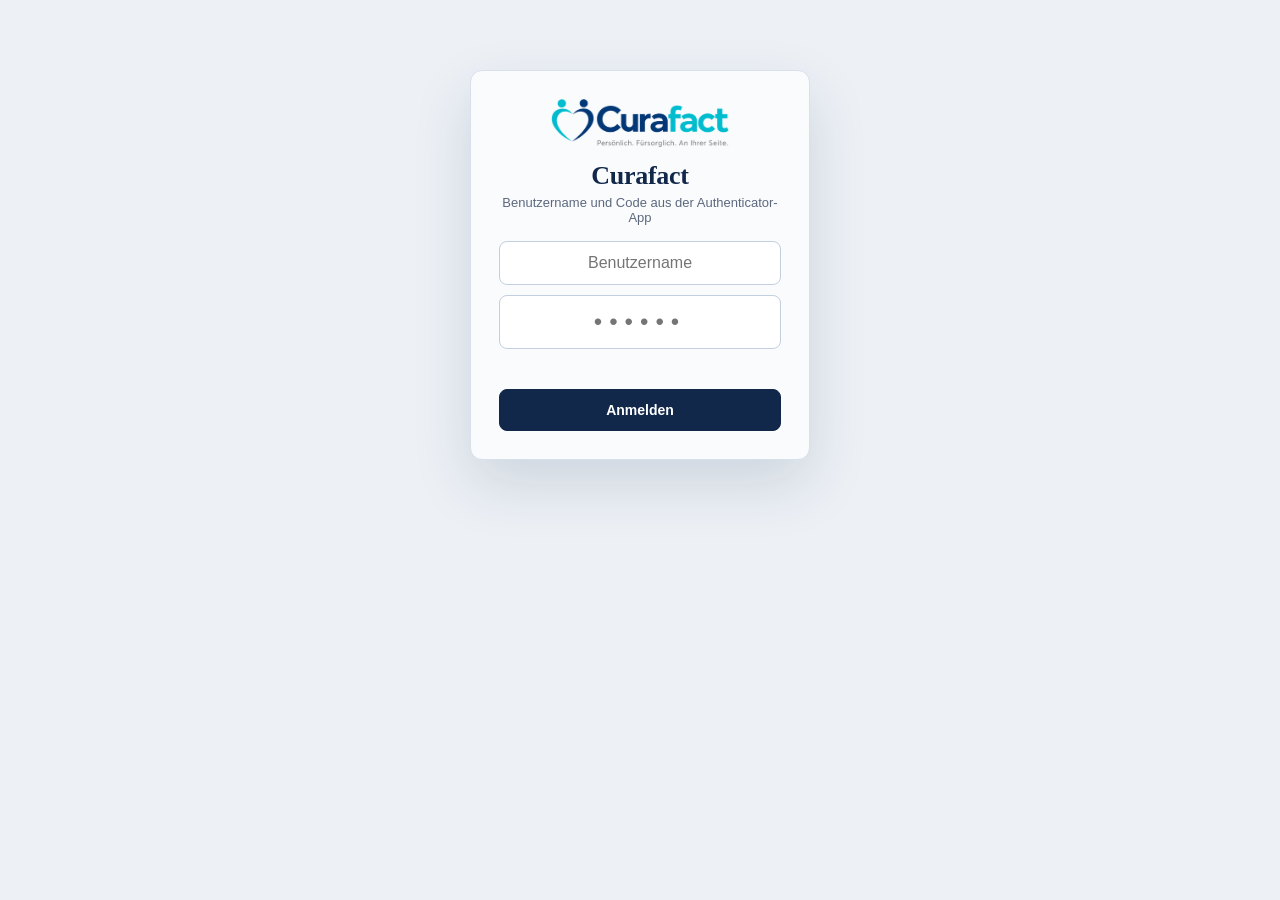
<file: index.html>
<!doctype html><html lang="de"><head><meta charset="utf-8">
<meta name="viewport" content="width=device-width, initial-scale=1">
<meta name="robots" content="noindex,nofollow">
<title>Curafact</title>
<style>
:root{--blue:#0E4A8B;--blue2:#07345f;--cyan:#20C6D4;--bg:#f5f8fb;--border:#dbe7f0;--text:#16324f;--muted:#66788a;--card:#fff}
*{box-sizing:border-box}
html,body{margin:0;background:var(--bg);font-family:-apple-system,BlinkMacSystemFont,"Segoe UI",sans-serif;color:var(--text)}
.wrap{max-width:1500px;margin:0 auto;padding:12px 14px 40px}
#head{display:flex;justify-content:space-between;align-items:center;gap:12px;margin:4px 0 14px}
#head img{height:34px}
#head .who{flex:1;text-align:right;font-size:13px;color:var(--muted);overflow:hidden;text-overflow:ellipsis;white-space:nowrap}
#head .who strong{color:var(--blue)}
button{font-family:inherit;border:1px solid var(--border);background:#fff;color:var(--blue);border-radius:10px;font-weight:700;padding:9px 14px;cursor:pointer;font-size:14px}
button.primary{background:var(--blue);color:#fff;border-color:var(--blue)}
#nav{display:flex;gap:8px;margin:0 0 16px;border-bottom:1px solid var(--border);padding-bottom:12px;overflow-x:auto}
#nav button{flex:none;font-size:15px;padding:10px 18px}
#nav button.on{background:var(--blue);color:#fff;border-color:var(--blue)}
#login{max-width:340px;margin:70px auto 0;background:#fff;border-radius:16px;padding:28px;box-shadow:0 10px 40px rgba(14,74,139,.15);text-align:center}
#login img{height:44px;margin-bottom:10px}
#login h2{margin:0 0 4px;color:var(--blue)}
#login p{margin:0 0 16px;color:var(--muted);font-size:13px}
#login input{width:100%;padding:12px;border:1px solid var(--border);border-radius:10px;font-size:16px;text-align:center;margin-bottom:10px}
#login input#code{font-size:24px;letter-spacing:7px}
#loginErr{color:#b91c1c;font-size:13px;min-height:16px;margin:4px 0 10px}
.hidden{display:none!important}
</style></head><body>
<div id="login" class="hidden">
  <img src="logo.png" alt="Curafact">
  <h2>Curafact</h2>
  <p>Benutzername und Code aus der Authenticator-App</p>
  <form id="loginForm">
    <input id="user" autocomplete="username" autocapitalize="none" spellcheck="false" placeholder="Benutzername">
    <input id="code" inputmode="numeric" autocomplete="one-time-code" maxlength="6" placeholder="••••••">
    <div id="loginErr"></div>
    <button class="primary" style="width:100%" type="submit">Anmelden</button>
  </form>
</div>
<div class="wrap hidden" id="app">
  <aside id="side">
    <div id="head"><img src="logo.png" alt="Curafact"></div>
    <div id="nav"><button data-tab="kunden">Kunden</button><button data-tab="board">Board</button><button data-tab="notizbuch" id="navNb" class="hidden">Notizbuch</button><button data-tab="mitarbeiter" id="navMa" class="hidden">Mitarbeiter</button></div>
    <div class="sideBottom"><span class="who" id="who"></span><button id="logout">Abmelden</button></div>
  </aside>
  <main id="mainArea">
    <div id="tab-kunden"><div id="kdRoot"></div></div>
    <div id="tab-board" class="hidden"><div id="bdRoot"></div></div>
    <div id="tab-notizbuch" class="hidden"><div id="nbRoot"></div></div>
    <div id="tab-mitarbeiter" class="hidden"><div id="maRoot"></div></div>
  </main>
</div>
<script src="assets/lib/pdf-lib.min.js"></script>
<script src="cf-aufnahme-druck.js?v=4"></script>
<script src="assets/lib/qrcode.min.js"></script>
<!--NW:START-->
<script>
/* Nachweis über einen Beratungsbesuch (§ 37 Abs. 3 SGB XI) im Browser erzeugen: Nachbau von scripts/fill_beratung_nachweis.py
   + scripts/pdf_fill_common.py (Overlay auf den amtlichen Vordruck, Koordinaten aus configs/AOK/beratung_nachweis_mapping.json).
   Benötigt pdf-lib (window.PDFLib). Aufruf: NW.erzeugen({template:ArrayBuffer, mapping:Object}, kunde, besuch, {ik:'…', kassen:[…], sigPersonen:{name:dataurl}}) -> Uint8Array */
(function(root){
'use strict';
var PL=root.PDFLib||(typeof require!=='undefined'?require('pdf-lib'):null);
var MASSNAHMEN_CODES=['pflegekurs','kombinationsleistung','verhinderungspflege','tages_nachtpflege','unterstuetzung_alltag','pflege_hilfsmittel','erneute_pflegebegutachtung','pflegesachleistungen','kurzzeitpflege','wohnraumanpassung','rehabilitationsleistungen','freistellungsmoeglichkeiten','weitere_massnahmen'];
function pad(n,l){return String(n).padStart(l||2,'0')}
function splitName(full){
  full=String(full||'').trim();if(!full)return['',''];
  if(full.indexOf(',')>=0){var i=full.indexOf(',');return[full.slice(i+1).trim(),full.slice(0,i).trim()]}
  var j=full.indexOf(' ');if(j<0)return['',full];
  return[full.slice(0,j).trim(),full.slice(j+1).trim()];
}
function dateDigits(v){
  v=String(v||'').trim();var m=/^(\d{4})-(\d{2})-(\d{2})/.exec(v);if(m)return m[3]+m[2]+m[1];
  m=/^(\d{1,2})\.(\d{1,2})\.(\d{4})$/.exec(v);if(m)return pad(m[1])+pad(m[2])+m[3];
  return v.replace(/\D/g,'').slice(0,8);
}
function timeDigits(v){
  v=String(v||'').trim();var m=/^(\d{1,2})[:.](\d{2})$/.exec(v);if(m)return pad(m[1])+m[2];
  return v.replace(/\D/g,'').slice(0,4);
}
function splitWords(text,firstLen){
  text=String(text||'').trim();if(text.length<=firstLen)return[text,''];
  var cut=text.lastIndexOf(' ',firstLen);if(cut<=0)cut=firstLen;
  return[text.slice(0,cut).trim(),text.slice(cut).trim()];
}
function splitAddressFull(addr){
  addr=String(addr||'').trim();if(!addr)return['','','',''];
  var plz='',ort='',vorne=addr,m=/(\d{4,5})\s+(.+)$/.exec(addr);
  if(m){plz=m[1];ort=m[2].trim();vorne=addr.slice(0,m.index).trim().replace(/,+\s*$/,'').trim()}
  var h=/^(.*\S)\s+(\d+\s*[a-zA-Z]?)$/.exec(vorne);
  if(h)return[h[1].trim(),h[2].trim(),plz,ort];
  return[vorne,'',plz,ort];
}
function ortDatumVorschlag(customer,besuch){
  var d=new Date(),datum=String(besuch.datum||'').trim()||pad(d.getDate())+'.'+pad(d.getMonth()+1)+'.'+d.getFullYear();
  var ort='';
  if(besuch.form==='videokonferenz')ort='Rheda-Wiedenbrück';
  else{var a=String((customer||{}).pflege_anschrift||'').trim();var m=/\b\d{5}\s+(.+?)\s*$/.exec(a);ort=m?m[1].trim():(a.indexOf(',')>=0?a.slice(a.lastIndexOf(',')+1).trim():'')}
  return ort?ort+', '+datum:datum;
}
function kasseEintrag(text,kassen){
  var t=String(text||'').toLowerCase();
  for(var i=0;i<(kassen||[]).length;i++){var k=kassen[i];if((k.match||[]).some(function(x){return t.indexOf(x)>=0}))return k}
  return null;
}
function buildValues(customer,besuch,cfg){
  cfg=cfg||{};customer=customer||{};besuch=besuch||{};
  var v={};for(var k in customer)v[k]=customer[k];
  var nm=splitName(customer.pflege_name);v.bn_vorname=nm[0];v.bn_nachname=nm[1];
  v.bn_geburtsdatum=dateDigits(customer.pflege_geburtsdatum);
  var a=splitAddressFull(customer.pflege_anschrift);
  v.bn_strasse=(a[0]+' '+a[1]).trim();v.bn_plz=a[2];v.bn_ort=a[3];
  v.besuch_datum=besuch.datum||'';v.besuch_von=besuch.uhrzeit_von||'';v.besuch_bis=besuch.uhrzeit_bis||'';
  v.besuch_datum_k=dateDigits(besuch.datum||'');v.besuch_von_k=timeDigits(besuch.uhrzeit_von||'');v.besuch_bis_k=timeDigits(besuch.uhrzeit_bis||'');
  v.besuch_videokonferenz=besuch.form==='videokonferenz';
  v.einschaetzung_pflegeperson=besuch.einschaetzung_pflegeperson||'';v.einschaetzung_beratungsperson=besuch.einschaetzung_beratungsperson||'';
  v.sichergestellt_ja=besuch.sichergestellt===true;v.sichergestellt_nein=besuch.sichergestellt===false;v.sichergestellt_grund=besuch.sichergestellt_grund||'';
  var mn=(besuch.massnahmen||[]).slice();v.massnahmen_keine=!!besuch.massnahmen_keine;
  var erl=String(besuch.massnahmen_erlaeuterung||'').trim();
  if(erl&&!v.massnahmen_keine&&mn.indexOf('weitere_massnahmen')<0)mn.push('weitere_massnahmen');
  v.massnahmen_ja=mn.length>0&&!v.massnahmen_keine;
  MASSNAHMEN_CODES.forEach(function(c){v['mn_'+c]=mn.indexOf(c)>=0});
  v.massnahmen_erlaeuterung=besuch.massnahmen_erlaeuterung||'';
  v.beratung_7a_angezeigt=!!besuch.beratung_7a_angezeigt;v.wunsch_7a=!!besuch.wunsch_7a;
  v.einwilligung_ziffer3=!!besuch.einwilligung_ziffer3;v.einwilligung_ziffer4=!!besuch.einwilligung_ziffer4;
  v.einwilligung_inaugenschein=!!besuch.einwilligung_inaugenschein;v.einwilligung_7a_verarbeitung=!!besuch.einwilligung_7a_verarbeitung;
  v.ort_datum_unterschrift=String(besuch.ort_datum_unterschrift||'').trim()||ortDatumVorschlag(customer,besuch);
  v.sig_pflegebeduerftig_dataurl=besuch.sig_pflegebeduerftig_dataurl||'';
  var bn=besuch.beratungsperson_name||'',bf=besuch.beratungsperson_funktion||'';
  var sigBp=besuch.sig_beratungsperson_dataurl||'';
  if(!sigBp&&cfg.sigPersonen){for(var n in cfg.sigPersonen){if(n.trim().toLowerCase()===String(bn).trim().toLowerCase()&&String(cfg.sigPersonen[n]).indexOf('data:image/')===0){sigBp=cfg.sigPersonen[n];break}}}
  v.sig_beratungsperson_stempel_dataurl=sigBp;v.sig_beratungsperson_dataurl=besuch.form==='videokonferenz'?sigBp:'';
  v.beratungsperson_stempel_text=(bn+(bf?'\n'+bf:'')).trim();
  v.ik_nummer_beratung=cfg.ik||'';
  var kt=besuch.kasse_name||customer.pflege_kasse||'',e=kasseEintrag(kt,cfg.kassen);
  var ans=besuch.kasse_anschrift||customer.pflege_kasse_anschrift||(e&&e.anschrift)||'';
  var ka=splitAddressFull(ans),voll=(e&&e.name)||kt,kn=splitWords(voll,29);
  v.kasse_name=kn[0];v.kasse_name2=kn[1];
  if(!v.kasse_name2&&e&&e.name2)v.kasse_name2=e.name2;
  v.kasse_strasse=ka[0];v.kasse_hausnummer=ka[1];v.kasse_plz=ka[2];v.kasse_ort=ka[3];
  return v;
}

/* ---------- Zeichnen (pdf-lib, Koordinaten wie reportlab: Ursprung links unten) ---------- */
var ASC=0.718;  /* Helvetica-Ascent (AFM) */
function safe(font,text){
  var out='';
  for(var i=0;i<text.length;i++){var ch=text[i];if(ch==='\n'||ch==='\r'){out+=ch;continue}try{font.encodeText(ch);out+=ch}catch(e){out+='?'}}
  return out;
}
function wrap(font,text,w,size){
  var lines=[];
  String(text||'').replace(/\r\n/g,'\n').replace(/\r/g,'\n').split('\n').forEach(function(raw){
    var cur='';
    raw.split(' ').forEach(function(word){
      var cand=cur?(cur+' '+word).trim():word;
      if(!cur||font.widthOfTextAtSize(cand,size)<=w)cur=cand;else{lines.push(cur);cur=word}
    });
    lines.push(cur);
  });
  return lines;
}
function drawText(page,font,text,x,y,size,dy){page.drawText(safe(font,text),{x:x,y:y+ASC*size+(dy||0),size:size,font:font})}
function drawComb(page,font,text,x,y,w,count,size,dy){
  text=String(text||'');if(count<=0||!text)return;
  var by=y+ASC*size+(dy||0);
  if(text.length>count){
    var s=size;while(s>6&&font.widthOfTextAtSize(safe(font,text),s)>w)s-=0.5;
    page.drawText(safe(font,text),{x:x+1,y:y+ASC*s+(dy||0),size:s,font:font});return;
  }
  var bw=w/count;
  for(var i=0;i<text.length;i++){
    var ch=text[i];if(ch===' ')continue;ch=safe(font,ch);
    page.drawText(ch,{x:x+i*bw+bw/2-font.widthOfTextAtSize(ch,size)/2,y:by,size:size,font:font});
  }
}
function drawMultiline(page,font,text,x,y,w,h,it){
  text=String(text||'');var size=Number(it.size||10);
  if(it.line_pitch){
    var pitch=Number(it.line_pitch),limit=parseInt(it.max_lines||Math.max(1,Math.floor(h/pitch)),10),cur=size,floor=Number(it.min_size||size);
    var lines=wrap(font,safe(font,text),w,cur);
    while(lines.length>limit&&cur-0.5>=floor){cur-=0.5;lines=wrap(font,safe(font,text),w,cur)}
    if(lines.length>limit){
      lines=lines.slice(0,limit);var last=lines[limit-1];
      while(last&&font.widthOfTextAtSize(last+'...',cur)>w)last=last.slice(0,-1);
      lines[limit-1]=last+'...';
    }
    var top=y+h,off=it.baseline_offset!=null?Number(it.baseline_offset):pitch;
    lines.forEach(function(l,i){page.drawText(l,{x:x,y:top-off-i*pitch,size:cur,font:font})});
    return;
  }
  var lh=size*1.25,mx=Math.max(1,Math.floor(h/lh)),ls=wrap(font,safe(font,text),w,size),tp=y+h;
  ls.slice(0,mx).forEach(function(l,i){page.drawText(l,{x:x,y:tp-ASC*size-i*lh,size:size,font:font})});
}
function drawCross(page,x,y,w,h){
  var m=Math.min(w,h)*0.2,th=Math.max(0.9,Math.min(w,h)*0.11),opt={thickness:th,color:PL.rgb(0,0,0),lineCap:PL.LineCapStyle.Round};
  page.drawLine(Object.assign({start:{x:x+m,y:y+m},end:{x:x+w-m,y:y+h-m}},opt));
  page.drawLine(Object.assign({start:{x:x+m,y:y+h-m},end:{x:x+w-m,y:y+m}},opt));
}
function b64ToBytes(b64){
  if(typeof atob==='function'){var bin=atob(b64),u=new Uint8Array(bin.length);for(var i=0;i<bin.length;i++)u[i]=bin.charCodeAt(i);return u}
  return new Uint8Array(Buffer.from(b64,'base64'));
}
async function drawImage(doc,page,src,x,y,w,h,fit){
  if(typeof src!=='string'||src.indexOf('data:')!==0)return;
  var comma=src.indexOf(','),head=src.slice(0,comma),bytes=b64ToBytes(src.slice(comma+1));
  var img=/image\/jpe?g/i.test(head)?await doc.embedJpg(bytes):await doc.embedPng(bytes);
  var iw=img.width,ih=img.height;
  if(fit==='contain'&&w&&h&&iw&&ih){var s=Math.min(w/iw,h/ih),nw=iw*s,nh=ih*s;page.drawImage(img,{x:x+(w-nw)/2,y:y,width:nw,height:nh});return}
  page.drawImage(img,{x:x,y:y,width:w||120,height:h||40});
}

async function erzeugen(assets,customer,besuch,cfg){
  var values=buildValues(customer,besuch,cfg);
  var doc=await PL.PDFDocument.load(assets.template);
  var font=await doc.embedFont(PL.StandardFonts.Helvetica);
  var pages=doc.getPages(),mapping=assets.mapping,byPage={};
  (mapping.pages||[]).forEach(function(p){byPage[parseInt(p.page,10)]=p.items||[]});
  for(var pi=0;pi<pages.length;pi++){
    var page=pages[pi],ph=page.getHeight(),items=byPage[pi]||[];
    for(var ii=0;ii<items.length;ii++){
      var it=items[ii],x=Number(it.x||0),w=Number(it.w||0),h=Number(it.h||0),y=ph-(Number(it.y||0)+h),dy=Number(it.dy||0),val=values[it.key];
      if(it.type==='text'){if(val)drawText(page,font,String(val),x,y,parseInt(it.size||12,10),dy)}
      else if(it.type==='comb'){if(val)drawComb(page,font,val,x,y,w,parseInt(it.count||1,10),Number(it.size||9),dy)}
      else if(it.type==='multiline'){if(val)drawMultiline(page,font,val,x,y,w,h,it)}
      else if(it.type==='checkbox'){if(val)drawCross(page,x,y,w,h)}
      else if(it.type==='image'){if(val)await drawImage(doc,page,val,x,y,w,h,it.fit)}
    }
  }
  return await doc.save();
}
var NW={buildValues:buildValues,erzeugen:erzeugen,splitAddressFull:splitAddressFull,
  async laden(base){
    base=base||'';
    var t=await fetch(base+'assets/nachweis_vordruck.pdf').then(function(r){if(!r.ok)throw new Error('Vordruck nicht gefunden');return r.arrayBuffer()});
    var m=await fetch(base+'assets/nachweis_mapping.json').then(function(r){if(!r.ok)throw new Error('Mapping nicht gefunden');return r.json()});
    return {template:t,mapping:m};
  }};
root.NW=NW;
if(typeof module!=='undefined'&&module.exports)module.exports=NW;
})(typeof window!=='undefined'?window:globalThis);
</script>
<!--NW:END-->
<!--DK:START-->
<script>
/* Beratungsunterlagen (Datenschutzinformation, Beratungsvereinbarung, Vollmacht) im Browser als PDF erzeugen.
   Vorlagen: assets/dokumente/<id>.json (aus den Word-Vorlagen, scripts/dokumente_vorlagen_erzeugen.py), Briefkopf wie in Studio
   (türkise Leiste, Logo, dreispaltige Fußzeile). Benötigt pdf-lib (window.PDFLib).
   Aufruf: DOK.erzeugen(vorlage, werte, {briefkopf:{name,zeilen1,zeilen2,zeilen3}, logo:ArrayBuffer}) -> Uint8Array */
(function(root){
'use strict';
var PL=root.PDFLib||(typeof require!=='undefined'?require('pdf-lib'):null);
var MM=72/25.4, W=595.28, H=841.89;
var M={top:47*MM,left:25*MM,right:20*MM,bottom:36*MM};
var LUECKE='________________', SIG_LINIE='_________________________________';
var TEXT=[0.2,0.2,0.2], BLAU=[15/255,63/255,122/255];
function hexRgb(h){h=String(h||'').replace('#','');if(h.length!==6)return null;return [parseInt(h.slice(0,2),16)/255,parseInt(h.slice(2,4),16)/255,parseInt(h.slice(4,6),16)/255]}
function b64ToBytes(b64){if(typeof atob==='function'){var bin=atob(b64),u=new Uint8Array(bin.length);for(var i=0;i<bin.length;i++)u[i]=bin.charCodeAt(i);return u}return new Uint8Array(Buffer.from(b64,'base64'))}
function safe(font,text){var o='';for(var i=0;i<text.length;i++){var ch=text[i];if(ch==='\n'){o+=ch;continue}try{font.encodeText(ch);o+=ch}catch(e){o+='?'}}return o}
function fill(text,vals){
  return String(text||'').replace(/\{\{\s*(\w+)\s*\}\}/g,function(_,k){var v=vals[k];if(v==null||v==='')return k.indexOf('sig_')===0?SIG_LINIE:LUECKE;return String(v)});
}
function isSigPara(b){
  var t=(b.runs||[]).map(function(r){return r.x||''}).join('').trim();
  var m=/^\{\{\s*(sig_\w+)\s*\}\}$/.exec(t);return m?m[1]:null;
}
async function erzeugen(vorlage,vals,opts){
  opts=opts||{};vals=vals||{};
  var doc=await PL.PDFDocument.create();
  var F={r:await doc.embedFont(PL.StandardFonts.Helvetica),b:await doc.embedFont(PL.StandardFonts.HelveticaBold),i:await doc.embedFont(PL.StandardFonts.HelveticaOblique),bi:await doc.embedFont(PL.StandardFonts.HelveticaBoldOblique)};
  var logo=opts.logo?await doc.embedPng(opts.logo):null, bk=opts.briefkopf||null;
  var imgCache={};
  async function img(url){
    if(imgCache[url])return imgCache[url];
    var c=url.indexOf(','),head=url.slice(0,c),bytes=b64ToBytes(url.slice(c+1));
    return imgCache[url]=/image\/jpe?g/i.test(head)?await doc.embedJpg(bytes):await doc.embedPng(bytes);
  }
  var page,y;
  function briefkopf(p){
    if(!bk)return;
    p.drawRectangle({x:0,y:H-5*MM,width:W,height:5*MM,color:PL.rgb(22/255,169/255,186/255)});
    if(logo){var lw=61*MM,lh=lw*logo.height/logo.width;p.drawImage(logo,{x:W-M.right-lw,y:H-13*MM-lh,width:lw,height:lh})}
    var fy=H-271*MM;
    p.drawLine({start:{x:0,y:fy},end:{x:W,y:fy},thickness:0.5,color:PL.rgb(0.604,0.639,0.678)});
    var cols=[[25*MM,56*MM,[{t:bk.name,bold:true}].concat((bk.zeilen1||[]).map(function(t){return{t:t}}))],[84*MM,48*MM,(bk.zeilen2||[]).map(function(t){return{t:t}})],[132*MM,58*MM,(bk.zeilen3||[]).map(function(t){return{t:t}})]];
    cols.forEach(function(c){
      var yy=fy-3.2*MM-6.6*0.9;
      c[2].forEach(function(l){
        var f=l.bold?F.b:F.r,words=safe(f,l.t||'').split(' '),cur='';
        var lines=[];words.forEach(function(w){var cand=cur?cur+' '+w:w;if(!cur||f.widthOfTextAtSize(cand,6.6)<=c[1])cur=cand;else{lines.push(cur);cur=w}});lines.push(cur);
        lines.forEach(function(t){p.drawText(t,{x:c[0],y:yy,size:6.6,font:f,color:l.bold?PL.rgb(BLAU[0],BLAU[1],BLAU[2]):PL.rgb(0.42,0.455,0.502)});yy-=6.6*1.55});
      });
    });
  }
  function newPage(){page=doc.addPage([W,H]);briefkopf(page);y=H-M.top}
  newPage();
  var bottom=M.bottom+6*MM*0; /* Inhalt endet 36 mm über dem unteren Rand */
  function fontFor(r){return r.b&&r.i?F.bi:(r.b?F.b:(r.i?F.i:F.r))}
  /* Absatz in Zeilen umbrechen: Liste von {items:[{t,font,size,color}], h, w} */
  function layout(b,width,defSize){
    var toks=[];
    (b.runs||[]).forEach(function(r){
      if(r.pb){toks.push({pb:1});return}
      var size=r.s||defSize,font=fontFor(r),col=hexRgb(r.c)||((r.b&&size>=10.9)?BLAU:TEXT);
      var text=safe(font,fill(r.x,vals));
      text.split('\n').forEach(function(part,pi){
        if(pi>0)toks.push({br:1,size:size});
        part.split(/( +)/).forEach(function(w){if(w!=='')toks.push({t:w,font:font,size:size,color:col,sp:/^ +$/.test(w)})});
      });
    });
    var lines=[],cur={items:[],w:0,size:defSize};
    function flush(){while(cur.items.length&&cur.items[cur.items.length-1].sp){cur.w-=cur.items[cur.items.length-1].wd;cur.items.pop()}cur.h=Math.max(cur.size,defSize*0.9)*1.3;lines.push(cur);cur={items:[],w:0,size:defSize}}
    toks.forEach(function(k){
      if(k.pb){flush();lines.push({pb:1,h:0,items:[]});return}
      if(k.br){flush();return}
      var wd=k.font.widthOfTextAtSize(k.t,k.size);k.wd=wd;
      if(!k.sp&&cur.w+wd>width&&cur.items.length){flush()}
      if(k.sp&&!cur.items.length)return;
      if(!k.sp&&wd>width){ /* sehr langes Wort: zeichenweise */
        var part='';for(var ci=0;ci<k.t.length;ci++){var tst=part+k.t[ci];if(k.font.widthOfTextAtSize(tst,k.size)>width-cur.w&&part){cur.items.push({t:part,font:k.font,size:k.size,color:k.color,wd:k.font.widthOfTextAtSize(part,k.size)});cur.w+=k.font.widthOfTextAtSize(part,k.size);cur.size=Math.max(cur.size,k.size);flush();part=k.t[ci]}else part=tst}
        if(part){var w2=k.font.widthOfTextAtSize(part,k.size);cur.items.push({t:part,font:k.font,size:k.size,color:k.color,wd:w2});cur.w+=w2;cur.size=Math.max(cur.size,k.size)}
        return;
      }
      cur.items.push(k);cur.w+=wd;cur.size=Math.max(cur.size,k.size);
    });
    if(cur.items.length||!lines.length)flush();
    return lines;
  }
  function drawLines(lines,x0,width,al,startY,pg){
    var yy=startY;
    lines.forEach(function(ln){
      var base=yy-0.9055*ln.size;
      var x=x0;if(al==='center')x=x0+(width-ln.w)/2;else if(al==='right')x=x0+width-ln.w;
      ln.items.forEach(function(it){pg.drawText(it.t,{x:x,y:base,size:it.size,font:it.font,color:PL.rgb(it.color[0],it.color[1],it.color[2])});x+=it.wd});
      yy-=ln.h;
    });
    return yy;
  }
  var contentW=W-M.left-M.right;
  async function sigImage(url,maxW,maxH){var im=await img(url),s=Math.min(maxW/im.width,maxH/im.height);return{im:im,w:im.width*s,h:im.height*s}}
  async function blockHeight(b,width){ /* nur Absätze */
    var sig=isSigPara(b);
    if(sig&&typeof vals[sig]==='string'&&vals[sig].indexOf('data:image/')===0){var si=await sigImage(vals[sig],Math.min(width,50*MM),20*MM);return{sig:si,h:si.h+4,lines:null}}
    var ls=layout(b,width-(b.li||0),vorlage.size||10.5);
    var h=ls.reduce(function(a,l){return a+l.h},0);
    if(sig)h+=16;  /* Platz zum handschriftlichen Unterschreiben auf der Linie */
    return{lines:ls,h:h,handsig:!!sig};
  }
  var blocks=vorlage.blocks||[];
  for(var bi=0;bi<blocks.length;bi++){
    var b=blocks[bi];
    if(b.t==='p'){
      var sb=b.sb||0,sa=b.sa!=null?b.sa:5;
      var m=await blockHeight(b,contentW);
      if(m.lines&&m.lines.some(function(l){return l.pb})){ /* Seitenumbruch im Absatz */
        newPage();continue;
      }
      var need=sb+(m.lines?m.lines[0].h:m.h);
      if(b.kn&&blocks[bi+1]&&blocks[bi+1].t==='p'){var nm=await blockHeight(blocks[bi+1],contentW);need+=sa+(blocks[bi+1].sb||0)+(nm.lines?nm.lines[0].h:nm.h)}
      if(y-need<bottom&&y<H-M.top-1)newPage();
      y-=sb;
      if(m.sig){page.drawImage(m.sig.im,{x:M.left+(b.li||0),y:y-m.sig.h,width:m.sig.w,height:m.sig.h});y-=m.h}
      else{
        if(m.handsig)y-=16;
        /* Absatz zeilenweise über Seitengrenzen */
        var rest=m.lines.slice();
        while(rest.length){
          var fit=[];var hh=0;
          while(rest.length&&(y-hh-rest[0].h>=bottom||!fit.length&&y>=H-M.top-1)){hh+=rest[0].h;fit.push(rest.shift())}
          if(!fit.length){newPage();continue}
          drawLines(fit,M.left+(b.li||0),contentW-(b.li||0),b.al,y,page);y-=hh;
          if(rest.length)newPage();
        }
      }
      y-=sa;
    }else if(b.t==='tbl'){
      var rows=b.rows||[],ncol=Math.max.apply(null,rows.map(function(r){return r.length})),cw=contentW/ncol,padX=5,padY=3;
      var meas=[],total=4;
      for(var ri=0;ri<rows.length;ri++){
        var cells=[],rh=0;
        for(var ci2=0;ci2<rows[ri].length;ci2++){
          var ch=padY*2,items=[];
          for(var pi=0;pi<rows[ri][ci2].length;pi++){var pb=rows[ri][ci2][pi],mm=await blockHeight(pb,cw-padX*2);items.push({b:pb,m:mm});ch+=mm.h+(mm.handsig?16:0)+2}
          cells.push({items:items,h:ch});rh=Math.max(rh,ch);
        }
        meas.push({cells:cells,h:rh});total+=rh;
      }
      if(y-total<bottom&&y<H-M.top-1)newPage();
      y-=4;
      for(var r3=0;r3<meas.length;r3++){
        for(var c3=0;c3<meas[r3].cells.length;c3++){
          var cx=M.left+c3*cw+padX,cy=y-padY;
          meas[r3].cells[c3].items.forEach(function(it){
            if(it.m.sig){page.drawImage(it.m.sig.im,{x:cx,y:cy-it.m.sig.h,width:it.m.sig.w,height:it.m.sig.h});cy-=it.m.h+2}
            else{if(it.m.handsig)cy-=16;cy=drawLines(it.m.lines,cx,cw-padX*2,it.b.al,cy,page)-2}
          });
        }
        y-=meas[r3].h;
      }
      y-=8;
    }
  }
  return await doc.save();
}
function sigVon(cfg,name){
  var sp=(cfg&&cfg.unterschriften)||{},n=String(name||'').trim().toLowerCase();
  for(var k in sp){if(k.trim().toLowerCase()===n&&String(sp[k]).indexOf('data:image/')===0)return sp[k]}
  return '';
}
/* Werte wie Studio (build_mapping): Träger aus der Konfiguration, Kunde aus der Akte; Unterschrift der UG: bevollmächtigte
   Beratungsperson, sobald die Vollmacht datiert ist, sonst Linie zum handschriftlichen Unterschreiben. */
function unterlagenWerte(id,ctx){
  var c=ctx.kunde||{},cfg=ctx.cfg||{},tr=cfg.traeger||{},bv=tr.bevollmaechtigte||{},un=cfg.unterlagen||{};
  var v={};for(var k in (tr.map||{}))v[k]=tr.map[k];
  v.pflege_name=c.pflege_name||'';v.pflege_anschrift=c.pflege_anschrift||'';v.pflege_geburtsdatum=c.pflege_geburtsdatum||'';
  v.pflege_kvnr=c.pflege_kvnr||'';v.pflege_kasse=c.pflege_kasse||'';v.person_name=(c.person_name||'').trim()||'entfällt';
  v.vertrag_ort=ctx.ort||'';v.vertrag_datum=ctx.datum||'';
  v.auftragsverarbeiter=un.auftragsverarbeiter||'';v.aufbewahrung_dokumentation=un.aufbewahrung_dokumentation||'10 Jahre';
  v.sig_kunde=ctx.sigKunde||'';
  var hatVollmacht=!!(bv.name&&bv.datum);
  if(hatVollmacht){v.unterzeichner_traeger=bv.name+' (bevollmächtigt)';v.sig_traeger=sigVon(cfg,bv.name)}
  else{v.unterzeichner_traeger=tr.gf_name||'';v.sig_traeger=sigVon(cfg,tr.gf_name)}
  if(id==='vollmacht'){
    v.gf_name=tr.gf_name||'';v.bevollmaechtigte_name=bv.name||'';v.bevollmaechtigte_funktion=bv.funktion||'';
    v.sig_traeger=sigVon(cfg,tr.gf_name);v.sig_partner=sigVon(cfg,bv.name);
  }
  return v;
}
var DATEINAMEN={datenschutz:'Datenschutzinformation',vereinbarung:'Beratungsvereinbarung',vollmacht:'Vollmacht_Beratungsperson'};
async function unterlage(id,ctx,base){
  var a=await DOK.laden(base||'',id);
  var cfg=ctx.cfg||{},bk=(cfg.traeger&&cfg.traeger.briefkopf)||null;
  var bytes=await erzeugen(a.vorlage,unterlagenWerte(id,ctx),{briefkopf:bk,logo:a.logo});
  var d=String(ctx.datum||'').replace(/[^\w.-]/g,'_');
  return {bytes:bytes,fileName:DATEINAMEN[id]+(d?'_'+d:'')+'.pdf',titel:(a.vorlage.titel||id)+(ctx.datum?' '+ctx.datum:''),art:id==='vollmacht'?'vollmacht':id};
}
/* Mehrere PDFs zu einem Sammel-PDF zusammenfügen (Reihenfolge wie übergeben) */
async function sammeln(liste){
  var out=await PL.PDFDocument.create();
  for(var i=0;i<liste.length;i++){
    var d=await PL.PDFDocument.load(liste[i]);
    var pages=await out.copyPages(d,d.getPageIndices());
    pages.forEach(function(p){out.addPage(p)});
  }
  return await out.save();
}
/* Drucken: PDF in einem unsichtbaren Rahmen laden und den Druckdialog öffnen (fällt auf „öffnen“ zurück) */
function drucken(bytes){
  var url=URL.createObjectURL(new Blob([bytes],{type:'application/pdf'}));
  try{
    var f=document.createElement('iframe');
    f.style.cssText='position:fixed;right:0;bottom:0;width:1px;height:1px;border:0;opacity:0';
    f.onload=function(){try{f.contentWindow.focus();f.contentWindow.print()}catch(e){window.open(url,'_blank')}setTimeout(function(){try{f.remove()}catch(e){}},60000)};
    f.src=url;document.body.appendChild(f);
  }catch(e){window.open(url,'_blank')}
}
/* Teilen: Teilen-Menü des Geräts (iPhone/iPad/Mac: Mail, Nachrichten, AirDrop, Drucken …); sonst Datei speichern */
async function teilen(bytes,name,titel){
  var file=new File([bytes],name,{type:'application/pdf'});
  try{
    if(navigator.canShare&&navigator.canShare({files:[file]})){await navigator.share({files:[file],title:titel||name});return 'geteilt'}
  }catch(e){if(e&&e.name==='AbortError')return 'abgebrochen'}
  var url=URL.createObjectURL(file),a=document.createElement('a');a.href=url;a.download=name;document.body.appendChild(a);a.click();setTimeout(function(){a.remove()},1000);
  return 'gespeichert';
}
var ART_RANG={datenschutz:1,vereinbarung:2,vollmacht:3,nachweis:4,vertrag:5,sonstiges:6};
var DOK={erzeugen:erzeugen,unterlage:unterlage,unterlagenWerte:unterlagenWerte,sammeln:sammeln,drucken:drucken,teilen:teilen,ART_RANG:ART_RANG,
  async laden(base,id){
    base=base||'';
    var v=await fetch(base+'assets/dokumente/'+id+'.json').then(function(r){if(!r.ok)throw new Error('Vorlage „'+id+'“ nicht gefunden');return r.json()});
    var logo=await fetch(base+'assets/dokumente/briefkopf_logo.png').then(function(r){return r.ok?r.arrayBuffer():null});
    return {vorlage:v,logo:logo};
  }};
root.DOK=DOK;
if(typeof module!=='undefined'&&module.exports)module.exports=DOK;
})(typeof window!=='undefined'?window:globalThis);
</script>
<!--DK:END-->
<!--BD:START-->
<style>
.bd{--bd-blue:var(--blue,#0E4A8B);--bd-border:var(--border,#dbe7f0);--bd-muted:var(--muted,#66788a);--bd-text:var(--text,#16324f);--bd-cyan:var(--cyan,#20C6D4);--bd-bg:var(--bg,#f5f8fb);color:var(--bd-text);font-size:14px}
.bd *{box-sizing:border-box}
.bd button{font-family:inherit}
.bdBar{display:flex;gap:10px;flex-wrap:wrap;align-items:center;margin-bottom:14px}
.bdTabs,.bdViews{display:flex;gap:6px;flex-wrap:wrap}
.bdTab,.bdViewBtn,.bdBtn{border:1px solid var(--bd-border);background:#fff;color:var(--bd-blue);border-radius:12px;padding:9px 13px;font-weight:800;cursor:pointer;font-size:14px}
.bdTab.on,.bdViewBtn.on{background:var(--bd-blue);color:#fff;border-color:var(--bd-blue)}
.bdBtn.primary{background:var(--bd-blue);color:#fff;border-color:var(--bd-blue)}
.bdBtn.danger{color:#b91c1c}
.bdBtn:hover,.bdTab:hover,.bdViewBtn:hover{border-color:var(--bd-cyan)}
.bdBtn[disabled]{opacity:.5;cursor:default}
.bdSearch{flex:1;min-width:150px;max-width:280px;border:1px solid var(--bd-border);border-radius:12px;padding:9px 12px;font-size:14px;background:#fff}
.bdSpacer{flex:1}
.bdChk{display:flex;gap:6px;align-items:center;font-weight:700;color:var(--bd-muted);cursor:pointer}
.bdChk input{width:auto}
.bdBoard{display:flex;gap:12px;overflow-x:auto;padding-bottom:12px;align-items:flex-start;-webkit-overflow-scrolling:touch}
.bdCol{flex:0 0 285px;background:#eaf2f8;border-radius:16px;padding:10px;display:flex;flex-direction:column;max-height:calc(100vh - 230px);min-height:90px}
.bdCol.over{outline:2px dashed var(--bd-cyan);background:#e0f6f9}
.bdColHead{display:flex;align-items:center;gap:8px;margin:2px 2px 10px;font-weight:900;text-transform:uppercase;font-size:12px;letter-spacing:.03em;color:var(--bd-blue)}
.bdDot{width:10px;height:10px;border-radius:50%;flex:none}
.bdCount{background:#fff;border-radius:999px;padding:1px 8px;font-size:12px;color:var(--bd-muted)}
.bdAdd{margin-left:auto;border:0;background:transparent;font-size:20px;line-height:1;color:var(--bd-blue);cursor:pointer;padding:0 4px}
.bdCards{overflow-y:auto;display:flex;flex-direction:column;gap:8px;min-height:30px;padding:2px}
.bdCard{background:#fff;border:1px solid var(--bd-border);border-radius:12px;padding:10px 11px;cursor:pointer;box-shadow:0 3px 10px rgba(14,74,139,.06);user-select:none;-webkit-user-select:none;-webkit-touch-callout:none}
.bdCard:hover{border-color:var(--bd-cyan)}
.bdCard.dragging{opacity:.35}
.bdCard.inactive{opacity:.55;background:#f1f4f7;filter:grayscale(1)}
.bdCard.inactive:hover{opacity:.85}
.bdT{font-weight:800;line-height:1.3;word-break:break-word}
.bdMeta{display:flex;flex-wrap:wrap;gap:6px;margin-top:8px;align-items:center}
.bdChip{font-size:12px;border-radius:999px;padding:2px 8px;background:#eef3f7;color:var(--bd-muted);font-weight:700;white-space:nowrap}
.bdChip.late{background:#fde8e8;color:#b91c1c}
.bdChip.done{background:#dff7ee;color:#087044}
.bdChip.tag{background:#e9f8fa;color:#087884}
.bdChip.dup{background:#fff4dd;color:#8a5a00}
.bdAv{width:22px;height:22px;border-radius:50%;background:var(--bd-blue);color:#fff;font-size:10px;font-weight:900;display:inline-flex;align-items:center;justify-content:center;margin-left:auto}
.bdAvs{display:flex;margin-left:auto}.bdAvs .bdAv{margin-left:-6px;border:2px solid #fff}
.bdPrio{width:8px;height:8px;border-radius:50%;display:inline-block}
.bdMore{border:1px dashed var(--bd-border);background:transparent;border-radius:10px;padding:7px;color:var(--bd-muted);font-weight:700;cursor:pointer}
.bdQuick{width:100%;border:1px solid var(--bd-cyan);border-radius:10px;padding:9px;font-size:14px;margin-bottom:8px}
.bdGhost{position:fixed;z-index:100000;pointer-events:none;width:260px;opacity:.92;transform:rotate(2deg);box-shadow:0 14px 30px rgba(0,0,0,.25)}
.bdTable{width:100%;border-collapse:collapse;background:#fff;border:1px solid var(--bd-border);border-radius:12px;overflow:hidden}
.bdTable th{background:#f2f8fc;color:var(--bd-blue);text-align:left;font-size:12px;text-transform:uppercase;padding:10px}
.bdTable td{padding:10px;border-top:1px solid var(--bd-border);vertical-align:top}
.bdTable tr.row{cursor:pointer}.bdTable tr.row:hover{background:#f7fcfd}
.bdCal{display:grid;grid-template-columns:repeat(7,1fr);gap:6px}
.bdCalHead{font-weight:900;color:var(--bd-muted);font-size:12px;text-align:center;padding:4px}
.bdDay{background:#fff;border:1px solid var(--bd-border);border-radius:10px;min-height:92px;padding:5px;overflow:hidden}
.bdDay.out{background:#f3f7fa;opacity:.7}.bdDay.today{border-color:var(--bd-cyan);box-shadow:0 0 0 2px #bff0f5}
.bdDayNum{font-size:12px;font-weight:900;color:var(--bd-muted)}
.bdEv{display:block;width:100%;text-align:left;border:0;background:#e6f0fa;color:var(--bd-blue);border-radius:6px;padding:3px 5px;margin-top:3px;font-size:12px;font-weight:700;cursor:pointer;overflow:hidden;text-overflow:ellipsis;white-space:nowrap}
.bdEv.done{background:#dff7ee;color:#087044}
.bdMonth{display:flex;align-items:center;gap:10px;margin-bottom:10px;font-weight:900;font-size:17px}
.bdModalBg{position:fixed;inset:0;background:rgba(7,32,58,.5);z-index:9999;display:flex;align-items:flex-start;justify-content:center;overflow:auto;padding:30px 12px}
.bdModal{background:#fff;border-radius:18px;width:100%;max-width:760px;padding:22px;box-shadow:0 30px 80px rgba(0,0,0,.35)}
.bdModal.small{max-width:430px}
.bdModal h3{margin:0 0 12px;color:var(--bd-blue)}
.bdTitleIn{width:100%;font-size:20px;font-weight:900;border:1px solid transparent;border-radius:10px;padding:6px 8px;color:var(--bd-blue);background:transparent}
.bdTitleIn:hover,.bdTitleIn:focus{border-color:var(--bd-border);background:#fff}
.bdGrid{display:grid;grid-template-columns:repeat(2,1fr);gap:12px;margin:14px 0}
.bdGrid label,.bdLbl{display:block;font-size:12px;font-weight:900;color:var(--bd-muted);text-transform:uppercase;margin-bottom:4px}
.bdGrid select,.bdGrid input,.bdModal textarea,.bdModal input[type=text],.bdModal input[type=date],.bdModal select{width:100%;border:1px solid var(--bd-border);border-radius:10px;padding:9px 10px;font-size:14px;font-family:inherit;background:#fff}
.bdModal textarea{min-height:90px;resize:vertical}
.bdSec{margin-top:18px}
.bdSecHead{display:flex;align-items:center;justify-content:space-between;gap:8px;margin-bottom:8px}
.bdSecHead h4{margin:0;color:var(--bd-blue);font-size:15px}
.bdPeople{display:flex;flex-wrap:wrap;gap:6px}
.bdPerson{border:1px solid var(--bd-border);background:#fff;border-radius:999px;padding:5px 11px;cursor:pointer;font-weight:700;color:var(--bd-muted)}
.bdPerson.on{background:var(--bd-blue);color:#fff;border-color:var(--bd-blue)}
.bdCl{border:1px solid var(--bd-border);border-radius:12px;padding:10px;margin-bottom:10px;background:#fbfdff}
.bdClHead{display:flex;gap:8px;align-items:center;margin-bottom:6px}
.bdClHead b{flex:1;color:var(--bd-blue);cursor:pointer}
.bdBar2{height:6px;background:#e3edf4;border-radius:99px;overflow:hidden;margin:4px 0 8px}.bdBar2 i{display:block;height:100%;background:var(--bd-cyan)}
.bdIt{display:flex;gap:8px;align-items:flex-start;padding:5px 2px;border-bottom:1px solid #eef3f7}
.bdIt:last-of-type{border-bottom:0}
.bdIt input[type=checkbox]{width:18px;height:18px;margin-top:2px;flex:none}
.bdIt span{flex:1;word-break:break-word;cursor:text}.bdIt.res span{text-decoration:line-through;color:var(--bd-muted)}
.bdIt input[type=text]{flex:1;padding:4px 6px}
.bdX{border:0;background:transparent;color:var(--bd-muted);cursor:pointer;font-size:16px;padding:0 4px}.bdX:hover{color:#b91c1c}
.bdCm{background:#f4f8fb;border-radius:10px;padding:9px 11px;margin-bottom:8px}
.bdCm small{color:var(--bd-muted);display:block;margin-bottom:3px}.bdCm p{margin:0;white-space:pre-wrap;word-break:break-word;color:var(--bd-text)}
.bdLog{font-size:12px;color:var(--bd-muted);padding:2px 0}
.bdFile{display:flex;gap:8px;align-items:center;padding:6px 0;border-bottom:1px solid #eef3f7}.bdFile a{flex:1;color:var(--bd-blue);font-weight:700;cursor:pointer;word-break:break-all}
.bdRow{display:flex;gap:8px;align-items:center}
.bdToast{position:fixed;left:50%;bottom:22px;transform:translateX(-50%);background:#0b457f;color:#fff;border-radius:12px;padding:10px 16px;z-index:100001;font-weight:700;max-width:90vw}.bdToast.err{background:#b91c1c}
.bdEmpty{background:#fff;border:1px solid var(--bd-border);border-radius:14px;padding:18px;color:var(--bd-muted)}
.bdProg{height:10px;background:#e3edf4;border-radius:99px;overflow:hidden;margin:10px 0}.bdProg i{display:block;height:100%;background:var(--bd-blue);width:0}
.bdLogBox{background:#f2f6f9;border-radius:10px;padding:10px;font-size:12px;max-height:160px;overflow:auto;white-space:pre-wrap}
@media(max-width:700px){.bdTabs{flex-wrap:nowrap;overflow-x:auto;width:100%;padding-bottom:4px}.bdTab{white-space:nowrap;flex:none}.bdViews{width:100%}.bdViewBtn{flex:1}.bdSearch{max-width:none;min-width:0;flex:1 1 100%}.bdBar{gap:8px}.bdBtn{padding:8px 11px}.bdGrid{grid-template-columns:1fr}.bdCol{flex-basis:82vw;max-height:calc(100vh - 260px)}.bdModalBg{padding:0}.bdModal{border-radius:0;min-height:100vh;max-width:none}.bdDay{min-height:60px}.bdEv{font-size:10px}}
</style>
<script>
(function(){
'use strict';
var S={lists:[],tasks:new Map(),users:[],listId:null,view:'board',q:'',mine:false,allLists:false,since:null,month:new Date(),root:null,timer:null,drag:null,more:{},loaded:false};
var PRIO={urgent:['Dringend','#b91c1c'],high:['Hoch','#e07a00'],normal:['Normal','#1090e0'],low:['Niedrig','#66788a']};
function H(){return window.BD_HOST||{}}
function esc(v){return String(v==null?'':v).replace(/[&<>"']/g,function(c){return{'&':'&amp;','<':'&lt;','>':'&gt;','"':'&quot;',"'":'&#39;'}[c]})}
function $(s,r){return (r||S.root).querySelector(s)}
function $$(s,r){return Array.prototype.slice.call((r||S.root).querySelectorAll(s))}
function store(k,v){try{if(v===undefined)return localStorage.getItem('bd_'+k);localStorage.setItem('bd_'+k,v)}catch(e){return null}}
async function call(a,p){
  try{var r=await H().call(a,p||{});if(!r)return{ok:false,message:'Keine Antwort vom Server.'};return r}
  catch(e){return{ok:false,message:'Fehler: '+e}}
}
var toastT;
function msg(t,err){var el=$('.bdToast');el.textContent=t;el.className='bdToast'+(err?' err':'');el.style.display='block';clearTimeout(toastT);toastT=setTimeout(function(){el.style.display='none'},err?6000:2500)}
function fmtDate(d){if(!d)return'';var m=/^(\d{4})-(\d{2})-(\d{2})/.exec(d);return m?m[3]+'.'+m[2]+'.'+m[1]:d}
function fmtTs(t){if(!t)return'';var d=new Date(t);return isNaN(d)?'':d.toLocaleDateString('de-DE')+' '+d.toLocaleTimeString('de-DE',{hour:'2-digit',minute:'2-digit'})}
function todayStr(){var d=new Date();return d.getFullYear()+'-'+String(d.getMonth()+1).padStart(2,'0')+'-'+String(d.getDate()).padStart(2,'0')}
function ymd(y,m,d){return y+'-'+String(m+1).padStart(2,'0')+'-'+String(d).padStart(2,'0')}
function curList(){return S.lists.find(function(l){return l.id===S.listId})||null}
function statuses(l){var a=(l&&Array.isArray(l.statuses))?l.statuses.slice():[];var rank=function(s){return String(s.name).toLowerCase()==='nicht aktiv'?2:(s.type==='closed'?1:0)};return a.map(function(s,i){return[s,i]}).sort(function(x,y){return rank(x[0])-rank(y[0])||x[1]-y[1]}).map(function(x){return x[0]})}
var STATUS_ANZEIGE={'to do':'Beratung offen','in progress':'In Beratung','warten':'Abrechnung','nachbearbeitung':'Zahlung offen','complete':'Abgeschlossen','nicht aktiv':'Nicht mehr aktiv'};
/* Nur Anzeige: interne Statusnamen (ClickUp/Studio) bleiben unveraendert. Gilt nur fuer die Kundenliste (erkennbar am Status nachbearbeitung). */
function statusAnzeige(l,name){var a=(l&&Array.isArray(l.statuses))?l.statuses:[];var kunden=a.some(function(z){return String(z.name).toLowerCase()==='nachbearbeitung'});var k=String(name).toLowerCase();return(kunden&&STATUS_ANZEIGE[k])?STATUS_ANZEIGE[k]:name}
function isClosedStatus(l,s){var x=statuses(l).find(function(z){return z.name===s});return !!x&&(x.type==='closed'||x.type==='done')}
function listOf(t){return S.lists.find(function(l){return l.id===t.list_id})}
var PREFIX=['Pflegebedürftiger: ','Pflegeberatung: '];
function shownTitle(t){var n=t.title||'';for(var i=0;i<PREFIX.length;i++){if(n.indexOf(PREFIX[i])===0)return n.slice(PREFIX[i].length)}return n}
function initials(u){var x=S.users.find(function(z){return z.username===u});var n=(x&&x.display_name)||u||'?';var p=n.trim().split(/\s+/);return((p[0]||'?')[0]+((p[1]||'')[0]||'')).toUpperCase()}
function userName(u){var x=S.users.find(function(z){return z.username===u});return(x&&x.display_name)||u||''}
function me(){return(H().user||{}).username||''}
function visible(t){
  if(!listOf(t))return false;
  if(!S.allLists&&t.list_id!==S.listId)return false;
  if(S.mine&&(t.assignees||[]).indexOf(me())<0)return false;
  if(S.q){var h=((t.title||'')+' '+(t.customer_name||'')+' '+(t.tags||[]).join(' ')).toLowerCase();if(h.indexOf(S.q.toLowerCase())<0)return false}
  return true;
}

/* ---------- Laden ---------- */
async function load(full){
  var r=await call('board_load',(full||!S.since)?{}:{since:S.since});
  if(!r.ok){msg(r.message||'Board konnte nicht geladen werden.',true);return false}
  if(r.full)S.tasks=new Map();
  if(r.lists)S.lists=r.lists.filter(function(l){return /^(pflegeberatung|pflege-?ausbau)$/i.test(String(l.name||'').trim())});
  if(r.users)S.users=r.users;
  (r.tasks||[]).forEach(function(t){if(t.deleted_at)S.tasks.delete(t.id);else S.tasks.set(t.id,t)});
  S.since=new Date(Date.parse(r.server_time)-5000).toISOString();
  if(!S.listId||!curList()){var saved=store('list');S.listId=(S.lists.find(function(l){return l.id===saved})||S.lists[0]||{}).id||null}
  S.loaded=true;
  return true;
}
async function refresh(full){if(S.drag||S.modalOpen)return;if(await load(full))render()}

/* ---------- Grundgerüst ---------- */
function shell(){
  S.root.innerHTML='<div class="bd"><div class="bdBar" id="bdBar"></div><div id="bdBody"></div><div class="bdToast" style="display:none"></div><div id="bdModalHost"></div><div id="bdDlgHost"></div></div>';
}
function renderBar(){
  var h='<div class="bdTabs">'+S.lists.map(function(l){return'<button class="bdTab'+(l.id===S.listId?' on':'')+'" data-list="'+l.id+'">'+esc(l.name)+'</button>'}).join('')+'</div>';
  h+='<div class="bdViews">'+[['board','Board'],['list','Liste'],['cal','Kalender']].map(function(v){return'<button class="bdViewBtn'+(S.view===v[0]?' on':'')+'" data-view="'+v[0]+'">'+v[1]+'</button>'}).join('')+'</div>';
  h+='<input class="bdSearch" id="bdQ" placeholder="Suchen …" value="'+esc(S.q)+'">';
  h+='<label class="bdChk"><input type="checkbox" id="bdMine"'+(S.mine?' checked':'')+'> Meine</label>';
  if(S.view==='cal')h+='<label class="bdChk"><input type="checkbox" id="bdAll"'+(S.allLists?' checked':'')+'> alle Listen</label>';
  h+='<span class="bdSpacer"></span><button class="bdBtn primary" id="bdNew">+ Aufgabe</button><button class="bdBtn" id="bdTrash" title="Papierkorb">Papierkorb</button>';
  h+='<button class="bdBtn" id="bdReload" title="Neu laden">↻</button>';
  $('#bdBar').innerHTML=h;
}
function render(){
  if(!S.root)return;
  var keep=$('.bdBoard');var sl=keep?keep.scrollLeft:0;
  renderBar();
  if(!S.lists.length){$('#bdBody').innerHTML='<div class="bdEmpty">Noch keine Listen „Pflegeberatung“ oder „Pflege-Ausbau“ vorhanden.</div>';return}
  if(S.view==='list')renderList();else if(S.view==='cal')renderCal();else renderBoard();
  var b=$('.bdBoard');if(b)b.scrollLeft=sl;
}

/* ---------- Board ---------- */
function cardHtml(t){
  var l=listOf(t),closed=isClosedStatus(l,t.status),m='';
  if(t.priority&&PRIO[t.priority]&&t.priority!=='normal')m+='<span class="bdPrio" title="'+PRIO[t.priority][0]+'" style="background:'+PRIO[t.priority][1]+'"></span>';
  if(t.due_date)m+='<span class="bdChip'+((!closed&&t.due_date<todayStr())?' late':'')+'">'+fmtDate(t.due_date)+'</span>';
  if(t.chk_total)m+='<span class="bdChip'+(t.chk_done===t.chk_total?' done':'')+'">☑ '+t.chk_done+'/'+t.chk_total+'</span>';
  if(t.n_comments)m+='<span class="bdChip">💬 '+t.n_comments+'</span>';
  if(t.n_files)m+='<span class="bdChip">📎 '+t.n_files+'</span>';
  (t.tags||[]).forEach(function(g){m+='<span class="bdChip '+(g==='Duplikat?'?'dup':'tag')+'">'+esc(g)+'</span>'});
  var av=(t.assignees||[]).slice(0,3).map(function(u){return'<span class="bdAv" title="'+esc(userName(u))+'">'+esc(initials(u))+'</span>'}).join('');
  if(av)m+='<span class="bdAvs">'+av+'</span>';
  return'<div class="bdCard'+(String(t.status).toLowerCase()==='nicht aktiv'?' inactive':'')+'" data-id="'+t.id+'"><div class="bdT">'+esc(shownTitle(t))+'</div>'+(m?'<div class="bdMeta">'+m+'</div>':'')+'</div>';
}
function renderBoard(){
  var l=curList();var st=statuses(l);
  var tasks=Array.from(S.tasks.values()).filter(function(t){return t.list_id===S.listId&&visible(t)});
  var h='<div class="bdBoard">';
  st.forEach(function(s){
    var cs=tasks.filter(function(t){return t.status===s.name});
    var closed=s.type==='closed'||s.type==='done';
    cs.sort(closed?function(a,b){return String(b.closed_at||b.updated_at).localeCompare(String(a.closed_at||a.updated_at))}:function(a,b){return a.position-b.position});
    var lim=closed?(S.more[s.name]||15):9999;
    h+='<div class="bdCol" data-status="'+esc(s.name)+'"><div class="bdColHead"><span class="bdDot" style="background:'+esc(s.color||'#66788a')+'"></span>'+esc(statusAnzeige(l,s.name))+'<span class="bdCount">'+cs.length+'</span><button class="bdAdd" data-add="'+esc(s.name)+'" title="Aufgabe hinzufügen">+</button></div><div class="bdCards">';
    h+='<div class="bdQuickHost"></div>';
    cs.slice(0,lim).forEach(function(t){h+=cardHtml(t)});
    if(cs.length>lim)h+='<button class="bdMore" data-more="'+esc(s.name)+'">'+(cs.length-lim)+' weitere anzeigen</button>';
    h+='</div></div>';
  });
  $('#bdBody').innerHTML=h+'</div>';
}

/* ---------- Liste ---------- */
function renderList(){
  var l=curList();
  var tasks=Array.from(S.tasks.values()).filter(function(t){return t.list_id===S.listId&&visible(t)});
  var order=statuses(l).map(function(s){return s.name});
  tasks.sort(function(a,b){return order.indexOf(a.status)-order.indexOf(b.status)||a.position-b.position});
  var h='<div style="overflow:auto"><table class="bdTable"><tr><th>Aufgabe</th><th>Status</th><th>Fällig</th><th>Zugewiesen</th><th>Checkliste</th></tr>';
  tasks.forEach(function(t){
    var s=statuses(l).find(function(z){return z.name===t.status})||{};
    h+='<tr class="row" data-id="'+t.id+'"><td><b>'+esc(shownTitle(t))+'</b>'+((t.tags||[]).map(function(g){return' <span class="bdChip tag">'+esc(g)+'</span>'}).join(''))+'</td><td><span class="bdDot" style="display:inline-block;background:'+esc(s.color||'#66788a')+'"></span> '+esc(statusAnzeige(l,t.status))+'</td><td>'+fmtDate(t.due_date)+'</td><td>'+(t.assignees||[]).map(function(u){return esc(userName(u))}).join(', ')+'</td><td>'+(t.chk_total?t.chk_done+'/'+t.chk_total:'')+'</td></tr>';
  });
  $('#bdBody').innerHTML=h+'</table></div>'+(tasks.length?'':'<div class="bdEmpty" style="margin-top:10px">Keine Aufgaben.</div>');
}

/* ---------- Kalender ---------- */
function renderCal(){
  var y=S.month.getFullYear(),mo=S.month.getMonth();
  var first=new Date(y,mo,1),offs=(first.getDay()+6)%7,days=new Date(y,mo+1,0).getDate();
  var MN=['Januar','Februar','März','April','Mai','Juni','Juli','August','September','Oktober','November','Dezember'];
  var byDay={};
  S.tasks.forEach(function(t){if(t.due_date&&visible(t)){(byDay[t.due_date]=byDay[t.due_date]||[]).push(t)}});
  var h='<div class="bdMonth"><button class="bdBtn" data-mon="-1">‹</button><span>'+MN[mo]+' '+y+'</span><button class="bdBtn" data-mon="1">›</button><button class="bdBtn" data-mon="0">Heute</button></div><div class="bdCal">';
  ['Mo','Di','Mi','Do','Fr','Sa','So'].forEach(function(d){h+='<div class="bdCalHead">'+d+'</div>'});
  var total=Math.ceil((offs+days)/7)*7;
  for(var i=0;i<total;i++){
    var dn=i-offs+1,d=new Date(y,mo,dn),key=ymd(d.getFullYear(),d.getMonth(),d.getDate());
    h+='<div class="bdDay'+(dn<1||dn>days?' out':'')+(key===todayStr()?' today':'')+'"><div class="bdDayNum">'+d.getDate()+'</div>';
    (byDay[key]||[]).forEach(function(t){h+='<button class="bdEv'+(isClosedStatus(listOf(t),t.status)?' done':'')+'" data-id="'+t.id+'" title="'+esc(shownTitle(t))+'">'+esc(shownTitle(t))+'</button>'});
    h+='</div>';
  }
  $('#bdBody').innerHTML=h+'</div>';
}

/* ---------- Ziehen (Maus und Touch) ---------- */
function startDrag(card,x,y){
  var id=card.dataset.id,t=S.tasks.get(id);if(!t)return;
  var g=card.cloneNode(true);g.className='bdCard bdGhost';document.body.appendChild(g);
  card.classList.add('dragging');
  S.drag={id:id,card:card,ghost:g,col:null};
  moveDrag(x,y);
}
function colAt(x,y){
  S.drag.ghost.style.display='none';var el=document.elementFromPoint(x,y);S.drag.ghost.style.display='';
  return el&&el.closest?el.closest('.bdCol'):null;
}
function moveDrag(x,y){
  var d=S.drag;if(!d)return;
  d.ghost.style.left=(x-130)+'px';d.ghost.style.top=(y-20)+'px';
  var c=colAt(x,y);
  if(c!==d.col){if(d.col)d.col.classList.remove('over');if(c)c.classList.add('over');d.col=c}
  var b=$('.bdBoard');
  if(b){var r=b.getBoundingClientRect();if(x<r.left+50)b.scrollLeft-=14;else if(x>r.right-50)b.scrollLeft+=14}
}
function endDrag(x,y){
  var d=S.drag;if(!d)return;
  var col=colAt(x,y)||d.col;
  d.ghost.remove();d.card.classList.remove('dragging');$$('.bdCol.over').forEach(function(c){c.classList.remove('over')});
  S.drag=null;
  if(!col)return;
  var status=col.dataset.status;
  var others=$$('.bdCard',col).filter(function(c){return c!==d.card&&!c.classList.contains('bdGhost')});
  var idx=others.length;
  for(var i=0;i<others.length;i++){var r=others[i].getBoundingClientRect();if(y<r.top+r.height/2){idx=i;break}}
  var pos=function(i){var t=S.tasks.get(others[i].dataset.id);return t?Number(t.position):0};
  var np;
  if(!others.length)np=1000;else if(idx===0)np=pos(0)-1000;else if(idx>=others.length)np=pos(others.length-1)+1000;else np=(pos(idx-1)+pos(idx))/2;
  var t=S.tasks.get(d.id);if(!t)return;
  if(t.status===status&&Math.abs(np-Number(t.position))<1e-9)return;
  var old={status:t.status,position:t.position};
  t.status=status;t.position=np;render();
  call('board_task_move',{id:d.id,status:status,position:np}).then(function(r){
    if(!r.ok){t.status=old.status;t.position=old.position;render();msg(r.message||'Verschieben fehlgeschlagen.',true)}
    else if(r.task){S.tasks.set(d.id,Object.assign({},t,{closed_at:r.task.closed_at,updated_at:r.task.updated_at}));render()}
  });
}
function bindDrag(){
  var root=S.root,st=null,TH=6;
  root.addEventListener('mousedown',function(e){
    if(e.button!==0)return;var c=e.target.closest('.bdCard:not(.bdGhost)');if(!c||!root.contains(c))return;
    st={card:c,x:e.clientX,y:e.clientY,touch:false};
  });
  window.addEventListener('mousemove',function(e){
    if(S.drag){moveDrag(e.clientX,e.clientY);e.preventDefault();return}
    if(st&&!st.touch&&(Math.abs(e.clientX-st.x)>TH||Math.abs(e.clientY-st.y)>TH)){startDrag(st.card,e.clientX,e.clientY);st.started=true}
  });
  window.addEventListener('mouseup',function(e){
    if(S.drag){S.dragJustEnded=true;setTimeout(function(){S.dragJustEnded=false},50);endDrag(e.clientX,e.clientY)}
    st=null;
  });
  root.addEventListener('touchstart',function(e){
    var c=e.target.closest('.bdCard:not(.bdGhost)');if(!c)return;var t=e.touches[0];
    st={card:c,x:t.clientX,y:t.clientY,touch:true};
    clearTimeout(st.timer);
    st.timer=setTimeout(function(){if(st&&st.touch&&!S.drag){startDrag(st.card,st.x,st.y);if(navigator.vibrate)navigator.vibrate(15)}},380);
  },{passive:true});
  root.addEventListener('touchmove',function(e){
    var t=e.touches[0];
    if(S.drag){e.preventDefault();moveDrag(t.clientX,t.clientY);return}
    if(st&&st.touch&&(Math.abs(t.clientX-st.x)>TH||Math.abs(t.clientY-st.y)>TH)){clearTimeout(st.timer);st=null}
  },{passive:false});
  function tEnd(e){
    if(st)clearTimeout(st.timer);
    if(S.drag){var t=(e.changedTouches&&e.changedTouches[0])||{clientX:0,clientY:0};S.dragJustEnded=true;setTimeout(function(){S.dragJustEnded=false},50);endDrag(t.clientX,t.clientY)}
    st=null;
  }
  root.addEventListener('touchend',tEnd);root.addEventListener('touchcancel',tEnd);
}

/* ---------- Dialoge ---------- */
function dlg(o){
  return new Promise(function(res){
    var host=$('#bdDlgHost');
    host.innerHTML='<div class="bdModalBg" id="bdDlgBg"><div class="bdModal small"><h3>'+esc(o.title||'')+'</h3>'+(o.text?'<p style="color:var(--bd-muted)">'+esc(o.text)+'</p>':'')+(o.input!==undefined?'<input type="text" id="bdDlgIn" value="'+esc(o.input)+'">':'')+'<div class="bdRow" style="justify-content:flex-end;margin-top:16px"><button class="bdBtn" id="bdDlgNo">Abbrechen</button><button class="bdBtn '+(o.danger?'danger':'primary')+'" id="bdDlgOk">'+esc(o.ok||'OK')+'</button></div></div></div>';
    var close=function(v){host.innerHTML='';res(v)};
    var inp=$('#bdDlgIn',host);if(inp){inp.focus();inp.select();inp.addEventListener('keydown',function(e){if(e.key==='Enter')close(inp.value.trim()||null);if(e.key==='Escape')close(null)})}
    $('#bdDlgOk',host).onclick=function(){close(inp?(inp.value.trim()||null):true)};
    $('#bdDlgNo',host).onclick=function(){close(inp?null:false)};
  });
}

/* ---------- Aufgabe öffnen ---------- */
function bytesFmt(n){if(!n)return'';return n>1048576?(n/1048576).toFixed(1)+' MB':Math.max(1,Math.round(n/1024))+' KB'}
async function openTask(id){
  var r=await call('board_task_get',{id:id});
  if(!r.ok){msg(r.message||'Aufgabe konnte nicht geladen werden.',true);return}
  S.modalOpen=true;S.cur=r;drawTask();
}
function closeTask(){S.modalOpen=false;S.cur=null;$('#bdModalHost').innerHTML='';render()}
async function reopen(){if(!S.cur)return;var r=await call('board_task_get',{id:S.cur.task.id});if(r.ok){S.cur=r;S.tasks.set(r.task.id,Object.assign({},S.tasks.get(r.task.id)||{},r.task));drawTask()}else msg(r.message,true)}
async function saveField(f){
  var t=S.cur.task;var r=await call('board_task_save',Object.assign({id:t.id},f));
  if(!r.ok){msg(r.message||'Speichern fehlgeschlagen.',true);return false}
  S.cur.task=r.task;S.tasks.set(r.task.id,Object.assign({},S.tasks.get(r.task.id)||{},r.task));return true;
}
function drawTask(){
  var c=S.cur,t=c.task,l=listOf(t);
  var scroll=($('.bdModalBg')||{}).scrollTop||0;
  var h='<div class="bdModalBg" id="bdTaskBg"><div class="bdModal">';
  h+='<div class="bdRow"><input class="bdTitleIn" id="tTitle" value="'+esc(t.title)+'"><button class="bdBtn" id="tClose">Schließen</button></div>';
  h+='<div class="bdGrid"><div><label>Status</label><select id="tStatus">'+statuses(l).map(function(s){return'<option value="'+esc(s.name)+'"'+(s.name===t.status?' selected':'')+'>'+esc(statusAnzeige(l,s.name))+'</option>'}).join('')+'</select></div>';
  h+='<div><label>Fällig am</label><input type="date" id="tDue" value="'+esc(t.due_date||'')+'"></div>';
  h+='<div><label>Priorität</label><select id="tPrio"><option value="">–</option>'+Object.keys(PRIO).map(function(k){return'<option value="'+k+'"'+(t.priority===k?' selected':'')+'>'+PRIO[k][0]+'</option>'}).join('')+'</select></div>';
  h+='<div><label>Liste</label><input type="text" value="'+esc((l||{}).name||'')+'" disabled></div></div>';
  h+='<div class="bdSec" style="margin-top:0"><label class="bdLbl">Zugewiesen</label><div class="bdPeople">'+S.users.map(function(u){return'<button class="bdPerson'+((t.assignees||[]).indexOf(u.username)>=0?' on':'')+'" data-user="'+esc(u.username)+'">'+esc(u.display_name||u.username)+'</button>'}).join('')+'</div></div>';
  h+='<div class="bdSec"><label class="bdLbl">Tags</label><div class="bdMeta" style="margin:0 0 6px">'+(t.tags||[]).map(function(g){return'<span class="bdChip tag">'+esc(g)+' <button class="bdX" data-deltag="'+esc(g)+'">×</button></span>'}).join('')+'</div><input type="text" id="tTag" placeholder="Tag eingeben und Enter drücken"></div>';
  h+='<div class="bdSec"><label class="bdLbl">Beschreibung</label><textarea id="tDesc" placeholder="Beschreibung …">'+esc(t.description||'')+'</textarea></div>';
  // Checklisten
  h+='<div class="bdSec"><div class="bdSecHead"><h4>Checklisten</h4><button class="bdBtn" id="clAdd">+ Checkliste</button></div>';
  (c.checklists||[]).forEach(function(cl){
    var n=cl.items.length,d=cl.items.filter(function(i){return i.resolved}).length;
    h+='<div class="bdCl" data-cl="'+cl.id+'"><div class="bdClHead"><b data-clren="'+cl.id+'" title="Umbenennen">'+esc(cl.name)+'</b><span class="bdChip">'+d+'/'+n+'</span><button class="bdX" data-cldel="'+cl.id+'" title="Checkliste löschen">🗑</button></div>';
    h+='<div class="bdBar2"><i style="width:'+(n?Math.round(d*100/n):0)+'%"></i></div>';
    cl.items.forEach(function(i){h+='<div class="bdIt'+(i.resolved?' res':'')+'" data-it="'+i.id+'"><input type="checkbox" data-itchk="'+i.id+'"'+(i.resolved?' checked':'')+'><span data-itedit="'+i.id+'">'+esc(i.name)+'</span><button class="bdX" data-itdel="'+i.id+'">×</button></div>'});
    h+='<input type="text" class="bdItNew" data-cl="'+cl.id+'" placeholder="Eintrag hinzufügen …" style="margin-top:8px"></div>';
  });
  h+='</div>';
  // Anhänge
  h+='<div class="bdSec"><div class="bdSecHead"><h4>Anhänge</h4><label class="bdBtn" style="cursor:pointer">+ Datei<input type="file" id="tFile" multiple style="display:none"></label></div>';
  (c.attachments||[]).forEach(function(a){h+='<div class="bdFile">📎 '+(a.pending?'<span style="flex:1">'+esc(a.file_name)+' (noch nicht übernommen)</span>':'<a data-att="'+a.id+'">'+esc(a.file_name)+'</a>')+'<small style="color:var(--bd-muted)">'+bytesFmt(a.size)+'</small><button class="bdX" data-attdel="'+a.id+'">×</button></div>'});
  if(!(c.attachments||[]).length)h+='<div class="bdLog">Keine Anhänge.</div>';
  h+='</div>';
  // Kommentare
  var cms=(c.comments||[]).filter(function(x){return x.kind==='comment'}),logs=(c.comments||[]).filter(function(x){return x.kind==='log'});
  h+='<div class="bdSec"><div class="bdSecHead"><h4>Kommentare</h4></div>';
  cms.forEach(function(x){h+='<div class="bdCm"><small>'+esc(x.author_name||x.author||'')+' · '+fmtTs(x.created_at)+((x.author===me()||H().isAdmin)?' <button class="bdX" data-cmdel="'+x.id+'">×</button>':'')+'</small><p>'+esc(x.body)+'</p></div>'});
  h+='<textarea id="cmNew" placeholder="Kommentar schreiben …" style="min-height:60px"></textarea><div style="text-align:right;margin-top:6px"><button class="bdBtn primary" id="cmAdd">Kommentar speichern</button></div></div>';
  if(logs.length)h+='<details class="bdSec"><summary style="cursor:pointer;font-weight:800;color:var(--bd-blue)">Verlauf ('+logs.length+')</summary>'+logs.map(function(x){return'<div class="bdLog">'+fmtTs(x.created_at)+' · '+esc(x.author_name||x.author||'')+' · '+esc(x.body)+'</div>'}).join('')+'</details>';
  h+='<div class="bdRow" style="justify-content:space-between;margin-top:20px"><button class="bdBtn danger" id="tDel">In den Papierkorb</button><span class="bdLog">Erstellt '+fmtTs(t.created_at)+(t.created_by?' von '+esc(t.created_by):'')+'</span></div>';
  h+='</div></div>';
  $('#bdModalHost').innerHTML=h;
  var bg=$('.bdModalBg');if(bg)bg.scrollTop=scroll;
}

async function taskClick(e){
  var c=S.cur,t=c.task,el=e.target;
  var q=function(a){return el.closest('['+a+']')};
  var x;
  if(el.id==='tClose'||el.id==='bdTaskBg'){closeTask();return}
  if((x=q('data-user'))){var u=x.dataset.user,a=(t.assignees||[]).slice(),i=a.indexOf(u);if(i>=0)a.splice(i,1);else a.push(u);if(await saveField({assignees:a}))drawTask();return}
  if((x=q('data-deltag'))){if(await saveField({tags:(t.tags||[]).filter(function(g){return g!==x.dataset.deltag})}))drawTask();return}
  if(el.id==='clAdd'){var n=await dlg({title:'Neue Checkliste',input:'',ok:'Anlegen'});if(n){var r=await call('board_checklist_add',{task_id:t.id,name:n});if(r.ok)reopen();else msg(r.message,true)}return}
  if((x=q('data-clren'))){var cl=c.checklists.find(function(k){return k.id===x.dataset.clren});var nn=await dlg({title:'Checkliste umbenennen',input:cl.name,ok:'Speichern'});if(nn){var r2=await call('board_checklist_rename',{id:cl.id,name:nn});if(r2.ok)reopen();else msg(r2.message,true)}return}
  if((x=q('data-cldel'))){if(await dlg({title:'Checkliste löschen?',text:'Die Checkliste mit allen Einträgen wird gelöscht.',ok:'Löschen',danger:true})){var r3=await call('board_checklist_delete',{id:x.dataset.cldel});if(r3.ok)reopen();else msg(r3.message,true)}return}
  if((x=q('data-itdel'))){var r4=await call('board_item_delete',{id:x.dataset.itdel});if(r4.ok)reopen();else msg(r4.message,true);return}
  if((x=q('data-itedit'))){
    var id=x.dataset.itedit,it=null;c.checklists.forEach(function(k){k.items.forEach(function(z){if(z.id===id)it=z})});
    var inp=document.createElement('input');inp.type='text';inp.value=it.name;x.replaceWith(inp);inp.focus();
    var done=false,fin=async function(save){if(done)return;done=true;if(save&&inp.value.trim()&&inp.value.trim()!==it.name){var rr=await call('board_item_set',{id:id,name:inp.value.trim()});if(!rr.ok)msg(rr.message,true)}reopen()};
    inp.addEventListener('blur',function(){fin(true)});inp.addEventListener('keydown',function(ev){if(ev.key==='Enter')fin(true);if(ev.key==='Escape')fin(false)});return;
  }
  if((x=q('data-att'))){var ru=await call('board_attachment_url',{id:x.dataset.att});if(ru.ok){if(H().openUrl)H().openUrl(ru.url);else window.open(ru.url,'_blank')}else msg(ru.message,true);return}
  if((x=q('data-attdel'))){if(await dlg({title:'Anhang löschen?',ok:'Löschen',danger:true})){var r5=await call('board_attachment_delete',{id:x.dataset.attdel});if(r5.ok)reopen();else msg(r5.message,true)}return}
  if((x=q('data-cmdel'))){var r6=await call('board_comment_delete',{id:x.dataset.cmdel});if(r6.ok)reopen();else msg(r6.message,true);return}
  if(el.id==='cmAdd'){var tx=$('#cmNew').value.trim();if(!tx)return;var r7=await call('board_comment_add',{task_id:t.id,body:tx});if(r7.ok)reopen();else msg(r7.message,true);return}
  if(el.id==='tDel'){if(await dlg({title:'In den Papierkorb?',text:'Die Aufgabe kann im Papierkorb wiederhergestellt werden.',ok:'In den Papierkorb',danger:true})){var r8=await call('board_task_delete',{id:t.id});if(r8.ok){S.tasks.delete(t.id);closeTask()}else msg(r8.message,true)}return}
}
function taskChange(e){
  var t=S.cur&&S.cur.task,el=e.target;if(!t)return;
  if(el.id==='tStatus')saveField({status:el.value}).then(function(ok){if(ok)reopen()});
  else if(el.id==='tDue')saveField({due_date:el.value||null});
  else if(el.id==='tPrio')saveField({priority:el.value||null});
  else if(el.id==='tTitle'){var v=el.value.trim();if(v&&v!==t.title)saveField({title:v});else el.value=t.title}
  else if(el.id==='tDesc'){if(el.value!==(t.description||''))saveField({description:el.value})}
  else if(el.dataset&&el.dataset.itchk){call('board_item_set',{id:el.dataset.itchk,resolved:el.checked}).then(function(r){if(r.ok)reopen();else msg(r.message,true)})}
  else if(el.id==='tFile'){uploadFiles(el.files)}
}
async function uploadFiles(files){
  var t=S.cur.task;
  for(var i=0;i<files.length;i++){
    var f=files[i];if(f.size>10*1024*1024){msg(f.name+' ist größer als 10 MB.',true);continue}
    var b64=await new Promise(function(res,rej){var fr=new FileReader();fr.onload=function(){res(String(fr.result).split(',')[1]||'')};fr.onerror=rej;fr.readAsDataURL(f)});
    msg('Lade '+f.name+' hoch …');
    var r=await call('board_attachment_add',{task_id:t.id,file_name:f.name,content_type:f.type,file_b64:b64});
    if(!r.ok)msg(r.message||'Upload fehlgeschlagen.',true);
  }
  reopen();
}
function taskKey(e){
  var el=e.target;if(!S.cur)return;
  if(el.id==='tTag'&&e.key==='Enter'){e.preventDefault();var v=el.value.trim();if(v){var tags=(S.cur.task.tags||[]).slice();if(tags.indexOf(v)<0)tags.push(v);saveField({tags:tags}).then(function(ok){if(ok)drawTask()})}}
  else if(el.classList&&el.classList.contains('bdItNew')&&e.key==='Enter'){e.preventDefault();var n=el.value.trim();if(n)call('board_item_add',{checklist_id:el.dataset.cl,name:n}).then(function(r){if(r.ok)reopen();else msg(r.message,true)})}
  else if(e.key==='Escape')closeTask();
}

/* ---------- Neue Aufgabe / Papierkorb / Import ---------- */
async function createTask(title,status){
  var r=await call('board_task_save',{list_id:S.listId,title:title,status:status});
  if(!r.ok){msg(r.message||'Anlegen fehlgeschlagen.',true);return}
  S.tasks.set(r.task.id,r.task);render();
}
async function showTrash(){
  var r=await call('board_trash_list');if(!r.ok){msg(r.message,true);return}
  var host=$('#bdModalHost');S.modalOpen=true;
  var h='<div class="bdModalBg" id="bdTrashBg"><div class="bdModal"><div class="bdRow"><h3 style="flex:1">Papierkorb</h3><button class="bdBtn" id="trClose">Schließen</button></div>';
  if(!r.tasks.length)h+='<div class="bdLog">Der Papierkorb ist leer.</div>';
  r.tasks.forEach(function(t){h+='<div class="bdFile"><span style="flex:1"><b>'+esc(shownTitle(t))+'</b><br><small style="color:var(--bd-muted)">gelöscht '+fmtTs(t.deleted_at)+'</small></span><button class="bdBtn" data-restore="'+t.id+'">Wiederherstellen</button></div>'});
  host.innerHTML=h+'</div></div>';
}
async function runImport(){
  var host=$('#bdModalHost');S.modalOpen=true;
  var running=false,cancel=false;
  var draw=function(body){host.innerHTML='<div class="bdModalBg"><div class="bdModal"><h3>Aufgaben aus ClickUp übernehmen</h3>'+body+'</div></div>'};
  draw('<p>ClickUp wird nur gelesen, dort wird nichts verändert. Bereits übernommene Aufgaben werden übersprungen.</p><div class="bdRow" style="justify-content:flex-end"><button class="bdBtn" id="imClose">Abbrechen</button><button class="bdBtn primary" id="imScan">Prüfen</button></div>');
  host.onclick=async function(e){
    if(e.target.id==='imClose'){cancel=true;if(!running){host.onclick=null;host.innerHTML='';S.modalOpen=false;render()}return}
    if(e.target.id==='imDone'){host.onclick=null;host.innerHTML='';S.modalOpen=false;await load(true);render();return}
    if(e.target.id==='imScan'){
      draw('<p>Lese ClickUp …</p>');
      var sc=await call('board_import_scan');
      if(!sc.ok){draw('<p style="color:#b91c1c">'+esc(sc.message||'Fehler')+'</p><div class="bdRow" style="justify-content:flex-end"><button class="bdBtn" id="imClose">Schließen</button></div>');return}
      S.scan=sc.lists;
      var open=0;sc.lists.forEach(function(l){open+=l.ids.length-l.imported});
      draw('<p>Gefunden:</p><ul>'+sc.lists.map(function(l){return'<li><b>'+esc(l.name)+'</b>: '+l.ids.length+' Aufgaben, davon schon übernommen: '+l.imported+'</li>'}).join('')+'</ul><p>Noch zu übernehmen: <b>'+open+'</b>'+(open?' (dauert etwa '+Math.max(1,Math.round(open/8*10/60))+' Minuten)':'')+'</p><div class="bdRow" style="justify-content:flex-end"><button class="bdBtn" id="imClose">Abbrechen</button><button class="bdBtn primary" id="imGo">Übernehmen</button></div>');
      return;
    }
    if(e.target.id==='imGo'){
      running=true;cancel=false;
      var tot=0,got=0,fails=[],logTxt='';
      S.scan.forEach(function(l){tot+=l.ids.length});
      var upd=function(txt){draw('<p>'+esc(txt)+'</p><div class="bdProg"><i style="width:'+(tot?Math.min(100,Math.round(got*100/tot)):0)+'%"></i></div><div class="bdLogBox">'+esc(logTxt)+'</div>')};
      var sleep=function(ms){return new Promise(function(r){setTimeout(r,ms)})};
      for(var li=0;li<S.scan.length&&!cancel;li++){
        var L=S.scan[li];
        // bereits übernommene Aufgaben werden serverseitig übersprungen
        for(var i=0;i<L.ids.length&&!cancel;i+=8){
          upd('Übernehme „'+L.name+'“ … '+got+' von '+tot);
          var batch=L.ids.slice(i,i+8);
          var r=await call('board_import_tasks',{list_id:L.list_id,ids:batch});
          if(!r.ok){logTxt+='Fehler: '+(r.message||'unbekannt')+'\n';await sleep(8000);r=await call('board_import_tasks',{list_id:L.list_id,ids:batch});if(!r.ok){fails=fails.concat(batch);continue}}
          got+=batch.length;(r.failed||[]).forEach(function(f){fails.push(f)});
          if(r.imported)logTxt+=L.name+': '+r.imported+' übernommen\n';
          if(r.imported)await sleep(5000);
        }
      }
      if(!cancel){
        var st=await call('board_import_stats');
        if(st.ok&&st.pending){
          logTxt+='Anhänge: '+st.pending+' ('+bytesFmt(st.pending_bytes)+')\n';
          var guard=0;
          while(!cancel&&guard++<400){upd('Übernehme Anhänge …');var fr=await call('board_import_files');if(!fr.ok){logTxt+=(fr.message||'Fehler bei Anhängen')+'\n';break}(fr.failed||[]).forEach(function(f){logTxt+='Anhang nicht übernommen: '+f+'\n'});if(!fr.remaining||fr.done===0&&!(fr.failed||[]).length)break}
        }
        var fin=await call('board_import_finish');
        if(fin.ok&&fin.marked)logTxt+='Mögliche Duplikate markiert: '+fin.marked+'\n';
      }
      running=false;
      draw('<p><b>'+(cancel?'Abgebrochen.':'Fertig.')+'</b> '+got+' von '+tot+' Aufgaben verarbeitet.'+(fails.length?' Fehlgeschlagen: '+fails.length+' (Import einfach erneut starten).':'')+'</p><div class="bdLogBox">'+esc(logTxt)+'</div><div class="bdRow" style="justify-content:flex-end;margin-top:12px"><button class="bdBtn primary" id="imDone">Schließen</button></div>');
      return;
    }
  };
}

/* ---------- Duplikate zusammenführen (nur Admin) ---------- */
async function runDupes(){
  var host=$('#bdModalHost');S.modalOpen=true;
  var draw=function(body){host.innerHTML='<div class="bdModalBg"><div class="bdModal small"><h3>Duplikate zusammenführen</h3>'+body+'</div></div>'};
  var close=async function(reload){host.onclick=null;host.innerHTML='';S.modalOpen=false;if(reload)await load(true);render()};
  draw('<p>Prüfe …</p>');
  var r=await call('board_dupes_merge',{dry:true});
  if(!r.ok){draw('<p style="color:#b91c1c">'+esc(r.message||'Fehler')+'</p><div class="bdRow" style="justify-content:flex-end"><button class="bdBtn" id="dpClose">Schließen</button></div>');host.onclick=function(e){if(e.target.id==='dpClose')close(false)};return}
  if(!r.duplicates){draw('<p>Keine doppelten Aufgaben gefunden.</p><div class="bdRow" style="justify-content:flex-end"><button class="bdBtn" id="dpClose">Schließen</button></div>');host.onclick=function(e){if(e.target.id==='dpClose')close(false)};return}
  draw('<p><b>'+r.duplicates+'</b> doppelte Aufgaben in <b>'+r.groups+'</b> Gruppen (gleicher Kundenname).</p><p class="bdLog">Beispiele: '+esc((r.examples||[]).join(', '))+'</p><p>Die älteste Aufgabe bleibt. Checklisten-Einträge, Kommentare und Anhänge der anderen wandern dorthin, die Dublette landet im Papierkorb (wiederherstellbar). Als Status gilt der der zuletzt bearbeiteten Aufgabe.</p><div class="bdRow" style="justify-content:flex-end"><button class="bdBtn" id="dpClose">Abbrechen</button><button class="bdBtn primary" id="dpGo">Zusammenführen</button></div>');
  var running=false;
  host.onclick=async function(e){
    if(e.target.id==='dpClose'&&!running){close(false);return}
    if(e.target.id==='dpDone'){close(true);return}
    if(e.target.id==='dpGo'){
      running=true;var done=0,guard=0,total=r.groups;
      while(guard++<200){
        draw('<p>Führe zusammen … '+done+' von '+total+' Gruppen</p><div class="bdProg"><i style="width:'+Math.round(done*100/Math.max(1,total))+'%"></i></div>');
        var m=await call('board_dupes_merge',{dry:false,limit:8});
        if(!m.ok){draw('<p style="color:#b91c1c">'+esc(m.message||'Fehler')+' (nochmal starten setzt fort)</p><div class="bdRow" style="justify-content:flex-end"><button class="bdBtn" id="dpDone">Schließen</button></div>');running=false;return}
        done+=m.merged;if(!m.remaining)break;
      }
      running=false;
      draw('<p><b>Fertig.</b> '+done+' Gruppen zusammengeführt.</p><div class="bdRow" style="justify-content:flex-end"><button class="bdBtn primary" id="dpDone">Schließen</button></div>');
    }
  };
}

/* ---------- Ereignisse ---------- */
function bindEvents(){
  var root=S.root;
  root.addEventListener('click',async function(e){
    var el=e.target;
    if(S.dragJustEnded)return;
    var host=$('#bdModalHost');
    if(S.modalOpen&&host.contains(el)){
      if(S.cur&&$('#bdTaskBg'))return taskClick(e);
      if(el.id==='trClose'||el.id==='bdTrashBg'){S.modalOpen=false;host.innerHTML='';render();return}
      var rs=el.closest('[data-restore]');if(rs){var r=await call('board_task_restore',{id:rs.dataset.restore});if(r.ok){msg('Wiederhergestellt');await load(true);showTrash()}else msg(r.message,true)}
      return;
    }
    var x;
    if((x=el.closest('[data-list]'))){S.listId=x.dataset.list;store('list',S.listId);render();return}
    if((x=el.closest('[data-view]'))){S.view=x.dataset.view;store('view',S.view);render();return}
    if(el.id==='bdReload'){refresh(true);return}
    if(el.id==='bdTrash'){showTrash();return}
    if(el.id==='bdImport'){runImport();return}
    if(el.id==='bdDupes'){runDupes();return}
    if(el.id==='bdNew'){var t=await dlg({title:'Neue Aufgabe',input:'',ok:'Anlegen'});if(t)createTask(t,null);return}
    if((x=el.closest('[data-add]'))){
      var colEl=x.closest('.bdCol'),qh=$('.bdQuickHost',colEl);if(qh.firstChild)return;
      qh.innerHTML='<input class="bdQuick" placeholder="Titel, Enter zum Anlegen">';var inp=$('input',qh);inp.focus();
      var done=false;inp.addEventListener('keydown',function(ev){if(ev.key==='Enter'&&inp.value.trim()){done=true;createTask(inp.value.trim(),x.dataset.add)}if(ev.key==='Escape'){done=true;qh.innerHTML=''}});
      inp.addEventListener('blur',function(){if(!done)qh.innerHTML=''});return;
    }
    if((x=el.closest('[data-more]'))){S.more[x.dataset.more]=(S.more[x.dataset.more]||15)+30;render();return}
    if((x=el.closest('[data-mon]'))){var d=Number(x.dataset.mon);S.month=d===0?new Date():new Date(S.month.getFullYear(),S.month.getMonth()+d,1);render();return}
    if((x=el.closest('.bdCard,.bdEv,tr.row'))&&x.dataset.id){openTask(x.dataset.id);return}
  });
  root.addEventListener('input',function(e){
    if(e.target.id==='bdQ'){S.q=e.target.value;clearTimeout(S.qt);S.qt=setTimeout(function(){var pos=e.target.selectionStart;render();var q=$('#bdQ');q.focus();q.setSelectionRange(pos,pos)},200)}
  });
  root.addEventListener('change',function(e){
    if(e.target.id==='bdMine'){S.mine=e.target.checked;render()}
    else if(e.target.id==='bdAll'){S.allLists=e.target.checked;render()}
    else if(S.cur)taskChange(e);
  });
  root.addEventListener('keydown',taskKey);
  bindDrag();
}

/* ---------- Start ---------- */
var BD={
  async init(rootEl){
    S.root=rootEl;shell();bindEvents();
    var v=store('view');if(v==='list'||v==='cal'||v==='board')S.view=v;
    $('#bdBody').innerHTML='<div class="bdEmpty">Lade Board …</div>';
    if(await load(true)){render();try{var tid=new URLSearchParams(location.search).get('task');if(tid)openTask(tid)}catch(e){}}
    clearInterval(S.timer);
    S.timer=setInterval(function(){if(!document.hidden&&S.root&&S.root.offsetParent!==null)refresh(false)},60000);
    document.addEventListener('visibilitychange',function(){if(!document.hidden&&S.root&&S.root.offsetParent!==null)refresh(false)});
  },
  async show(){if(S.loaded)refresh(false);else if(S.root){if(await load(true))render()}},
  stop(){clearInterval(S.timer)}
};
window.BD=BD;
})();
</script>
<!--BD:END-->
<!--KD:START-->
<style>
.kd{--k-blue:var(--blue,#0E4A8B);--k-border:var(--border,#dbe7f0);--k-muted:var(--muted,#66788a);--k-text:var(--text,#16324f);--k-cyan:var(--cyan,#20C6D4);color:var(--k-text);font-size:14px}
.kd *{box-sizing:border-box}
.kd button{font-family:inherit}
.kdBar{display:flex;gap:10px;flex-wrap:wrap;align-items:center;margin-bottom:14px}
.kdBtn{border:1px solid var(--k-border);background:#fff;color:var(--k-blue);border-radius:12px;padding:9px 13px;font-weight:800;cursor:pointer;font-size:14px}
.kdBtn.primary{background:var(--k-blue);color:#fff;border-color:var(--k-blue)}
.kdBtn.on{background:var(--k-blue);color:#fff;border-color:var(--k-blue)}
.kdBtn.danger{color:#b91c1c}
.kdBtn:hover{border-color:var(--k-cyan)}
.kdBtn[disabled]{opacity:.5;cursor:default}
.kdSearch{flex:1;min-width:160px;max-width:320px;border:1px solid var(--k-border);border-radius:12px;padding:9px 12px;font-size:14px;background:#fff}
.kdSpacer{flex:1}
.kdTable{width:100%;border-collapse:collapse;background:#fff;border:1px solid var(--k-border);border-radius:12px;overflow:hidden}
.kdTable th{background:#f2f8fc;color:var(--k-blue);text-align:left;font-size:12px;text-transform:uppercase;padding:10px}
.kdTable td{padding:10px;border-top:1px solid var(--k-border);vertical-align:top}
.kdTable tr.row{cursor:pointer}.kdTable tr.row:hover{background:#f7fcfd}
.kdTable tr.off td{opacity:.55}
.kdTable th.kdSort{cursor:pointer;user-select:none;white-space:nowrap}.kdTable th.kdSort:hover,.kdTable th.kdSort.on{color:var(--teal,#16A9BA)}.kdArr{display:inline-block;min-width:12px;margin-left:5px;font-size:10px}
.kdChip{font-size:12px;border-radius:999px;padding:2px 8px;background:#eef3f7;color:var(--k-muted);font-weight:700;white-space:nowrap;display:inline-block}
.kdChip.ber{background:#efe3fb;color:#6a2fa3}
.kdChip.late{background:#fde8e8;color:#b91c1c}
.kdEmpty{background:#fff;border:1px solid var(--k-border);border-radius:14px;padding:18px;color:var(--k-muted)}
.kdModalBg{position:fixed;inset:0;background:rgba(7,32,58,.5);z-index:9999;display:flex;align-items:flex-start;justify-content:center;overflow:auto;padding:30px 12px}
.kdModal{background:#fff;border-radius:18px;width:100%;max-width:820px;padding:22px;box-shadow:0 30px 80px rgba(0,0,0,.35)}
.kdModal.small{max-width:430px}
.kdModal h3{margin:0 0 12px;color:var(--k-blue)}
.kdHead{display:flex;gap:10px;align-items:center;flex-wrap:wrap}
.kdHead h3{flex:1;margin:0}
.kdGrid{display:grid;grid-template-columns:repeat(2,1fr);gap:12px;margin:14px 0}
.kdGrid .wide{grid-column:1/-1}
.kdModal label{display:block;font-size:12px;font-weight:900;color:var(--k-muted);text-transform:uppercase;margin-bottom:4px}
.kdModal input[type=text],.kdModal input[type=date],.kdModal select,.kdModal textarea{width:100%;border:1px solid var(--k-border);border-radius:10px;padding:9px 10px;font-size:14px;font-family:inherit;background:#fff}
.kdModal input[disabled]{background:#f4f8fb}
.kdSec{margin-top:20px}
.kdSecHead{display:flex;align-items:center;justify-content:space-between;gap:8px;margin-bottom:8px}
.kdSecHead h4{margin:0;color:var(--k-blue);font-size:15px}
.kdPg{display:grid;grid-template-columns:70px 1fr 1fr auto auto auto;gap:8px;align-items:center;margin-bottom:6px}
.kdPg label.k{display:flex;gap:5px;align-items:center;font-size:12px;text-transform:none;font-weight:700;margin:0;white-space:nowrap;color:var(--k-text)}
.kdPg label.k input{width:auto}
.kdX{border:0;background:transparent;color:var(--k-muted);cursor:pointer;font-size:16px;padding:0 4px}.kdX:hover{color:#b91c1c}
.kdFile{display:flex;gap:8px;align-items:center;padding:7px 0;border-bottom:1px solid #eef3f7}.kdFile a{flex:1;color:var(--k-blue);font-weight:700;cursor:pointer;word-break:break-all}
.kdLog{font-size:12px;color:var(--k-muted)}
.kdFile input[type=checkbox]{width:auto;margin:0}.kdFile .kdBtn{padding:4px 9px;font-size:12px}.kdNote{border-bottom:1px solid #eef3f7;padding:7px 0}.kdNote .w{font-size:12px;color:var(--k-muted)}.kdNote div.t{white-space:pre-wrap}.kdHint{background:#fff8e6;border:1px solid #f1d28a;border-radius:10px;padding:8px 10px;font-size:12px;margin-top:8px}.kdHint a{color:var(--k-blue);font-weight:700}
.kdFaellig{background:#fff;border:1px solid var(--k-border);border-radius:14px;padding:12px 14px;margin-bottom:14px}.kdFaellig h4{margin:0 0 8px;color:var(--k-blue)}.kdFaellig .it{display:flex;gap:10px;align-items:center;padding:5px 0;border-bottom:1px solid #eef3f7;cursor:pointer}.kdFaellig .it:last-child{border-bottom:0}.kdFaellig .it b{flex:1}
.kdBes{border:1px solid var(--k-border);border-radius:12px;padding:10px 12px;margin-bottom:10px;background:#fbfdff}.kdBes .grid{display:grid;grid-template-columns:repeat(3,1fr);gap:8px;margin-top:8px}.kdBes label{margin-bottom:2px}
.kdSig{display:block;max-height:90px;max-width:100%;background:#fff;border:1px dashed var(--k-border);border-radius:10px;padding:6px}
.kdRow{display:flex;gap:8px;align-items:center;flex-wrap:wrap}
.kdJ{margin:6px 0}.kdJy{width:48px;color:var(--k-navy,#0F3F7A)}.kdJ select{width:auto;min-width:170px}
.kdToast{position:fixed;left:50%;bottom:22px;transform:translateX(-50%);background:#0b457f;color:#fff;border-radius:12px;padding:10px 16px;z-index:100001;font-weight:700;max-width:90vw}.kdToast.err{background:#b91c1c}
.kdProg{height:10px;background:#e3edf4;border-radius:99px;overflow:hidden;margin:10px 0}.kdProg i{display:block;height:100%;background:var(--k-blue);width:0}
.kdBox{background:#f2f6f9;border-radius:10px;padding:10px;font-size:12px;max-height:160px;overflow:auto;white-space:pre-wrap}
@media(max-width:700px){.kdBes .grid{grid-template-columns:1fr}.kdGrid{grid-template-columns:1fr}.kdPg{grid-template-columns:60px 1fr 1fr}.kdModalBg{padding:0}.kdModal{border-radius:0;min-height:100vh;max-width:none}.kdSearch{max-width:none;flex-basis:100%}.kdHideM{display:none}}
</style>
<script>
(function(){
'use strict';
var S={root:null,list:[],q:'',filter:'aktiv',loaded:false,cur:null,toastT:null,cfg:null};
try{var _sv=JSON.parse(localStorage.getItem('kd_sort')||'null');if(_sv&&/^(name|kasse|termin|besuch)$/.test(_sv.key)&&(_sv.dir===1||_sv.dir===-1))S.sort=_sv}catch(e){}
var KASSEN=['AOK NordWest','AOK NW','Barmer','DAK','TK','KKH','Knappschaft','HanseMerkur','IKK classic','BKK','Techniker Krankenkasse'];
var ARTEN={nachweis:'Nachweis',vereinbarung:'Beratungsvereinbarung',datenschutz:'Datenschutzinformation',vollmacht:'Vollmacht',vertrag:'Vertrag',sonstiges:'Sonstiges'};
function H(){return window.BD_HOST||{}}
function esc(v){return String(v==null?'':v).replace(/[&<>"']/g,function(c){return{'&':'&amp;','<':'&lt;','>':'&gt;','"':'&quot;',"'":'&#39;'}[c]})}
function $(s,r){return (r||S.root).querySelector(s)}
async function call(a,p){try{var r=await H().call(a,p||{});return r||{ok:false,message:'Keine Antwort vom Server.'}}catch(e){return{ok:false,message:'Fehler: '+e}}}
function msg(t,err){var el=$('.kdToast');el.textContent=t;el.className='kdToast'+(err?' err':'');el.style.display='block';clearTimeout(S.toastT);S.toastT=setTimeout(function(){el.style.display='none'},err?6000:2500)}
function fmtTs(t){if(!t)return'';var d=new Date(t);return isNaN(d)?'':d.toLocaleDateString('de-DE')+' '+d.toLocaleTimeString('de-DE',{hour:'2-digit',minute:'2-digit'})}
function parseDe(s){var m=/^(\d{2})\.(\d{2})\.(\d{4})$/.exec(s||'');return m?new Date(+m[3],+m[2]-1,+m[1]):null}
function bytesFmt(n){if(!n)return'';return n>1048576?(n/1048576).toFixed(1)+' MB':Math.max(1,Math.round(n/1024))+' KB'}
function toIso(de){var m=/^(\d{2})\.(\d{2})\.(\d{4})$/.exec(de||'');return m?m[3]+'-'+m[2]+'-'+m[1]:''}
function fromIso(iso){var m=/^(\d{4})-(\d{2})-(\d{2})$/.exec(iso||'');return m?m[3]+'.'+m[2]+'.'+m[1]:''}

async function load(){
  var r=await call('kunden_list');
  if(!r.ok){msg(r.message||'Kunden konnten nicht geladen werden.',true);return false}
  S.list=r.kunden||[];S.loaded=true;S.loadedAt=Date.now();return true;
}
function shell(){S.root.innerHTML='<div class="kd"><div class="kdBar" id="kdBar"></div><div id="kdBody"></div><div class="kdToast" style="display:none"></div><div id="kdModalHost"></div><div id="kdDlgHost"></div></div>'}
function visible(k){
  var s=k.summary||{};
  if(S.filter==='aktiv'&&!k.aktiv)return false;
  if(S.filter==='beratung'&&(!k.aktiv||!s.beratung))return false;
  if(S.filter==='inaktiv'&&k.aktiv)return false;
  if(S.q){var h=(k.name+' '+(s.kasse||'')+' '+(s.anschrift||'')).toLowerCase();if(h.indexOf(S.q.toLowerCase())<0)return false}
  return true;
}
/* Sortierung per Klick auf die Spaltenköpfe: 1. Klick aufsteigend, 2. Klick absteigend, 3. Klick zurück zur Standardreihenfolge; leere Werte stehen immer unten */
function sortVal(k,key){
  var s=k.summary||{},d;
  if(key==='name')return String(k.name||'').toLowerCase();
  if(key==='kasse')return String(s.kasse||'').toLowerCase();
  if(key==='termin'){d=parseDe(s.naechster_termin);return d?d.getTime():null}
  if(key==='besuch'){d=parseDe(s.letzter_besuch);return d?d.getTime():null}
  return null;
}
function sortRows(rows){
  if(!S.sort)return rows;
  var key=S.sort.key,dir=S.sort.dir,byName=function(a,b){return String(a.name||'').localeCompare(String(b.name||''),'de')};
  return rows.slice().sort(function(a,b){
    var x=sortVal(a,key),y=sortVal(b,key),ex=(x===null||x===''),ey=(y===null||y==='');
    if(ex&&ey)return byName(a,b);
    if(ex)return 1;
    if(ey)return -1;
    var c=typeof x==='number'?x-y:String(x).localeCompare(String(y),'de');
    return c===0?byName(a,b):c*dir;
  });
}
function setSort(key){
  var c=S.sort;
  if(!c||c.key!==key)S.sort={key:key,dir:1};else if(c.dir===1)S.sort={key:key,dir:-1};else S.sort=null;
  try{localStorage.setItem('kd_sort',JSON.stringify(S.sort))}catch(e){}
  render();
}
function sortTh(key,label,cls){
  var on=S.sort&&S.sort.key===key;
  return '<th data-sort="'+key+'" class="kdSort'+(cls?' '+cls:'')+(on?' on':'')+'" title="Nach '+label+' sortieren" aria-sort="'+(on?(S.sort.dir===1?'ascending':'descending'):'none')+'">'+label+'<span class="kdArr">'+(on?(S.sort.dir===1?'▲':'▼'):'')+'</span></th>';
}
function renderBar(){
  var f=function(id,l){return'<button class="kdBtn'+(S.filter===id?' on':'')+'" data-filter="'+id+'">'+l+'</button>'};
  var h=f('aktiv','Aktive')+f('beratung','Beratung')+f('inaktiv','Inaktive');
  h+='<input class="kdSearch" id="kdQ" placeholder="Suchen …" value="'+esc(S.q)+'"><span class="kdSpacer"></span><button class="kdBtn primary" id="kdNew">+ Neuer Kunde</button><button class="kdBtn" id="kdAufnPdf" title="Leeren Neukunden-Aufnahmebogen zum Ausdrucken öffnen">Aufnahmebogen (PDF)</button>';
  h+='<button class="kdBtn'+(S.eingangHinweis?' primary':'')+'" id="kdEingang" title="Neue Beratungskunden aus Studio (Ordner Portal_Eingang) übernehmen">Eingang prüfen'+(S.eingangHinweis?' •':'')+'</button>';
  if(H().isAdmin)h+='<button class="kdBtn" id="kdBoardSync" title="Für alle Beratungskunden die Aufgabe im Board anlegen (falls sie fehlt) und den nächsten Termin als Fälligkeit setzen">Board abgleichen</button><button class="kdBtn danger" id="kdReset" title="Alle Kundenakten löschen (mit Sicherung)">Kundenstamm zurücksetzen</button>';
  h+='<button class="kdBtn" id="kdReload" title="Neu laden">↻</button>';
  $('#kdBar').innerHTML=h;
}
function render(){
  renderBar();
  var rows=sortRows(S.list.filter(visible));
  var heute0=new Date();heute0.setHours(0,0,0,0);var grenze=new Date(heute0.getTime()+21*86400000);
  var faellig=S.list.filter(function(k){var s=k.summary||{},t=parseDe(s.naechster_termin);return k.aktiv&&s.beratung&&t&&t<=grenze}).sort(function(a,b){return parseDe(a.summary.naechster_termin)-parseDe(b.summary.naechster_termin)});
  var fh='';
  if(faellig.length){fh='<div class="kdFaellig"><h4>Fällige Beratungstermine ('+faellig.length+')</h4>'+faellig.slice(0,12).map(function(k){var t=parseDe(k.summary.naechster_termin);return'<div class="it" data-id="'+k.id+'"><b>'+esc(k.name)+'</b><span class="kdChip'+(t<heute0?' late':'')+'">'+esc(k.summary.naechster_termin)+(t<heute0?' – überfällig':'')+'</span></div>'}).join('')+(faellig.length>12?'<div class="kdLog" style="margin-top:6px">… und '+(faellig.length-12)+' weitere (Liste unten nach „Nächster Termin“ prüfen)</div>':'')+'</div>'}
  var h=fh+'<div style="overflow:auto"><table class="kdTable"><tr>'+sortTh('name','Name')+sortTh('kasse','Kasse')+'<th>PG</th>'+sortTh('termin','Nächster Termin')+sortTh('besuch','Letzter Besuch','kdHideM')+'<th class="kdHideM">Anschrift</th></tr>';
  var heute=new Date();heute.setHours(0,0,0,0);
  rows.forEach(function(k){
    var s=k.summary||{},t=parseDe(s.naechster_termin);
    h+='<tr class="row'+(k.aktiv?'':' off')+'" data-id="'+k.id+'"><td><b>'+esc(k.name)+'</b>'+(s.beratung?' <span class="kdChip ber">Beratung</span>':'')+'</td><td>'+esc(s.kasse||'')+'</td><td>'+esc(s.pflegegrad||'')+'</td><td>'+(s.naechster_termin?'<span class="kdChip'+(t&&t<heute?' late':'')+'">'+esc(s.naechster_termin)+'</span>':'')+'</td><td class="kdHideM">'+esc(s.letzter_besuch||'')+'</td><td class="kdHideM">'+esc(s.anschrift||'')+'</td></tr>';
  });
  $('#kdBody').innerHTML=h+'</table></div>'+(rows.length?'<div class="kdLog" style="margin-top:8px">'+rows.length+' Einträge</div>':'<div class="kdEmpty" style="margin-top:10px">Keine Kunden gefunden.</div>');
}

/* ---------- Dialoge ---------- */
function dlg(o){
  return new Promise(function(res){
    var host=$('#kdDlgHost');
    host.innerHTML='<div class="kdModalBg"><div class="kdModal small"><h3>'+esc(o.title||'')+'</h3>'+(o.text?'<p style="color:var(--k-muted)">'+esc(o.text)+'</p>':'')+'<div class="kdRow" style="justify-content:flex-end;margin-top:16px"><button class="kdBtn" id="kdDlgNo">Abbrechen</button><button class="kdBtn '+(o.danger?'danger':'primary')+'" id="kdDlgOk">'+esc(o.ok||'OK')+'</button></div></div></div>';
    $('#kdDlgOk',host).onclick=function(){host.innerHTML='';res(true)};
    $('#kdDlgNo',host).onclick=function(){host.innerHTML='';res(false)};
  });
}

/* ---------- Kundenakte ---------- */
async function openKunde(id){
  var r=await call('kunden_get',{id:id});
  if(!r.ok){msg(r.message||'Akte konnte nicht geladen werden.',true);return}
  S.cur={id:r.kunde.id,version:r.kunde.version,aktiv:r.kunde.aktiv,data:JSON.parse(JSON.stringify(r.kunde.data||{})),dok:r.dokumente||[],isNew:false,sel:{},notizen:null,verlauf:null,taskId:r.kunde.board_task_id||r.board_task_id||null};
  draw();
  if(!S.cfg)call('app_config_get').then(function(cf){if(cf.ok){S.cfg=cf.config||{};if(S.cur&&S.cur.id===r.kunde.id)draw()}});
  ladeExtras(r.kunde.id);
}
async function ladeExtras(id){
  var n=await call('kunden_notizen',{kunde_id:id}),v=await call('kunden_verlauf',{kunde_id:id});
  if(!S.cur||S.cur.id!==id)return;
  S.cur.notizen=n.ok?(n.notizen||[]):[];if(n.ok&&n.task_id)S.cur.taskId=n.task_id;
  S.cur.verlauf=v.ok?(v.eintraege||[]):[];
  collect();draw();
}
function newKunde(){
  S.cur={id:null,version:null,aktiv:true,data:{pflege_name:'',pflege_anschrift:'',pflege_kvnr:'',pflege_kasse:'',pflege_geburtsdatum:'',pflegegrade:[],pflegeberatung_kunde:true},dok:[],isNew:true};
  draw();
}
function field(id,label,val,extra){return'<div class="'+((extra&&extra.wide)?'wide':'')+'"><label>'+label+'</label><input type="text" id="'+id+'" value="'+esc(val||'')+'"'+((extra&&extra.list)?' list="'+extra.list+'"':'')+((extra&&extra.ph)?' placeholder="'+extra.ph+'"':'')+'></div>'}
var JAHR0=2022;
function jahreListe(){var o=[],h=new Date().getFullYear();for(var y=JAHR0;y<=h;y++)o.push(y);return o}
function hPrefix(i){return i===1?'hilfe':'hilfe'+i}
function hMax(d){var m=0;for(var i=1;i<=6;i++){var p=hPrefix(i);if(d[p+'_name']||d[p+'_anschrift']||d[p+'_geburtsdatum']||d[p+'_telefon']||d[p+'_sig_dataurl'])m=i}return m}
function optHtml(list,sel){return list.map(function(o){return'<option value="'+o[0]+'"'+(String(sel)===o[0]?' selected':'')+'>'+o[1]+'</option>'}).join('')}
var ST_OPT=[['','– nicht angegeben'],['g','genommen'],['n','nicht genommen']];
function entHtml(d){
  var saved=(d.entlastung_jahre&&typeof d.entlastung_jahre==='object')?d.entlastung_jahre:{};
  return jahreListe().map(function(y){var s=saved[y],st=(s&&typeof s==='object')?(s.genommen===false?'n':'g'):'g';
    return'<div class="kdRow kdJ" data-ej="'+y+'"><b class="kdJy">'+y+'</b><select data-e="st">'+optHtml(ST_OPT,st)+'</select><input type="text" data-e="notiz" placeholder="Weiteres (Zeitraum, Betrag, Anbieter …)" value="'+esc((s&&s.notiz)||'')+'" style="flex:1;min-width:160px"></div>'}).join('');
}
function vpStandard(y){
  var b=y>=2025?3539:2418,p=y===2025?['14.07.2025','04.08.2025']:(b>=3539?['22.06.'+y,'13.07.'+y]:['17.06.'+y,'30.06.'+y]);
  return {betrag:String(b),start:p[0],ende:p[1]};
}
function vpHtml(d){
  var list=Array.isArray(d.verhinderungspflege)?d.verhinderungspflege:[];
  return jahreListe().map(function(y){var r=list.filter(function(x){return parseInt(x.jahr,10)===y})[0]||null;
    if(!r){var df=vpStandard(y);r={genommen:true,betrag:df.betrag,start:df.start,ende:df.ende}}
    var st=r.genommen?'g':'n';
    return'<div class="kdRow kdJ" data-vj="'+y+'"><b class="kdJy">'+y+'</b><select data-v="st">'+optHtml(ST_OPT,st)+'</select><input type="text" data-v="betrag" placeholder="Betrag €" value="'+esc((r&&r.genommen&&r.betrag)||'')+'" style="width:90px"><input type="text" data-v="start" placeholder="von TT.MM.JJJJ" value="'+esc((r&&r.genommen&&r.start)||'')+'" style="width:130px"><input type="text" data-v="ende" placeholder="bis TT.MM.JJJJ" value="'+esc((r&&r.genommen&&r.ende)||'')+'" style="width:130px"></div>'}).join('');
}
function helferHtml(c,d){
  var n=Math.min(6,Math.max(c.hN||1,hMax(d)||1)),h='';
  for(var i=1;i<=n;i++){var p=hPrefix(i);
    h+=(n>1?'<div class="kdLog" style="margin-top:8px"><b>'+i+'. Nachbarschaftshilfe</b></div>':'')+'<div class="kdGrid" data-hi="'+i+'">'+field('f_h'+i+'_name','Name',d[p+'_name'])+field('f_h'+i+'_geb','Geburtsdatum',d[p+'_geburtsdatum'])+field('f_h'+i+'_anschr','Anschrift',d[p+'_anschrift'],{wide:1})+field('f_h'+i+'_tel','Telefon',d[p+'_telefon'])+'</div>';
  }
  return {html:h,n:n};
}
function draw(){
  var c=S.cur,d=c.data;
  var h='<div class="kdModalBg" id="kdBg"><div class="kdModal">';
  h+='<div class="kdHead"><h3>'+(c.isNew?'Neuer Kunde':esc(d.pflege_name||''))+'</h3>'+(c.aktiv?'':'<span class="kdChip">inaktiv</span>')+'<button class="kdBtn primary" id="kdSave">Speichern</button><button class="kdBtn" id="kdAufnDruck" title="Ausgefüllten Aufnahmebogen drucken / als PDF sichern">Aufnahmebogen drucken</button><button class="kdBtn" id="kdClose">Schließen</button></div>';
  var besuche=Array.isArray(d.beratungsbesuche)?d.beratungsbesuche:[];
  h+='<div class="kdSec"><div class="kdSecHead"><h4>Beratungsbesuche ('+besuche.length+')</h4>'+(c.isNew?'':'<a class="kdBtn primary" style="text-decoration:none" href="besuch.html?kunde='+esc(c.id)+'">+ Neuer Beratungsbesuch</a>')+'</div>';
  if(!besuche.length)h+='<div class="kdLog">Noch keine Besuche erfasst.</div>';
  besuche.map(function(x,i){return[x,i]}).reverse().forEach(function(pair){
    var x=pair[0],i=pair[1],st=x.status||{};
    h+='<div class="kdBes" data-bi="'+i+'"><div class="kdRow"><b style="flex:1">'+esc(x.datum||'')+' '+esc(x.uhrzeit_von||'')+(x.uhrzeit_bis?'–'+esc(x.uhrzeit_bis):'')+' · '+esc(x.beratungsperson_name||'')+(x.form==='videokonferenz'?' · Video':'')+'</b>'+(c.isNew?'':'<a class="kdBtn" style="text-decoration:none" href="besuch.html?kunde='+esc(c.id)+'&index='+i+'">Bearbeiten</a><button class="kdBtn" data-nw="'+i+'">Nachweis (PDF) erstellen</button><button class="kdBtn danger" data-besdel="'+i+'">Löschen</button>')+'</div>'+
      '<div class="grid"><div><label>Nächster Termin</label><input type="text" data-st="naechster_termin" value="'+esc(st.naechster_termin||'')+'" placeholder="TT.MM.JJJJ"></div>'+
      '<div><label>An Kasse übermittelt am</label><input type="text" data-st="uebermittelt_am" value="'+esc(st.uebermittelt_am||'')+'" placeholder="TT.MM.JJJJ"></div>'+
      '<div><label>Zahlungsstatus</label><select data-st="zahlungsstatus">'+['offen','abgerechnet','bezahlt'].map(function(o){return'<option'+((st.zahlungsstatus||'offen')===o?' selected':'')+'>'+o+'</option>'}).join('')+'</select></div>'+
      '<div><label>Übermittlungsweg</label><input type="text" data-st="uebermittlungsweg" value="'+esc(st.uebermittlungsweg||'')+'" placeholder="Portal, Post, Mail …"></div>'+
      '<div><label>Vorgangsnummer</label><input type="text" data-st="vorgangsnummer" value="'+esc(st.vorgangsnummer||'')+'"></div>'+
      '<div><label>Vergütung (€)</label><input type="text" data-st="verguetung" value="'+esc(st.verguetung||'')+'"></div></div></div>';
  });
  var ke=kasseEintrag(d.pflege_kasse);
  if(ke&&(ke.hinweis||ke.url||ke.weg))h+='<div class="kdHint"><b>Versandweg '+esc(ke.name||d.pflege_kasse)+':</b> '+esc(ke.hinweis||'')+(ke.url?' <a href="'+esc(ke.url)+'" target="_blank" rel="noopener">Portal öffnen</a>':'')+(ke.anschrift?'<br>Postanschrift: '+esc(ke.anschrift):'')+'</div>';
  h+='</div>';
  h+='<div style="height:18px"></div>';
  h+='<datalist id="kdKassen">'+KASSEN.map(function(k){return'<option value="'+esc(k)+'">'}).join('')+'</datalist>';
  h+='<div class="kdGrid">'+field('f_name','Name der pflegebedürftigen Person',d.pflege_name,{wide:1})+field('f_geb','Geburtsdatum (TT.MM.JJJJ)',d.pflege_geburtsdatum)+field('f_kvnr','Versichertennummer',d.pflege_kvnr)+field('f_kasse','Pflegekasse',d.pflege_kasse,{list:'kdKassen'})+field('f_tel','Telefon',d.pflege_telefon)+field('f_anschr','Anschrift',d.pflege_anschrift,{wide:1})+'</div>';
  h+='<div class="kdRow"><label class="k" style="display:flex;gap:6px;align-items:center;text-transform:none;font-size:14px;color:var(--k-text)"><input type="checkbox" id="f_ber"'+(d.pflegeberatung_kunde?' checked':'')+' style="width:auto"> Beratungskunde (§ 37 Abs. 3)</label></div>';
  h+='<div class="kdSec"><div class="kdSecHead"><h4>Pflegegrad</h4><button class="kdBtn" id="pgAdd">+ Pflegegrad</button></div><div id="kdPgs">';
  (d.pflegegrade||[]).forEach(function(p,i){
    h+='<div class="kdPg" data-i="'+i+'"><select data-pg="stufe">'+[1,2,3,4,5].map(function(n){return'<option'+(String(p.stufe)===String(n)?' selected':'')+'>'+n+'</option>'}).join('')+'</select><input type="text" data-pg="von" placeholder="seit TT.MM.JJJJ" value="'+esc(p.von||'')+'"><input type="text" data-pg="bis" placeholder="bis (leer = laufend)" value="'+esc(p.bis||'')+'"><label class="k"><input type="checkbox" data-pg="fortlaufend"'+(p.fortlaufend?' checked':'')+'> fortlaufend</label><label class="k"><input type="checkbox" data-pg="entlastung_genommen"'+(p.entlastung_genommen?' checked':'')+'> Entlastungsbetrag genommen</label><button class="kdX" data-pgdel="'+i+'">×</button></div>';
  });
  if(!(d.pflegegrade||[]).length)h+='<div class="kdLog">Noch kein Pflegegrad eingetragen.</div>';
  h+='</div></div>';
  h+='<div class="kdSec"><div class="kdSecHead"><h4>Angehörige / Bevollmächtigte Person</h4></div><div class="kdGrid">'+field('f_pname','Name',d.person_name)+field('f_pgeb','Geburtsdatum',d.person_geburtsdatum)+field('f_pverh','Verhältnis (z. B. Ehefrau, Sohn)',d.person_verhaeltnis)+field('f_panschr','Anschrift',d.person_anschrift,{wide:1})+'</div></div>';
  h+='<div class="kdSec"><div class="kdSecHead"><h4>Zusätzliche Notizen / Informationen</h4></div><textarea id="f_anotiz" rows="3" style="width:100%" placeholder="z. B. Notizen vom Aufnahmebogen">'+esc(d.aufnahme_notizen||'')+'</textarea></div>';
  if(d.pflege_sig_dataurl)h+='<div class="kdSec"><div class="kdSecHead"><h4>Unterschrift (Stammdaten)</h4></div><img class="kdSig" src="'+esc(d.pflege_sig_dataurl)+'" alt="Unterschrift"></div>';
  if(!c.isNew){
    h+='<div class="kdSec"><div class="kdSecHead"><h4>Dokumente</h4><div class="kdRow"><select id="docArt" style="width:auto">'+Object.keys(ARTEN).map(function(k){return'<option value="'+k+'">'+ARTEN[k]+'</option>'}).join('')+'</select><label class="kdBtn" style="cursor:pointer">+ Datei<input type="file" id="docFile" multiple style="display:none"></label></div></div><div class="kdRow" style="margin-bottom:8px"><button class="kdBtn" data-unt="datenschutz">Datenschutzinformation erstellen</button><button class="kdBtn" data-unt="vereinbarung">Beratungsvereinbarung erstellen</button>'+(H().isAdmin?'<button class="kdBtn" data-unt="vollmacht">Vollmacht Beratungsperson erstellen</button>':'')+'</div>';
    var nsel=c.dok.filter(function(x){return c.sel[x.id]}).length;
    if(c.dok.length)h+='<div class="kdRow" style="margin:6px 0"><label class="k" style="display:flex;gap:5px;align-items:center;font-size:13px"><input type="checkbox" id="dokAll"'+(nsel===c.dok.length?' checked':'')+' style="width:auto"> alle</label><span class="kdLog">'+nsel+' ausgewählt</span><button class="kdBtn" data-dokact="sammel"'+(nsel?'':' disabled')+'>Sammel-PDF öffnen</button><button class="kdBtn" data-dokact="druck"'+(nsel?'':' disabled')+'>Auswahl drucken</button><button class="kdBtn" data-dokact="teilen"'+(nsel?'':' disabled')+'>Auswahl teilen</button></div>';
    c.dok.forEach(function(x){h+='<div class="kdFile"><input type="checkbox" data-doksel="'+x.id+'"'+(c.sel[x.id]?' checked':'')+'><span class="kdChip">'+esc(ARTEN[x.art]||x.art)+'</span><a data-dok="'+x.id+'">'+esc(x.file_name)+'</a><span class="kdLog">'+bytesFmt(x.size)+' · '+fmtTs(x.created_at)+'</span>'+(isPdf(x)?'<button class="kdBtn" data-dokone="druck:'+x.id+'">Drucken</button><button class="kdBtn" data-dokone="teilen:'+x.id+'">Teilen</button>':'')+'<button class="kdX" data-dokdel="'+x.id+'">×</button></div>'});
    if(!c.dok.length)h+='<div class="kdLog">Noch keine Dokumente.</div>';
    h+='</div>';
    h+='<div class="kdSec"><div class="kdSecHead"><h4>Notizen</h4>'+(c.taskId?'<a class="kdBtn" style="text-decoration:none" href="./?task='+esc(c.taskId)+'" target="_blank" rel="noopener">Board-Aufgabe öffnen</a>':'<button class="kdBtn" id="kdTaskNew" title="Legt die Beratungs-Aufgabe dieses Kunden im Board an">Board-Aufgabe anlegen</button>')+'</div><div class="kdRow" style="align-items:flex-start"><textarea id="kdNoteTxt" rows="2" style="flex:1;min-width:200px" placeholder="Neue Notiz (z. B. Telefonat, Absprache, Hinweis) …">'+esc(c.noteDraft||'')+'</textarea><button class="kdBtn primary" id="kdNoteAdd">Notiz speichern</button></div>';
    if(c.notizen===null)h+='<div class="kdLog">Lade Notizen …</div>';
    else if(!c.notizen.length)h+='<div class="kdLog" style="margin-top:6px">Noch keine Notizen.</div>';
    else c.notizen.forEach(function(n){h+='<div class="kdNote"><div class="w">'+esc(n.author_name||n.author||'')+' · '+fmtTs(n.created_at)+'</div><div class="t">'+esc(n.body||'')+'</div></div>'});
    h+='</div>';
    h+='<div class="kdSec"><div class="kdSecHead"><h4>Verlauf</h4></div>';
    if(c.verlauf===null)h+='<div class="kdLog">Lade Verlauf …</div>';
    else if(!c.verlauf.length)h+='<div class="kdLog">Noch keine Einträge.</div>';
    else h+='<div class="kdBox">'+c.verlauf.map(function(v){return esc(fmtTs(v.created_at)+'  '+(v.display_name||'')+'  '+(ACT[v.action]||v.action)+(v.details?' – '+v.details:''))}).join('\n')+'</div>';
    h+='</div>';
    h+='<div class="kdRow" style="justify-content:space-between;margin-top:22px"><button class="kdBtn '+(c.aktiv?'danger':'')+'" id="kdAktiv">'+(c.aktiv?'Deaktivieren':'Wieder aktivieren')+'</button><span class="kdLog">Version '+esc(c.version)+'</span></div>';
  }
  h+='</div></div>';
  var bg=$('.kdModalBg');var sc=bg?bg.scrollTop:0;
  $('#kdModalHost').innerHTML=h;
  var nb=$('.kdModalBg');if(nb)nb.scrollTop=sc;
}
function collect(){
  var c=S.cur,d=c.data;
  var v=function(id){return($('#'+id)||{}).value||''};
  d.pflege_name=v('f_name').trim();d.pflege_geburtsdatum=v('f_geb').trim();d.pflege_kvnr=v('f_kvnr').trim();d.pflege_kasse=v('f_kasse').trim();d.pflege_anschrift=v('f_anschr').trim();
  d.person_name=v('f_pname').trim();d.person_geburtsdatum=v('f_pgeb').trim();d.person_anschrift=v('f_panschr').trim();
  var set=function(k,val){if(val)d[k]=val;else delete d[k]};
  set('pflege_telefon',v('f_tel').trim());set('person_verhaeltnis',v('f_pverh').trim());set('aufnahme_notizen',v('f_anotiz').trim());
  S.root.querySelectorAll('[data-hi]').forEach(function(g){
    var i=Number(g.dataset.hi),p=hPrefix(i);
    set(p+'_name',v('f_h'+i+'_name').trim());set(p+'_geburtsdatum',v('f_h'+i+'_geb').trim());set(p+'_anschrift',v('f_h'+i+'_anschr').trim());set(p+'_telefon',v('f_h'+i+'_tel').trim());
  });
  if(S.root.querySelector('[data-hi]'))c.hN=Math.max(1,S.root.querySelectorAll('[data-hi]').length);
  if(S.root.querySelector('[data-ej]')){
    var ent={},alt=(d.entlastung_jahre&&typeof d.entlastung_jahre==='object')?d.entlastung_jahre:{},ys=jahreListe();
    Object.keys(alt).forEach(function(y){if(ys.indexOf(Number(y))<0)ent[y]=alt[y]});
    S.root.querySelectorAll('[data-ej]').forEach(function(row){
      var st=row.querySelector('[data-e=st]').value;if(!st)return;
      var o={genommen:st==='g'},n=row.querySelector('[data-e=notiz]').value.trim();if(n)o.notiz=n;ent[row.dataset.ej]=o});
    if(Object.keys(ent).length)d.entlastung_jahre=ent;else delete d.entlastung_jahre;
  }
  if(S.root.querySelector('[data-vj]')){
    var ys2=jahreListe(),vp=(Array.isArray(d.verhinderungspflege)?d.verhinderungspflege:[]).filter(function(x){return ys2.indexOf(parseInt(x.jahr,10))<0});
    S.root.querySelectorAll('[data-vj]').forEach(function(row){
      var st=row.querySelector('[data-v=st]').value;if(!st)return;
      var o={jahr:String(row.dataset.vj),genommen:st==='g'};
      if(st==='g'){['betrag','start','ende'].forEach(function(k){var x=row.querySelector('[data-v='+k+']').value.trim();if(x)o[k]=x})}
      vp.push(o)});
    vp.sort(function(a,b){return parseInt(a.jahr,10)-parseInt(b.jahr,10)});
    if(vp.length)d.verhinderungspflege=vp;else delete d.verhinderungspflege;
  }
  d.pflegeberatung_kunde=!!($('#f_ber')||{}).checked;
  if($('#kdNoteTxt'))c.noteDraft=$('#kdNoteTxt').value;
  var pgs=[];
  S.root.querySelectorAll('.kdPg').forEach(function(row){
    var p={};row.querySelectorAll('[data-pg]').forEach(function(el){var k=el.dataset.pg;p[k]=el.type==='checkbox'?el.checked:el.value.trim()});
    p.stufe=Number(p.stufe)||p.stufe;pgs.push(p);
  });
  d.pflegegrade=pgs;
  S.root.querySelectorAll('.kdBes').forEach(function(box){
    var i=Number(box.dataset.bi),b=(d.beratungsbesuche||[])[i];if(!b)return;
    b.status=b.status&&typeof b.status==='object'?b.status:{};
    box.querySelectorAll('[data-st]').forEach(function(el){b.status[el.dataset.st]=el.value.trim()});
  });
}
async function save(){
  collect();var c=S.cur;
  if(!c.data.pflege_name){msg('Bitte den Namen eintragen.',true);return}
  var r=await call('kunden_save',{id:c.id,version:c.version,data:c.data});
  if(!r.ok){
    if(r.duplicate&&await dlg({title:'Akte existiert schon',text:'Es gibt bereits eine Akte mit diesem Namen. Diese öffnen?',ok:'Öffnen'})){await openKunde(r.id);return}
    msg(r.message||'Speichern fehlgeschlagen.',true);return;
  }
  msg('Gespeichert');
  S.cur.id=r.kunde.id;S.cur.version=r.kunde.version;S.cur.isNew=false;
  var i=S.list.findIndex(function(k){return k.id===r.kunde.id});
  var row={id:r.kunde.id,name:r.kunde.name,aktiv:r.kunde.aktiv,summary:r.kunde.summary,updated_at:r.kunde.updated_at,version:r.kunde.version};
  if(i>=0)S.list[i]=row;else S.list.push(row);
  S.list.sort(function(a,b){return a.name.localeCompare(b.name,'de')});
  await openKunde(r.kunde.id);
}
function closeKunde(){S.cur=null;$('#kdModalHost').innerHTML='';render()}
async function uploadFiles(files){
  var c=S.cur,art=($('#docArt')||{}).value||'sonstiges';
  for(var i=0;i<files.length;i++){
    var f=files[i];if(f.size>10*1024*1024){msg(f.name+' ist größer als 10 MB.',true);continue}
    var b64=await new Promise(function(res,rej){var fr=new FileReader();fr.onload=function(){res(String(fr.result).split(',')[1]||'')};fr.onerror=rej;fr.readAsDataURL(f)});
    msg('Lade '+f.name+' hoch …');
    var r=await call('kunden_dok_add',{kunde_id:c.id,art:art,file_name:f.name,content_type:f.type,file_b64:b64});
    if(!r.ok)msg(r.message||'Upload fehlgeschlagen.',true);
  }
  var g=await call('kunden_get',{id:c.id});if(g.ok){c.dok=g.dokumente||[];draw()}
}

/* ---------- Dokumente: Sammel-PDF, Drucken, Teilen ---------- */
var ACT={kunde_angelegt:'Akte angelegt',kunde_gespeichert:'Akte gespeichert',beratungsbesuch_gespeichert:'Besuch gespeichert',beratungsbesuch_geloescht:'Besuch gelöscht',dokument_hochgeladen:'Dokument abgelegt',dokument_geloescht:'Dokument gelöscht',notiz_hinzugefuegt:'Notiz hinzugefügt',kunden_import:'Import'};
function isPdf(x){return /pdf/i.test(x.content_type||'')||/\.pdf$/i.test(x.file_name||'')}
function kasseEintrag(text){var t=String(text||'').toLowerCase(),ks=(S.cfg&&S.cfg.kassen)||[];if(!t)return null;for(var i=0;i<ks.length;i++){if((ks[i].match||[]).some(function(m){return t.indexOf(m)>=0}))return ks[i]}return null}
function b64ToBytes(b64){var bin=atob(b64),u=new Uint8Array(bin.length);for(var i=0;i<bin.length;i++)u[i]=bin.charCodeAt(i);return u}
async function dokBytes(id){var r=await call('kunden_dok_get',{id:id});if(!r.ok)throw new Error(r.message||'Datei konnte nicht geladen werden');return {bytes:b64ToBytes(r.file_b64),name:r.file_name}}
function selektierte(){var c=S.cur;return c.dok.filter(function(x){return c.sel[x.id]&&isPdf(x)}).sort(function(a,b){return (DOK.ART_RANG[a.art]||9)-(DOK.ART_RANG[b.art]||9)||String(a.created_at).localeCompare(String(b.created_at))})}
async function dokAktion(act,ids){
  if(!window.DOK||!window.PDFLib){msg('PDF-Baustein nicht geladen (Internetverbindung prüfen).',true);return}
  var c=S.cur;
  try{
    msg('Dokumente werden geladen …');
    var teile=[];for(var i=0;i<ids.length;i++)teile.push(await dokBytes(ids[i]));
    if(!teile.length){msg('Keine PDF-Dokumente ausgewählt.',true);return}
    var bytes=teile.length>1?await DOK.sammeln(teile.map(function(t){return t.bytes})):teile[0].bytes;
    var name=teile.length>1?'Beratungsunterlagen_'+String(c.data.pflege_name||'Kunde').replace(/[^\wäöüÄÖÜß.-]+/g,'_')+'.pdf':teile[0].name;
    if(act==='druck')DOK.drucken(bytes);
    else if(act==='teilen')await DOK.teilen(bytes,name,name);
    else window.open(URL.createObjectURL(new Blob([bytes],{type:'application/pdf'})),'_blank');
    msg(teile.length>1?'Sammel-PDF mit '+teile.length+' Dokumenten bereit':'Dokument bereit');
  }catch(e){msg('Fehler: '+(e&&e.message||e),true)}
}
async function besuchLoeschen(i){
  var c=S.cur,b=(c.data.beratungsbesuche||[])[i];if(!b)return;
  if(!await dlg({title:'Besuch vom '+(b.datum||'')+' löschen?',text:'Der Besuch wird aus der Akte entfernt. Bereits abgelegte PDF-Dokumente bleiben erhalten und können einzeln gelöscht werden.',ok:'Löschen',danger:true}))return;
  var r=await call('kunden_besuch_delete',{kunde_id:c.id,index:i,version:c.version});
  if(!r.ok){msg(r.message||'Löschen fehlgeschlagen.',true);return}
  var k=S.list.findIndex(function(x){return x.id===c.id});if(k>=0){S.list[k].summary=r.kunde.summary;S.list[k].version=r.kunde.version}
  msg('Besuch gelöscht');await openKunde(c.id);
}
async function notizSpeichern(){
  var c=S.cur,t=($('#kdNoteTxt')||{}).value||'';t=t.trim();if(!t){msg('Bitte eine Notiz eintragen.',true);return}
  var r=await call('kunden_notiz_add',{kunde_id:c.id,text:t});
  if(!r.ok){msg(r.message||'Notiz konnte nicht gespeichert werden.',true);return}
  collect();c.taskId=r.task_id||c.taskId;c.noteDraft='';c.notizen=[r.notiz].concat(c.notizen||[]);draw();msg('Notiz gespeichert');
}

/* ---------- Nachweis (PDF) erzeugen und in der Akte ablegen ---------- */
function bytesToB64(u8){var s='';for(var i=0;i<u8.length;i+=0x8000)s+=String.fromCharCode.apply(null,u8.subarray(i,i+0x8000));return btoa(s)}
async function nachweisFuer(i){
  var c=S.cur,b=(c.data.beratungsbesuche||[])[i];if(!b)return;
  if(!window.NW||!window.PDFLib){msg('PDF-Baustein nicht geladen (Internetverbindung prüfen).',true);return}
  collect();
  var cf=await call('app_config_get');var cfg=(cf.ok&&cf.config)||{};
  if(!cfg.ik||!(cfg.kassen&&cfg.kassen.length)){msg('Die Konfiguration (IK-Nummer, Kassenliste) fehlt – bitte einen Administrator unter Import einspielen lassen.',true);return}
  msg('Nachweis wird erstellt …');
  try{
    var assets=await NW.laden('');
    var bytes=await NW.erzeugen(assets,c.data,b,{ik:cfg.ik||'',kassen:cfg.kassen||[],sigPersonen:cfg.unterschriften||{}});
    var fn='Nachweis_'+String(b.datum||'Besuch').replace(/[^\w.-]/g,'_')+'.pdf';
    var up=await call('kunden_dok_add',{kunde_id:c.id,art:'nachweis',titel:'Nachweis '+(b.datum||''),file_name:fn,content_type:'application/pdf',file_b64:bytesToB64(bytes)});
    if(!up.ok){msg(up.message||'Ablegen fehlgeschlagen.',true);return}
    window.open(URL.createObjectURL(new Blob([bytes],{type:'application/pdf'})),'_blank');
    var g=await call('kunden_get',{id:c.id});if(g.ok){c.dok=g.dokumente||[];draw()}
    msg('Nachweis erstellt und in der Akte abgelegt');
  }catch(e){msg('Nachweis konnte nicht erstellt werden: '+(e&&e.message||e),true)}
}

/* ---------- Beratungsunterlagen aus der Akte erstellen ---------- */
async function unterlageErstellen(id){
  var c=S.cur;if(c.isNew){msg('Bitte die Akte zuerst speichern.',true);return}
  if(!window.DOK||!window.PDFLib){msg('PDF-Baustein nicht geladen (Internetverbindung prüfen).',true);return}
  collect();
  var cf=await call('app_config_get');var cfg=(cf.ok&&cf.config)||{};
  if(!cfg.traeger||!cfg.traeger.map){msg('Die Konfiguration (Träger-Daten) fehlt – bitte einen Administrator unter Import einspielen lassen.',true);return}
  var t=new Date(),p=function(n){return String(n).padStart(2,'0')},datum=p(t.getDate())+'.'+p(t.getMonth()+1)+'.'+t.getFullYear();
  var a=String(c.data.pflege_anschrift||''),m=/\b\d{5}\s+(.+?)\s*$/.exec(a),ort=m?m[1].trim():(a.indexOf(',')>=0?a.split(',').pop().trim():'Rheda-Wiedenbrück');
  if(id==='vollmacht')ort='Rheda-Wiedenbrück';
  msg('Dokument wird erstellt …');
  try{
    var u=await DOK.unterlage(id,{kunde:c.data,cfg:cfg,ort:ort,datum:datum,sigKunde:c.data.pflege_sig_dataurl||''},'');
    var up=await call('kunden_dok_add',{kunde_id:c.id,art:u.art,titel:u.titel,file_name:u.fileName,content_type:'application/pdf',file_b64:bytesToB64(u.bytes)});
    if(!up.ok){msg(up.message||'Ablegen fehlgeschlagen.',true);return}
    window.open(URL.createObjectURL(new Blob([u.bytes],{type:'application/pdf'})),'_blank');
    var g=await call('kunden_get',{id:c.id});if(g.ok){c.dok=g.dokumente||[];draw()}
    msg('Erstellt und in der Akte abgelegt');
  }catch(e){msg('Dokument konnte nicht erstellt werden: '+(e&&e.message||e),true)}
}

/* ---------- Eingang aus Studio (Ordner Portal_Eingang) ---------- */
var KEEP=['pflege_name','pflege_anschrift','pflege_kvnr','pflege_kasse','pflege_geburtsdatum','pflege_telefon','pflege_sig_dataurl','person_name','person_anschrift','person_geburtsdatum','person_kvnr','person_sig_dataurl','pflegegrade','pflegeberatung_kunde','beratungsbesuche','beratung_kalender','leistungsbeziehungen'];
function slim(d){var o={};KEEP.forEach(function(k){if(d[k]!==undefined&&d[k]!==null&&d[k]!=='')o[k]=d[k]});return o}
/* gemerkter Ordner (Chrome/Edge: File System Access API) */
function idb(){return new Promise(function(res,rej){var q=indexedDB.open('curafact_portal',1);q.onupgradeneeded=function(){q.result.createObjectStore('kv')};q.onsuccess=function(){res(q.result)};q.onerror=function(){rej(q.error)}})}
async function idbGet(k){try{var db=await idb();return await new Promise(function(res){var r=db.transaction('kv').objectStore('kv').get(k);r.onsuccess=function(){res(r.result)};r.onerror=function(){res(null)}})}catch(e){return null}}
async function idbSet(k,v){try{var db=await idb();await new Promise(function(res){var t=db.transaction('kv','readwrite');t.objectStore('kv').put(v,k);t.oncomplete=res;t.onerror=res})}catch(e){}}
function gesehen(){try{return JSON.parse(localStorage.getItem('kd_eingang')||'{}')}catch(e){return {}}}
function gesehenSpeichern(m){try{localStorage.setItem('kd_eingang',JSON.stringify(m))}catch(e){}}
async function dateienAusOrdner(h){var out=[];for await(var e of h.values()){if(e.kind==='file'&&/\.json$/i.test(e.name)&&e.name.charAt(0)!=='_')out.push(await e.getFile())}return out}
/* vorhandene Akten bleiben unverändert – nur Beratungsbesuche aus Studio, die in der Akte noch fehlen (Datum + Beginn), werden ergänzt */
function nkey(s){return String(s||'').toLowerCase().replace(/\s+/g,' ').trim()}
async function besucheNachtragen(items){
  var n=0;
  for(var i=0;i<items.length;i++){
    var it=items[i],bs=Array.isArray(it.beratungsbesuche)?it.beratungsbesuche:[];if(!bs.length)continue;
    var e=S.list.filter(function(k){return nkey(k.name)===nkey(it.pflege_name)})[0];if(!e)continue;
    var g=await call('kunden_get',{id:e.id});if(!g.ok||!g.kunde)continue;
    var ver=g.kunde.version,have=Array.isArray(g.kunde.data&&g.kunde.data.beratungsbesuche)?g.kunde.data.beratungsbesuche:[];
    var keys=have.map(function(b){return (b.datum||'')+'|'+(b.uhrzeit_von||'')});
    for(var j=0;j<bs.length;j++){
      var b=bs[j];if(!b||keys.indexOf((b.datum||'')+'|'+(b.uhrzeit_von||''))>=0)continue;
      var r=await call('kunden_besuch_save',{kunde_id:e.id,besuch:b,index:null,version:ver});
      if(r.ok&&r.kunde){ver=r.kunde.version;n++;keys.push((b.datum||'')+'|'+(b.uhrzeit_von||''))}else break;
    }
  }
  return n;
}
/* verarbeitet Dateien: unveränderte (Name+Datum+Größe) werden übersprungen, neue Namen als Akte angelegt, vorhandene bleiben unverändert */
async function eingangVerarbeiten(files,out){
  var seen=gesehen(),items=[],keys=[],skippedSeen=0,cfgs=[];
  for(var i=0;i<files.length;i++){
    var f=files[i],key='v2|'+f.name+'|'+f.lastModified+'|'+f.size;
    if(seen[key]){skippedSeen++;continue}
    try{var j=JSON.parse(await f.text());if(j&&!Array.isArray(j)&&!j.pflege_name&&(j.textbausteine||j.personen||j.kassen||j.ik)){cfgs.push({cfg:j,key:key});continue}var x=slim(j);if(x.pflege_name){items.push(x);keys.push(key)}}catch(err){if(out)out.innerHTML+='<div class="kdLog">'+esc(f.name)+': keine gültige JSON-Datei</div>'}
  }
  var imp=0,skip=0,fail=[],nachg=0;
  for(var k=0;k<items.length;k+=10){
    if(out)out.innerHTML='<div class="kdProg"><i style="width:'+Math.round(k*100/items.length)+'%"></i></div><div class="kdLog">'+k+' von '+items.length+' …</div>';
    var r=await call('kunden_import',{items:items.slice(k,k+10)});
    if(!r.ok){if(out)out.innerHTML='<div class="kdLog" style="color:#b91c1c">'+esc(r.message||'Fehler')+'</div>';return null}
    imp+=r.imported;skip+=r.skipped;fail=fail.concat(r.failed||[]);
    keys.slice(k,k+10).forEach(function(kk){seen[kk]=1});
  }
  try{if(items.length){if(out)out.innerHTML='<div class="kdLog">Beratungsbesuche abgleichen …</div>';if(skip)await load();nachg=await besucheNachtragen(items)}}catch(err){}
  var konfig=0,konfigFehler='';
  for(var c=0;c<cfgs.length;c++){
    var cr=await call('app_config_import',{config:cfgs[c].cfg});
    if(cr.ok){konfig+=cr.saved||0;seen[cfgs[c].key]=1;S.cfg=null}else konfigFehler=cr.message||'Konfiguration konnte nicht übernommen werden.';
  }
  gesehenSpeichern(seen);
  return {neu:imp,vorhanden:skip,fehler:fail,unveraendert:skippedSeen,dateien:files.length,nachgetragen:nachg,konfig:konfig,konfigFehler:konfigFehler};
}
function eingangText(r){return '<p><b>Fertig.</b> '+r.neu+' neue Akte(n) angelegt'+(r.vorhanden?', '+r.vorhanden+' gab es schon':'')+(r.nachgetragen?', '+r.nachgetragen+' Beratungsbesuch(e) aus Studio ergänzt':'')+(r.unveraendert?', '+r.unveraendert+' Datei(en) unverändert seit der letzten Prüfung':'')+(r.konfig?', Konfiguration übernommen ('+r.konfig+' Einträge)':'')+(r.fehler.length?', '+r.fehler.length+' fehlgeschlagen':'')+'.</p>'+(r.konfigFehler?'<div class="kdBox" style="color:#b91c1c">'+esc(r.konfigFehler)+'</div>':'')+(r.fehler.length?'<div class="kdBox">'+esc(r.fehler.join('\n'))+'</div>':'')}
async function runEingang(){
  var host=$('#kdModalHost'),hasDir=!!window.showDirectoryPicker,saved=hasDir?await idbGet('eingangOrdner'):null;
  host.innerHTML='<div class="kdModalBg"><div class="kdModal small"><h3>Eingang aus Studio</h3><p style="color:var(--k-muted)">Studio legt neue Beratungskunden als Dateien im Ordner „Portal_Eingang“ ab (im Ordner Curafact Studio). Hier werden neue Kunden als Akte angelegt; vorhandene Akten bleiben unverändert (es werden nur Beratungsbesuche aus Studio ergänzt, die in der Akte noch fehlen).</p><div class="kdRow">'+
    (hasDir?(saved?'<button class="kdBtn primary" id="kdEinGemerkt">Gemerkten Ordner prüfen</button>':'')+'<button class="kdBtn'+(saved?'':' primary')+'" id="kdEinOrdner">Ordner wählen</button>':'')+
    '<label class="kdBtn" style="cursor:pointer">Dateien wählen<input type="file" id="kdEinFile" accept=".json,application/json" multiple style="display:none"></label><button class="kdBtn" id="kdEinClose">Schließen</button></div>'+
    (hasDir?'':'<p class="kdLog" style="margin-top:8px">Hinweis: Dieser Browser kann keinen Ordner dauerhaft verbinden (nur Chrome/Edge). Wähle im Dateidialog alle Dateien des Ordners (Cmd+A).</p>')+'<div id="kdImpOut" style="margin-top:10px"></div></div></div>';
  var out=$('#kdImpOut',host);
  $('#kdEinClose',host).onclick=function(){host.innerHTML='';load().then(render)};
  async function lauf(files){var r=await eingangVerarbeiten(files,out);if(r){out.innerHTML=eingangText(r);S.eingangHinweis=false}}
  $('#kdEinFile',host).onchange=function(e){lauf(Array.prototype.slice.call(e.target.files))};
  if(hasDir){
    $('#kdEinOrdner',host).onclick=async function(){try{var h=await window.showDirectoryPicker({id:'portalEingang',mode:'read'});await idbSet('eingangOrdner',h);lauf(await dateienAusOrdner(h))}catch(err){if(err&&err.name!=='AbortError')out.innerHTML='<div class="kdLog" style="color:#b91c1c">'+esc(err.message||err)+'</div>'}};
    if(saved)$('#kdEinGemerkt',host).onclick=async function(){try{var p=await saved.requestPermission({mode:'read'});if(p!=='granted'){out.innerHTML='<div class="kdLog">Zugriff nicht erlaubt.</div>';return}lauf(await dateienAusOrdner(saved))}catch(err){out.innerHTML='<div class="kdLog" style="color:#b91c1c">'+esc(err.message||err)+'</div>'}};
  }
}
/* nach dem Laden: gemerkten Ordner still prüfen (falls der Browser den Zugriff ohne Nachfrage erlaubt) */
async function autoEingang(){
  try{
    if(!window.showDirectoryPicker)return;
    var h=await idbGet('eingangOrdner');if(!h)return;
    var p=await h.queryPermission({mode:'read'});
    if(p!=='granted'){S.eingangHinweis=true;renderBar();return}
    var r=await eingangVerarbeiten(await dateienAusOrdner(h),null);
    if(r&&(r.neu||r.nachgetragen)){msg((r.neu?r.neu+' neue Beratungskunden aus Studio übernommen':'')+(r.neu&&r.nachgetragen?', ':'')+(r.nachgetragen?r.nachgetragen+' Beratungsbesuch(e) ergänzt':''));await load();render()}
  }catch(e){}
}
/* ---------- Kundenstamm zurücksetzen (Admin): erst Sicherung, dann Bestätigung ---------- */
async function runReset(){
  var host=$('#kdModalHost'),n=S.list.length,sicher=false;
  host.innerHTML='<div class="kdModalBg"><div class="kdModal small"><h3>Kundenstamm zurücksetzen</h3><p style="color:var(--k-muted)"><b>'+n+' Kundenakten</b> werden unwiderruflich gelöscht – auch Beratungsbesuche, die nur hier im Portal erfasst wurden. Die Zuordnung der Dokumente (Nachweise, Vereinbarungen …) geht verloren; die Dateien bleiben im Speicher erhalten. Board-Aufgaben bleiben bestehen.</p><p style="color:var(--k-muted)">Schritt 1: Sicherung aller Akten herunterladen.</p><div class="kdRow"><button class="kdBtn primary" id="kdRsSich">Sicherung herunterladen</button></div><p style="color:var(--k-muted);margin-top:14px">Schritt 2: Zum Bestätigen LÖSCHEN eintippen.</p><input type="text" id="kdRsTxt" placeholder="LÖSCHEN" autocomplete="off"><div class="kdRow" style="margin-top:10px"><button class="kdBtn danger" id="kdRsGo" disabled>Alle Akten löschen</button><button class="kdBtn" id="kdRsClose">Abbrechen</button></div><div id="kdImpOut" style="margin-top:10px"></div></div></div>';
  var out=$('#kdImpOut',host),go=$('#kdRsGo',host),txt=$('#kdRsTxt',host);
  function pruef(){go.disabled=!(sicher&&txt.value.trim()==='LÖSCHEN')}
  txt.oninput=pruef;
  $('#kdRsClose',host).onclick=function(){host.innerHTML=''};
  $('#kdRsSich',host).onclick=async function(){
    this.disabled=true;var all=[];
    for(var i=0;i<S.list.length;i++){
      out.innerHTML='<div class="kdProg"><i style="width:'+Math.round(i*100/Math.max(1,S.list.length))+'%"></i></div><div class="kdLog">Sicherung '+i+' von '+S.list.length+' …</div>';
      var g=await call('kunden_get',{id:S.list[i].id});
      if(!g.ok){out.innerHTML='<div class="kdLog" style="color:#b91c1c">Sicherung fehlgeschlagen bei '+esc(S.list[i].name)+': '+esc(g.message||'')+'</div>';this.disabled=false;return}
      all.push({kunde:g.kunde,dokumente:g.dokumente||[]});
    }
    var blob=new Blob([JSON.stringify({erstellt:new Date().toISOString(),anzahl:all.length,akten:all},null,1)],{type:'application/json'});
    var a=document.createElement('a');a.href=URL.createObjectURL(blob);a.download='Portal_Sicherung_Kunden_'+new Date().toISOString().slice(0,10)+'.json';document.body.appendChild(a);a.click();a.remove();
    sicher=true;out.innerHTML='<div class="kdLog">Sicherung mit '+all.length+' Akten heruntergeladen. Bitte die Datei an einem sicheren Ort aufbewahren.</div>';pruef();
  };
  go.onclick=async function(){
    go.disabled=true;var r=await call('kunden_reset',{bestaetigung:'LÖSCHEN'});
    if(!r.ok){out.innerHTML='<div class="kdLog" style="color:#b91c1c">'+esc(r.message||'Fehler')+'</div>';return}
    out.innerHTML='<p><b>Fertig.</b> '+r.geloescht+' Akten gelöscht. Jetzt „Eingang prüfen“ klicken, um die Beratungskunden aus Studio neu zu laden.</p>';
    gesehenSpeichern({});await load();render();
  };
}

/* ---------- Ereignisse ---------- */
function bind(){
  var root=S.root;
  root.addEventListener('click',async function(e){
    var el=e.target,x;
    if(S.cur&&$('#kdBg')&&$('#kdModalHost').contains(el)){
      if(el.id==='hAdd'){collect();S.cur.hN=Math.min(6,(S.cur.hN||1)+1);draw();return}
      if(el.id==='kdAufnDruck'){collect();CFAufnahmeDruck.drucken(S.cur.data);return}
      if(el.id==='kdClose'||el.id==='kdBg'){closeKunde();return}
      if(el.id==='kdSave'){save();return}
      if(el.id==='pgAdd'){collect();S.cur.data.pflegegrade.push({stufe:2,von:'',bis:'',fortlaufend:true,entlastung_genommen:false});draw();return}
      if((x=el.closest('[data-pgdel]'))){collect();S.cur.data.pflegegrade.splice(Number(x.dataset.pgdel),1);draw();return}
      if((x=el.closest('[data-dok]'))){var u=await call('kunden_dok_url',{id:x.dataset.dok});if(u.ok){if(H().openUrl)H().openUrl(u.url);else window.open(u.url,'_blank')}else msg(u.message,true);return}
      if((x=el.closest('[data-dokdel]'))){if(await dlg({title:'Dokument löschen?',ok:'Löschen',danger:true})){var r=await call('kunden_dok_delete',{id:x.dataset.dokdel});if(r.ok){var g=await call('kunden_get',{id:S.cur.id});if(g.ok){S.cur.dok=g.dokumente||[];draw()}}else msg(r.message,true)}return}
      if((x=el.closest('[data-unt]'))){unterlageErstellen(x.dataset.unt);return}
      if((x=el.closest('[data-besdel]'))){besuchLoeschen(Number(x.dataset.besdel));return}
      if((x=el.closest('[data-dokact]'))){if(!x.disabled)dokAktion(x.dataset.dokact,selektierte().map(function(d){return d.id}));return}
      if((x=el.closest('[data-dokone]'))){var pr=x.dataset.dokone.split(':');dokAktion(pr[0],[pr[1]]);return}
      if(el.id==='kdNoteAdd'){notizSpeichern();return}
      if(el.id==='kdTaskNew'){el.disabled=true;var tr=await call('board_ensure_task',{name:S.cur.data.pflege_name||'',kind:'beratung'});if(tr.ok){S.cur.taskId=tr.task_id;collect();draw();msg(tr.created?'Aufgabe im Board angelegt':'Aufgabe gab es schon – verknüpft')}else{msg(tr.message||'Aufgabe konnte nicht angelegt werden',true);el.disabled=false}return}
      if((x=el.closest('[data-nw]'))){nachweisFuer(Number(x.dataset.nw));return}
      if(el.id==='kdAktiv'){var neu=!S.cur.aktiv;if(await dlg({title:neu?'Wieder aktivieren?':'Kunde deaktivieren?',text:neu?'':'Die Akte bleibt erhalten, erscheint aber nicht mehr unter „Aktive“.',ok:neu?'Aktivieren':'Deaktivieren',danger:!neu})){var r2=await call('kunden_set_aktiv',{id:S.cur.id,aktiv:neu});if(r2.ok){var i=S.list.findIndex(function(k){return k.id===S.cur.id});if(i>=0)S.list[i].aktiv=neu;closeKunde()}else msg(r2.message,true)}return}
      return;
    }
    if(el.id==='kdNew'){newKunde();return}
    if(el.id==='kdAufnPdf'){window.open('Neukunden-Aufnahmebogen.pdf?v=3','_blank');return}
    if(el.id==='kdEingang'){runEingang();return}
    if(el.id==='kdReset'){runReset();return}
    if(el.id==='kdBoardSync'){el.disabled=true;el.textContent='Gleiche ab …';var bs=await call('kunden_board_sync',{});el.disabled=false;el.textContent='Board abgleichen';msg(bs.ok?(bs.angelegt+' Aufgabe(n) neu angelegt, '+bs.vorhanden+' gab es schon'+(bs.fehler?', '+bs.fehler+' Fehler':'')):(bs.message||'Abgleich fehlgeschlagen'),!bs.ok);return}
    if(el.id==='kdReload'){if(await load())render();return}
    if((x=el.closest('[data-filter]'))){S.filter=x.dataset.filter;render();return}
    if((x=el.closest('th[data-sort]'))){setSort(x.dataset.sort);return}
    if((x=el.closest('tr.row,.kdFaellig .it'))){openKunde(x.dataset.id);return}
  });
  root.addEventListener('change',function(e){
    var t=e.target,row=t.closest&&t.closest('[data-vj]');
    if(row&&t.dataset.v==='st'&&t.value==='g'){var df=vpStandard(Number(row.dataset.vj));
      [['betrag',df.betrag],['start',df.start],['ende',df.ende]].forEach(function(x){var i=row.querySelector('[data-v='+x[0]+']');if(i&&!i.value.trim())i.value=x[1]})}
  });
  root.addEventListener('input',function(e){
    if(e.target.id==='kdQ'){S.q=e.target.value;clearTimeout(S.qt);S.qt=setTimeout(function(){var p=e.target.selectionStart;render();var q=$('#kdQ');q.focus();q.setSelectionRange(p,p)},200)}
  });
  root.addEventListener('change',function(e){
    var t=e.target;
    if(t.id==='docFile'){uploadFiles(t.files);return}
    if(S.cur&&t.dataset&&t.dataset.doksel!==undefined){S.cur.sel[t.dataset.doksel]=t.checked;if(!t.checked)delete S.cur.sel[t.dataset.doksel];collect();draw();return}
    if(S.cur&&t.id==='dokAll'){S.cur.sel={};if(t.checked)S.cur.dok.forEach(function(x){S.cur.sel[x.id]=true});collect();draw();return}
  });
}
var KD={
  async init(rootEl){S.root=rootEl;shell();bind();$('#kdBody').innerHTML='<div class="kdEmpty">Lade Kunden …</div>';if(await load()){render();autoEingang()}},
  async show(){if(!S.root)return;if(S.cur)return;if(S.loaded&&Date.now()-(S.loadedAt||0)<300000)return;if(await load())render()},
  open:function(id){return openKunde(id)}
};
window.KD=KD;
})();
</script>
<!--KD:END-->
<!--MA:START-->
<script>
(function(){
'use strict';
var S={root:null,users:[],loaded:false};
function H(){return window.BD_HOST||{}}
function esc(v){return String(v==null?'':v).replace(/[&<>"']/g,function(c){return{'&':'&amp;','<':'&lt;','>':'&gt;','"':'&quot;',"'":'&#39;'}[c]})}
function $(s,r){return (r||S.root).querySelector(s)}
async function call(a,p){try{var r=await H().call(a,p||{});return r||{ok:false,message:'Keine Antwort vom Server.'}}catch(e){return{ok:false,message:'Fehler: '+e}}}
function msg(t,err){var el=$('.maToast');el.textContent=t;el.className='maToast'+(err?' err':'');el.style.display='block';clearTimeout(S.tt);S.tt=setTimeout(function(){el.style.display='none'},err?6000:2800)}
function fmt(t){if(!t)return'';var d=new Date(t);return isNaN(d)?'':d.toLocaleDateString('de-DE')}
function me(){return (H().user||{}).username||''}
function isSuper(){return (H().user||{}).role==='superadmin'}
var ROLLE={user:'Mitarbeiter',admin:'Admin',superadmin:'Superadmin'};
function shell(){
  S.root.innerHTML='<div class="ma"><div class="maHead"><h2>Mitarbeiter</h2><p>Konten für die Anmeldung per Authenticator-App. Neue Mitarbeiter scannen den QR-Code einmal mit ihrer Authenticator-App (z. B. Google oder Microsoft Authenticator).</p></div>'+
   '<div class="maPanel"><h3>Neuer Mitarbeiter</h3><div class="maForm"><div><label>Benutzername</label><input id="maUser" placeholder="z. B. samane" autocomplete="off" autocapitalize="none" spellcheck="false"></div><div><label>Anzeigename</label><input id="maName" placeholder="z. B. Samane" autocomplete="off"></div><div><label>Rolle</label><select id="maRole"><option value="user">Mitarbeiter</option>'+(isSuper()?'<option value="admin">Admin</option>':'')+'</select></div><div class="maGo"><button class="maBtn primary" id="maCreate">Konto anlegen</button></div></div></div>'+
   '<div class="maPanel"><h3>Konten</h3><div id="maList"><div class="maEmpty">Lade …</div></div></div><div class="maToast" style="display:none"></div><div id="maModalHost"></div></div>';
}
async function load(){
  var r=await call('users_list');
  if(!r.ok){$('#maList').innerHTML='<div class="maEmpty">'+esc(r.message||'Konten konnten nicht geladen werden.')+'</div>';return}
  S.users=r.users||[];S.loaded=true;renderList();
}
function renderList(){
  if(!S.users.length){$('#maList').innerHTML='<div class="maEmpty">Noch keine Konten.</div>';return}
  $('#maList').innerHTML='<table class="maTable"><thead><tr><th>Benutzername</th><th>Anzeigename</th><th>Rolle</th><th>Status</th><th>Angelegt</th><th></th></tr></thead><tbody>'+S.users.map(function(u){
    var self=u.username===me(),canReset=u.role==='user'||isSuper()||self;
    return '<tr class="'+(u.active?'':'off')+'"><td><b>'+esc(u.username)+'</b>'+(self?' <span class="maChip">Sie</span>':'')+'</td><td>'+esc(u.display_name)+'</td><td>'+esc(ROLLE[u.role]||u.role)+'</td><td>'+(u.active?'<span class="maChip ok">aktiv</span>':'<span class="maChip off">deaktiviert</span>')+'</td><td>'+esc(fmt(u.created_at))+'</td><td class="maAct">'+
      (canReset?'<button class="maBtn" data-reset="'+esc(u.username)+'">Neuer QR-Code</button>':'')+(self?'':'<button class="maBtn'+(u.active?' danger':'')+'" data-active="'+esc(u.username)+'" data-to="'+(u.active?'0':'1')+'">'+(u.active?'Deaktivieren':'Aktivieren')+'</button>')+(self||u.role==='superadmin'||(u.role==='admin'&&!isSuper())?'':'<button class="maBtn danger" data-del="'+esc(u.username)+'" title="Konto endgültig löschen">Löschen</button>')+'</td></tr>';
  }).join('')+'</tbody></table>';
}
function qrHtml(uri){
  try{var q=qrcode(0,'M');q.addData(uri);q.make();return q.createImgTag(6,8)}catch(e){return '<div class="maEmpty">QR-Code konnte nicht erzeugt werden – bitte den Schlüssel unten von Hand eintragen.</div>'}
}
function zeigeQr(titel,res){
  var uri='otpauth://totp/'+encodeURIComponent('Curafact Portal:'+res.username)+'?secret='+encodeURIComponent(res.secret)+'&issuer='+encodeURIComponent('Curafact Portal');
  var host=$('#maModalHost');
  host.innerHTML='<div class="maModalBg"><div class="maModal"><h3>'+esc(titel)+'</h3><p><b>'+esc(res.display_name||res.username)+'</b> ('+esc(res.username)+') – '+esc(ROLLE[res.role]||res.role)+'</p><p class="maWarn">Dieser QR-Code wird nur jetzt angezeigt. Bitte mit der Authenticator-App scannen, bevor du das Fenster schließt.</p><div class="maQr">'+qrHtml(uri)+'</div><p class="maSmall">Falls Scannen nicht geht, Schlüssel von Hand eintragen:<br><code>'+esc(res.secret)+'</code></p><ol class="maSmall"><li>Authenticator-App öffnen und „Konto hinzufügen“ wählen.</li><li>QR-Code scannen.</li><li>Auf portal.curafact.de mit dem Benutzernamen <b>'+esc(res.username)+'</b> und dem 6-stelligen Code anmelden.</li></ol><div class="maRow"><button class="maBtn" id="maPrint">Drucken</button><button class="maBtn primary" id="maClose">Fertig</button></div></div></div>';
  $('#maClose',host).onclick=function(){host.innerHTML=''};
  $('#maPrint',host).onclick=function(){document.body.classList.add('maPrinting');window.print();setTimeout(function(){document.body.classList.remove('maPrinting')},500)};
}
function bind(){
  S.root.addEventListener('click',async function(e){
    var el=e.target,x;
    if(el.id==='maCreate'){
      var u=$('#maUser').value.trim().toLowerCase().replace(/[^\w.\-]/g,''),n=$('#maName').value.trim(),role=$('#maRole').value;
      if(!u){msg('Bitte einen Benutzernamen eintragen.',true);return}
      el.disabled=true;var r=await call('users_create',{username:u,display_name:n||u,role:role});el.disabled=false;
      if(!r.ok){msg(r.message||'Konto konnte nicht angelegt werden.',true);return}
      $('#maUser').value='';$('#maName').value='';zeigeQr('Neues Konto angelegt',r);load();return;
    }
    if((x=el.closest('[data-reset]'))){
      if(!confirm('Für '+x.dataset.reset+' einen neuen QR-Code erzeugen? Der alte Code und alle bestehenden Anmeldungen dieser Person werden ungültig.'))return;
      x.disabled=true;var r2=await call('users_reset_totp',{username:x.dataset.reset});x.disabled=false;
      if(!r2.ok){msg(r2.message||'Neuer Code konnte nicht erzeugt werden.',true);return}
      zeigeQr('Neuer QR-Code',r2);return;
    }
    if((x=el.closest('[data-del]'))){
      var nm=x.dataset.del,eing=prompt('Konto „'+nm+'“ ENDGÜLTIG löschen?\n\nDie Person kann sich danach nicht mehr anmelden; Einträge im Verlauf behalten den Namen. Zum Bestätigen den Benutzernamen eintippen:');
      if(eing===null)return;
      x.disabled=true;var r4=await call('users_delete',{username:nm,bestaetigung:String(eing).trim()});
      if(!r4.ok){msg(r4.message||'Konto konnte nicht gelöscht werden.',true);x.disabled=false;return}
      msg('Konto „'+nm+'“ gelöscht');load();return;
    }
    if((x=el.closest('[data-active]'))){
      var an=x.dataset.to==='1';
      if(!an&&!confirm(x.dataset.active+' deaktivieren? Die Person kann sich danach nicht mehr anmelden.'))return;
      x.disabled=true;var r3=await call('users_set_active',{username:x.dataset.active,active:an});
      if(!r3.ok){msg(r3.message||'Konto konnte nicht geändert werden.',true);x.disabled=false;return}
      msg(an?'Konto aktiviert':'Konto deaktiviert');load();return;
    }
  });
}
window.MA={
  async init(rootEl){S.root=rootEl;shell();bind();await load()},
  async show(){if(!S.root)return;if(!S.loaded||!$('#maModalHost').children.length)await load()}
};
})();
</script>
<!--MA:END-->
<!--NB:START-->
<script>
(function(){
'use strict';
var S={root:null,bereiche:[],eintraege:[],admin:false,aktiv:null,suche:'',loaded:false,zugriff:null};
function H(){return window.BD_HOST||{}}
function esc(v){return String(v==null?'':v).replace(/[&<>"']/g,function(c){return{'&':'&amp;','<':'&lt;','>':'&gt;','"':'&quot;',"'":'&#39;'}[c]})}
function $(s,r){return (r||S.root).querySelector(s)}
async function call(a,p){try{var r=await H().call(a,p||{});return r||{ok:false,message:'Keine Antwort vom Server.'}}catch(e){return{ok:false,message:'Fehler: '+e}}}
function msg(t,err){var el=$('.nbToast');if(!el)return;el.textContent=t;el.className='nbToast'+(err?' err':'');el.style.display='block';clearTimeout(S.tt);S.tt=setTimeout(function(){el.style.display='none'},err?6000:2800)}
var TRAEGER={'':'Rechtsträger offen',ev:'Curafact Alltagshilfe e.V.',ug:'Curafact PflegeAbrechnung Direkt UG',beide:'e.V. und UG',privat:'Privat / keine Firma'};
var TR_KURZ={'':'offen',ev:'e.V.',ug:'UG',beide:'e.V. + UG',privat:'privat'};
var RHYTHMUS=['','monatlich','vierteljährlich','jährlich','einmalig','offen'];
var AVV=['','vorhanden','angefragt','fehlt','nicht nötig'];
var HINWEIS_PW='Hier stehen keine Passwörter. Passwörter liegen nur im Passwort-Manager; im Notizbuch steht nur, wo der Zugang ist und wer ihn hat.';
var B={
 wo_liegt_was:{t:'Wo liegt was',h:'Daten, Ordner, Systeme und Sicherungen.',f:[['ort','Ort / System'],['wer_zugriff','Wer hat Zugriff'],['backup','Sicherung']]},
 software:{t:'Software und Dienste',h:'Alles, was ihr nutzt.',f:[['anbieter','Anbieter'],['verantwortlich','Verantwortlich'],['adresse','Adresse / Login-Seite']]},
 abos:{t:'Abos und Kosten',h:'Betrag, Rhythmus, wer zahlt, Kündigungsfrist.',f:[['betrag','Betrag in € (brutto)'],['rhythmus','Rhythmus',RHYTHMUS],['zahlungsart','Zahlungsart'],['kuendigungsfrist','Kündigungsfrist'],['naechste_verlaengerung','Nächste Verlängerung','date']]},
 anleitungen:{t:'Anleitungen',h:'Schritt für Schritt erklärt.',f:[['fuer_wen','Für wen / wann']]},
 formulare:{t:'Formulare und Briefköpfe',h:'Vorlagen und wo sie liegen.',f:[['ablage','Ablageort'],['stand','Stand / Version']]},
 nachweise:{t:'Nachweise',h:'Anerkennungen, Versicherungen, Verträge.',f:[['aussteller','Aussteller / Gegenstelle'],['gueltig_bis','Gültig bis','date'],['ablage','Ablageort']]},
 zugaenge:{t:'Zugänge',h:HINWEIS_PW,pw:true,f:[['benutzername','Benutzername / Mail'],['wer_zugriff','Wer hat Zugriff'],['zwei_faktor','2-Faktor (Gerät / App)'],['tresor_ordner','Ordner im Passwort-Manager']]},
 kontakte:{t:'Kontakte',h:'Ansprechpartner bei Kassen, Behörden und Dienstleistern.',f:[['ansprechpartner','Ansprechpartner'],['telefon','Telefon'],['email','E-Mail']]},
 fristen:{t:'Fristen',h:'Was wann zu tun ist.',f:[['faellig_am','Fällig am','date'],['wiederkehrend','Wiederkehrend']]},
 notfall:{t:'Notfall und Vertretung',h:'Wer macht was, wenn jemand ausfällt.',f:[['verantwortlich','Verantwortlich'],['vertretung','Vertretung']]},
 nummern:{t:'Nummern',h:'IK, Schlüssel, Steuernummern. Nur freigeben, wenn nötig.',f:[['nummer','Nummer'],['gilt_fuer','Gilt für']]},
 checklisten:{t:'Checklisten',h:'Einstieg und Ausscheiden von Mitarbeitern u. a.',f:[['fuer_wen','Für wen / wann']]},
 datenschutz:{t:'Datenschutz',h:'Anbieter, Verträge (AVV) und Unterlagen.',f:[['anbieter','Anbieter'],['avv','AVV-Status',AVV],['stand','Stand']]},
 entscheidungen:{t:'Entscheidungen',h:'Was wurde warum entschieden.',f:[['entschieden_am','Entschieden am','date'],['entschieden_von','Entschieden von']]}
};
var ORDER=['wo_liegt_was','software','abos','anleitungen','formulare','nachweise','zugaenge','kontakte','fristen','notfall','nummern','checklisten','datenschutz','entscheidungen'];
function bt(id){return (B[id]||{}).t||id}
function fmtDate(v){if(!v)return'';var m=/^(\d{4})-(\d{2})-(\d{2})/.exec(v);return m?m[3]+'.'+m[2]+'.'+m[1]:v}
function linkify(t){return esc(t).replace(/(https?:\/\/[^\s<]+)/g,function(u){return '<a href="'+u+'" target="_blank" rel="noopener noreferrer">'+u+'</a>'})}
function css(){
 if(document.getElementById('nbCss'))return;
 var st=document.createElement('style');st.id='nbCss';
 st.textContent='.nb{max-width:1100px}.nbHead h2{margin:0 0 4px;color:var(--navy,#0F3F7A);display:flex;align-items:center;gap:10px}.nbHead h2:before{content:"";width:8px;height:22px;background:var(--teal,#16A9BA);border-radius:3px}.nbHead p{margin:0 0 14px;color:#51606d}'+
 '.nbBar{display:flex;gap:8px;flex-wrap:wrap;margin:0 0 14px;align-items:center}.nbBar input[type=search]{flex:1;min-width:200px;padding:10px 12px;border:1px solid #cfe9ee;border-radius:10px;background:#f3f9fd}'+
 '.nbTabs{display:flex;gap:6px;flex-wrap:wrap;margin:0 0 14px}.nbTab{border:1px solid #cfe9ee;background:#fff;border-radius:999px;padding:7px 14px;font-size:14px;cursor:pointer;color:var(--navy,#0F3F7A)}.nbTab.on{background:var(--navy,#0F3F7A);border-color:var(--navy,#0F3F7A);color:#fff}'+
 '.nbBtn{border:1px solid #cfe9ee;background:#fff;border-radius:10px;padding:8px 14px;cursor:pointer;font-size:14px}.nbBtn:hover{border-color:var(--teal,#16A9BA)}.nbBtn.primary{background:var(--navy,#0F3F7A);border-color:var(--navy,#0F3F7A);color:#fff}.nbBtn.danger{color:#b91c1c}'+
 '.nbHint{background:#fff8e6;border:1px solid #f0dca0;color:#6b5200;border-radius:10px;padding:9px 12px;margin:0 0 14px;font-size:14px}.nbSum{background:#f3fafc;border:1px solid #cfe9ee;border-radius:10px;padding:9px 12px;margin:0 0 14px;font-size:14px}'+
 '.nbCard{background:#fff;border:1px solid #cfe9ee;border-radius:14px;padding:14px 16px;margin:0 0 12px}.nbCard h4{margin:0 0 6px;color:var(--navy,#0F3F7A);display:flex;gap:8px;align-items:center;flex-wrap:wrap}.nbChip{font-size:12px;border-radius:999px;padding:2px 9px;background:#e8f6f8;color:#0b5a66;font-weight:600}.nbChip.bereich{background:#eef0f6;color:#334}'+
 '.nbGrid{display:grid;grid-template-columns:repeat(auto-fit,minmax(210px,1fr));gap:6px 18px;margin:8px 0}.nbGrid b{display:block;font-size:12px;color:#51606d;text-transform:uppercase;letter-spacing:.03em}.nbText{white-space:pre-wrap;margin:8px 0 0;line-height:1.5}.nbAct{display:flex;gap:8px;margin-top:10px;flex-wrap:wrap}'+
 '.nbEmpty{color:#51606d;padding:18px 4px}.nbToast{position:fixed;right:18px;bottom:18px;background:#0F3F7A;color:#fff;border-radius:10px;padding:10px 16px;z-index:60}.nbToast.err{background:#b91c1c}'+
 '.nbModalBg{position:fixed;inset:0;background:rgba(10,30,50,.45);display:flex;align-items:flex-start;justify-content:center;overflow:auto;padding:30px 12px;z-index:50}.nbModal{background:#fff;border-radius:16px;padding:20px;width:min(640px,100%)}.nbModal h3{margin:0 0 10px;color:var(--navy,#0F3F7A)}.nbModal label{display:block;font-size:13px;color:#51606d;margin:10px 0 3px}.nbModal input,.nbModal select,.nbModal textarea{width:100%;padding:9px 10px;border:1px solid #cfe9ee;border-radius:10px;background:#f3f9fd;font:inherit;box-sizing:border-box}.nbModal textarea{min-height:150px}.nbRow{display:flex;gap:8px;justify-content:flex-end;margin-top:16px}'+
 '.nbTable{width:100%;border-collapse:collapse;font-size:14px}.nbTable th{background:#f3fafc;color:var(--navy,#0F3F7A);text-align:left;padding:8px;font-size:12px}.nbTable td{padding:8px;border-top:1px solid #e3f1f4;vertical-align:top}.nbTable td.c,.nbTable th.c{text-align:center}';
 document.head.appendChild(st);
}
function shell(){
 css();
 S.root.innerHTML='<div class="nb"><div class="nbHead"><h2>Notizbuch</h2><p>Wo was liegt, welche Software und Abos wir haben und wie Dinge gemacht werden. Keine Passwörter – die liegen im Passwort-Manager.</p></div><div id="nbBody"><div class="nbEmpty">Lade …</div></div><div class="nbToast" style="display:none"></div><div id="nbModalHost"></div></div>';
}
async function load(){
 var r=await call('nb_list');
 if(!r.ok){$('#nbBody').innerHTML='<div class="nbEmpty">'+esc(r.message||'Notizbuch konnte nicht geladen werden.')+'</div>';return}
 S.bereiche=ORDER.filter(function(x){return (r.bereiche||[]).indexOf(x)>=0});
 S.eintraege=r.eintraege||[];S.admin=!!r.admin;S.loaded=true;
 if(S.aktiv!=='__freigaben'&&S.bereiche.indexOf(S.aktiv)<0)S.aktiv=S.bereiche[0]||null;
 render();
}
function matches(e,q){
 var hay=[e.titel,e.text,e.link,e.traeger,TRAEGER[e.traeger]].concat(Object.keys(e.felder||{}).map(function(k){return e.felder[k]})).join(' ').toLowerCase();
 return hay.indexOf(q)>=0;
}
function num(v){var s=String(v||'').replace(/[^\d,.\-]/g,'');if(!s)return null;if(s.indexOf(',')>=0)s=s.replace(/\./g,'').replace(',','.');var n=parseFloat(s);return isNaN(n)?null:n}
function summe(list){
 var per={};var offen=0;
 list.forEach(function(e){var f=e.felder||{},n=num(f.betrag);if(n==null){offen++;return}
  var fak={monatlich:1,'vierteljährlich':1/3,'jährlich':1/12}[f.rhythmus];if(!fak){if(f.rhythmus!=='einmalig')offen++;return}
  var k=TR_KURZ[e.traeger||''];per[k]=(per[k]||0)+n*fak});
 var teile=Object.keys(per).map(function(k){return k+': '+per[k].toFixed(2).replace('.',',')+' € / Monat'});
 if(!teile.length)return '';
 return '<div class="nbSum"><b>Laufende Kosten (umgerechnet):</b> '+esc(teile.join(' · '))+(offen?' · '+offen+' Eintrag/Einträge ohne vollständige Angabe':'')+'</div>';
}
function karte(e,mitBereich){
 var meta=B[e.bereich]||{f:[]},f=e.felder||{};
 var grid=meta.f.map(function(d){var v=f[d[0]];if(!v)return'';return '<div><b>'+esc(d[1])+'</b>'+esc(d[2]==='date'||d[3]==='date'?fmtDate(v):v)+'</div>'}).join('');
 return '<div class="nbCard"><h4>'+esc(e.titel)+(mitBereich?' <span class="nbChip bereich">'+esc(bt(e.bereich))+'</span>':'')+' <span class="nbChip">'+esc(TRAEGER[e.traeger||'']||'')+'</span></h4>'+
  (grid?'<div class="nbGrid">'+grid+'</div>':'')+(e.text?'<div class="nbText">'+linkify(e.text)+'</div>':'')+
  (e.link?'<div class="nbAct"><a class="nbBtn" href="'+esc(e.link)+'" target="_blank" rel="noopener noreferrer">Öffnen ↗</a></div>':'')+
  (S.admin?'<div class="nbAct"><button class="nbBtn" data-edit="'+esc(e.id)+'">Bearbeiten</button><button class="nbBtn danger" data-del="'+esc(e.id)+'">Löschen</button></div>':'')+'</div>';
}
function render(){
 var tabs=S.bereiche.map(function(id){return '<button class="nbTab'+(S.aktiv===id&&!S.suche?' on':'')+'" data-tab="'+id+'">'+esc(bt(id))+'</button>'}).join('')+(S.admin?'<button class="nbTab'+(S.aktiv==='__freigaben'&&!S.suche?' on':'')+'" data-tab="__freigaben">Freigaben</button>':'');
 var q=S.suche.trim().toLowerCase(),html='';
 var bar='<div class="nbBar"><input type="search" id="nbSuche" placeholder="Im ganzen Notizbuch suchen …" value="'+esc(S.suche)+'">'+(S.admin&&S.aktiv&&S.aktiv!=='__freigaben'&&!q?'<button class="nbBtn primary" id="nbNeu">+ Neuer Eintrag</button>':'')+'</div>';
 if(!S.bereiche.length&&!S.admin){$('#nbBody').innerHTML='<div class="nbEmpty">Für dein Konto ist noch kein Bereich freigegeben.</div>';return}
 if(q){
  var tr=S.eintraege.filter(function(e){return matches(e,q)});
  html=tr.length?tr.map(function(e){return karte(e,true)}).join(''):'<div class="nbEmpty">Nichts gefunden.</div>';
 }else if(S.aktiv==='__freigaben'){
  html='<div id="nbFrei"><div class="nbEmpty">Lade …</div></div>';
 }else{
  var meta=B[S.aktiv]||{},list=S.eintraege.filter(function(e){return e.bereich===S.aktiv});
  html=(meta.h?'<div class="'+(meta.pw?'nbHint':'nbEmpty')+'" style="'+(meta.pw?'':'padding:0 0 12px')+'">'+esc(meta.h)+'</div>':'')+(S.aktiv==='abos'?summe(list):'')+
   (list.length?list.map(function(e){return karte(e,false)}).join(''):'<div class="nbEmpty">Noch keine Einträge.'+(S.admin?' Mit „+ Neuer Eintrag“ anlegen.':'')+'</div>');
 }
 var had=document.activeElement&&document.activeElement.id==='nbSuche';
 $('#nbBody').innerHTML='<div class="nbTabs">'+tabs+'</div>'+bar+html;
 if(had){var el=$('#nbSuche');el.focus();el.setSelectionRange(el.value.length,el.value.length)}
 if(!q&&S.aktiv==='__freigaben')loadFreigaben();
}
async function loadFreigaben(){
 var r=await call('nb_zugriff_list');var host=$('#nbFrei');if(!host)return;
 if(!r.ok){host.innerHTML='<div class="nbEmpty">'+esc(r.message||'Freigaben konnten nicht geladen werden.')+'</div>';return}
 S.zugriff=r;
 var users=(r.users||[]).filter(function(u){return u.role==='user'});
 if(!users.length){host.innerHTML='<div class="nbEmpty">Es gibt noch keine Mitarbeiter-Konten. Admins sehen immer alles.</div>';return}
 host.innerHTML='<div class="nbSum">Admins sehen immer alle Bereiche. Hier legst du fest, was einzelne Mitarbeiter <b>nur lesen</b> dürfen. Änderungen gelten sofort.</div><div style="overflow:auto"><table class="nbTable"><thead><tr><th>Mitarbeiter</th>'+ORDER.map(function(id){return '<th class="c">'+esc(bt(id))+'</th>'}).join('')+'</tr></thead><tbody>'+users.map(function(u){
  return '<tr class="'+(u.active?'':'off')+'"><td><b>'+esc(u.display_name||u.username)+'</b><br><small>'+esc(u.username)+(u.active?'':' (deaktiviert)')+'</small></td>'+ORDER.map(function(id){return '<td class="c"><input type="checkbox" data-frei="'+esc(u.username)+'" data-b="'+id+'"'+((u.bereiche||[]).indexOf(id)>=0?' checked':'')+'></td>'}).join('')+'</tr>'}).join('')+'</tbody></table></div>';
}
function modal(e){
 var neu=!e.id,meta=B[e.bereich]||{f:[]},f=e.felder||{};
 var felder=meta.f.map(function(d){
  var k=d[0],opt=Array.isArray(d[2])?d[2]:null,typ=d[2]==='date'||d[3]==='date'?'date':'text';
  var inp=opt?'<select data-f="'+k+'">'+opt.map(function(o){return '<option value="'+esc(o)+'"'+((f[k]||'')===o?' selected':'')+'>'+esc(o||'– offen –')+'</option>'}).join('')+'</select>':'<input data-f="'+k+'" type="'+typ+'" value="'+esc(f[k]||'')+'" autocomplete="off">';
  return '<label>'+esc(d[1])+'</label>'+inp}).join('');
 $('#nbModalHost').innerHTML='<div class="nbModalBg"><div class="nbModal"><h3>'+(neu?'Neuer Eintrag':'Eintrag bearbeiten')+' · '+esc(bt(e.bereich))+'</h3>'+(meta.pw?'<div class="nbHint">'+esc(HINWEIS_PW)+'</div>':'')+
  '<label>Titel</label><input id="nbTitel" value="'+esc(e.titel||'')+'" autocomplete="off">'+
  '<label>Rechtsträger</label><select id="nbTraeger">'+Object.keys(TRAEGER).map(function(k){return '<option value="'+k+'"'+((e.traeger||'')===k?' selected':'')+'>'+esc(TRAEGER[k])+'</option>'}).join('')+'</select>'+
  felder+'<label>Link</label><input id="nbLink" type="url" placeholder="https://…" value="'+esc(e.link||'')+'">'+
  '<label>Beschreibung / Anleitung</label><textarea id="nbText">'+esc(e.text||'')+'</textarea>'+
  '<div class="nbRow"><button class="nbBtn" id="nbAbbruch">Abbrechen</button><button class="nbBtn primary" id="nbSpeichern">Speichern</button></div></div></div>';
 $('#nbAbbruch').onclick=function(){$('#nbModalHost').innerHTML=''};
 $('#nbSpeichern').onclick=async function(){
  var felderOut={};Array.prototype.forEach.call(document.querySelectorAll('#nbModalHost [data-f]'),function(el){felderOut[el.dataset.f]=el.value.trim()});
  var btn=this;btn.disabled=true;
  var r=await call('nb_save',{id:e.id||null,bereich:e.bereich,titel:$('#nbTitel').value,traeger:$('#nbTraeger').value,link:$('#nbLink').value,text:$('#nbText').value,felder:felderOut});
  btn.disabled=false;
  if(!r.ok){msg(r.message||'Speichern fehlgeschlagen.',true);return}
  $('#nbModalHost').innerHTML='';msg('Gespeichert');load();
 };
}
function bind(){
 S.root.addEventListener('click',async function(ev){
  var el=ev.target,x;
  if((x=el.closest('[data-tab]'))){S.aktiv=x.dataset.tab;S.suche='';render();return}
  if(el.id==='nbNeu'){modal({bereich:S.aktiv,felder:{}});return}
  if((x=el.closest('[data-edit]'))){var e=S.eintraege.filter(function(i){return i.id===x.dataset.edit})[0];if(e)modal(e);return}
  if((x=el.closest('[data-del]'))){
   var d=S.eintraege.filter(function(i){return i.id===x.dataset.del})[0];if(!d)return;
   if(!confirm('Eintrag „'+d.titel+'“ löschen?'))return;
   var r=await call('nb_delete',{id:d.id});if(!r.ok){msg(r.message||'Löschen fehlgeschlagen.',true);return}
   msg('Gelöscht');load();return;
  }
 });
 S.root.addEventListener('input',function(ev){if(ev.target.id==='nbSuche'){S.suche=ev.target.value;render()}});
 S.root.addEventListener('change',async function(ev){
  var el=ev.target;if(!el.dataset||!el.dataset.frei)return;
  var user=el.dataset.frei,liste=[];
  Array.prototype.forEach.call(S.root.querySelectorAll('input[data-frei]'),function(c){if(c.dataset.frei===user&&c.checked)liste.push(c.dataset.b)});
  el.disabled=true;var r=await call('nb_zugriff_set',{username:user,bereiche:liste});el.disabled=false;
  if(!r.ok){el.checked=!el.checked;msg(r.message||'Freigabe konnte nicht gespeichert werden.',true);return}
  msg('Freigabe gespeichert');
 });
}
window.NB={
 async init(rootEl){S.root=rootEl;shell();bind();await load()},
 async show(){if(!S.root)return;await load()},
 async hatInhalt(){var r=await call('nb_list');return !!(r&&r.ok&&((r.bereiche||[]).length||r.admin))}
};
})();
</script>
<!--NB:END-->
<script>
(function(){
  var LOCAL=/^(localhost|127\.0\.0\.1)$/.test(location.hostname);
  var API=LOCAL?(location.protocol+'//'+location.hostname+':8799'):'https://vdqumlxjmgqrmwlxqwre.supabase.co/functions/v1/studio-api';
  var KEY='curafact_app_session',IDLE=60*60*1000;
  var sess=null,started={},idleT=null;
  function load(){try{var s=JSON.parse(localStorage.getItem(KEY)||'null');if(s&&s.token&&Date.now()-s.last<IDLE)return s}catch(e){}return null}
  function save(){try{if(sess)localStorage.setItem(KEY,JSON.stringify(sess));else localStorage.removeItem(KEY)}catch(e){}}
  function show(app){document.getElementById('login').classList.toggle('hidden',app);document.getElementById('app').classList.toggle('hidden',!app)}
  function logout(msg){
    if(sess){fetch(API,{method:'POST',headers:{'Content-Type':'application/json','x-curafact-session':sess.token},body:JSON.stringify({action:'logout'})}).catch(function(){})}
    sess=null;save();show(false);if(window.BD)BD.stop();started={};document.getElementById('bdRoot').innerHTML='';document.getElementById('kdRoot').innerHTML='';document.getElementById('maRoot').innerHTML='';document.getElementById('nbRoot').innerHTML='';
    document.getElementById('loginErr').textContent=msg||'';document.getElementById('code').value='';
  }
  function touch(){if(sess){sess.last=Date.now();save()}}
  ['click','keydown','touchstart','mousemove'].forEach(function(ev){window.addEventListener(ev,function(){if(sess&&Date.now()-sess.last>15000)touch()},{passive:true})});
  setInterval(function(){if(sess&&Date.now()-sess.last>IDLE)logout('Aus Sicherheitsgründen abgemeldet (keine Aktivität).')},30000);
  async function post(action,params){
    var h={'Content-Type':'application/json'};if(sess)h['x-curafact-session']=sess.token;
    var r=await fetch(API,{method:'POST',headers:h,body:JSON.stringify(Object.assign({action:action},params||{}))});
    var j=null;try{j=await r.json()}catch(e){}
    if(!j)return{ok:false,message:'Server-Fehler '+r.status};
    if(j.auth_required){logout('Sitzung abgelaufen. Bitte neu anmelden.')}
    return j;
  }
  window.BD_HOST={
    call:post,
    get user(){return(sess&&sess.user)||{}},
    get isAdmin(){return !!sess&&(sess.user.role==='admin'||sess.user.role==='superadmin')},
    openUrl:function(u){window.open(u,'_blank')}
  };
  function tab(name){
    ['kunden','board','notizbuch','mitarbeiter'].forEach(function(t){document.getElementById('tab-'+t).classList.toggle('hidden',t!==name)});
    document.querySelectorAll('#nav button').forEach(function(b){b.classList.toggle('on',b.dataset.tab===name)});
    try{history.replaceState(null,'',location.pathname+location.search+'#'+name)}catch(e){}
    var M=name==='board'?BD:(name==='mitarbeiter'?MA:(name==='notizbuch'?NB:KD)),rid=name==='board'?'bdRoot':(name==='mitarbeiter'?'maRoot':(name==='notizbuch'?'nbRoot':'kdRoot'));
    if(!started[name]){started[name]=true;M.init(document.getElementById(rid))}
    else M.show();
  }
  document.getElementById('nav').addEventListener('click',function(e){var b=e.target.closest('button[data-tab]');if(b)tab(b.dataset.tab)});
  function start(){
    show(true);
    document.getElementById('who').innerHTML='Angemeldet: <strong>'+(sess.user.display_name||sess.user.username).replace(/[<>&]/g,'')+'</strong>';
    document.getElementById('navMa').classList.toggle('hidden',!window.BD_HOST.isAdmin);
    var want=(location.hash||'').replace('#','');
    if(/[?&]task=/.test(location.search))want='board';
    var nbOk=window.BD_HOST.isAdmin;
    if(nbOk)document.getElementById('navNb').classList.remove('hidden');
    else NB.hatInhalt().then(function(ok){if(ok&&sess){document.getElementById('navNb').classList.remove('hidden');if(want==='notizbuch')tab('notizbuch')}});
    tab(want==='board'?'board':(want==='mitarbeiter'&&window.BD_HOST.isAdmin?'mitarbeiter':(want==='notizbuch'&&nbOk?'notizbuch':'kunden')));
  }
  document.getElementById('logout').onclick=function(){logout('')};
  document.getElementById('loginForm').addEventListener('submit',async function(e){
    e.preventDefault();var u=document.getElementById('user').value.trim().toLowerCase(),c=document.getElementById('code').value.replace(/\s+/g,'');
    var err=document.getElementById('loginErr');err.textContent='';
    if(!u||!c){err.textContent='Bitte Benutzername und Code eingeben.';return}
    var r=await post('login',{username:u,code:c});
    if(!r.ok){err.textContent=r.message||'Anmeldung fehlgeschlagen.';return}
    sess={token:r.token,user:r.user,last:Date.now()};save();start();
  });
  sess=load();
  if(sess)start();else show(false);
})();
</script>
<style id="cfTheme">
/* ===== Einheitliches Curafact-Design (wie Studio-App und private Web-Ansicht) ===== */
:root{--teal:#16A9BA;--navy:#0F3F7A;--line:#cfe9ee;--field:#f3f9fd}
.wrap{max-width:none;margin:0;padding:0;display:flex;min-height:100vh}
#side{flex:0 0 230px;width:230px;background:linear-gradient(180deg,#0E4A8B,#082d52);color:#fff;padding:22px 16px;display:flex;flex-direction:column;gap:20px;position:sticky;top:0;height:100vh}
#head{display:block;margin:0;background:#fff;border-radius:20px;padding:12px;box-shadow:0 18px 45px rgba(14,74,139,.10)}
#head img{height:auto;width:100%;display:block}
#nav{display:flex;flex-direction:column;gap:9px;margin:0;border:0;padding:0;overflow:visible}
#nav button{flex:none;display:block;width:100%;border:0;background:rgba(255,255,255,.10);color:#fff;border-radius:14px;padding:12px 14px;text-align:left;font-weight:850;font-size:14px}
#nav button:hover{background:var(--cyan);color:#062a45}
#nav button.on{background:var(--cyan);color:#062a45;border:0}
#side .sideBottom{margin-top:auto;font-size:13px;color:rgba(255,255,255,.78)}
#side .who{display:block;flex:none;text-align:left;color:rgba(255,255,255,.78);margin-bottom:8px;white-space:normal;overflow:visible}
#side .who strong{color:#fff}
#side #logout{width:100%;background:#fff;color:var(--blue)}
#mainArea{flex:1;min-width:0;padding:26px}
/* Überschriften mit türkiser Leiste */
.kdSecHead h4,.bdSecHead h4,.kdModal h3,.bdModal h3,.kdFaellig h4{display:flex;align-items:center;gap:10px;color:var(--navy)}
.kdSecHead h4:before,.bdSecHead h4:before,.kdModal h3:before,.bdModal h3:before,.kdFaellig h4:before{content:'';width:7px;height:18px;background:var(--teal);border-radius:3px;flex:none}
.kdSecHead,.bdSecHead{border-bottom:1px solid var(--line);padding-bottom:6px}
.kdHead h3{border:0}
/* Felder: hellblau mit türkiser Linie */
.kd input:not([type=checkbox]):not([type=radio]):not([type=file]),.kd select,.kd textarea,.bd input:not([type=checkbox]):not([type=radio]):not([type=file]),.bd select,.bd textarea,
.kdModal input:not([type=checkbox]):not([type=radio]):not([type=file]),.kdModal select,.kdModal textarea,.bdModal input:not([type=checkbox]):not([type=radio]):not([type=file]),.bdModal select,.bdModal textarea,
.kdSearch,.bdSearch,.bdQuick,#login input{border:1px solid var(--border);border-bottom:2px solid var(--teal);background:var(--field);border-radius:9px}
.kd input:focus,.kd select:focus,.kd textarea:focus,.bd input:focus,.bd select:focus,.bd textarea:focus,.kdModal input:focus,.kdModal select:focus,.kdModal textarea:focus,.bdModal input:focus,.bdModal select:focus,.bdModal textarea:focus{outline:none;border-color:var(--teal);background:#fff}
.kdModal label,.bdGrid label,.bdLbl{color:#4f6a85}
/* runde Haken */
.kd input[type=checkbox],.bd input[type=checkbox],.kdModal input[type=checkbox],.bdModal input[type=checkbox]{-webkit-appearance:none;appearance:none;width:18px;height:18px;min-width:18px;border:1.5px solid var(--teal);border-radius:6px;background:#fff;display:inline-grid;place-content:center;cursor:pointer;vertical-align:middle;margin:0 6px 0 0;padding:0}
.kd input[type=checkbox]:checked,.bd input[type=checkbox]:checked,.kdModal input[type=checkbox]:checked,.bdModal input[type=checkbox]:checked{background:var(--navy);border-color:var(--navy)}
.kd input[type=checkbox]:checked:after,.bd input[type=checkbox]:checked:after,.kdModal input[type=checkbox]:checked:after,.bdModal input[type=checkbox]:checked:after{content:'';width:4px;height:8px;border:solid #fff;border-width:0 2px 2px 0;transform:rotate(45deg) translate(-1px,-1px)}
/* Tabellen, Karten, Schaltflächen */
.kdTable,.bdTable{border-color:var(--line)}
.kdTable th,.bdTable th{background:#f3fafc;color:var(--navy)}
.kdBtn,.bdBtn,.bdTab,.bdViewBtn{border-color:var(--border)}
.kdBtn.primary,.bdBtn.primary,.bdTab.on,.bdViewBtn.on,.kdBtn.on{background:var(--navy);border-color:var(--navy);color:#fff}
.kdBtn:hover,.bdBtn:hover,.bdTab:hover,.bdViewBtn:hover{border-color:var(--teal)}
.kdBes,.bdCl,.kdFaellig,.kdBox,.bdCol{border-color:var(--line)}
.bdCol{background:#e9f4f8}
.bdCard:hover{border-color:var(--teal)}
.kdModal,.bdModal{border:1px solid var(--line)}
#login{border:1px solid var(--line)}
@media(max-width:1000px){
  .wrap{display:block}
  #side{position:static;width:auto;height:auto;flex:none;padding:14px;gap:12px}
  #head{max-width:200px}
  #nav{flex-direction:row;flex-wrap:wrap}
  #nav button{width:auto}
  #side .sideBottom{margin-top:0}
  #mainArea{padding:14px}
}
@media print{#side{display:none}#mainArea{padding:0}}
/* ===== Mitarbeiter (Admin) ===== */
.ma{color:var(--text);font-size:14px}.ma *{box-sizing:border-box}
.maHead h2{margin:0 0 4px;color:var(--navy);display:flex;align-items:center;gap:10px}.maHead h2:before{content:'';width:8px;height:22px;background:var(--teal);border-radius:3px}
.maHead p{margin:0 0 14px;color:var(--muted)}
.maPanel{background:#fff;border:1px solid var(--line);border-radius:18px;padding:18px;margin-bottom:16px}
.maPanel h3{margin:0 0 12px;color:var(--navy);display:flex;align-items:center;gap:10px}.maPanel h3:before{content:'';width:7px;height:18px;background:var(--teal);border-radius:3px}
.maForm{display:grid;grid-template-columns:1fr 1fr 180px auto;gap:12px;align-items:end}
.ma label{display:block;font-size:12px;font-weight:800;color:#4f6a85;text-transform:uppercase;margin-bottom:4px}
.ma input,.ma select{width:100%;border:1px solid var(--border);border-bottom:2px solid var(--teal);background:var(--field);border-radius:9px;padding:10px;font-size:14px;font-family:inherit}
.maBtn{border:1px solid var(--border);background:#fff;color:var(--blue);border-radius:12px;padding:9px 13px;font-weight:800;cursor:pointer;font-size:14px;font-family:inherit}
.maBtn.primary{background:var(--navy);border-color:var(--navy);color:#fff}.maBtn.danger{color:#b91c1c}.maBtn:hover{border-color:var(--teal)}.maBtn[disabled]{opacity:.5}
.maTable{width:100%;border-collapse:collapse}.maTable th{background:#f3fafc;color:var(--navy);text-align:left;font-size:12px;text-transform:uppercase;padding:10px}
.maTable td{padding:10px;border-top:1px solid var(--border);vertical-align:middle}.maTable tr.off td{opacity:.6}.maAct{white-space:nowrap;text-align:right}.maAct .maBtn{padding:6px 10px;font-size:13px;margin-left:6px}
.maChip{font-size:12px;border-radius:999px;padding:2px 8px;background:#eef3f7;color:var(--muted);font-weight:700}.maChip.ok{background:#dff7ee;color:#087044}.maChip.off{background:#fde8e8;color:#b91c1c}
.maEmpty{background:#fff;border:1px solid var(--border);border-radius:14px;padding:14px;color:var(--muted)}
.maModalBg{position:fixed;inset:0;background:rgba(7,32,58,.5);z-index:9999;display:flex;align-items:flex-start;justify-content:center;overflow:auto;padding:30px 12px}
.maModal{background:#fff;border-radius:18px;width:100%;max-width:460px;padding:22px;box-shadow:0 30px 80px rgba(0,0,0,.35);border:1px solid var(--line)}
.maModal h3{margin:0 0 8px;color:var(--navy)}.maWarn{background:#fff8e6;border:1px solid #f0dca0;color:#6b5200;border-radius:10px;padding:8px 10px}
.maQr{text-align:center;margin:12px 0}.maQr img{max-width:100%;height:auto}.maSmall{font-size:13px;color:var(--muted)}.maSmall code{word-break:break-all;color:var(--text);background:#f2f6f9;padding:2px 6px;border-radius:6px}
.maRow{display:flex;gap:8px;justify-content:flex-end;margin-top:12px}
.maToast{position:fixed;left:50%;bottom:22px;transform:translateX(-50%);background:#0b457f;color:#fff;border-radius:12px;padding:10px 16px;z-index:100001;font-weight:700;max-width:90vw}.maToast.err{background:#b91c1c}
@media(max-width:800px){.maForm{grid-template-columns:1fr}.maTable{font-size:13px}.maAct{white-space:normal}}
@media print{body.maPrinting #side,body.maPrinting #mainArea>div>div>.ma>.maHead,body.maPrinting .maPanel{display:none}body.maPrinting .maModalBg{position:static;background:none;padding:0}body.maPrinting .maModal{box-shadow:none;border:0}body.maPrinting .maRow{display:none}}

</style>
<link rel="stylesheet" href="cf-theme.css?v=1">
</body></html>
</file>
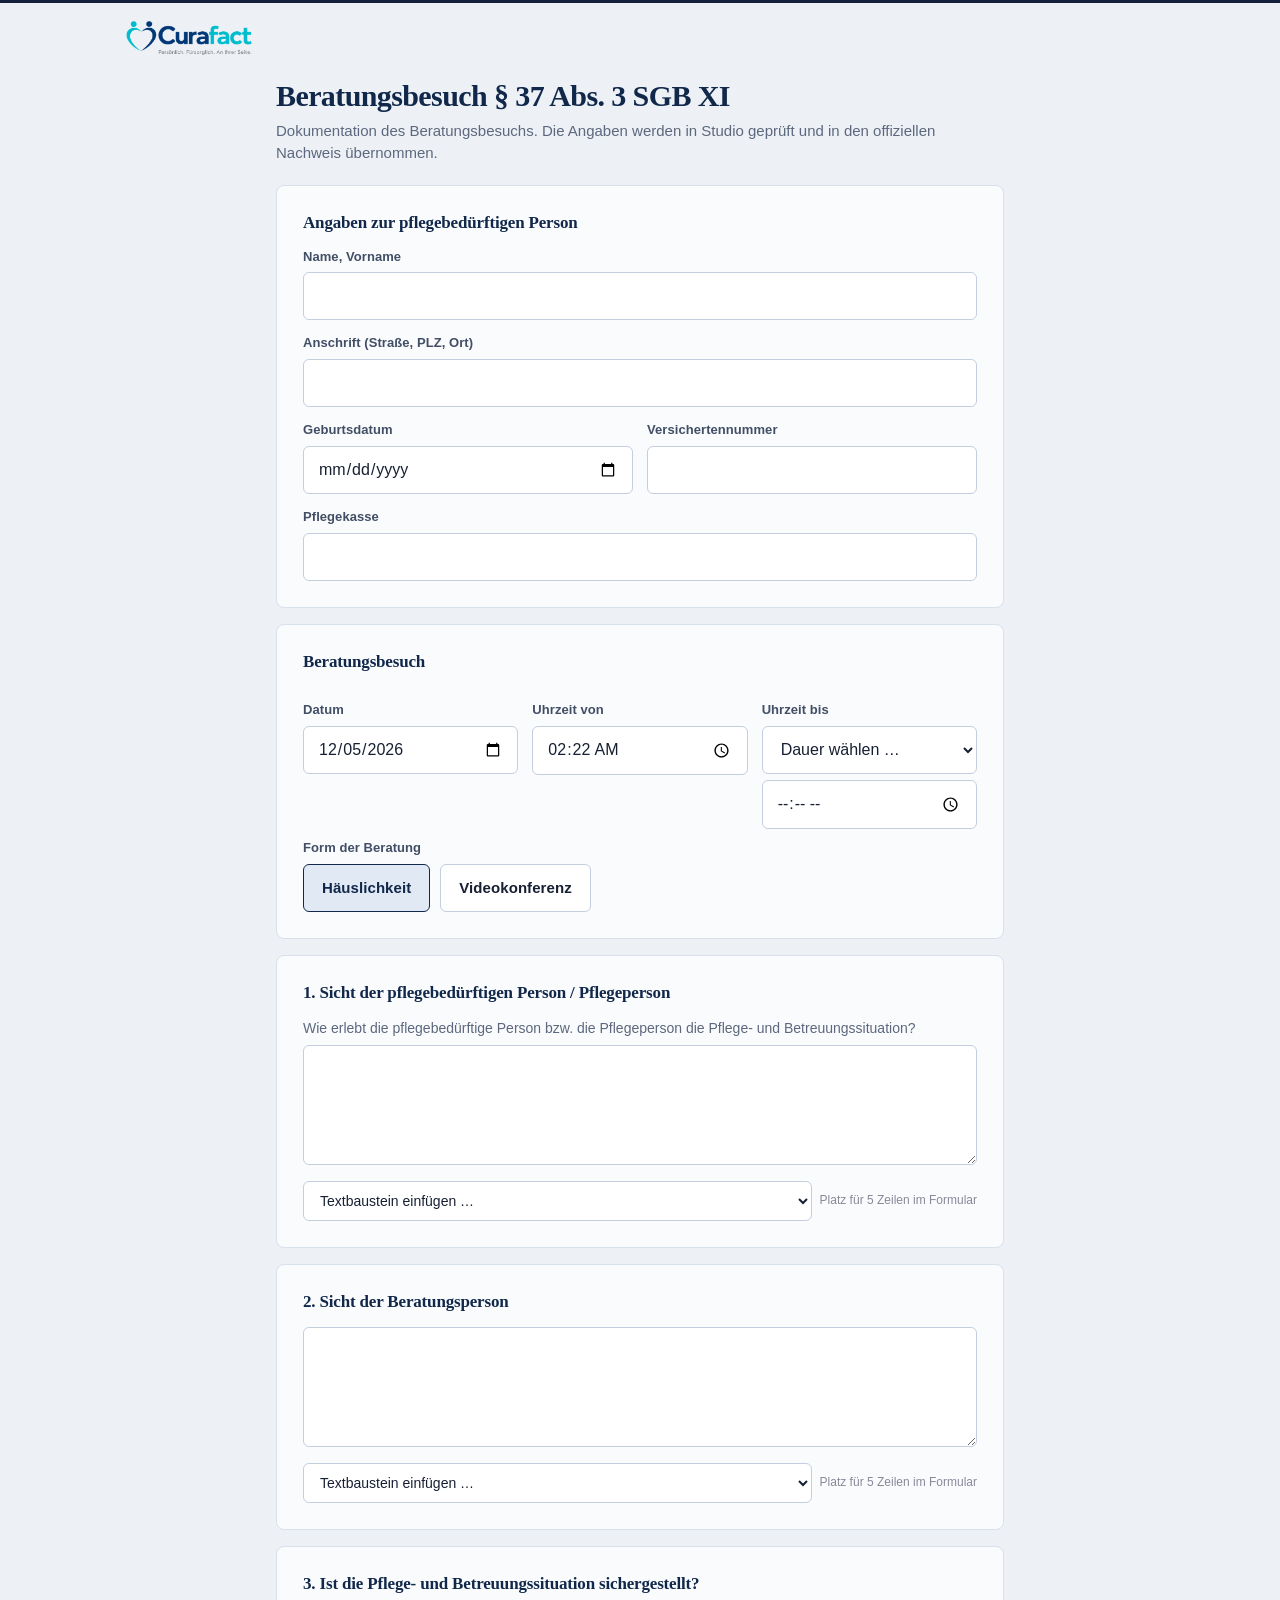
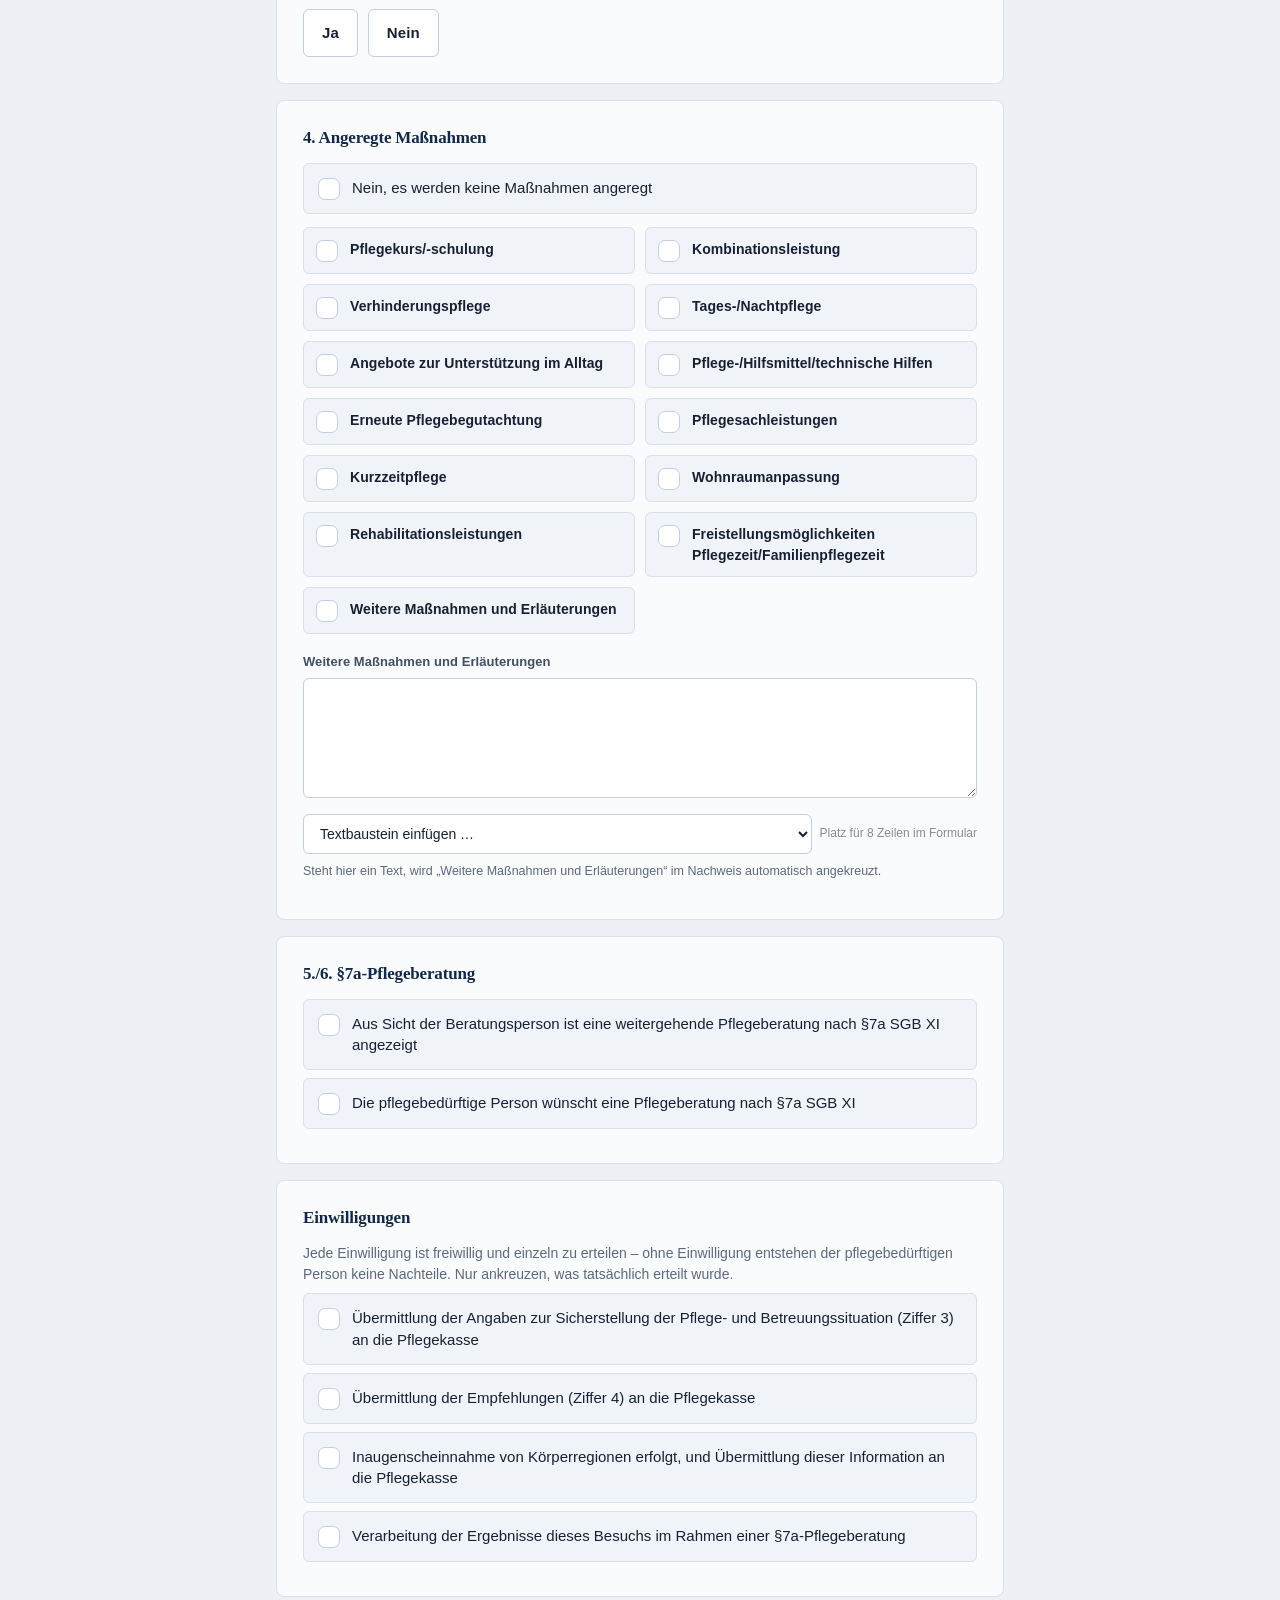
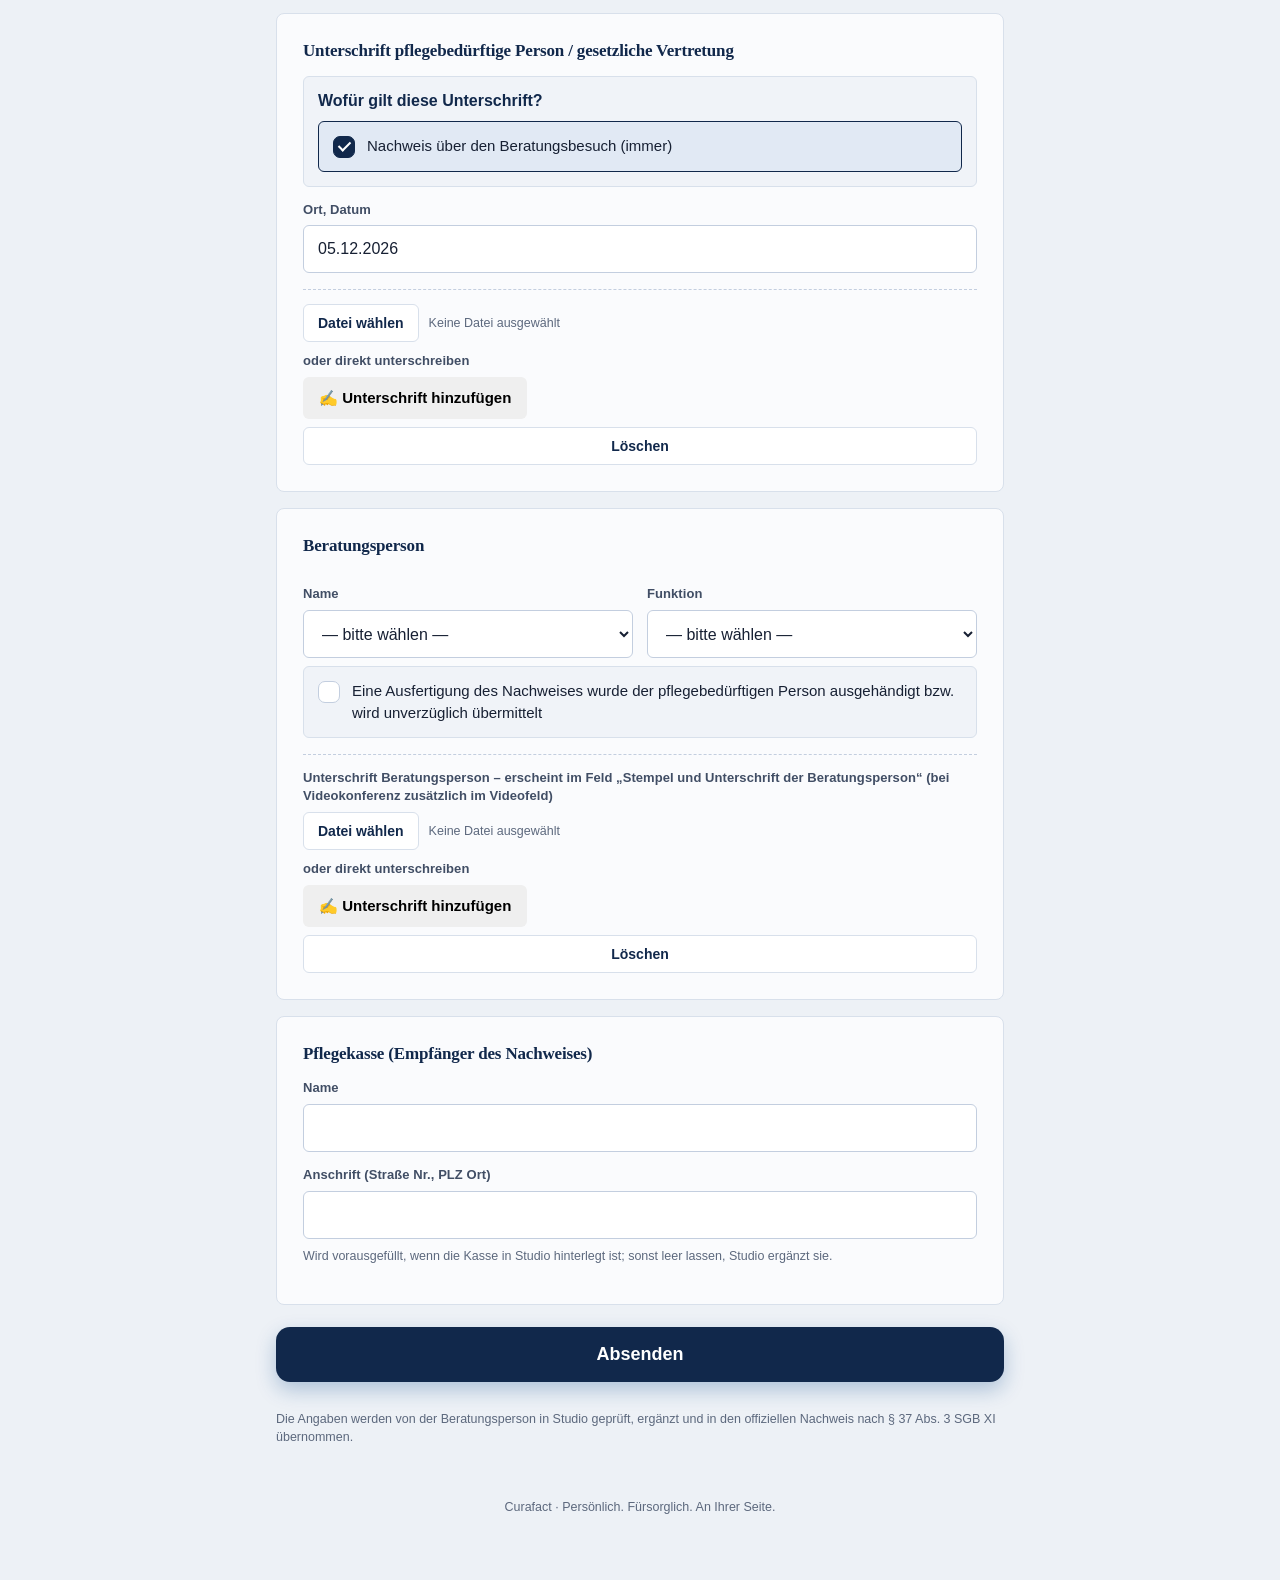
<file: beratung.html>
<!doctype html><html lang="de"><head><meta charset="utf-8">
<meta name="viewport" content="width=device-width, initial-scale=1, maximum-scale=1">
<title>CuraFact - Beratungsbesuch § 37 Abs. 3 SGB XI</title>
<style>
:root{--blue:#0b457f;--blue2:#4f5fe0}
*{box-sizing:border-box}
html,body{margin:0;background:#f2f5fb;font-family:-apple-system,sans-serif;color:#111}
.wrap{max-width:640px;margin:0 auto;padding:16px 16px 40px}
h1{font-size:19px;color:var(--blue);margin:10px 0 2px}
.sub{color:#667;font-size:13px;margin:0 0 18px}
.box{background:#fff;border-radius:14px;padding:16px;margin-bottom:14px;box-shadow:0 1px 3px rgba(0,0,0,.08)}
.box h2{font-size:15px;color:var(--blue);margin:0 0 12px;border-bottom:1px solid #e5e7eb;padding-bottom:8px}
label{display:block;font-size:12px;color:#555;margin:10px 0 3px}
input[type=text],input[type=date],input[type=time],select,textarea{
  width:100%;min-width:0;padding:11px;border:1px solid #d7dce5;border-radius:9px;font-size:15px;background:#fbfcfe}
textarea{min-height:90px;resize:vertical}
/* Eigenes, browserunabhaengiges Kaestchen-Design - das native Aussehen von
   Checkbox/Radio unterscheidet sich stark zwischen Safari/Chrome/Android. */
input[type=checkbox],input[type=radio]{
  -webkit-appearance:none;appearance:none;flex:none;width:20px;height:20px;
  border:2px solid #c3cad6;background:#fff;cursor:pointer;position:relative;margin:0}
input[type=checkbox]{border-radius:5px}
input[type=radio]{border-radius:50%}
input[type=checkbox]:checked,input[type=radio]:checked{background:var(--blue);border-color:var(--blue)}
input[type=checkbox]:checked::after{content:'';position:absolute;left:6px;top:2px;width:5px;height:10px;
  border:solid #fff;border-width:0 2px 2px 0;transform:rotate(45deg)}
input[type=radio]:checked::after{content:'';position:absolute;left:5px;top:5px;width:8px;height:8px;border-radius:50%;background:#fff}
.checkline{display:flex;align-items:flex-start;gap:8px;font-size:14px;color:#222;margin:12px 0 4px}
.checkline input{margin-top:2px}
.grid2{display:grid;grid-template-columns:1fr 1fr;gap:0 12px}
.grid3{display:grid;grid-template-columns:1fr 1fr 1fr;gap:0 12px}
.grid2>div,.grid3>div{min-width:0}
@media (max-width:420px){.grid3{grid-template-columns:1fr}.grid2{grid-template-columns:1fr}}
.mnGrid{display:grid;grid-template-columns:1fr 1fr;gap:2px 10px;margin-top:8px}
.mnGrid .checkline{margin:4px 0;font-size:13px}
@media (max-width:380px){.mnGrid{grid-template-columns:1fr}}
.radioRow{display:flex;gap:16px;margin-top:6px;flex-wrap:wrap}
.radioRow label{display:flex;align-items:center;gap:6px;font-size:14px;color:#222;margin:0}
button{border:0;border-radius:9px;font-size:14px;font-weight:600;padding:11px 14px;cursor:pointer}
canvas{width:100%;height:150px;background:#fff;border:1px solid #d7dce5;border-radius:10px;touch-action:none;display:block;margin-top:8px}
.sigbar{display:flex;gap:8px;margin-top:8px}
.sigbar button{flex:1;background:#e9ecf2;color:#333}
.sigArea{margin-top:14px;padding-top:12px;border-top:1px dashed #dde2eb}
.sigFileRow{display:flex;align-items:center;gap:10px;flex-wrap:wrap}
.fileBtnStyle{background:#e9ecf2;color:#333;padding:9px 12px;font-size:13px}
.fileStatusStyle{font-size:12px;color:#889}
.sigPreviewImg{max-width:100%;max-height:110px;border:1px solid #d7dce5;border-radius:8px;margin-top:8px;display:block}
.hidden{display:none}
.note{font-size:11px;color:#889;margin-top:6px}
.tbBar{display:flex;gap:8px;align-items:center;flex-wrap:wrap;margin-top:6px}
.tbBar select{flex:1;min-width:180px;padding:9px;font-size:14px}
.tbCount{font-size:11px;color:#889}
.hint{background:#eef5fd;border:1px solid #cfe0f5;color:#1d3a5c;border-radius:9px;padding:9px 11px;font-size:12px;margin:8px 0}
.docCard{border:1px solid #d7dce5;border-radius:11px;padding:12px;margin-top:12px;background:#fbfcfe}
.docCard b{font-size:14px;color:#222}
.docBtns{display:flex;gap:8px;margin-top:8px;flex-wrap:wrap}
.docBtns button{background:#e9ecf2;color:#333}
.docBtns button.print{background:var(--blue);color:#fff}
.docFrame{width:100%;height:480px;border:1px solid #d7dce5;border-radius:8px;margin-top:10px;background:#fff}
#submitBtn{background:#1f8f4d;color:#fff;width:100%;padding:15px;font-size:16px;margin-top:6px}
#msg{text-align:center;padding:10px;font-size:14px}

/* ===== Curafact-Erscheinungsbild (einheitlich für alle Fernaufnahme-Seiten) ===== */
:root{--blue:#0E4A8B;--navy:#0F3F7A;--cyan:#16A9BA}
html,body{background:#eef4f9;color:#16324f;font-family:-apple-system,BlinkMacSystemFont,"SF Pro Text","Helvetica Neue",Arial,sans-serif;-webkit-text-size-adjust:100%}
.cfbar{height:6px;background:#16A9BA}
.cfhead{display:flex;justify-content:center;padding:16px 16px 0}.cfhead img{height:38px;width:auto;display:block}
.wrap{max-width:720px;padding:10px 16px 56px}
h1{font-size:25px;line-height:1.2;color:var(--navy);letter-spacing:-.01em;margin:12px 0 4px}
.sub{font-size:14.5px;line-height:1.45;color:#66788a;margin:0 0 20px}
.box{background:#fff;border:1px solid #dbe7f0;border-radius:20px;padding:20px;margin-bottom:16px;box-shadow:0 14px 36px rgba(14,74,139,.09)}
.box h2{font-size:17px;color:var(--navy);margin:0 0 14px;padding-bottom:10px;border-bottom:1px solid #e3edf5}
label{font-size:13px;font-weight:700;color:#35506b;margin:12px 0 5px}
input[type=text],input[type=date],input[type=time],select,textarea{border:1.5px solid #cfdceb;border-radius:12px;padding:12px 13px;font-size:16px;background:#fff;font-family:inherit;color:#16324f}
input[type=text]:focus,input[type=date]:focus,input[type=time]:focus,select:focus,textarea:focus{outline:none;border-color:var(--cyan);box-shadow:0 0 0 4px rgba(22,169,186,.16)}
input[type=checkbox]:checked,input[type=radio]:checked{background:var(--blue);border-color:var(--blue)}
.checkline{font-size:15px;line-height:1.4;color:#16324f}
.radioRow label{font-size:15px;color:#16324f;font-weight:600}
canvas{height:200px;border:1.5px solid #c9d9e8;border-radius:14px;box-shadow:inset 0 1px 3px rgba(14,74,139,.06)}
button{font-family:inherit;border-radius:12px}
.sigbar button,.fileBtnStyle,.docBtns button{background:#f1f6fb;color:var(--blue);border:1.5px solid #dbe7f0}
.docBtns button.print{background:var(--blue);color:#fff;border-color:var(--blue)}
.sigArea{border-top:1px dashed #cfdceb}
.docCard{background:#f8fbfe;border:1px solid #dbe7f0;border-radius:14px}
.hint{background:#eaf6f9;border:1px solid #c5e4ea;color:#1d4a55;border-radius:12px;font-size:13px;line-height:1.4}
#submitBtn{background:linear-gradient(180deg,#1659a5,#0E4A8B)!important;color:#fff;padding:17px;font-size:18px;border-radius:14px;box-shadow:0 8px 20px rgba(14,74,139,.28)}
#submitBtn:disabled{opacity:.55}
#msg{font-size:15px;font-weight:600;color:#35506b}
.cffoot{text-align:center;color:#8aa0b5;font-size:12.5px;padding:0 16px 24px}
</style></head><body><div class="cfbar"></div><div class="cfhead"><img src="[data-uri]" alt="Curafact"></div>
<div class="wrap">
  <h1>Beratungsbesuch § 37 Abs. 3 SGB XI</h1>
  <p class="sub" id="pageSub">Dokumentation des Beratungsbesuchs. Die Angaben werden in Studio geprüft und in den offiziellen Nachweis übernommen.</p>

  <div class="box">
    <h2>Angaben zur pflegebedürftigen Person</h2>
    <label>Name, Vorname</label><input type="text" id="pflege_name">
    <label>Anschrift (Straße, PLZ, Ort)</label><input type="text" id="pflege_anschrift">
    <div class="grid2">
      <div><label>Geburtsdatum</label><input type="date" id="pflege_geburtsdatum"></div>
      <div><label>Versichertennummer</label><input type="text" id="pflege_kvnr"></div>
    </div>
    <label>Pflegekasse</label><input type="text" id="pflege_kasse">
  </div>

  <div class="box">
    <h2>Beratungsbesuch</h2>
    <div class="grid3">
      <div><label>Datum</label><input type="date" id="besuch_datum"></div>
      <div><label>Uhrzeit von</label><input type="time" id="besuch_von"></div>
      <div><label>Uhrzeit bis</label><select id="besuch_dauer"><option value="">Dauer wählen …</option><option value="30">30 Minuten</option><option value="45">45 Minuten</option><option value="60">1 Stunde</option></select><input type="time" id="besuch_bis" style="margin-top:6px"></div>
    </div>
    <label style="margin-top:10px">Form der Beratung</label>
    <div class="radioRow">
      <label><input type="radio" name="besuch_form" id="form_haeuslich" checked> Häuslichkeit</label>
      <label><input type="radio" name="besuch_form" id="form_video"> Videokonferenz</label>
    </div>
  </div>

  <div class="box">
    <h2>1. Sicht der pflegebedürftigen Person / Pflegeperson</h2>
    <p class="sub" style="margin:0 0 6px">Wie erlebt die pflegebedürftige Person bzw. die Pflegeperson die Pflege- und Betreuungssituation?</p>
    <textarea id="einschaetzung_pflegeperson" data-tb="pflegeperson" data-w="456" data-zeilen="5"></textarea>
    <div class="tbBar" data-tbbar="pflegeperson"></div>
  </div>

  <div class="box">
    <h2>2. Sicht der Beratungsperson</h2>
    <textarea id="einschaetzung_beratungsperson" data-tb="beratungsperson" data-w="455.6" data-zeilen="5"></textarea>
    <div class="tbBar" data-tbbar="beratungsperson"></div>
  </div>

  <div class="box">
    <h2>3. Ist die Pflege- und Betreuungssituation sichergestellt?</h2>
    <div class="radioRow">
      <label><input type="radio" name="sichergestellt" id="sicher_ja"> Ja</label>
      <label><input type="radio" name="sichergestellt" id="sicher_nein"> Nein</label>
    </div>
    <div id="sicher_grund_box" class="hidden"><label>Nein, weil</label><textarea id="sichergestellt_grund" style="min-height:60px" data-tb="sichergestellt_grund" data-w="454.9" data-zeilen="5"></textarea><div class="tbBar" data-tbbar="sichergestellt_grund"></div></div>
  </div>

  <div class="box">
    <h2>4. Angeregte Maßnahmen</h2>
    <div class="checkline"><input type="checkbox" id="massnahmen_keine"><span>Nein, es werden keine Maßnahmen angeregt</span></div>
    <div class="mnGrid" id="mnGrid"></div>
    <label>Weitere Maßnahmen und Erläuterungen</label>
    <textarea id="massnahmen_erlaeuterung" data-tb="massnahmen_erlaeuterung" data-w="456" data-zeilen="8"></textarea>
    <div class="tbBar" data-tbbar="massnahmen_erlaeuterung"></div>
    <p class="note">Steht hier ein Text, wird „Weitere Maßnahmen und Erläuterungen“ im Nachweis automatisch angekreuzt.</p>
  </div>

  <div class="box">
    <h2>5./6. §7a-Pflegeberatung</h2>
    <div class="checkline"><input type="checkbox" id="beratung_7a_angezeigt"><span>Aus Sicht der Beratungsperson ist eine weitergehende Pflegeberatung nach §7a SGB XI angezeigt</span></div>
    <div class="checkline"><input type="checkbox" id="wunsch_7a"><span>Die pflegebedürftige Person wünscht eine Pflegeberatung nach §7a SGB XI</span></div>
  </div>

  <div class="box">
    <h2>Einwilligungen</h2>
    <p class="sub" style="margin:0 0 6px">Jede Einwilligung ist freiwillig und einzeln zu erteilen – ohne Einwilligung entstehen der pflegebedürftigen Person keine Nachteile. Nur ankreuzen, was tatsächlich erteilt wurde.</p>
    <div class="checkline"><input type="checkbox" id="einwilligung_ziffer3"><span>Übermittlung der Angaben zur Sicherstellung der Pflege- und Betreuungssituation (Ziffer 3) an die Pflegekasse</span></div>
    <div class="checkline"><input type="checkbox" id="einwilligung_ziffer4"><span>Übermittlung der Empfehlungen (Ziffer 4) an die Pflegekasse</span></div>
    <div class="checkline"><input type="checkbox" id="einwilligung_inaugenschein"><span>Inaugenscheinnahme von Körperregionen erfolgt, und Übermittlung dieser Information an die Pflegekasse</span></div>
    <div class="checkline"><input type="checkbox" id="einwilligung_7a_verarbeitung"><span>Verarbeitung der Ergebnisse dieses Besuchs im Rahmen einer §7a-Pflegeberatung</span></div>
  </div>

  <div class="box hidden" id="unterlagenBox">
    <h2>Verträge &amp; Unterlagen der Beratungsstelle</h2>
    <p class="sub" style="margin:0 0 6px">Ansehen, unterschreiben lassen und direkt ausdrucken (AirPrint). Die Unterlagen werden in Studio in die Kundenakte übernommen. Die Unterschrift der Beratungsstelle (UG) wird durch die Geschäftsführung nachgeholt.</p>
    <div class="grid2"><div><label>Ort</label><input type="text" id="v_ort"></div><div><label>Datum</label><input type="text" id="v_datum" placeholder="TT.MM.JJJJ"></div></div>
    <div id="unterlagenListe"></div>
  </div>

  <div class="box">
    <h2>Unterschrift pflegebedürftige Person / gesetzliche Vertretung</h2>
    <div id="sigFuerBox" style="background:#f4fafd;border:1px solid #cfe4ef;border-radius:12px;padding:12px 14px;margin:6px 0 10px">
      <b style="color:#0f3f7a">Wofür gilt diese Unterschrift?</b>
      <div class="checkline" style="margin:8px 0 2px"><input type="checkbox" checked disabled><span>Nachweis über den Beratungsbesuch (immer)</span></div>
      <div id="sigFuerVereinb"></div>
    </div>
    <label>Ort, Datum</label><input type="text" id="ort_datum_unterschrift" placeholder="z.B. Harsewinkel, 15.09.2026">
    <div class="sigArea">
      <div class="sigFileRow">
        <button type="button" class="fileBtnStyle" id="sigfilebtn_pflege">Datei wählen</button>
        <input type="file" accept="image/*" id="sigfile_pflege" class="hidden">
        <span class="fileStatusStyle" id="sigfilestatus_pflege">Keine Datei ausgewählt</span>
      </div>
      <img id="sigpreview_pflege" class="sigPreviewImg hidden">
      <label style="margin-top:10px">oder direkt unterschreiben</label>
      <canvas id="sig_pflege"></canvas>
      <div class="sigbar"><button type="button" id="sigclear_pflege">Löschen</button></div>
    </div>
  </div>

  <div class="box">
    <h2>Beratungsperson</h2>
    <div class="grid2">
      <div><label>Name</label><select id="beratungsperson_sel"></select><input type="text" id="beratungsperson_name" autocomplete="off" class="hidden" placeholder="Name der Beratungsperson" style="margin-top:6px"></div>
      <div><label>Funktion</label><select id="beratungsfunktion_sel"></select><input type="text" id="beratungsperson_funktion" class="hidden" placeholder="z.B. Pflegefachkraft" autocomplete="off" style="margin-top:6px"></div>
    </div>
    <div class="checkline"><input type="checkbox" id="ausgehaendigt"><span>Eine Ausfertigung des Nachweises wurde der pflegebedürftigen Person ausgehändigt bzw. wird unverzüglich übermittelt</span></div>
    <div id="sigBeraterBox" class="sigArea">
      <label style="margin-top:0"><b>Unterschrift Beratungsperson</b> – erscheint im Feld „Stempel und Unterschrift der Beratungsperson“ (bei Videokonferenz zusätzlich im Videofeld)</label>
      <div class="sigFileRow">
        <button type="button" class="fileBtnStyle" id="sigfilebtn_berater">Datei wählen</button>
        <input type="file" accept="image/*" id="sigfile_berater" class="hidden">
        <span class="fileStatusStyle" id="sigfilestatus_berater">Keine Datei ausgewählt</span>
      </div>
      <img id="sigpreview_berater" class="sigPreviewImg hidden">
      <label style="margin-top:10px">oder direkt unterschreiben</label>
      <canvas id="sig_berater"></canvas>
      <div class="sigbar"><button type="button" id="sigclear_berater">Löschen</button></div>
    </div>
  </div>

  <div class="box">
    <h2>Pflegekasse (Empfänger des Nachweises)</h2>
    <label>Name</label><input type="text" id="kasse_name">
    <label>Anschrift (Straße Nr., PLZ Ort)</label><input type="text" id="kasse_anschrift">
    <p class="note">Wird vorausgefüllt, wenn die Kasse in Studio hinterlegt ist; sonst leer lassen, Studio ergänzt sie.</p>
  </div>

  <button type="button" id="submitBtn">Absenden</button>
  <div id="msg"></div>
  <p class="note">Die Angaben werden von der Beratungsperson in Studio geprüft, ergänzt und in den offiziellen Nachweis nach § 37 Abs. 3 SGB XI übernommen.</p>
</div>

<script src="cf-sigpad.js?v=1"></script>
<script>
var SUBMIT_URL='https://vdqumlxjmgqrmwlxqwre.supabase.co/functions/v1/submit';
var PORTAL_DATA_URL='https://vdqumlxjmgqrmwlxqwre.supabase.co/functions/v1/portal-data';
var params=new URLSearchParams(location.search);
var SESSION=params.get('s')||'';
var LABEL=params.get('l')||'';
/* Zugang nur für Mitarbeiter: Sitzungen aus Studio/Portal sind als „nur Mitarbeiter“ markiert. Die Seite verlangt dann die
   Portal-Anmeldung (Benutzername + Code der Authenticator-App); Kunden bekommen höchstens den Unterschrift-Link. */
var ANON_KEY='eyJhbGciOiJIUzI1NiIsInR5cCI6IkpXVCJ9.eyJpc3MiOiJzdXBhYmFzZSIsInJlZiI6InZkcXVtbHhqbWdxcm13bHhxd3JlIiwicm9sZSI6ImFub24iLCJpYXQiOjE3NTg0NTg0NDcsImV4cCI6MjA3NDAzNDQ0N30.sG8vMck4tSDWwsTay_tUujlRDruFjscrrMOhmlkj8Ws';
var FN_BASE='https://vdqumlxjmgqrmwlxqwre.supabase.co/functions/v1';
function FN_HEADERS(){return {'Content-Type':'application/json','Authorization':'Bearer '+ANON_KEY,'apikey':ANON_KEY}}
var KEY=params.get('k')||'';   /* Zugangsschlüssel aus Studio/Portal: gilt ohne Code */
var SESSION_KEY='curafact_portal_session', IDLE_MS=30*60*1000;
function ladeLogin(){try{var s=JSON.parse(localStorage.getItem(SESSION_KEY)||'null');if(s&&s.token&&Date.now()-(s.last||0)<IDLE_MS)return s.token;if(s)localStorage.removeItem(SESSION_KEY)}catch(e){}return ''}
function loescheLogin(){try{localStorage.removeItem(SESSION_KEY)}catch(e){}TOKEN=''}
var TOKEN=ladeLogin();   /* gemeinsame Portal-Anmeldung (gleicher Browser), 30 Minuten Inaktivität */
var _lastTouch=0;
function touchLogin(){var n=Date.now();if(!TOKEN||n-_lastTouch<10000)return;_lastTouch=n;try{var s=JSON.parse(localStorage.getItem(SESSION_KEY)||'null');if(s){s.last=n;localStorage.setItem(SESSION_KEY,JSON.stringify(s))}}catch(e){}}
['click','keydown','touchstart','input'].forEach(function(ev){document.addEventListener(ev,touchLogin,{passive:true})});
setInterval(function(){
  if(!TOKEN)return;
  if(!ladeLogin()){TOKEN='';if(!KEY){zeigeLogin('Aus Sicherheitsgründen wurdest du nach 30 Minuten Inaktivität abgemeldet. Deine Eingaben bleiben erhalten.')}buildToolbars()}
},30000);
function zeigeLogin(msg){
  var o=document.getElementById('loginGate');
  if(!o){
    o=document.createElement('div');o.id='loginGate';
    o.style.cssText='position:fixed;inset:0;background:rgba(15,63,122,.96);z-index:9999;display:flex;align-items:center;justify-content:center;padding:16px';
    o.innerHTML='<div style="background:#fff;border-radius:16px;padding:26px;max-width:380px;width:100%;box-shadow:0 20px 60px rgba(0,0,0,.35)">'+
      '<h2 style="margin:0 0 6px;color:#0f3f7a">Nur für Mitarbeiter</h2>'+
      '<p style="margin:0 0 14px;color:#556;font-size:14px">Dieses Beratungsformular ist nur für Mitarbeiter der Beratungsstelle. Bitte anmelden.</p>'+
      '<label style="display:block;font-weight:700;margin:8px 0 4px">Benutzername</label><input id="gateUser" type="text" autocomplete="username" autocapitalize="none" style="width:100%;padding:12px;border:1px solid #cdd8e4;border-radius:10px;font-size:16px">'+
      '<label style="display:block;font-weight:700;margin:10px 0 4px">Code aus der Authenticator-App</label><input id="gateCode" type="text" inputmode="numeric" autocomplete="one-time-code" maxlength="6" style="width:100%;padding:12px;border:1px solid #cdd8e4;border-radius:10px;font-size:22px;letter-spacing:6px;text-align:center">'+
      '<div id="gateErr" style="color:#b91c1c;font-size:13px;min-height:18px;margin-top:8px"></div>'+
      '<button type="button" id="gateBtn" style="width:100%;margin-top:6px;padding:13px;border:0;border-radius:10px;background:#0f3f7a;color:#fff;font-weight:800;font-size:16px">Anmelden</button></div>';
    document.body.appendChild(o);
    document.getElementById('gateBtn').onclick=gateLogin;
    document.getElementById('gateCode').addEventListener('keydown',function(e){if(e.key==='Enter')gateLogin()});
  }
  o.style.display='flex';
  document.getElementById('gateErr').textContent=msg||'';
}
function mitarbeiterHinweis(){
  /* Wer über den Kundenlink (mit Schlüssel) kommt, kann sich zusätzlich als Mitarbeiter anmelden - nur dann gibt es die KI-Hilfe */
  if(!KEY||TOKEN||document.getElementById('maHinweis'))return;
  var d=document.createElement('div');d.id='maHinweis';d.style.cssText='max-width:760px;margin:6px auto 0;padding:0 16px;font-size:13px;text-align:right';
  d.innerHTML='<a href="#" id="maLink" style="color:#0f3f7a">Mitarbeiter-Anmeldung (für KI-Hilfe)</a>';
  document.body.insertBefore(d,document.body.firstChild.nextSibling);
  document.getElementById('maLink').onclick=function(e){e.preventDefault();zeigeLogin('')};
}
function gateLogin(){
  var u=document.getElementById('gateUser').value.trim().toLowerCase(), c=document.getElementById('gateCode').value.trim();
  var err=document.getElementById('gateErr');err.textContent='';
  if(!u||!c){err.textContent='Bitte Benutzername und Code eingeben.';return}
  var b=document.getElementById('gateBtn');b.disabled=true;b.textContent='Prüfe …';
  fetch(FN_BASE+'/portal-login',{method:'POST',headers:FN_HEADERS(),body:JSON.stringify({username:u,code:c})})
    .then(function(r){return r.json().catch(function(){return {ok:false}})})
    .then(function(r){
      b.disabled=false;b.textContent='Anmelden';
      if(!r.ok){err.textContent=r.message||'Anmeldung fehlgeschlagen.';return}
      TOKEN=r.token;try{localStorage.setItem(SESSION_KEY,JSON.stringify({token:r.token,expires_at:r.expires_at,user:r.user,last:Date.now()}))}catch(e){}
      document.getElementById('loginGate').style.display='none';
      document.getElementById('gateCode').value='';
      var mh=document.getElementById('maHinweis');if(mh)mh.remove();
      if(window.ladeSitzung)window.ladeSitzung();
      buildToolbars();
    }).catch(function(e){b.disabled=false;b.textContent='Anmelden';err.textContent='Netzwerkfehler: '+e});
}
if(LABEL)document.getElementById('pageSub').textContent=LABEL;
function $(id){return document.getElementById(id)}

var MASSNAHMEN=[
  ['pflegekurs','Pflegekurs/-schulung'],['kombinationsleistung','Kombinationsleistung'],
  ['verhinderungspflege','Verhinderungspflege'],['tages_nachtpflege','Tages-/Nachtpflege'],
  ['unterstuetzung_alltag','Angebote zur Unterstützung im Alltag'],['pflege_hilfsmittel','Pflege-/Hilfsmittel/technische Hilfen'],
  ['erneute_pflegebegutachtung','Erneute Pflegebegutachtung'],['pflegesachleistungen','Pflegesachleistungen'],
  ['kurzzeitpflege','Kurzzeitpflege'],['wohnraumanpassung','Wohnraumanpassung'],
  ['rehabilitationsleistungen','Rehabilitationsleistungen'],['freistellungsmoeglichkeiten','Freistellungsmöglichkeiten Pflegezeit/Familienpflegezeit'],
  ['weitere_massnahmen','Weitere Maßnahmen und Erläuterungen']
];
(function(){
  var html='';
  for(var i=0;i<MASSNAHMEN.length;i++){
    html+='<label class="checkline"><input type="checkbox" id="mn_'+MASSNAHMEN[i][0]+'"><span>'+MASSNAHMEN[i][1]+'</span></label>';
  }
  $('mnGrid').innerHTML=html;
})();

$('sicher_ja').onchange=function(){$('sicher_grund_box').classList.add('hidden')};
$('sicher_nein').onchange=function(){$('sicher_grund_box').classList.remove('hidden')};


$('massnahmen_keine').onchange=function(){
  if(this.checked){for(var i=0;i<MASSNAHMEN.length;i++){$('mn_'+MASSNAHMEN[i][0]).checked=false}$('massnahmen_erlaeuterung').value='';updateCounters()}
};

/* ---------- Unterschrift: Zeichenfeld oder Datei; leere Unterschriften werden erkannt ---------- */
function dataUrlIsBlank(du){
  return new Promise(function(res){
    if(!du||du.indexOf('data:')!==0){res(true);return}
    var im=new Image();
    im.onload=function(){
      var c=document.createElement('canvas');c.width=im.width;c.height=im.height;
      var x=c.getContext('2d');x.drawImage(im,0,0);
      var d=x.getImageData(0,0,c.width,c.height).data,ink=0;
      for(var i=0;i<d.length;i+=4){if(d[i+3]>10&&(d[i]<235||d[i+1]<235||d[i+2]<235)){ink++;if(ink>40){res(false);return}}}
      res(true);
    };
    im.onerror=function(){res(false)};
    im.src=du;
  });
}
/* Glatte Unterschrift: Pointer-Events (Finger, Apple Pencil, Maus), Strichbreite nach Druck bzw. Geschwindigkeit, Kurvenglättung */
function attachSmoothPen(canvas,opts){
  opts=opts||{};
  var ctx=canvas.getContext('2d'),pts=[],lastW=0,drawing=false,id=null;
  canvas.style.touchAction='none';
  function unit(){var r=canvas.getBoundingClientRect();return r.width?canvas.width/r.width:1}
  function pos(e){var r=canvas.getBoundingClientRect();return {x:(e.clientX-r.left)*(canvas.width/r.width),y:(e.clientY-r.top)*(canvas.height/r.height),t:e.timeStamp||Date.now(),p:(e.pointerType==='pen'&&e.pressure>0)?e.pressure:null}}
  function mid(a,b){return {x:(a.x+b.x)/2,y:(a.y+b.y)/2}}
  function style(){ctx.lineCap='round';ctx.lineJoin='round';ctx.strokeStyle=opts.color||'#0b1f3a';ctx.fillStyle=ctx.strokeStyle}
  function widthFor(p0,p1){
    var u=unit(),minW=1.3*u,maxW=3.4*u;
    if(p1.p!=null)return minW+(maxW-minW)*Math.min(1,p1.p*1.2);
    var dt=Math.max(1,p1.t-p0.t),v=Math.hypot(p1.x-p0.x,p1.y-p0.y)/dt/u; /* sichtbare px pro ms */
    return maxW-(maxW-minW)*Math.min(1,v/2.4);
  }
  function seg(){
    var n=pts.length;if(n<2)return;
    var p0=pts[n-2],p1=pts[n-1],w=widthFor(p0,p1);
    lastW=lastW?lastW*0.7+w*0.3:w;
    var m0=n>2?mid(pts[n-3],p0):p0,m1=mid(p0,p1);
    ctx.lineWidth=lastW;ctx.beginPath();ctx.moveTo(m0.x,m0.y);ctx.quadraticCurveTo(p0.x,p0.y,m1.x,m1.y);ctx.stroke();
  }
  function down(e){
    if(e.pointerType==='mouse'&&e.button!==0)return;
    if(opts.beforeDraw)opts.beforeDraw();drawing=true;id=e.pointerId;pts=[];lastW=0;style();
    try{canvas.setPointerCapture(id)}catch(x){}
    var p=pos(e);pts.push(p);
    if(opts.onStart)opts.onStart();
    e.preventDefault();
  }
  function move(e){
    if(!drawing||e.pointerId!==id)return;
    var list=(e.getCoalescedEvents&&e.getCoalescedEvents())||[];if(!list.length)list=[e];
    for(var i=0;i<list.length;i++){pts.push(pos(list[i]));seg()}
    e.preventDefault();
  }
  function up(e){
    if(!drawing||(e&&e.pointerId!==id))return;
    drawing=false;
    if(pts.length===1){style();ctx.beginPath();ctx.arc(pts[0].x,pts[0].y,Math.max(1,1.6*unit()),0,Math.PI*2);ctx.fill()}
    else if(pts.length>1){var a=pts[pts.length-2],b=pts[pts.length-1],m=mid(a,b);ctx.lineWidth=lastW||1.8*unit();ctx.beginPath();ctx.moveTo(m.x,m.y);ctx.lineTo(b.x,b.y);ctx.stroke()}
    pts=[];
    if(opts.onEnd)opts.onEnd();
  }
  canvas.addEventListener('pointerdown',down);
  canvas.addEventListener('pointermove',move);
  canvas.addEventListener('pointerup',up);
  canvas.addEventListener('pointercancel',up);
}

function setupSigInput(prefix){
  var canvas=$('sig_'+prefix);
  var ctx=canvas.getContext('2d');
  function resize(){var r=canvas.getBoundingClientRect();var d=Math.max(2,window.devicePixelRatio||2);canvas.width=Math.round(r.width*d);canvas.height=Math.round(r.height*d)}
  resize();
  var hasDrawing=false, uploadedDataUrl=null;
  var fenster=!!window.SignaturFenster;
  if(!fenster)attachSmoothPen(canvas,{beforeDraw:function(){if(canvas.width<20)resize()},onStart:function(){hasDrawing=true;uploadedDataUrl=null}});

  var fileBtn=$('sigfilebtn_'+prefix), fileInput=$('sigfile_'+prefix), fileStatus=$('sigfilestatus_'+prefix), preview=$('sigpreview_'+prefix);
  var openBtn=null;
  function sigTitel(){var T={pflege:'Unterschrift pflegebedürftige Person',berater:'Unterschrift Berater/in',main:'Unterschrift pflegebedürftige Person',helper:'Unterschrift Nachbarschaftshilfe',vereinb:'Unterschrift für die Vereinbarung'};if(T[prefix])return T[prefix];if(/^h\d+$/.test(prefix))return 'Unterschrift '+prefix.slice(1)+'. Nachbarschaftshilfe';return 'Unterschrift'}
  function sigOeffnen(){
    if(!fenster)return;
    SignaturFenster.oeffnen(sigTitel(),function(url){
      uploadedDataUrl=url;hasDrawing=false;fileInput.value='';
      fileStatus.textContent='Unterschrift erfasst';preview.src=url;preview.classList.remove('hidden');
      if(openBtn){openBtn.textContent='✍ Neu unterschreiben';openBtn.classList.add('done')}
    });
  }
  if(fenster){
    canvas.style.display='none';
    openBtn=document.createElement('button');openBtn.type='button';openBtn.className='sigOpenBtn';openBtn.textContent='✍ Unterschrift hinzufügen';
    openBtn.onclick=sigOeffnen;canvas.parentNode.insertBefore(openBtn,canvas);
  }
  fileBtn.onclick=function(){fileInput.click()};
  fileInput.onchange=function(){
    var f=fileInput.files[0];
    if(!f)return;
    var reader=new FileReader();
    reader.onload=function(){
      uploadedDataUrl=reader.result;
      fileStatus.textContent=f.name;
      preview.src=uploadedDataUrl;
      preview.classList.remove('hidden');
      ctx.clearRect(0,0,canvas.width,canvas.height);
      hasDrawing=false;
    };
    reader.readAsDataURL(f);
  };
  $('sigclear_'+prefix).onclick=function(){
    ctx.clearRect(0,0,canvas.width,canvas.height);
    hasDrawing=false;
    uploadedDataUrl=null;
    fileInput.value='';
    fileStatus.textContent='Keine Datei ausgewählt';
    preview.classList.add('hidden');
    preview.src='';
    if(openBtn){openBtn.textContent='✍ Unterschrift hinzufügen';openBtn.classList.remove('done')}
  };
  return {
    hasFn:function(){return hasDrawing || !!uploadedDataUrl},
    getDataUrl:function(){return uploadedDataUrl || (hasDrawing?canvas.toDataURL('image/png'):'')},
    setDataUrl:function(du,name){
      uploadedDataUrl=du;hasDrawing=false;
      ctx.clearRect(0,0,canvas.width,canvas.height);
      fileStatus.textContent=name||'Gespeicherte Unterschrift';
      preview.src=du;preview.classList.remove('hidden');if(openBtn){openBtn.textContent='✍ Neu unterschreiben';openBtn.classList.add('done')}
    }
  };
}
var sigPflege=setupSigInput('pflege');
var GESPEICHERT={}, BP_SIGS={};
function applyBpSig(){
  var n=($('beratungsperson_name').value||'').trim().toLowerCase();
  if(!n||typeof sigBerater==='undefined'||sigBerater.hasFn())return;
  for(var k in BP_SIGS){if(k.trim().toLowerCase()===n){sigBerater.setDataUrl(BP_SIGS[k],'Gespeicherte Unterschrift ('+k+')');return}}
}
/* Bereits in der Kundenakte gespeicherte Unterschrift wiederverwenden (kommt mit der Sitzung aus Studio) */
function addStoredSigButtons(prefix,sigObj){
  var row=document.querySelector('#sigfilebtn_'+prefix);
  if(!row||!sigObj)return;
  row=row.parentNode;
  Array.prototype.forEach.call(row.querySelectorAll('.storedBtn'),function(b){b.remove()});
  [['pflege','pflegebedürftige Person'],['person','gesetzliche Vertretung']].forEach(function(k){
    if(!GESPEICHERT[k[0]])return;
    var b=document.createElement('button');
    b.type='button';b.className='fileBtnStyle storedBtn';b.textContent='Gespeicherte Unterschrift: '+k[1];
    b.onclick=function(){sigObj.setDataUrl(GESPEICHERT[k[0]],'Gespeicherte Unterschrift ('+k[1]+')')};
    row.appendChild(b);
  });
}
var sigBerater=setupSigInput('berater');

/* ---------- Textbausteine (kommen aus Studio mit der Sitzung) ---------- */
/* Standard-Textbausteine (Stand 09.10.2026) - gelten, wenn die Sitzung keine eigenen mitbringt (z. B. Start aus dem Portal); Sitzungen aus Studio ersetzen sie durch den aktuellen Stand */
var BAUSTEINE=[{"id":"b001","feld":"pflegeperson","kategorie":"Allgemein","titel":"Gut versorgt","text":"Die pflegebedürftige Person fühlt sich zu Hause gut versorgt."},{"id":"b002","feld":"pflegeperson","kategorie":"Allgemein","titel":"Pflege durch Angehörige","text":"Die Pflege wird überwiegend durch Angehörige übernommen."},{"id":"b003","feld":"pflegeperson","kategorie":"Allgemein","titel":"Situation unverändert","text":"Die Situation ist seit dem letzten Besuch unverändert; aktuell wird kein zusätzlicher Unterstützungsbedarf geäußert."},{"id":"b004","feld":"pflegeperson","kategorie":"Beschwerden","titel":"Schmerzen / Mobilität","text":"Es werden Schmerzen und Bewegungseinschränkungen beschrieben, die die Mobilität im Tagesverlauf beeinflussen."},{"id":"b005","feld":"pflegeperson","kategorie":"Wünsche","titel":"Wunsch nach Entlastung","text":"Es besteht der Wunsch nach mehr Unterstützung und Entlastung im Alltag."},{"id":"b006","feld":"beratungsperson","kategorie":"Gesamteindruck","titel":"Pflege gesichert","text":"Die Pflege- und Betreuungssituation erscheint stabil und gesichert."},{"id":"b007","feld":"beratungsperson","kategorie":"Bedarf","titel":"Selbstversorgung","text":"Es besteht regelmäßiger Unterstützungsbedarf bei Verrichtungen der Selbstversorgung."},{"id":"b008","feld":"beratungsperson","kategorie":"Risiken","titel":"Sturzrisiko","text":"Aufgrund der Bewegungseinschränkungen besteht ein erhöhtes Sturzrisiko."},{"id":"b009","feld":"beratungsperson","kategorie":"Pflegeperson","titel":"Pflegeperson belastet","text":"Die Pflegeperson wirkt zeitweise belastet; Entlastungsmöglichkeiten wurden besprochen."},{"id":"b010","feld":"beratungsperson","kategorie":"Pflegeperson","titel":"Pflegeperson sicher","text":"Die Pflegeperson führt die Pflegemaßnahmen sicher durch."},{"id":"b011","feld":"sichergestellt_grund","kategorie":"Nein, weil","titel":"Unterstützung fehlt","text":"die erforderliche Unterstützung derzeit nicht in ausreichendem Umfang vorhanden ist."},{"id":"b012","feld":"sichergestellt_grund","kategorie":"Nein, weil","titel":"Pflegeperson fällt aus","text":"die Pflegeperson vorübergehend nicht zur Verfügung steht."},{"id":"b013","feld":"massnahmen_erlaeuterung","kategorie":"Leistungen","titel":"Entlastungsbetrag","text":"Die Nutzung des Entlastungsbetrags für Angebote zur Unterstützung im Alltag wurde erläutert."},{"id":"b014","feld":"massnahmen_erlaeuterung","kategorie":"Leistungen","titel":"Verhinderungspflege","text":"Die Möglichkeit der Verhinderungspflege bei Ausfall der Pflegeperson wurde erläutert."},{"id":"b015","feld":"massnahmen_erlaeuterung","kategorie":"Leistungen","titel":"Pflegeberatung § 7a","text":"Auf die Möglichkeit einer Pflegeberatung nach § 7a SGB XI wurde hingewiesen."},{"id":"b016","feld":"massnahmen_erlaeuterung","kategorie":"Empfehlungen","titel":"Pflegekurs","text":"Die Teilnahme an einem Pflegekurs wird empfohlen."},{"id":"b017","feld":"massnahmen_erlaeuterung","kategorie":"Empfehlungen","titel":"Hilfsmittel","text":"Es wird ein geeignetes Hilfsmittel empfohlen: "},{"id":"b018","feld":"massnahmen_erlaeuterung","kategorie":"Empfehlungen","titel":"Wohnraumanpassung","text":"Maßnahmen zur Wohnraumanpassung wurden besprochen."},{"id":"v2_001","feld":"pflegeperson","kategorie":"Allgemein","titel":"Zufrieden mit Pflegeperson","text":"Die pflegebedürftige Person ist mit der Versorgung durch die Pflegeperson zufrieden."},{"id":"v2_002","feld":"pflegeperson","kategorie":"Allgemein","titel":"Pflege durch Ehepartner/in","text":"Die Pflege wird durch die Ehepartnerin bzw. den Ehepartner übernommen."},{"id":"v2_003","feld":"pflegeperson","kategorie":"Allgemein","titel":"Pflege durch Kinder","text":"Die Pflege wird überwiegend durch die Kinder übernommen."},{"id":"v2_004","feld":"pflegeperson","kategorie":"Allgemein","titel":"Pflegedienst eingebunden","text":"Zusätzlich wird ein ambulanter Pflegedienst in Anspruch genommen."},{"id":"v2_005","feld":"pflegeperson","kategorie":"Allgemein","titel":"Nachbarschaftshilfe genutzt","text":"Zur Unterstützung im Alltag wird zusätzlich eine Nachbarschaftshilfe in Anspruch genommen."},{"id":"v2_006","feld":"pflegeperson","kategorie":"Beschwerden","titel":"Schmerzen","text":"Es werden Schmerzen beschrieben, die den Alltag beeinträchtigen."},{"id":"v2_007","feld":"pflegeperson","kategorie":"Beschwerden","titel":"Stürze","text":"Es kam in letzter Zeit zu Stürzen bzw. Beinahe-Stürzen."},{"id":"v2_008","feld":"pflegeperson","kategorie":"Beschwerden","titel":"Schlafstörungen","text":"Es werden Schlafstörungen bzw. nächtliche Unruhe beschrieben."},{"id":"v2_009","feld":"pflegeperson","kategorie":"Beschwerden","titel":"Vergesslichkeit","text":"Es wird zunehmende Vergesslichkeit bzw. Orientierungslosigkeit beschrieben."},{"id":"v2_010","feld":"pflegeperson","kategorie":"Beschwerden","titel":"Inkontinenz","text":"Es wird Unsicherheit im Umgang mit Inkontinenz beschrieben."},{"id":"v2_011","feld":"pflegeperson","kategorie":"Beschwerden","titel":"Appetit / Trinken","text":"Es wird über verminderten Appetit bzw. eine geringe Trinkmenge berichtet."},{"id":"v2_012","feld":"pflegeperson","kategorie":"Beschwerden","titel":"Stimmung / Einsamkeit","text":"Es wird über gedrückte Stimmung bzw. Einsamkeit berichtet."},{"id":"v2_013","feld":"pflegeperson","kategorie":"Wünsche","titel":"Wunsch Hilfsmittel","text":"Es besteht der Wunsch nach Hilfsmitteln zur Erleichterung des Alltags."},{"id":"v2_014","feld":"pflegeperson","kategorie":"Wünsche","titel":"Informationsbedarf Leistungen","text":"Es besteht Informationsbedarf zu Leistungen der Pflegeversicherung."},{"id":"v2_015","feld":"pflegeperson","kategorie":"Wünsche","titel":"Verbleib zu Hause","text":"Der ausdrückliche Wunsch ist, so lange wie möglich in der eigenen Häuslichkeit zu bleiben."},{"id":"v2_016","feld":"pflegeperson","kategorie":"Pflegeperson","titel":"Pflegeperson überlastet","text":"Die Pflegeperson fühlt sich körperlich und seelisch stark belastet."},{"id":"v2_017","feld":"pflegeperson","kategorie":"Pflegeperson","titel":"Wunsch nach Erholung","text":"Die Pflegeperson wünscht sich Zeit für Erholung."},{"id":"v2_018","feld":"pflegeperson","kategorie":"Pflegeperson","titel":"Pflegeperson kommt zurecht","text":"Die Pflegeperson kommt mit der Pflege gut zurecht."},{"id":"v2_019","feld":"beratungsperson","kategorie":"Gesamteindruck","titel":"Pflege fachgerecht gesichert","text":"Die Pflege ist durch die Pflegeperson fachgerecht und verlässlich sichergestellt."},{"id":"v2_020","feld":"beratungsperson","kategorie":"Gesamteindruck","titel":"Gepflegter Eindruck","text":"Die pflegebedürftige Person wirkt gepflegt."},{"id":"v2_021","feld":"beratungsperson","kategorie":"Gesamteindruck","titel":"Wohnumfeld in Ordnung","text":"Das Wohnumfeld ist sauber und ordentlich."},{"id":"v2_022","feld":"beratungsperson","kategorie":"Gesamteindruck","titel":"Wohnumfeld mit Hindernissen","text":"Im Wohnumfeld bestehen Stolperfallen bzw. Hindernisse."},{"id":"v2_023","feld":"beratungsperson","kategorie":"Bedarf","titel":"Mobilität eingeschränkt","text":"Die Mobilität ist eingeschränkt; Transfers gelingen nur mit Unterstützung."},{"id":"v2_024","feld":"beratungsperson","kategorie":"Bedarf","titel":"Körperpflege / Ankleiden","text":"Bei der Körperpflege und beim An- und Auskleiden besteht Unterstützungsbedarf."},{"id":"v2_025","feld":"beratungsperson","kategorie":"Bedarf","titel":"Ernährung","text":"Bei der Ernährung besteht Unterstützungsbedarf; auf eine ausreichende Flüssigkeitszufuhr ist zu achten."},{"id":"v2_026","feld":"beratungsperson","kategorie":"Bedarf","titel":"Kognitive Einschränkungen","text":"Es bestehen kognitive Einschränkungen; Orientierung und Tagesstruktur benötigen Unterstützung."},{"id":"v2_027","feld":"beratungsperson","kategorie":"Bedarf","titel":"Medikamente","text":"Die Medikamentengabe erfolgt durch die Pflegeperson."},{"id":"v2_028","feld":"beratungsperson","kategorie":"Bedarf","titel":"Inkontinenz","text":"Bei Inkontinenz besteht Beratungsbedarf zur Versorgung."},{"id":"v2_029","feld":"beratungsperson","kategorie":"Risiken","titel":"Haut / Dekubitus","text":"Es besteht ein erhöhtes Risiko für Hautschäden bzw. Dekubitus; Prophylaxe wurde besprochen."},{"id":"v2_030","feld":"beratungsperson","kategorie":"Risiken","titel":"Ernährung / Flüssigkeit","text":"Es besteht ein Risiko für eine unzureichende Nahrungs- bzw. Flüssigkeitsaufnahme."},{"id":"v2_031","feld":"beratungsperson","kategorie":"Pflegeperson","titel":"Pflegeperson braucht Entlastung","text":"Die Pflegeperson benötigt zusätzliche Entlastung."},{"id":"v2_032","feld":"beratungsperson","kategorie":"Pflegeperson","titel":"Pflegeperson angeleitet","text":"Die Pflegeperson wurde zu pflegerischen Maßnahmen beraten und angeleitet."},{"id":"v2_033","feld":"beratungsperson","kategorie":"Abschluss","titel":"Fragen beantwortet","text":"Offene Fragen der pflegebedürftigen Person und der Pflegeperson wurden beantwortet."},{"id":"v2_034","feld":"beratungsperson","kategorie":"Abschluss","titel":"Nächster Besuch vereinbart","text":"Der nächste Beratungsbesuch wurde vereinbart."},{"id":"v2_035","feld":"sichergestellt_grund","kategorie":"Nein, weil","titel":"Pflegeperson überlastet","text":"die Pflegeperson überlastet ist und die Versorgung nicht mehr durchgehend leisten kann."},{"id":"v2_036","feld":"sichergestellt_grund","kategorie":"Nein, weil","titel":"Keine Pflegeperson","text":"keine Pflegeperson zur Verfügung steht."},{"id":"v2_037","feld":"sichergestellt_grund","kategorie":"Nein, weil","titel":"Körperpflege / Hygiene","text":"Mängel bei der Körperpflege bzw. Hygiene festgestellt wurden."},{"id":"v2_038","feld":"sichergestellt_grund","kategorie":"Nein, weil","titel":"Ernährung / Flüssigkeit","text":"eine ausreichende Ernährung und Flüssigkeitszufuhr nicht gewährleistet ist."},{"id":"v2_039","feld":"massnahmen_erlaeuterung","kategorie":"Leistungen","titel":"Kurzzeitpflege","text":"Die Möglichkeit der Kurzzeitpflege wurde erläutert."},{"id":"v2_040","feld":"massnahmen_erlaeuterung","kategorie":"Leistungen","titel":"Tages- / Nachtpflege","text":"Die Möglichkeit der Tages- bzw. Nachtpflege wurde erläutert."},{"id":"v2_041","feld":"massnahmen_erlaeuterung","kategorie":"Leistungen","titel":"Pflegesachleistung","text":"Die Möglichkeit, einen ambulanten Pflegedienst (Pflegesachleistung) zu nutzen, wurde erläutert."},{"id":"v2_042","feld":"massnahmen_erlaeuterung","kategorie":"Leistungen","titel":"Kombinationsleistung","text":"Die Kombination von Pflegegeld und Pflegesachleistung wurde erläutert."},{"id":"v2_043","feld":"massnahmen_erlaeuterung","kategorie":"Leistungen","titel":"Umwandlungsanspruch","text":"Die Möglichkeit, bis zu 40 % der Pflegesachleistung für Angebote zur Unterstützung im Alltag umzuwandeln, wurde erläutert."},{"id":"v2_044","feld":"massnahmen_erlaeuterung","kategorie":"Leistungen","titel":"Erneute Begutachtung","text":"Bei Veränderung des Pflegebedarfs wurde auf die Möglichkeit einer erneuten Begutachtung hingewiesen."},{"id":"v2_045","feld":"massnahmen_erlaeuterung","kategorie":"Empfehlungen","titel":"Aufstehhilfe","text":"Es wird eine Aufstehhilfe empfohlen."},{"id":"v2_046","feld":"massnahmen_erlaeuterung","kategorie":"Empfehlungen","titel":"Pflegebett","text":"Es wird ein Pflegebett mit verstellbarem Kopf- und Fußteil empfohlen."},{"id":"v2_047","feld":"massnahmen_erlaeuterung","kategorie":"Empfehlungen","titel":"Rollator","text":"Es wird ein Rollator zur Verbesserung der Mobilität empfohlen."},{"id":"v2_048","feld":"massnahmen_erlaeuterung","kategorie":"Empfehlungen","titel":"Bad: Sitzerhöhung / Haltegriffe","text":"Es werden eine Toilettensitzerhöhung bzw. Haltegriffe im Bad empfohlen."},{"id":"v2_049","feld":"massnahmen_erlaeuterung","kategorie":"Empfehlungen","titel":"Hausnotruf","text":"Ein Hausnotruf wird empfohlen."},{"id":"v2_050","feld":"massnahmen_erlaeuterung","kategorie":"Empfehlungen","titel":"Badumbau","text":"Ein barrierearmer Umbau des Badezimmers (Wohnraumanpassung) wird empfohlen."},{"id":"v2_051","feld":"massnahmen_erlaeuterung","kategorie":"Empfehlungen","titel":"Sturzprophylaxe","text":"Maßnahmen zur Sturzprophylaxe wurden besprochen."},{"id":"v2_052","feld":"massnahmen_erlaeuterung","kategorie":"Empfehlungen","titel":"Dekubitusprophylaxe","text":"Maßnahmen zur Dekubitusprophylaxe wurden besprochen."},{"id":"v2_053","feld":"massnahmen_erlaeuterung","kategorie":"Empfehlungen","titel":"Trinken / Essen","text":"Auf eine ausreichende Flüssigkeits- und Nahrungsaufnahme wurde hingewiesen."},{"id":"v2_054","feld":"massnahmen_erlaeuterung","kategorie":"Empfehlungen","titel":"Ärztliche Abklärung","text":"Eine ärztliche Abklärung der geschilderten Beschwerden wird empfohlen."},{"id":"v2_055","feld":"massnahmen_erlaeuterung","kategorie":"Hinweise","titel":"Pflegestützpunkt","text":"Auf die Beratungsangebote des Pflegestützpunkts wurde hingewiesen."},{"id":"v2_056","feld":"massnahmen_erlaeuterung","kategorie":"Hinweise","titel":"Entlastung Pflegeperson","text":"Auf Entlastungsangebote für die Pflegeperson (z. B. Pflegekurse, Gesprächskreise) wurde hingewiesen."}];
var _m=document.createElement('canvas').getContext('2d');
function wrapCount(text,w,size){
  _m.font=size+'px Helvetica, Arial, sans-serif';
  var n=0, parts=String(text||'').replace(/\r\n?/g,'\n').split('\n');
  for(var p=0;p<parts.length;p++){
    var cur='', words=parts[p].split(' ');
    for(var i=0;i<words.length;i++){
      var cand=cur?cur+' '+words[i]:words[i];
      if(!cur||_m.measureText(cand).width<=w){cur=cand}else{n++;cur=words[i]}
    }
    n++;
  }
  return n;
}
function updateCounter(ta){
  var bar=document.querySelector('[data-tbbar="'+ta.getAttribute('data-tb')+'"]'); if(!bar)return;
  var out=bar.querySelector('.tbCount'); if(!out)return;
  var w=parseFloat(ta.getAttribute('data-w')), max=parseInt(ta.getAttribute('data-zeilen'),10);
  if(!ta.value.trim()){out.textContent='Platz für '+max+' Zeilen im Formular';out.style.color='#889';return}
  var n9=wrapCount(ta.value,w,9);
  if(n9<=max){out.textContent=n9+' von '+max+' Zeilen – passt';out.style.color='#1f8f4d';return}
  var n7=wrapCount(ta.value,w,7);
  if(n7<=max){out.textContent=n9+' Zeilen (max. '+max+') – Schrift wird im PDF verkleinert';out.style.color='#b7791f';return}
  out.textContent='Zu lang (max. '+max+' Zeilen) – würde im PDF gekürzt';out.style.color='#c53030';
}
function updateCounters(){var t=document.querySelectorAll('textarea[data-tb]');for(var i=0;i<t.length;i++)updateCounter(t[i])}
function fillPlaceholders(text){
  var name=($('pflege_name').value||'').trim(), parts=name.split(/\s+/);
  return text.replace(/\{name\}/g,name).replace(/\{vorname\}/g,parts.length>1?parts[0]:'').replace(/\{nachname\}/g,parts.length>1?parts.slice(1).join(' '):name);
}
function buildToolbars(){
  var tas=document.querySelectorAll('textarea[data-tb]');
  for(var i=0;i<tas.length;i++){(function(ta){
    var feld=ta.getAttribute('data-tb');
    var bar=document.querySelector('[data-tbbar="'+feld+'"]');
    var items=BAUSTEINE.filter(function(b){return b.feld===feld});
    var html='';
    if(items.length){
      var groups={}, order=[];
      items.forEach(function(b){var k=b.kategorie||'Allgemein';if(!groups[k]){groups[k]=[];order.push(k)}groups[k].push(b)});
      html+='<select class="tbSel"><option value="">Textbaustein einfügen …</option>';
      order.forEach(function(k){html+='<optgroup label="'+k.replace(/"/g,'&quot;')+'">'+groups[k].map(function(b){return '<option value="'+b.id+'">'+String(b.titel).replace(/</g,'&lt;')+'</option>'}).join('')+'</optgroup>'});
      html+='</select>';
    }
    if(TOKEN){html+='<button type="button" class="kiBtn" data-modus="rechtschreibung" data-feld="'+feld+'" style="padding:6px 10px;border:1px solid #cdd8e4;border-radius:8px;background:#fff;color:#0f3f7a;font-weight:700;font-size:13px">✓ Rechtschreibung</button><button type="button" class="kiBtn" data-modus="umschreiben" data-feld="'+feld+'" style="padding:6px 10px;border:1px solid #cdd8e4;border-radius:8px;background:#fff;color:#0f3f7a;font-weight:700;font-size:13px">✎ Satz umschreiben</button>'}
    html+='<span class="tbCount"></span>';
    bar.innerHTML=html;
    var sel=bar.querySelector('.tbSel');
    if(sel)sel.onchange=function(){
      var b=null;for(var j=0;j<items.length;j++){if(items[j].id===sel.value)b=items[j]}
      sel.value='';if(!b)return;
      var txt=fillPlaceholders(String(b.text||''));
      var pos=ta.selectionStart==null?ta.value.length:ta.selectionStart;
      var before=ta.value.slice(0,pos), after=ta.value.slice(pos);
      var sep=before&&!/[\s\n]$/.test(before)?' ':'';
      ta.value=before+sep+txt+after;
      var np=(before+sep+txt).length;ta.focus();try{ta.setSelectionRange(np,np)}catch(e){}
      updateCounter(ta);
    };
    ta.addEventListener('input',function(){updateCounter(ta)});
    updateCounter(ta);
  })(tas[i])}
}
buildToolbars();

/* KI-Hilfe (nur für angemeldete Mitarbeiter): Namen, Daten und Nummern werden VOR dem Senden durch Platzhalter ersetzt */
function kiAnonymisieren(text){
  var ers={}, zaehl={};
  function ph(pre,w){for(var k in ers){if(ers[k]===w)return k}zaehl[pre]=(zaehl[pre]||0)+1;var k2='['+pre+'_'+zaehl[pre]+']';ers[k2]=w;return k2}
  var namen=[($('pflege_name')||{}).value||'',($('beratungsperson_name')||{}).value||''], tokens=[];
  namen.forEach(function(n){String(n).split(/[\s,]+/).forEach(function(t){t=t.replace(/\.$/,'');if(t.length>=3&&tokens.map(function(x){return x.toLowerCase()}).indexOf(t.toLowerCase())<0)tokens.push(t)})});
  tokens.sort(function(a,b){return b.length-a.length});
  var s=text;
  s=s.replace(/[\w.+-]+@[\w-]+(?:\.[\w-]+)+/g,function(m){return ph('EMAIL',m)});
  s=s.replace(/\b\d{1,2}\.\d{1,2}\.(?:\d{4}|\d{2})\b/g,function(m){return ph('DATUM',m)});
  s=s.replace(/\d[\d \/-]{5,}\d/g,function(m){return ph('ZAHL',m)});
  tokens.forEach(function(t){s=s.replace(new RegExp('(^|[^A-Za-zÀ-ÿ0-9_])'+t.replace(/[.*+?^${}()|[\]\\]/g,'\\$&')+'(?![A-Za-zÀ-ÿ0-9_])','gi'),function(m,pre){return pre+ph('NAME',m.slice(pre.length))})});
  return {safe:s,ers:ers};
}
function kiZurueck(text,ers){var keys=Object.keys(ers).sort(function(a,b){return b.length-a.length});keys.forEach(function(k){text=text.split(k).join(ers[k])});return text}
document.addEventListener('click',function(e){
  var kb=e.target.closest&&e.target.closest('.kiBtn');
  if(kb){
    var feld=kb.getAttribute('data-feld'), ta=document.querySelector('textarea[data-tb="'+feld+'"]'), bar=document.querySelector('[data-tbbar="'+feld+'"]');
    if(!ta||!bar)return;
    var box=bar.nextElementSibling;
    if(!box||!box.classList.contains('kiBox')){box=document.createElement('div');box.className='kiBox';bar.parentNode.insertBefore(box,bar.nextSibling)}
    if(!ta.value.trim()){box.innerHTML='<div style="color:#b91c1c;font-size:13px;margin:6px 0">Bitte zuerst einen Text eingeben.</div>';return}
    var a=kiAnonymisieren(ta.value);
    box.innerHTML='<div style="color:#667;font-size:13px;margin:6px 0">KI arbeitet … (Namen, Daten und Nummern werden nicht übertragen)</div>';
    fetch(PORTAL_DATA_URL,{method:'POST',headers:FN_HEADERS(),body:JSON.stringify({action:'ki_text',token:TOKEN,modus:kb.getAttribute('data-modus'),text:a.safe})})
      .then(function(r){return r.json().catch(function(){return {ok:false}})})
      .then(function(r){
        if(r.login_required||r.auth_required){zeigeLogin('Die Anmeldung ist abgelaufen. Bitte neu anmelden.');box.innerHTML='';return}
        if(!r.ok){box.innerHTML='<div style="color:#b91c1c;font-size:13px;margin:6px 0">'+String(r.message||'KI nicht erreichbar.').replace(/</g,'&lt;')+'</div>';return}
        var neu=kiZurueck(r.text,a.ers);box._neu=neu;box._ta=ta;
        var esc=function(t){return String(t).replace(/&/g,'&amp;').replace(/</g,'&lt;')};
        box.innerHTML='<div style="border:1px solid #cdd8e4;border-radius:12px;padding:10px 12px;background:#f6fbfe;margin:6px 0"><div style="font-weight:800;color:#0f3f7a;margin-bottom:6px">'+(kb.getAttribute('data-modus')==='umschreiben'?'Vorschlag: Sätze umgeschrieben':'Vorschlag: Rechtschreibung korrigiert')+'</div><div style="display:grid;grid-template-columns:1fr 1fr;gap:10px"><div><div style="font-size:12px;color:#667">Original</div><div style="white-space:pre-wrap;font-size:14px">'+esc(ta.value)+'</div></div><div><div style="font-size:12px;color:#667">Vorschlag</div><div style="white-space:pre-wrap;font-size:14px;font-weight:600">'+esc(neu)+'</div></div></div><div style="margin-top:8px;display:flex;gap:8px"><button type="button" class="kiOk" style="padding:8px 12px;border:0;border-radius:8px;background:#0f3f7a;color:#fff;font-weight:800">Vorschlag übernehmen</button><button type="button" class="kiNo" style="padding:8px 12px;border:1px solid #cdd8e4;border-radius:8px;background:#fff;font-weight:700">Verwerfen</button></div><div style="font-size:12px;color:#667;margin-top:6px">KI-Vorschläge bitte immer prüfen – Sie bleiben verantwortlich für den Inhalt.</div></div>';
      }).catch(function(e){box.innerHTML='<div style="color:#b91c1c;font-size:13px">Netzwerkfehler: '+e+'</div>'});
    return;
  }
  var ok=e.target.closest&&e.target.closest('.kiOk'), no=e.target.closest&&e.target.closest('.kiNo');
  if(ok||no){
    var bx=(ok||no).closest('.kiBox');
    if(ok&&bx&&bx._neu!=null){bx._ta.value=bx._neu;updateCounter(bx._ta)}
    if(bx){bx.innerHTML='';bx._neu=null}
  }
});


/* ---------- Beratungsperson (Auswahl wie in Studio) + Dauer ---------- */
function bisAusDauer(){
  var m=/^(\d{1,2}):(\d{2})$/.exec($('besuch_von').value||''), min=Number($('besuch_dauer').value);
  if(!m||!min)return;
  var t=Number(m[1])*60+Number(m[2])+min, p=function(n){return String(n).padStart(2,'0')};
  $('besuch_bis').value=p(Math.floor(t/60)%24)+':'+p(t%60);
}
$('besuch_dauer').onchange=bisAusDauer;$('besuch_von').addEventListener('change',bisAusDauer);
function fillSel(sel,items,cur,andere){
  var list=items.slice();if(cur&&list.indexOf(cur)<0)list.push(cur);
  sel.innerHTML=(cur?'':'<option value="">— bitte wählen —</option>')+list.map(function(x){return '<option value="'+escH(x)+'"'+(x===cur?' selected':'')+'>'+escH(x)+'</option>'}).join('')+'<option value="__neu__">'+andere+'</option>';
  if(cur)sel.value=cur;
}
var PERSONEN=[];
function syncSel(sel,inp){
  if(sel.value==='__neu__'){inp.classList.remove('hidden');inp.focus()}
  else{inp.classList.add('hidden');inp.value=sel.value}
}
function buildPersonen(personen,funktionen){
  PERSONEN=personen||[];
  var ns=$('beratungsperson_sel'), fs=$('beratungsfunktion_sel');
  var curN=$('beratungsperson_name').value, curF=$('beratungsperson_funktion').value;
  if(!curN&&PERSONEN.length===1){curN=PERSONEN[0].name;curF=curF||PERSONEN[0].funktion}
  if(!funktionen||!funktionen.length)funktionen=['Pflegedienstleitung','Pflegefachkraft','Pflegeberater/in nach § 7a SGB XI'];
  fillSel(ns,PERSONEN.map(function(p){return p.name}),curN,'+ Andere Person …');
  fillSel(fs,funktionen,curF,'+ Andere Funktion …');
  $('beratungsperson_name').value=ns.value==='__neu__'?'':ns.value;$('beratungsperson_funktion').value=fs.value==='__neu__'?'':fs.value;
  ns.onchange=function(){
    syncSel(ns,$('beratungsperson_name'));
    setTimeout(applyBpSig,0);
    var p=PERSONEN.filter(function(x){return x.name===ns.value})[0];
    if(p&&p.funktion){fillSel(fs,funktionen,p.funktion,'+ Andere Funktion …');syncSel(fs,$('beratungsperson_funktion'))}
  };
  fs.onchange=function(){syncSel(fs,$('beratungsperson_funktion'))};
}
buildPersonen([],[]);

/* ---------- Vorausfüllen aus der Sitzung (Kundendaten + Textbausteine aus Studio) ---------- */
function setV(id,v){var el=$(id);if(el&&v!=null&&v!=='')el.value=v}
(function(){
  var t=new Date(), p=function(n){return String(n).padStart(2,'0')};
  $('besuch_datum').value=t.getFullYear()+'-'+p(t.getMonth()+1)+'-'+p(t.getDate());
  $('besuch_von').value=p(t.getHours())+':'+p(t.getMinutes());
  try{setV('beratungsperson_name',localStorage.getItem('cf_ber_name'));setV('beratungsperson_funktion',localStorage.getItem('cf_ber_funktion'))}catch(e){}
  buildPersonen([],[]);
  if(!SESSION)return;
  window.ladeSitzung=function(){ fetch(PORTAL_DATA_URL,{method:'POST',headers:FN_HEADERS(),
    body:JSON.stringify({action:'get_session', session:SESSION, token:TOKEN, k:KEY})
  }).then(function(res){return res.json().catch(function(){return {ok:false}})}).then(function(r){
    if(r.login_required){loescheLogin();zeigeLogin(r.message||'');return}
    if(!r.ok||!r.customer)return;
    var c=r.customer;
    setV('pflege_name',c.pflege_name);setV('pflege_anschrift',c.pflege_anschrift);setV('pflege_geburtsdatum',c.pflege_geburtsdatum);
    setV('pflege_kvnr',c.pflege_kvnr);setV('pflege_kasse',c.pflege_kasse);
    setV('kasse_name',c.kasse_name||c.pflege_kasse);setV('kasse_anschrift',c.kasse_anschrift);
    setV('beratungsperson_name',c.beratungsperson_name);setV('beratungsperson_funktion',c.beratungsperson_funktion);
    buildPersonen(c.beratungspersonen||[],c.beratungsfunktionen||[]);
    autoOrtDatum();
    BP_SIGS=c.beratungsperson_unterschriften||{};applyBpSig();
    if(c.gespeicherte_unterschriften){GESPEICHERT=c.gespeicherte_unterschriften;addStoredSigButtons('pflege',sigPflege)}
    if(c.textbausteine&&c.textbausteine.length){BAUSTEINE=c.textbausteine;buildToolbars()}
    if(c.unterlagen&&c.unterlagen.length)renderUnterlagen(c.unterlagen,c.vertrag_ort,c.unterzeichner_vorschlag);
  }).catch(function(){}); };
  window.ladeSitzung();
})();

/* Ort, Datum der Unterschrift automatisch (Häuslichkeit = Wohnort, Videokonferenz = Rheda-Wiedenbrück; Datum = Besuchsdatum) */
function autoOrtDatum(){
  var f=$('ort_datum_unterschrift');if(!f)return;
  if(f.value.trim()&&f.getAttribute('data-auto')!=='1')return;
  var d=$('besuch_datum').value; if(!d)return;
  var p=d.split('-'); var datum=p.length===3?(p[2]+'.'+p[1]+'.'+p[0]):d;
  var ort='';
  if($('form_video')&&$('form_video').checked)ort='Rheda-Wiedenbrück';
  else{var a=($('pflege_anschrift')&&$('pflege_anschrift').value||'').trim();var m=a.match(/\b\d{5}\s+(.+?)\s*$/);ort=m?m[1].trim():(a.indexOf(',')>=0?a.split(',').pop().trim():'')}
  f.value=ort?ort+', '+datum:datum; f.setAttribute('data-auto','1');
}
document.addEventListener('input',function(e){
  if(e.target&&e.target.id==='ort_datum_unterschrift')e.target.setAttribute('data-auto','0');
  if(e.target&&(e.target.id==='besuch_datum'||e.target.id==='pflege_anschrift'))autoOrtDatum();
});
document.addEventListener('change',function(e){if(e.target&&e.target.name==='besuch_form')autoOrtDatum()});
window.addEventListener('load',function(){setTimeout(autoOrtDatum,400);mitarbeiterHinweis()});

/* ---------- Verträge & Unterlagen (Tablet ohne Studio): ansehen, unterschreiben, drucken ---------- */
var UNTERLAGEN=[], sigVereinb=null;
function escH(t){return String(t==null?'':t).replace(/[&<>"]/g,function(c){return {'&':'&amp;','<':'&lt;','>':'&gt;','"':'&quot;'}[c]})}
/* Unterschrift unter der Vereinbarung: entweder die gleiche wie beim Nachweis (Kunde entscheidet per Haken) oder eine eigene */
function sameSigChecked(){var cb=document.getElementById('v_same_sig');return !!(cb&&cb.checked)}
function signaturFuerVereinbarung(){
  if(sameSigChecked()&&sigPflege&&sigPflege.hasFn())return sigPflege.getDataUrl();
  if(!sameSigChecked()&&sigVereinb&&sigVereinb.hasFn())return sigVereinb.getDataUrl();
  return '';
}
function docHtml(d){
  var sig='_________________________________';
  var su=signaturFuerVereinbarung();
  if(d.unterschrift_kunde&&su){sig='<img src="'+su+'" style="height:48px">'}
  return d.html.split('[[ORT]]').join(escH($('v_ort').value)).split('[[DATUM]]').join(escH($('v_datum').value)).split('[[SIG_KUNDE]]').join(sig);
}
function printDoc(d){
  var w=window.open('','_blank');
  if(!w){$('msg').textContent='Das Druckfenster wurde blockiert - bitte Pop-ups für diese Seite erlauben.';return}
  d._printed=true;
  w.document.open();w.document.write(docHtml(d));w.document.close();
  w.focus();setTimeout(function(){try{w.print()}catch(e){}},600);
}
function renderUnterlagen(list,ort,vorschlagName){
  UNTERLAGEN=list||[];
  if(!UNTERLAGEN.length)return;
  var t=new Date(), p=function(n){return String(n).padStart(2,'0')};
  $('v_ort').value=ort||'';
  $('v_datum').value=p(t.getDate())+'.'+p(t.getMonth()+1)+'.'+t.getFullYear();
  var html='', sigFuerHtml='';
  UNTERLAGEN.forEach(function(d,i){
    html+='<div class="docCard" id="doc_'+i+'"><b>'+escH(d.titel)+'</b><div class="docBtns"><button type="button" data-act="view" data-i="'+i+'">Ansehen</button><button type="button" class="print" data-act="print" data-i="'+i+'">Drucken</button></div><iframe class="docFrame hidden" id="docframe_'+i+'"></iframe>';
    if(d.unterschrift_kunde){
      sigFuerHtml='<div class="checkline" style="margin:2px 0"><input type="checkbox" id="v_same_sig" checked><span>Beratungsvereinbarung (§ 37 Abs. 3 SGB XI) – nur beim ersten Besuch. Ohne Haken unterschreibt der Kunde die Vereinbarung gesondert.</span></div>';
      html+='<div class="sigArea"><label style="margin-top:0">Name der unterschreibenden Person</label><input type="text" id="v_name" value="'+escH(vorschlagName||'')+'"></div>';
      html+='<div class="sigArea" id="v_own_sig" style="display:none">'+
        '<div class="sigFileRow" style="margin-top:10px"><button type="button" class="fileBtnStyle" id="sigfilebtn_vereinb">Datei wählen</button><input type="file" accept="image/*" id="sigfile_vereinb" class="hidden"><span class="fileStatusStyle" id="sigfilestatus_vereinb">Keine Datei ausgewählt</span></div>'+
        '<img id="sigpreview_vereinb" class="sigPreviewImg hidden"><label style="margin-top:10px">Unterschrift für diese Vereinbarung</label><canvas id="sig_vereinb"></canvas><div class="sigbar"><button type="button" id="sigclear_vereinb">Löschen</button></div></div>';
    }else{
      html+='<div class="checkline"><input type="checkbox" id="v_ausg_'+i+'"><span>Ausdruck wurde der pflegebedürftigen Person ausgehändigt</span></div>';
    }
    html+='</div>';
  });
  $('unterlagenListe').innerHTML=html;
  $('sigFuerVereinb').innerHTML=sigFuerHtml;
  $('unterlagenBox').classList.remove('hidden');
  if($('sig_vereinb')){sigVereinb=setupSigInput('vereinb');addStoredSigButtons('vereinb',sigVereinb)}
  if($('v_same_sig'))$('v_same_sig').onchange=function(){
    $('v_own_sig').style.display=this.checked?'none':'block';
    if(!this.checked&&sigVereinb){/* Zeichenfläche war versteckt (Breite 0) - Größe neu setzen */var cv=$('sig_vereinb');var r=cv.getBoundingClientRect();var dd=Math.max(2,window.devicePixelRatio||2);if(cv.width<20){cv.width=Math.round(r.width*dd);cv.height=Math.round(r.height*dd)}}
  };
  $('unterlagenListe').onclick=function(e){
    var b=e.target.closest('button[data-act]');if(!b)return;
    var d=UNTERLAGEN[Number(b.getAttribute('data-i'))],i=b.getAttribute('data-i');
    if(b.getAttribute('data-act')==='print'){printDoc(d);return}
    var fr=$('docframe_'+i);
    if(!fr.classList.contains('hidden')){fr.classList.add('hidden');b.textContent='Ansehen';return}
    fr.srcdoc=docHtml(d);fr.classList.remove('hidden');b.textContent='Ausblenden';
  };
}
async function sammleVertraege(){
  var out=[];
  for(var i=0;i<UNTERLAGEN.length;i++){
    var d=UNTERLAGEN[i], item=null;
    if(d.unterschrift_kunde){
      var sig=signaturFuerVereinbarung();
      if(sig&&await dataUrlIsBlank(sig)){return {fehler:'Die Unterschrift unter der Vereinbarung ist leer – bitte noch einmal unterschreiben.'}}
      if(sig||d._printed){item={vorlage_id:d.vorlage_id,ort:$('v_ort').value,datum:$('v_datum').value,name:$('v_name')?$('v_name').value:'',sig_kunde_dataurl:sig,felder:d.felder||{}}}
    }else{
      var ck=$('v_ausg_'+i);
      if((ck&&ck.checked)||d._printed){item={vorlage_id:d.vorlage_id,ort:$('v_ort').value,datum:$('v_datum').value,ausgehaendigt:!!(ck&&ck.checked),felder:d.felder||{}}}
    }
    if(item)out.push(item);
  }
  return {items:out};
}

/* ---------- Absenden ---------- */
$('submitBtn').onclick=async function(){
  var msg=$('msg');
  if(!SESSION){msg.textContent='Ungültiger Link (keine Sitzung).';return}
  if(!sigPflege.hasFn()){msg.textContent='Bitte unterschreiben oder eine Datei wählen.';return}
  var sigP=sigPflege.getDataUrl();
  if(await dataUrlIsBlank(sigP)){msg.textContent='Die Unterschrift ist leer – bitte noch einmal unterschreiben.';return}
  var video=$('form_video').checked;
  var sigB='';
  if(sigBerater.hasFn()){
    sigB=sigBerater.getDataUrl();
    if(await dataUrlIsBlank(sigB)){msg.textContent='Die Unterschrift der Beratungsperson ist leer – bitte noch einmal unterschreiben.';return}
  }
  var vt=await sammleVertraege();
  if(vt.fehler){msg.textContent=vt.fehler;return}
  msg.textContent='Wird gesendet …';
  var massnahmen=[];
  for(var i=0;i<MASSNAHMEN.length;i++){var el=$('mn_'+MASSNAHMEN[i][0]);if(el&&el.checked)massnahmen.push(MASSNAHMEN[i][0])}
  var sichergestellt=null;
  if($('sicher_ja').checked)sichergestellt=true;
  if($('sicher_nein').checked)sichergestellt=false;
  try{localStorage.setItem('cf_ber_name',$('beratungsperson_name').value);localStorage.setItem('cf_ber_funktion',$('beratungsperson_funktion').value)}catch(e){}
  var v=function(id){return $(id).value}, ck=function(id){return $(id).checked};
  var data={
    pflege_name:v('pflege_name'), pflege_anschrift:v('pflege_anschrift'), pflege_geburtsdatum:v('pflege_geburtsdatum'),
    pflege_kvnr:v('pflege_kvnr'), pflege_kasse:v('pflege_kasse'),
    besuch_datum:v('besuch_datum'), besuch_von:v('besuch_von'), besuch_bis:v('besuch_bis'),
    form:video?'videokonferenz':'haeuslichkeit',
    einschaetzung_pflegeperson:v('einschaetzung_pflegeperson'),
    einschaetzung_beratungsperson:v('einschaetzung_beratungsperson'),
    sichergestellt:sichergestellt, sichergestellt_grund:sichergestellt===false?v('sichergestellt_grund'):'',
    massnahmen_keine:ck('massnahmen_keine'), massnahmen:massnahmen, massnahmen_erlaeuterung:v('massnahmen_erlaeuterung'),
    beratung_7a_angezeigt:ck('beratung_7a_angezeigt'), wunsch_7a:ck('wunsch_7a'),
    einwilligung_ziffer3:ck('einwilligung_ziffer3'), einwilligung_ziffer4:ck('einwilligung_ziffer4'),
    einwilligung_inaugenschein:ck('einwilligung_inaugenschein'), einwilligung_7a_verarbeitung:ck('einwilligung_7a_verarbeitung'),
    ort_datum_unterschrift:v('ort_datum_unterschrift'),
    beratungsperson_name:v('beratungsperson_name'), beratungsperson_funktion:v('beratungsperson_funktion'),
    ausgehaendigt:ck('ausgehaendigt'),
    kasse_name:v('kasse_name'), kasse_anschrift:v('kasse_anschrift'),
    sig_pflegebeduerftig_dataurl:sigP, sig_beratungsperson_dataurl:sigB,
    vertraege:vt.items
  };
  fetch(SUBMIT_URL,{method:'POST',headers:{'Content-Type':'application/json'},
    body:JSON.stringify({type:'intake', session:SESSION, role:'main', data:data, dataurl:'', token:TOKEN, k:KEY})
  }).then(function(res){
    return res.json().catch(function(){return {ok:false}}).then(function(j){return {res:res,j:j}});
  }).then(function(r){
    if(r.res.ok && r.j.ok){msg.textContent='Danke! Die Angaben wurden übertragen und können jetzt in Studio übernommen werden. Dieses Fenster kann geschlossen werden.';$('submitBtn').disabled=true}
    else{
      if(r.res.status===401||(r.j&&r.j.login_required)){loescheLogin();zeigeLogin('Die Anmeldung ist abgelaufen. Bitte neu anmelden und dann noch einmal senden.')}
      msg.textContent='Fehler beim Senden ('+r.res.status+'). '+(r.j&&r.j.message?r.j.message:'')}
  }).catch(function(e){msg.textContent='Fehler: '+e});
};
</script>
<div class="cffoot">Curafact · Persönlich. Fürsorglich. An Ihrer Seite.</div><link rel="stylesheet" href="cf-theme-form.css?v=1">
</body></html>
</file>
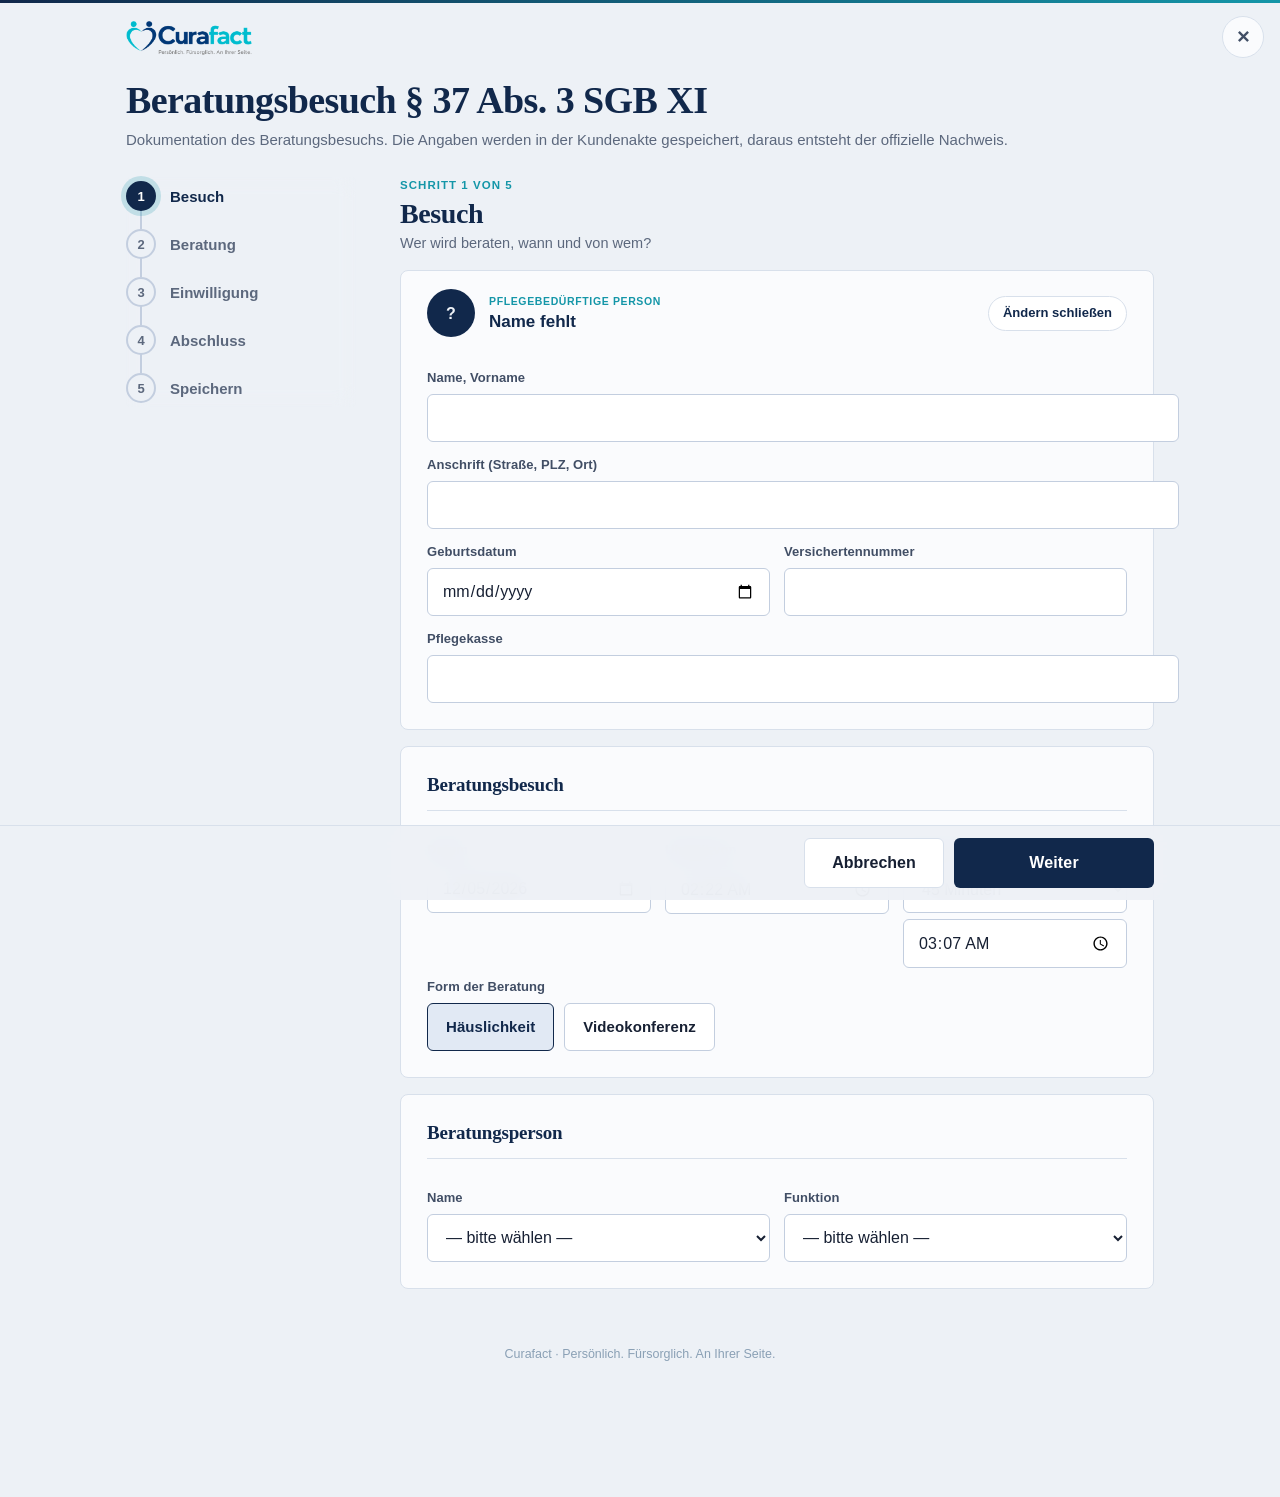
<file: besuch.html>
<!doctype html><html lang="de"><head><meta charset="utf-8">
<meta name="viewport" content="width=device-width, initial-scale=1, maximum-scale=1">
<title>Curafact – Beratungsbesuch</title>
<meta name="robots" content="noindex,nofollow">
<style>
:root{--blue:#0b457f;--blue2:#4f5fe0}
*{box-sizing:border-box}
html,body{margin:0;background:#f2f5fb;font-family:-apple-system,sans-serif;color:#111}
.wrap{max-width:640px;margin:0 auto;padding:16px 16px 40px}
h1{font-size:19px;color:var(--blue);margin:10px 0 2px}
.sub{color:#667;font-size:13px;margin:0 0 18px}
.box{background:#fff;border-radius:14px;padding:16px;margin-bottom:14px;box-shadow:0 1px 3px rgba(0,0,0,.08)}
.box h2{font-size:15px;color:var(--blue);margin:0 0 12px;border-bottom:1px solid #e5e7eb;padding-bottom:8px}
label{display:block;font-size:12px;color:#555;margin:10px 0 3px}
input[type=text],input[type=date],input[type=time],select,textarea{
  width:100%;min-width:0;padding:11px;border:1px solid #d7dce5;border-radius:9px;font-size:15px;background:#fbfcfe}
textarea{min-height:90px;resize:vertical}
/* Eigenes, browserunabhaengiges Kaestchen-Design - das native Aussehen von
   Checkbox/Radio unterscheidet sich stark zwischen Safari/Chrome/Android. */
input[type=checkbox],input[type=radio]{
  -webkit-appearance:none;appearance:none;flex:none;width:20px;height:20px;
  border:2px solid #c3cad6;background:#fff;cursor:pointer;position:relative;margin:0}
input[type=checkbox]{border-radius:5px}
input[type=radio]{border-radius:50%}
input[type=checkbox]:checked,input[type=radio]:checked{background:var(--blue);border-color:var(--blue)}
input[type=checkbox]:checked::after{content:'';position:absolute;left:6px;top:2px;width:5px;height:10px;
  border:solid #fff;border-width:0 2px 2px 0;transform:rotate(45deg)}
input[type=radio]:checked::after{content:'';position:absolute;left:5px;top:5px;width:8px;height:8px;border-radius:50%;background:#fff}
.checkline{display:flex;align-items:flex-start;gap:8px;font-size:14px;color:#222;margin:12px 0 4px}
.checkline input{margin-top:2px}
.grid2{display:grid;grid-template-columns:1fr 1fr;gap:0 12px}
.grid3{display:grid;grid-template-columns:1fr 1fr 1fr;gap:0 12px}
.grid2>div,.grid3>div{min-width:0}
@media (max-width:420px){.grid3{grid-template-columns:1fr}.grid2{grid-template-columns:1fr}}
.mnGrid{display:grid;grid-template-columns:1fr 1fr;gap:2px 10px;margin-top:8px}
.mnGrid .checkline{margin:4px 0;font-size:13px}
@media (max-width:380px){.mnGrid{grid-template-columns:1fr}}
.radioRow{display:flex;gap:16px;margin-top:6px;flex-wrap:wrap}
.radioRow label{display:flex;align-items:center;gap:6px;font-size:14px;color:#222;margin:0}
button{border:0;border-radius:9px;font-size:14px;font-weight:600;padding:11px 14px;cursor:pointer}
canvas{width:100%;height:150px;background:#fff;border:1px solid #d7dce5;border-radius:10px;touch-action:none;display:block;margin-top:8px}
.sigbar{display:flex;gap:8px;margin-top:8px}
.sigbar button{flex:1;background:#e9ecf2;color:#333}
.sigArea{margin-top:14px;padding-top:12px;border-top:1px dashed #dde2eb}
.sigFileRow{display:flex;align-items:center;gap:10px;flex-wrap:wrap}
.fileBtnStyle{background:#e9ecf2;color:#333;padding:9px 12px;font-size:13px}
.fileStatusStyle{font-size:12px;color:#889}
.sigPreviewImg{max-width:100%;max-height:110px;border:1px solid #d7dce5;border-radius:8px;margin-top:8px;display:block}
.hidden{display:none}
.note{font-size:11px;color:#889;margin-top:6px}
.tbBar{display:flex;gap:8px;align-items:center;flex-wrap:wrap;margin-top:6px}
.tbBar select{flex:1;min-width:180px;padding:9px;font-size:14px}
.tbCount{font-size:11px;color:#889}
.hint{background:#eef5fd;border:1px solid #cfe0f5;color:#1d3a5c;border-radius:9px;padding:9px 11px;font-size:12px;margin:8px 0}
.docCard{border:1px solid #d7dce5;border-radius:11px;padding:12px;margin-top:12px;background:#fbfcfe}
.docCard b{font-size:14px;color:#222}
.docBtns{display:flex;gap:8px;margin-top:8px;flex-wrap:wrap}
.docBtns button{background:#e9ecf2;color:#333}
.docBtns button.print{background:var(--blue);color:#fff}
.docFrame{width:100%;height:480px;border:1px solid #d7dce5;border-radius:8px;margin-top:10px;background:#fff}
#submitBtn{background:#1f8f4d;color:#fff;width:100%;padding:15px;font-size:16px;margin-top:6px}
#msg{text-align:center;padding:10px;font-size:14px}

/* ===== Curafact-Erscheinungsbild (einheitlich für alle Fernaufnahme-Seiten) ===== */
:root{--blue:#0E4A8B;--navy:#0F3F7A;--cyan:#16A9BA}
html,body{background:#eef4f9;color:#16324f;font-family:-apple-system,BlinkMacSystemFont,"SF Pro Text","Helvetica Neue",Arial,sans-serif;-webkit-text-size-adjust:100%}
.cfbar{height:6px;background:#16A9BA}
.cfhead{display:flex;justify-content:center;padding:16px 16px 0}.cfhead img{height:38px;width:auto;display:block}
.wrap{max-width:720px;padding:10px 16px 56px}
h1{font-size:25px;line-height:1.2;color:var(--navy);letter-spacing:-.01em;margin:12px 0 4px}
.sub{font-size:14.5px;line-height:1.45;color:#66788a;margin:0 0 20px}
.box{background:#fff;border:1px solid #dbe7f0;border-radius:20px;padding:20px;margin-bottom:16px;box-shadow:0 14px 36px rgba(14,74,139,.09)}
.box h2{font-size:17px;color:var(--navy);margin:0 0 14px;padding-bottom:10px;border-bottom:1px solid #e3edf5}
label{font-size:13px;font-weight:700;color:#35506b;margin:12px 0 5px}
input[type=text],input[type=date],input[type=time],select,textarea{border:1.5px solid #cfdceb;border-radius:12px;padding:12px 13px;font-size:16px;background:#fff;font-family:inherit;color:#16324f}
input[type=text]:focus,input[type=date]:focus,input[type=time]:focus,select:focus,textarea:focus{outline:none;border-color:var(--cyan);box-shadow:0 0 0 4px rgba(22,169,186,.16)}
input[type=checkbox]:checked,input[type=radio]:checked{background:var(--blue);border-color:var(--blue)}
.checkline{font-size:15px;line-height:1.4;color:#16324f}
.radioRow label{font-size:15px;color:#16324f;font-weight:600}
canvas{height:200px;border:1.5px solid #c9d9e8;border-radius:14px;box-shadow:inset 0 1px 3px rgba(14,74,139,.06)}
button{font-family:inherit;border-radius:12px}
.sigbar button,.fileBtnStyle,.docBtns button{background:#f1f6fb;color:var(--blue);border:1.5px solid #dbe7f0}
.docBtns button.print{background:var(--blue);color:#fff;border-color:var(--blue)}
.sigArea{border-top:1px dashed #cfdceb}
.docCard{background:#f8fbfe;border:1px solid #dbe7f0;border-radius:14px}
.hint{background:#eaf6f9;border:1px solid #c5e4ea;color:#1d4a55;border-radius:12px;font-size:13px;line-height:1.4}
#submitBtn{background:linear-gradient(180deg,#1659a5,#0E4A8B)!important;color:#fff;padding:17px;font-size:18px;border-radius:14px;box-shadow:0 8px 20px rgba(14,74,139,.28)}
#submitBtn:disabled{opacity:.55}
#msg{font-size:15px;font-weight:600;color:#35506b}
.cffoot{text-align:center;color:#8aa0b5;font-size:12.5px;padding:0 16px 24px}

/* ===== Schritte-Ansicht · Stil Redaktionell, Farbwelt Nebelblau ===== */
/* ===== Gemeinsames Gerüst (Variablen kommen aus dem jeweiligen Stil) ===== */
html,body{margin:0;background:var(--bg);color:var(--text);font-family:var(--font);-webkit-text-size-adjust:100%;color-scheme:var(--scheme,light)}
body{padding-bottom:110px;font-size:16px;line-height:1.45;-webkit-font-smoothing:antialiased}
.cfbar{height:var(--barH,4px);background:var(--bar,var(--accent2))}
.cfhead{display:flex;justify-content:var(--headJ,center);padding:18px 16px 4px;max-width:var(--w);margin:0 auto;box-sizing:border-box}
.cfhead img{height:34px;width:auto;display:block}
.wrap{max-width:var(--w);margin:0 auto;padding:8px 16px 40px;box-sizing:border-box}
h1{font-family:var(--font-head);font-size:var(--h1s,26px);line-height:1.15;font-weight:var(--h1w,700);color:var(--head);letter-spacing:-.02em;margin:12px 0 6px}
.sub{font-size:15px;line-height:1.5;color:var(--muted);margin:0 0 20px}

/* Karten */
.box{background:var(--card);border:1px solid var(--line);border-radius:var(--radius);padding:var(--pad,22px);margin:0 0 16px;box-shadow:var(--shadow);box-sizing:border-box}
.box h2{font-family:var(--font-head);font-size:17px;line-height:1.3;font-weight:650;color:var(--head);margin:0 0 14px;padding:0;border:0;letter-spacing:-.01em}
.zif{display:block;font-family:var(--font);font-size:11px;font-weight:700;letter-spacing:.08em;text-transform:uppercase;color:var(--accent2);background:none;padding:0;margin:0 0 4px;border-radius:0}
.box .sub{font-size:14px;margin:0 0 10px}
.note{font-size:12.5px;color:var(--muted);margin-top:8px}

/* Formularfelder */
label{display:block;font-size:13px;font-weight:600;color:var(--muted2,var(--muted));margin:14px 0 6px;letter-spacing:.005em}
input[type=text],input[type=date],input[type=time],select,textarea{width:100%;min-width:0;box-sizing:border-box;min-height:48px;padding:12px 14px;border:1px solid var(--input-border);border-radius:var(--r-in);font-size:16px;font-family:inherit;color:var(--text);background:var(--input-bg);transition:border-color .15s,box-shadow .15s}
textarea{min-height:120px;line-height:1.5;resize:vertical}
input:focus,select:focus,textarea:focus{outline:none;border-color:var(--accent2);box-shadow:0 0 0 4px var(--ring)}
::placeholder{color:var(--placeholder,#94a3b8)}
.grid2{gap:0 14px}.grid3{gap:0 14px}

/* Auswahl-Chips (Ja/Nein, Häuslichkeit/Video) */
.radioRow{display:flex;gap:10px;flex-wrap:wrap;margin-top:4px}
.radioRow label{display:flex;align-items:center;gap:8px;margin:0;font-size:15px;font-weight:600;color:var(--text);padding:12px 18px;border:1px solid var(--input-border);border-radius:var(--r-chip);background:var(--input-bg);cursor:pointer;position:relative;min-height:48px;box-sizing:border-box}
input[type=checkbox],input[type=radio]{-webkit-appearance:none;appearance:none;flex:none;width:22px;height:22px;border:1.5px solid var(--input-border);background:var(--input-bg);cursor:pointer;position:relative;margin:0}
input[type=checkbox]{border-radius:7px}
input[type=radio]{border-radius:50%}
input[type=checkbox]:checked,input[type=radio]:checked{background:var(--accent);border-color:var(--accent)}
input[type=checkbox]:checked::after{content:'';position:absolute;left:6.5px;top:2.5px;width:5px;height:10px;border:solid var(--accent-ink);border-width:0 2px 2px 0;transform:rotate(45deg)}
input[type=radio]:checked::after{content:'';position:absolute;left:5.5px;top:5.5px;width:8px;height:8px;border-radius:50%;background:var(--accent-ink)}
input:focus-visible{outline:2px solid var(--accent2);outline-offset:2px}
@supports selector(:has(*)){
  .radioRow label:has(input:checked){border-color:var(--accent);background:var(--accent-soft);color:var(--accent-text,var(--accent))}
  .radioRow input{position:absolute;opacity:0;width:1px;height:1px;pointer-events:none}
  .radioRow label:has(input:focus-visible){outline:2px solid var(--accent2);outline-offset:2px}
}
.checkline{display:flex;align-items:flex-start;gap:12px;font-size:15px;line-height:1.45;color:var(--text);margin:8px 0;padding:13px 14px;border:1px solid var(--line);border-radius:var(--r-in);background:var(--card2);cursor:pointer}
.checkline input{margin-top:1px}
.checkline span{flex:1}
@supports selector(:has(*)){.checkline:has(input:checked){border-color:var(--accent);background:var(--accent-soft)}}
.mnGrid{display:grid;grid-template-columns:1fr 1fr;gap:0 10px;margin-top:6px}
.mnGrid .checkline{margin:5px 0;font-size:14px;padding:11px 12px}
@media (max-width:520px){.mnGrid{grid-template-columns:1fr}.grid2,.grid3{grid-template-columns:1fr}}

/* Buttons */
button{font-family:inherit;font-weight:600;font-size:15px;border:0;border-radius:var(--r-btn);padding:12px 16px;cursor:pointer}
.sigbar button,.fileBtnStyle,.docBtns button{background:var(--chip);color:var(--accent-text,var(--accent));border:1px solid var(--line);padding:10px 14px;font-size:14px;font-weight:600}
.docBtns button.print{background:var(--accent);color:var(--accent-ink);border-color:var(--accent)}
.tbBar{display:flex;gap:8px;align-items:center;flex-wrap:wrap;margin-top:10px}
.tbBar select{flex:1;min-width:170px;min-height:40px;padding:8px 12px;font-size:14px}
.tbBar .kiBtn{padding:8px 13px!important;border-radius:999px!important;border:1px solid var(--line)!important;background:var(--chip)!important;color:var(--accent-text,var(--accent))!important;font-size:13px!important;font-weight:600!important}
.tbCount{font-size:12px;color:var(--muted);margin-left:auto}
.hint{background:var(--hint-bg);border:1px solid var(--hint-line);color:var(--hint-text);border-radius:var(--r-in);padding:11px 14px;font-size:13.5px;line-height:1.45;margin:10px 0}
#sigFuerBox{background:var(--card2)!important;border:1px solid var(--line)!important;border-radius:var(--r-in)!important}
#sigFuerBox b{color:var(--head)!important}
.sigArea{margin-top:16px;padding-top:14px;border-top:1px dashed var(--input-border)}
canvas{width:100%;height:190px;background:#fff;border:1.5px dashed var(--input-border);border-radius:var(--r-in);touch-action:none;display:block;margin-top:8px}
.docCard{border:1px solid var(--line);border-radius:var(--r-in);padding:14px;margin-top:12px;background:var(--card2)}
.docCard b{color:var(--head)}
.fileStatusStyle{font-size:12.5px;color:var(--muted)}
.mini{font-size:13px;color:var(--muted)}

/* Schritte: Ein-/Ausblenden */
.js-steps .step{display:none}
.js-steps .step.on{display:block}
.stepLead{margin:6px 0 16px;display:flex;flex-direction:column;gap:3px}
.stepLead small{font-size:11.5px;font-weight:700;letter-spacing:.09em;text-transform:uppercase;color:var(--accent2)}
.stepLead b{font-family:var(--font-head);font-size:21px;line-height:1.2;color:var(--head);letter-spacing:-.015em;font-weight:var(--h1w,700)}
.stepLead span{font-size:14.5px;color:var(--muted)}
.stepNav button{font-family:inherit;border:0;background:none;padding:0}
.stepNav .bar{display:none}

/* Personenkarte */
.personBox{padding:0!important}
.personBox>summary{list-style:none;cursor:pointer;display:flex;align-items:center;gap:14px;padding:18px var(--pad,22px)}
.personBox>summary::-webkit-details-marker{display:none}
.pcLine{flex:1;min-width:0;display:flex;align-items:center;gap:14px}
.pcAv{flex:none;width:48px;height:48px;border-radius:50%;display:flex;align-items:center;justify-content:center;background:var(--av-bg);color:var(--av-fg);font-weight:700;font-size:16px;letter-spacing:.02em}
.pcTxt{min-width:0;display:flex;flex-direction:column;gap:2px}
.pcEy{font-size:10.5px;white-space:nowrap;font-weight:700;letter-spacing:.06em;text-transform:uppercase;color:var(--accent2)}
.pcName{font-size:17px;font-weight:650;color:var(--head);line-height:1.25}
.pcMeta{display:flex;flex-wrap:wrap;gap:5px 6px;margin-top:3px}
.pcMeta span{font-size:12px;color:var(--muted2,var(--muted));background:var(--card2);border:1px solid var(--line);border-radius:999px;padding:2px 9px;line-height:1.5}
.pcWarn{font-size:12.5px;font-weight:600;color:var(--warn)}
.pcEdit{flex:none;font-size:13px;font-weight:600;color:var(--accent-text,var(--accent));border:1px solid var(--line);border-radius:999px;padding:7px 14px;background:var(--chip)}
.personBox[open] .pcEdit::after{content:" schließen"}
.personBox>*:not(summary){margin-left:var(--pad,22px);margin-right:var(--pad,22px)}
.personBox>*:last-child{margin-bottom:var(--pad,22px)}

/* Untere Leiste */
.stepBar{position:fixed;left:0;right:0;bottom:0;z-index:40;display:flex;gap:10px;padding:12px 16px calc(12px + env(safe-area-inset-bottom));justify-content:center;background:var(--bar-bg);border-top:1px solid var(--line);backdrop-filter:blur(14px);-webkit-backdrop-filter:blur(14px)}
.stepBar button{flex:1;max-width:var(--btnW,320px);padding:15px;font-size:16px;border-radius:var(--r-btn)}
.stepBar #stepBack{background:var(--chip);color:var(--text);border:1px solid var(--line);flex:0 0 30%}
.stepBar #stepNext{background:var(--accent);color:var(--accent-ink);box-shadow:var(--btn-shadow,none)}
.stepBar.noNext #stepNext{display:none}
.stepBar.noNext #stepBack{flex:1;max-width:var(--btnW,320px)}
body.kbd .stepBar{display:none}

/* Prüfen */
.pruefKopf{font-size:15px;font-weight:650;border-radius:var(--r-in);padding:13px 15px;margin-bottom:6px}
.pruefKopf.ok{background:var(--ok-bg);color:var(--ok-fg)}
.pruefKopf.warn{background:var(--warn-bg);color:var(--warn-fg)}
.pruefListe{list-style:none;margin:0;padding:0}
.pruefListe li{display:flex;gap:12px;align-items:flex-start;padding:13px 2px;border-bottom:1px solid var(--line);font-size:15px;cursor:pointer;line-height:1.35}
.pruefListe li:last-child{border-bottom:0}
.pruefListe .ic{flex:none;width:22px;height:22px;border-radius:50%;display:flex;align-items:center;justify-content:center;font-size:12px;font-weight:800;color:#fff;margin-top:1px}
.pruefListe .ok .ic{background:var(--ok)}
.pruefListe .warn .ic{background:var(--warn)}
.pruefListe .must .ic{background:var(--must)}
.pruefListe .txt small{display:block;color:var(--muted);font-size:13px;margin-top:1px}
.pruefListe .go{margin-left:auto;flex:none;color:var(--accent-text,var(--accent));font-size:13px;font-weight:600;align-self:center}
#msg:empty{display:none}
#msg{font-size:15px;font-weight:600;color:var(--text);margin-top:14px}
#submitBtn{background:var(--accent)!important;color:var(--accent-ink)!important;width:100%;padding:17px;font-size:17px;font-weight:650;border-radius:var(--r-btn);box-shadow:var(--btn-shadow,none);margin-top:6px}
#submitBtn:disabled{opacity:.5}
.entwurfHinweis{background:var(--hint-bg);border:1px solid var(--hint-line);color:var(--hint-text);border-radius:var(--r-in);padding:11px 14px;font-size:13.5px;margin:0 0 14px;display:flex;gap:12px;align-items:center;justify-content:space-between}
.entwurfHinweis button{background:var(--card);border:1px solid var(--line);color:var(--accent-text,var(--accent));font-size:13px;padding:7px 12px}

/* Fortschritt: Punkte mit Verbindungslinie (Variablen --nav-bg, --dot-bg, --dot-line) */
.stepNav{position:sticky;top:10px;z-index:30;display:flex;margin:0 0 20px;padding:14px 8px 11px;background:var(--nav-bg,var(--card));border:1px solid var(--line);border-radius:var(--radius);box-shadow:var(--shadow);backdrop-filter:blur(10px);-webkit-backdrop-filter:blur(10px)}
.stepNav button{flex:1;position:relative;display:flex;flex-direction:column;align-items:center;gap:7px;font-size:12px;font-weight:600;color:var(--muted);cursor:pointer;min-width:0;outline:none}
.stepNav button:focus-visible{outline:2px solid var(--accent2);outline-offset:3px;border-radius:8px}
.stepNav button:not(:first-child)::before{content:'';position:absolute;top:14px;left:-50%;right:50%;height:2px;background:var(--dot-line,var(--line))}
.stepNav button.done::before,.stepNav button.cur::before{background:var(--accent2)}
.stepNav .dot{position:relative;z-index:1;width:30px;height:30px;border-radius:50%;display:flex;align-items:center;justify-content:center;background:var(--dot-bg,var(--card));border:2px solid var(--dot-line,var(--line));color:var(--muted);font-size:13px;font-weight:700;transition:all .2s}
.stepNav button.cur{color:var(--head)}
.stepNav button.cur .dot{background:var(--accent);border-color:var(--accent);color:var(--accent-ink);box-shadow:0 0 0 5px var(--ring)}
.stepNav button.done .dot{background:var(--accent2);border-color:var(--accent2);color:var(--accent-ink)}
.stepNav .lbl{max-width:100%;overflow:hidden;text-overflow:ellipsis;white-space:nowrap}

/* Stil 5 – Redaktionell: Papierton, Serifen-Überschriften, feine Linien; am Desktop Seitenleiste mit Schritten */
:root{--bg:#F6F3EE;--card:#FFFDF9;--card2:#F7F3EB;--line:#E3DCCF;--text:#1D2433;--muted:#6A6558;--muted2:#4F5668;--head:#14213A;
--accent:#14213A;--accent-ink:#fff;--accent-soft:#EDE8DC;--accent2:#0E8795;--accent-text:#14213A;--ring:rgba(14,135,149,.18);
--shadow:none;--radius:8px;--r-in:6px;--r-chip:6px;--r-btn:6px;
--font:-apple-system,BlinkMacSystemFont,"SF Pro Text","Segoe UI",Roboto,"Helvetica Neue",Arial,sans-serif;
--font-head:"Iowan Old Style","Palatino Linotype",Palatino,"New York",Georgia,serif;
--w:1060px;--pad:26px;--input-bg:#fff;--input-border:#D6CEBD;--chip:#fff;--hint-bg:#F0F4F3;--hint-line:#D3E0DD;--hint-text:#27564F;
--bar-bg:rgba(246,243,238,.94);--nav-bg:transparent;--dot-bg:#F6F3EE;--dot-line:#D6CEBD;--ok:#2E8B57;--warn:#C27A13;--must:#C0392B;--ok-bg:#E7F2EB;--ok-fg:#1F5E3B;--warn-bg:#F8EDD6;--warn-fg:#7A4B07;--av-bg:#14213A;--av-fg:#F6F3EE;--h1s:38px;--h1w:600}
.cfbar{height:3px;background:#14213A}
.cfhead{justify-content:flex-start}
h1{letter-spacing:-.015em}
.box{border-radius:8px}
.box h2{font-weight:600;font-size:19px;padding-bottom:12px;border-bottom:1px solid var(--line);margin-bottom:16px}
.stepLead b{font-size:28px;font-weight:600}
.stepLead small{color:var(--accent2)}
.stepNav{margin:0 0 22px;padding:6px 0 4px;border:0;background:transparent;box-shadow:none;border-radius:0;border-bottom:1px solid var(--line)}
.checkline{border-radius:6px}
.pruefKopf{border-radius:6px}
.stepBar #stepNext,#submitBtn{letter-spacing:.01em}
@media (min-width:900px){
  .wrap{display:grid;grid-template-columns:230px minmax(0,1fr);column-gap:44px;align-items:start}
  .wrap>h1,.wrap>.sub,#cfgWarn{grid-column:1 / -1}
  .wrap>h1{grid-row:1}.wrap>.sub{grid-row:2}#cfgWarn{grid-row:3}
  .stepNav{grid-column:1;grid-row:4;position:sticky;top:28px;display:flex;flex-direction:column;gap:18px;padding:4px 0;margin:6px 0 0;border:0}
  .step{grid-column:2;grid-row:4}
  .stepNav button{flex-direction:row;justify-content:flex-start;gap:14px;font-size:15px;text-align:left;padding:0}
  .stepNav button:not(:first-child)::before{left:14px;right:auto;top:-20px;width:2px;height:20px}
  .stepNav .lbl{overflow:visible}
  .stepNav button.cur .lbl{font-weight:700}
  .stepBar{padding-left:calc((100% - var(--w))/2 + 274px);padding-right:calc((100% - var(--w))/2 + 16px);justify-content:flex-end}
  .stepBar button{flex:0 0 auto;min-width:200px}
  .stepBar #stepBack{flex:0 0 auto;min-width:140px}
}

/* Farbwelt 3 – Nebelblau: kühles Blaugrau, klar und ruhig (nah am Curafact-Blau) */
:root{--bg:#EDF1F6;--card:#FAFBFD;--card2:#F0F3F8;--line:#D8E0EB;--text:#172033;--muted:#5C687D;--muted2:#414E65;--head:#11284B;
--accent:#11284B;--accent-ink:#fff;--accent-soft:#E1E9F4;--accent2:#1496A8;--accent-text:#11284B;--ring:rgba(20,150,168,.2);
--input-border:#C3CEDF;--hint-bg:#E7F1F6;--hint-line:#C8E0EA;--hint-text:#14586A;--bar-bg:rgba(237,241,246,.94);--dot-bg:#EDF1F6;--dot-line:#C3CEDF;
--av-bg:#11284B;--av-fg:#EDF1F6}
.cfbar{background:linear-gradient(90deg,#11284B,#1496A8)}

/* ===== Textbausteine-Fenster und KI-Vorschläge ===== */
.tbBar{display:flex;gap:8px;align-items:center;flex-wrap:wrap;margin-top:12px}
.tbBar button{font-size:13.5px;font-weight:600;padding:9px 14px;border-radius:999px;border:1px solid var(--line);background:var(--chip);color:var(--accent-text,var(--accent));cursor:pointer;line-height:1.2}
.tbBar button:disabled{opacity:.5;cursor:wait}
.tbBar .tbOpen{background:var(--accent-soft);border-color:transparent}
.tbBar .tbN{display:inline-block;min-width:20px;text-align:center;padding:1px 6px;margin-left:4px;border-radius:999px;background:var(--card);font-size:11.5px;color:var(--muted)}
.kiGrp{display:inline-flex;gap:6px;flex-wrap:wrap}
.tbBar .kiPrim{background:var(--accent);color:var(--accent-ink);border-color:var(--accent)}
.tbBar .tbCount{margin-left:auto;font-size:12px;color:var(--muted)}
@media (max-width:520px){.tbBar .tbCount{flex-basis:100%;margin-left:0}}

.tbSheet{position:fixed;inset:0;z-index:200;display:flex;align-items:flex-end;justify-content:center}
.tbSheet.hidden{display:none}
.tbBack{position:absolute;inset:0;background:rgba(10,20,35,.45);backdrop-filter:blur(2px)}
.tbPanel{position:relative;width:min(100%,720px);max-height:86vh;display:flex;flex-direction:column;background:var(--card);border:1px solid var(--line);border-radius:20px 20px 0 0;box-shadow:0 -20px 60px rgba(10,20,35,.3);padding:18px 18px 12px;box-sizing:border-box}
@media (min-width:760px){.tbSheet{align-items:center}.tbPanel{border-radius:16px;max-height:80vh}}
.tbHead{display:flex;justify-content:space-between;gap:12px;align-items:flex-start;margin-bottom:10px}
.tbHead b{display:block;font-family:var(--font-head);font-size:17px;color:var(--head);line-height:1.3}
.tbHead small{display:block;color:var(--muted);font-size:12.5px;margin-top:2px}
.tbClose{background:var(--accent);color:var(--accent-ink);border:0;border-radius:var(--r-btn);padding:10px 18px;font-weight:600;flex:none}
#tbSuche{margin:2px 0 10px}
.tbCats{display:flex;gap:6px;overflow-x:auto;padding-bottom:10px;margin:0 -2px;scrollbar-width:none}
.tbCats::-webkit-scrollbar{display:none}
.tbCats button{flex:none;border:1px solid var(--line);background:var(--chip);color:var(--muted2,var(--muted));border-radius:999px;padding:7px 14px;font-size:13px;font-weight:600}
.tbCats button.on{background:var(--accent);border-color:var(--accent);color:var(--accent-ink)}
.tbList{overflow-y:auto;flex:1;min-height:120px;display:flex;flex-direction:column;gap:8px;padding:2px 2px 8px;-webkit-overflow-scrolling:touch}
.tbItem{position:relative;display:block;text-align:left;width:100%;background:var(--card2);border:1px solid var(--line);border-radius:var(--r-in);padding:12px 44px 12px 14px;cursor:pointer;color:var(--text);font-weight:400;font-size:14px}
.tbItem:hover{border-color:var(--accent2)}
.tbItem .tbT{display:flex;align-items:center;gap:8px;font-weight:650;color:var(--head);font-size:14.5px;margin-bottom:3px}
.tbItem .tbT em{font-style:normal;font-weight:600;font-size:11px;letter-spacing:.04em;text-transform:uppercase;color:var(--accent2)}
.tbItem .tbX{display:block;color:var(--muted2,var(--muted));line-height:1.45}
.tbItem i{position:absolute;right:12px;top:50%;transform:translateY(-50%);width:28px;height:28px;border-radius:50%;background:var(--accent-soft);color:var(--accent-text,var(--accent));display:flex;align-items:center;justify-content:center;font-style:normal;font-weight:700;font-size:17px}
.tbItem.used{border-color:var(--accent2);background:var(--accent-soft)}
.tbItem.used i{background:var(--accent2);color:#fff}
.tbItem.used i::before{content:'✓';font-size:14px}
.tbItem.used i{font-size:0}
.tbItem.used i::before{font-size:14px}
.tbEmpty{padding:30px 10px;text-align:center;color:var(--muted)}
.tbToast{position:absolute;left:50%;bottom:62px;transform:translate(-50%,10px);background:var(--head);color:var(--card);font-size:13px;padding:8px 14px;border-radius:999px;opacity:0;pointer-events:none;transition:all .2s;max-width:90%;white-space:nowrap;overflow:hidden;text-overflow:ellipsis}
.tbToast.on{opacity:.95;transform:translate(-50%,0)}
body.tbLock{overflow:hidden}

.kiBox{margin-top:12px}
.kiLoad{display:flex;gap:12px;align-items:center;padding:14px;border:1px dashed var(--accent2);border-radius:var(--r-in);background:var(--hint-bg);color:var(--hint-text);font-size:14px}
.kiLoad small{display:block;opacity:.8;font-size:12px}
.kiDots{display:inline-flex;gap:4px}
.kiDots i{width:7px;height:7px;border-radius:50%;background:var(--accent2);animation:kid 1s infinite ease-in-out}
.kiDots i:nth-child(2){animation-delay:.15s}.kiDots i:nth-child(3){animation-delay:.3s}
@keyframes kid{0%,80%,100%{opacity:.25;transform:scale(.8)}40%{opacity:1;transform:scale(1.1)}}
.kiErr{padding:12px 14px;border-radius:var(--r-in);background:var(--warn-bg);color:var(--warn-fg);font-size:14px}
.kiRes{border:1px solid var(--accent2);border-radius:var(--r-in);background:var(--card2);padding:14px}
.kiHead{display:flex;justify-content:space-between;align-items:center;gap:10px;margin-bottom:10px}
.kiHead b{color:var(--head);font-size:14.5px}
.kiMeta{font-size:12px;color:var(--muted)}
.kiCols{display:grid;grid-template-columns:1fr 1.25fr;gap:14px}
@media (max-width:640px){.kiCols{grid-template-columns:1fr}}
.kiCols small{display:block;font-size:11px;font-weight:700;letter-spacing:.07em;text-transform:uppercase;color:var(--muted);margin-bottom:4px}
.kiTxt{white-space:pre-wrap;font-size:14.5px;line-height:1.55;color:var(--muted2,var(--muted));padding:10px 12px;border-radius:10px;background:var(--card);border:1px solid var(--line)}
.kiTxt.new{color:var(--text);border-color:var(--accent2)}
.kiCnt{font-size:12.5px;margin-top:6px}.kiCnt .ok{color:var(--ok)}.kiCnt .warn{color:var(--warn)}
.kiAct{display:flex;gap:8px;flex-wrap:wrap;margin-top:12px}
.kiAct button{border-radius:999px;padding:10px 16px;font-size:14px;font-weight:600;border:1px solid var(--line);background:var(--chip);color:var(--text)}
.kiAct .kiOk2{background:var(--accent);border-color:var(--accent);color:var(--accent-ink)}
.kiFoot{font-size:12px;color:var(--muted);margin-top:10px}

.tbHead,#tbSuche,.tbCats{flex:none}
#tbSuche{width:100%;box-sizing:border-box;min-height:46px;padding:11px 14px;border:1px solid var(--input-border);border-radius:var(--r-in);font-size:16px;font-family:inherit;color:var(--text);background:var(--input-bg);-webkit-appearance:none;appearance:none}
#tbSuche:focus{outline:none;border-color:var(--accent2);box-shadow:0 0 0 4px var(--ring)}
.tbCats button{white-space:nowrap}

/* Abbrechen */
.btnClose{position:absolute;top:16px;right:16px;z-index:60;width:42px;height:42px;padding:0;border-radius:50%;border:1px solid var(--line);background:var(--card);color:var(--muted2,var(--muted));font-size:17px;line-height:1;display:flex;align-items:center;justify-content:center;box-shadow:var(--shadow);cursor:pointer}
.btnClose:hover{color:var(--head);border-color:var(--accent2)}
body{position:relative}
.cfModal{position:fixed;inset:0;z-index:400;display:flex;align-items:center;justify-content:center;padding:16px;background:rgba(10,20,35,.5);backdrop-filter:blur(2px)}
.cfModalBox{width:min(100%,420px);background:var(--card);border:1px solid var(--line);border-radius:var(--radius);padding:22px;box-shadow:0 24px 60px rgba(10,20,35,.35)}
.cfModalBox h3{margin:0 0 6px;font-family:var(--font-head);font-size:19px;color:var(--head)}
.cfModalBox p{margin:0 0 18px;color:var(--muted2,var(--muted));font-size:15px;line-height:1.5}
.cfModalAct{display:flex;gap:10px;flex-wrap:wrap}
.cfModalAct button{flex:1;min-width:150px;padding:13px 16px;border-radius:var(--r-btn);font-size:15px;font-weight:600;border:1px solid var(--line);background:var(--chip);color:var(--text)}
.cfModalAct .weiter{background:var(--accent);border-color:var(--accent);color:var(--accent-ink)}
.cfModalAct .weg{color:var(--must)}

button:focus:not(:focus-visible){outline:none}
</style></head><body><div class="cfbar"></div><div class="cfhead"><img src="[data-uri]" alt="Curafact"></div>
<div class="wrap">
  <h1>Beratungsbesuch § 37 Abs. 3 SGB XI</h1>
  <p class="sub" id="pageSub">Dokumentation des Beratungsbesuchs. Die Angaben werden in der Kundenakte gespeichert, daraus entsteht der offizielle Nachweis.</p>
  <nav class="stepNav" id="stepNav" aria-label="Fortschritt"></nav>
  <section class="step" id="step1" data-step="1" data-titel="Besuch">
    <div class="stepLead"><small>Schritt 1 von 5</small><b>Besuch</b><span>Wer wird beraten, wann und von wem?</span></div>
  <details class="box personBox" id="personDetails" open>
    <summary><span class="pcLine" id="pcLine">Daten werden geladen …</span><span class="pcEdit">Ändern</span></summary>
    <label>Name, Vorname</label><input type="text" id="pflege_name">
    <label>Anschrift (Straße, PLZ, Ort)</label><input type="text" id="pflege_anschrift">
    <div class="grid2">
      <div><label>Geburtsdatum</label><input type="date" id="pflege_geburtsdatum"></div>
      <div><label>Versichertennummer</label><input type="text" id="pflege_kvnr"></div>
    </div>
    <label>Pflegekasse</label><input type="text" id="pflege_kasse">
  </details>
  <div class="box">
    <h2>Beratungsbesuch</h2>
    <div class="grid3">
      <div><label>Datum</label><input type="date" id="besuch_datum"></div>
      <div><label>Uhrzeit von</label><input type="time" id="besuch_von"></div>
      <div><label>Uhrzeit bis</label><select id="besuch_dauer"><option value="">Dauer wählen …</option><option value="30">30 Minuten</option><option value="45">45 Minuten</option><option value="60">1 Stunde</option></select><input type="time" id="besuch_bis" style="margin-top:6px"></div>
    </div>
    <label style="margin-top:10px">Form der Beratung</label>
    <div class="radioRow">
      <label><input type="radio" name="besuch_form" id="form_haeuslich" checked> Häuslichkeit</label>
      <label><input type="radio" name="besuch_form" id="form_video"> Videokonferenz</label>
    </div>
  </div>
  <div class="box">
    <h2>Beratungsperson</h2>
    <div class="grid2">
      <div><label>Name</label><select id="beratungsperson_sel"></select><input type="text" id="beratungsperson_name" autocomplete="off" class="hidden" placeholder="Name der Beratungsperson" style="margin-top:6px"></div>
      <div><label>Funktion</label><select id="beratungsfunktion_sel"></select><input type="text" id="beratungsperson_funktion" class="hidden" placeholder="z.B. Pflegefachkraft" autocomplete="off" style="margin-top:6px"></div>
    </div>
  </div>
  </section>
  <section class="step" id="step2" data-step="2" data-titel="Beratung">
    <div class="stepLead"><small>Schritt 2 von 5</small><b>Beratung</b><span>Die Ziffern 1 bis 6 des offiziellen Nachweises.</span></div>
  <div class="box">
    <h2><span class="zif">Ziffer 1</span>Sicht der pflegebedürftigen Person / Pflegeperson</h2>
    <p class="sub" style="margin:0 0 6px">Wie erlebt die pflegebedürftige Person bzw. die Pflegeperson die Pflege- und Betreuungssituation?</p>
    <textarea id="einschaetzung_pflegeperson" data-tb="pflegeperson" data-w="456" data-zeilen="5"></textarea>
    <div class="tbBar" data-tbbar="pflegeperson"></div>
  </div>
  <div class="box">
    <h2><span class="zif">Ziffer 2</span>Sicht der Beratungsperson</h2>
    <textarea id="einschaetzung_beratungsperson" data-tb="beratungsperson" data-w="455.6" data-zeilen="5"></textarea>
    <div class="tbBar" data-tbbar="beratungsperson"></div>
  </div>
  <div class="box">
    <h2><span class="zif">Ziffer 3</span>Pflege- und Betreuungssituation sichergestellt?</h2>
    <div class="radioRow">
      <label><input type="radio" name="sichergestellt" id="sicher_ja"> Ja</label>
      <label><input type="radio" name="sichergestellt" id="sicher_nein"> Nein</label>
    </div>
    <div id="sicher_hinweis" class="hint hidden">Bitte den Grund angeben. Die Übermittlung dieser Angabe an die Pflegekasse setzt die Einwilligung zu Ziffer 3 voraus (Schritt 3).</div>
    <div id="sicher_grund_box" class="hidden"><label>Nein, weil</label><textarea id="sichergestellt_grund" style="min-height:60px" data-tb="sichergestellt_grund" data-w="454.9" data-zeilen="5"></textarea><div class="tbBar" data-tbbar="sichergestellt_grund"></div></div>
  </div>
  <div class="box">
    <h2><span class="zif">Ziffer 4</span>Angeregte Maßnahmen</h2>
    <div class="checkline"><input type="checkbox" id="massnahmen_keine"><span>Nein, es werden keine Maßnahmen angeregt</span></div>
    <div class="mnGrid" id="mnGrid"></div>
    <label>Weitere Maßnahmen und Erläuterungen</label>
    <textarea id="massnahmen_erlaeuterung" data-tb="massnahmen_erlaeuterung" data-w="456" data-zeilen="8"></textarea>
    <div class="tbBar" data-tbbar="massnahmen_erlaeuterung"></div>
    <p class="note">Steht hier ein Text, wird „Weitere Maßnahmen und Erläuterungen“ im Nachweis automatisch angekreuzt.</p>
  </div>
  <div class="box">
    <h2><span class="zif">Ziffer 5/6</span>Weitergehende Pflegeberatung (§ 7a SGB XI)</h2>
    <div class="checkline"><input type="checkbox" id="beratung_7a_angezeigt"><span>Aus Sicht der Beratungsperson ist eine weitergehende Pflegeberatung nach §7a SGB XI angezeigt</span></div>
    <div class="checkline"><input type="checkbox" id="wunsch_7a"><span>Die pflegebedürftige Person wünscht eine Pflegeberatung nach §7a SGB XI</span></div>
  </div>
  </section>
  <section class="step" id="step3" data-step="3" data-titel="Einwilligungen">
    <div class="stepLead"><small>Schritt 3 von 5</small><b>Einwilligungen</b><span>Was darf an die Pflegekasse weitergegeben werden?</span></div>
  <div class="box">
    <h2>Einwilligungen</h2>
    <p class="sub" style="margin:0 0 6px">Jede Einwilligung ist freiwillig und einzeln zu erteilen – ohne Einwilligung entstehen der pflegebedürftigen Person keine Nachteile. Nur ankreuzen, was tatsächlich erteilt wurde.</p>
    <div class="checkline"><input type="checkbox" id="einwilligung_ziffer3"><span>Übermittlung der Angaben zur Sicherstellung der Pflege- und Betreuungssituation (Ziffer 3) an die Pflegekasse</span></div>
    <div class="checkline"><input type="checkbox" id="einwilligung_ziffer4"><span>Übermittlung der Empfehlungen (Ziffer 4) an die Pflegekasse</span></div>
    <div class="checkline"><input type="checkbox" id="einwilligung_inaugenschein"><span>Inaugenscheinnahme von Körperregionen erfolgt, und Übermittlung dieser Information an die Pflegekasse</span></div>
    <div class="checkline"><input type="checkbox" id="einwilligung_7a_verarbeitung"><span>Verarbeitung der Ergebnisse dieses Besuchs im Rahmen einer §7a-Pflegeberatung</span></div>
  </div>
  </section>
  <section class="step" id="step4" data-step="4" data-titel="Abschluss">
    <div class="stepLead"><small>Schritt 4 von 5</small><b>Abschluss</b><span>Empfänger, Unterlagen und Unterschriften.</span></div>
  <div class="box">
    <h2>Pflegekasse – Empfänger des Nachweises</h2>
    <label>Name</label><input type="text" id="kasse_name">
    <label>Anschrift (Straße Nr., PLZ Ort)</label><input type="text" id="kasse_anschrift">
    <p class="note">Wird aus der Kassenliste vorausgefüllt; bei unbekannter Kasse bitte Anschrift eintragen.</p>
  </div>
  <div class="box" id="terminBox">
    <h2>Nächster Beratungsbesuch</h2>
    <label>Termin (TT.MM.JJJJ) – Vorschlag nach Pflegegrad, änderbar</label><input type="text" id="naechster_termin" placeholder="z.B. 12.03.2027">
  </div>
  <div class="box" id="unterlagenBox2">
    <h2>Unterlagen für die pflegebedürftige Person</h2>
    <div class="mini" id="u_hinweis" style="margin-bottom:8px"></div>
    <label class="checkline"><input type="checkbox" id="u_datenschutz" checked><span>Datenschutzinformation erstellen (Ausdruck der pflegebedürftigen Person aushändigen)</span></label>
    <label class="checkline"><input type="checkbox" id="u_vereinbarung" checked><span>Beratungsvereinbarung erstellen – mit der Unterschrift der pflegebedürftigen Person (dieselbe wie beim Nachweis)</span></label>
  </div>
  <div class="box hidden" id="unterlagenBox">
    <h2>Verträge &amp; Unterlagen der Beratungsstelle</h2>
    <p class="sub" style="margin:0 0 6px">Ansehen, unterschreiben lassen und direkt ausdrucken (AirPrint). Die Unterlagen werden in Studio in die Kundenakte übernommen. Die Unterschrift der Beratungsstelle (UG) wird durch die Geschäftsführung nachgeholt.</p>
    <div class="grid2"><div><label>Ort</label><input type="text" id="v_ort"></div><div><label>Datum</label><input type="text" id="v_datum" placeholder="TT.MM.JJJJ"></div></div>
    <div id="unterlagenListe"></div>
  </div>
  <div class="box">
    <h2>Unterschrift pflegebedürftige Person / gesetzliche Vertretung</h2>
    <div id="sigFuerBox" style="background:#f4fafd;border:1px solid #cfe4ef;border-radius:12px;padding:12px 14px;margin:6px 0 10px">
      <b style="color:#0f3f7a">Wofür gilt diese Unterschrift?</b>
      <div class="checkline" style="margin:8px 0 2px"><input type="checkbox" checked disabled><span>Nachweis über den Beratungsbesuch (immer)</span></div>
      <div id="sigFuerVereinb"></div>
    </div>
    <label>Ort, Datum</label><input type="text" id="ort_datum_unterschrift" placeholder="z.B. Harsewinkel, 15.09.2026">
    <div class="sigArea">
      <div class="sigFileRow">
        <button type="button" class="fileBtnStyle" id="sigfilebtn_pflege">Datei wählen</button>
        <input type="file" accept="image/*" id="sigfile_pflege" class="hidden">
        <span class="fileStatusStyle" id="sigfilestatus_pflege">Keine Datei ausgewählt</span>
      </div>
      <img id="sigpreview_pflege" class="sigPreviewImg hidden">
      <label style="margin-top:10px">oder direkt unterschreiben</label>
      <canvas id="sig_pflege"></canvas>
      <div class="sigbar"><button type="button" id="sigclear_pflege">Löschen</button></div>
    </div>
  </div>
  <div class="box">
    <h2>Unterschrift der Beratungsperson</h2>
    <div class="checkline"><input type="checkbox" id="ausgehaendigt"><span>Eine Ausfertigung des Nachweises wurde der pflegebedürftigen Person ausgehändigt bzw. wird unverzüglich übermittelt</span></div>
    <div id="sigBeraterBox" class="sigArea">
      <label style="margin-top:0"><b>Unterschrift Beratungsperson</b> – erscheint im Feld „Stempel und Unterschrift der Beratungsperson“ (bei Videokonferenz zusätzlich im Videofeld)</label>
      <div class="sigFileRow">
        <button type="button" class="fileBtnStyle" id="sigfilebtn_berater">Datei wählen</button>
        <input type="file" accept="image/*" id="sigfile_berater" class="hidden">
        <span class="fileStatusStyle" id="sigfilestatus_berater">Keine Datei ausgewählt</span>
      </div>
      <img id="sigpreview_berater" class="sigPreviewImg hidden">
      <label style="margin-top:10px">oder direkt unterschreiben</label>
      <canvas id="sig_berater"></canvas>
      <div class="sigbar"><button type="button" id="sigclear_berater">Löschen</button></div>
    </div>
  </div>
  </section>
  <section class="step" id="step5" data-step="5" data-titel="Speichern">
    <div class="stepLead"><small>Schritt 5 von 5</small><b>Prüfen &amp; Speichern</b><span>Noch einmal kurz kontrollieren, dann speichern.</span></div>
  <div class="box" id="pruefBox">
    <h2>Prüfen</h2>
    <div id="pruefKopf" class="pruefKopf"></div>
    <ul id="pruefListe" class="pruefListe"></ul>
    <p class="note">Fehlende Punkte blockieren das Speichern nicht – nur die Unterschrift der pflegebedürftigen Person ist Pflicht. Ein Tipp auf einen Punkt springt zur passenden Stelle.</p>
  </div>
  <button type="button" id="submitBtn">Besuch speichern und Nachweis erstellen</button>
  <div id="msg"></div>
  <p class="note">Die Angaben werden von der Beratungsperson in Studio geprüft, ergänzt und in den offiziellen Nachweis nach § 37 Abs. 3 SGB XI übernommen.</p>
  </section>
  <div class="stepBar" id="stepBar"><button type="button" id="stepBack">Zurück</button><button type="button" id="stepNext">Weiter</button></div>
</div>

<script src="assets/lib/qrcode.min.js"></script>
<script src="assets/lib/pdf-lib.min.js"></script>
<!--NW:START-->
<script>
/* Nachweis über einen Beratungsbesuch (§ 37 Abs. 3 SGB XI) im Browser erzeugen: Nachbau von scripts/fill_beratung_nachweis.py
   + scripts/pdf_fill_common.py (Overlay auf den amtlichen Vordruck, Koordinaten aus configs/AOK/beratung_nachweis_mapping.json).
   Benötigt pdf-lib (window.PDFLib). Aufruf: NW.erzeugen({template:ArrayBuffer, mapping:Object}, kunde, besuch, {ik:'…', kassen:[…], sigPersonen:{name:dataurl}}) -> Uint8Array */
(function(root){
'use strict';
var PL=root.PDFLib||(typeof require!=='undefined'?require('pdf-lib'):null);
var MASSNAHMEN_CODES=['pflegekurs','kombinationsleistung','verhinderungspflege','tages_nachtpflege','unterstuetzung_alltag','pflege_hilfsmittel','erneute_pflegebegutachtung','pflegesachleistungen','kurzzeitpflege','wohnraumanpassung','rehabilitationsleistungen','freistellungsmoeglichkeiten','weitere_massnahmen'];
function pad(n,l){return String(n).padStart(l||2,'0')}
function splitName(full){
  full=String(full||'').trim();if(!full)return['',''];
  if(full.indexOf(',')>=0){var i=full.indexOf(',');return[full.slice(i+1).trim(),full.slice(0,i).trim()]}
  var j=full.indexOf(' ');if(j<0)return['',full];
  return[full.slice(0,j).trim(),full.slice(j+1).trim()];
}
function dateDigits(v){
  v=String(v||'').trim();var m=/^(\d{4})-(\d{2})-(\d{2})/.exec(v);if(m)return m[3]+m[2]+m[1];
  m=/^(\d{1,2})\.(\d{1,2})\.(\d{4})$/.exec(v);if(m)return pad(m[1])+pad(m[2])+m[3];
  return v.replace(/\D/g,'').slice(0,8);
}
function timeDigits(v){
  v=String(v||'').trim();var m=/^(\d{1,2})[:.](\d{2})$/.exec(v);if(m)return pad(m[1])+m[2];
  return v.replace(/\D/g,'').slice(0,4);
}
function splitWords(text,firstLen){
  text=String(text||'').trim();if(text.length<=firstLen)return[text,''];
  var cut=text.lastIndexOf(' ',firstLen);if(cut<=0)cut=firstLen;
  return[text.slice(0,cut).trim(),text.slice(cut).trim()];
}
function splitAddressFull(addr){
  addr=String(addr||'').trim();if(!addr)return['','','',''];
  var plz='',ort='',vorne=addr,m=/(\d{4,5})\s+(.+)$/.exec(addr);
  if(m){plz=m[1];ort=m[2].trim();vorne=addr.slice(0,m.index).trim().replace(/,+\s*$/,'').trim()}
  var h=/^(.*\S)\s+(\d+\s*[a-zA-Z]?)$/.exec(vorne);
  if(h)return[h[1].trim(),h[2].trim(),plz,ort];
  return[vorne,'',plz,ort];
}
function ortDatumVorschlag(customer,besuch){
  var d=new Date(),datum=String(besuch.datum||'').trim()||pad(d.getDate())+'.'+pad(d.getMonth()+1)+'.'+d.getFullYear();
  var ort='';
  if(besuch.form==='videokonferenz')ort='Rheda-Wiedenbrück';
  else{var a=String((customer||{}).pflege_anschrift||'').trim();var m=/\b\d{5}\s+(.+?)\s*$/.exec(a);ort=m?m[1].trim():(a.indexOf(',')>=0?a.slice(a.lastIndexOf(',')+1).trim():'')}
  return ort?ort+', '+datum:datum;
}
function kasseEintrag(text,kassen){
  var t=String(text||'').toLowerCase();
  for(var i=0;i<(kassen||[]).length;i++){var k=kassen[i];if((k.match||[]).some(function(x){return t.indexOf(x)>=0}))return k}
  return null;
}
function buildValues(customer,besuch,cfg){
  cfg=cfg||{};customer=customer||{};besuch=besuch||{};
  var v={};for(var k in customer)v[k]=customer[k];
  var nm=splitName(customer.pflege_name);v.bn_vorname=nm[0];v.bn_nachname=nm[1];
  v.bn_geburtsdatum=dateDigits(customer.pflege_geburtsdatum);
  var a=splitAddressFull(customer.pflege_anschrift);
  v.bn_strasse=(a[0]+' '+a[1]).trim();v.bn_plz=a[2];v.bn_ort=a[3];
  v.besuch_datum=besuch.datum||'';v.besuch_von=besuch.uhrzeit_von||'';v.besuch_bis=besuch.uhrzeit_bis||'';
  v.besuch_datum_k=dateDigits(besuch.datum||'');v.besuch_von_k=timeDigits(besuch.uhrzeit_von||'');v.besuch_bis_k=timeDigits(besuch.uhrzeit_bis||'');
  v.besuch_videokonferenz=besuch.form==='videokonferenz';
  v.einschaetzung_pflegeperson=besuch.einschaetzung_pflegeperson||'';v.einschaetzung_beratungsperson=besuch.einschaetzung_beratungsperson||'';
  v.sichergestellt_ja=besuch.sichergestellt===true;v.sichergestellt_nein=besuch.sichergestellt===false;v.sichergestellt_grund=besuch.sichergestellt_grund||'';
  var mn=(besuch.massnahmen||[]).slice();v.massnahmen_keine=!!besuch.massnahmen_keine;
  var erl=String(besuch.massnahmen_erlaeuterung||'').trim();
  if(erl&&!v.massnahmen_keine&&mn.indexOf('weitere_massnahmen')<0)mn.push('weitere_massnahmen');
  v.massnahmen_ja=mn.length>0&&!v.massnahmen_keine;
  MASSNAHMEN_CODES.forEach(function(c){v['mn_'+c]=mn.indexOf(c)>=0});
  v.massnahmen_erlaeuterung=besuch.massnahmen_erlaeuterung||'';
  v.beratung_7a_angezeigt=!!besuch.beratung_7a_angezeigt;v.wunsch_7a=!!besuch.wunsch_7a;
  v.einwilligung_ziffer3=!!besuch.einwilligung_ziffer3;v.einwilligung_ziffer4=!!besuch.einwilligung_ziffer4;
  v.einwilligung_inaugenschein=!!besuch.einwilligung_inaugenschein;v.einwilligung_7a_verarbeitung=!!besuch.einwilligung_7a_verarbeitung;
  v.ort_datum_unterschrift=String(besuch.ort_datum_unterschrift||'').trim()||ortDatumVorschlag(customer,besuch);
  v.sig_pflegebeduerftig_dataurl=besuch.sig_pflegebeduerftig_dataurl||'';
  var bn=besuch.beratungsperson_name||'',bf=besuch.beratungsperson_funktion||'';
  var sigBp=besuch.sig_beratungsperson_dataurl||'';
  if(!sigBp&&cfg.sigPersonen){for(var n in cfg.sigPersonen){if(n.trim().toLowerCase()===String(bn).trim().toLowerCase()&&String(cfg.sigPersonen[n]).indexOf('data:image/')===0){sigBp=cfg.sigPersonen[n];break}}}
  v.sig_beratungsperson_stempel_dataurl=sigBp;v.sig_beratungsperson_dataurl=besuch.form==='videokonferenz'?sigBp:'';
  v.beratungsperson_stempel_text=(bn+(bf?'\n'+bf:'')).trim();
  v.ik_nummer_beratung=cfg.ik||'';
  var kt=besuch.kasse_name||customer.pflege_kasse||'',e=kasseEintrag(kt,cfg.kassen);
  var ans=besuch.kasse_anschrift||customer.pflege_kasse_anschrift||(e&&e.anschrift)||'';
  var ka=splitAddressFull(ans),voll=(e&&e.name)||kt,kn=splitWords(voll,29);
  v.kasse_name=kn[0];v.kasse_name2=kn[1];
  if(!v.kasse_name2&&e&&e.name2)v.kasse_name2=e.name2;
  v.kasse_strasse=ka[0];v.kasse_hausnummer=ka[1];v.kasse_plz=ka[2];v.kasse_ort=ka[3];
  return v;
}

/* ---------- Zeichnen (pdf-lib, Koordinaten wie reportlab: Ursprung links unten) ---------- */
var ASC=0.718;  /* Helvetica-Ascent (AFM) */
function safe(font,text){
  var out='';
  for(var i=0;i<text.length;i++){var ch=text[i];if(ch==='\n'||ch==='\r'){out+=ch;continue}try{font.encodeText(ch);out+=ch}catch(e){out+='?'}}
  return out;
}
function wrap(font,text,w,size){
  var lines=[];
  String(text||'').replace(/\r\n/g,'\n').replace(/\r/g,'\n').split('\n').forEach(function(raw){
    var cur='';
    raw.split(' ').forEach(function(word){
      var cand=cur?(cur+' '+word).trim():word;
      if(!cur||font.widthOfTextAtSize(cand,size)<=w)cur=cand;else{lines.push(cur);cur=word}
    });
    lines.push(cur);
  });
  return lines;
}
function drawText(page,font,text,x,y,size,dy){page.drawText(safe(font,text),{x:x,y:y+ASC*size+(dy||0),size:size,font:font})}
function drawComb(page,font,text,x,y,w,count,size,dy){
  text=String(text||'');if(count<=0||!text)return;
  var by=y+ASC*size+(dy||0);
  if(text.length>count){
    var s=size;while(s>6&&font.widthOfTextAtSize(safe(font,text),s)>w)s-=0.5;
    page.drawText(safe(font,text),{x:x+1,y:y+ASC*s+(dy||0),size:s,font:font});return;
  }
  var bw=w/count;
  for(var i=0;i<text.length;i++){
    var ch=text[i];if(ch===' ')continue;ch=safe(font,ch);
    page.drawText(ch,{x:x+i*bw+bw/2-font.widthOfTextAtSize(ch,size)/2,y:by,size:size,font:font});
  }
}
function drawMultiline(page,font,text,x,y,w,h,it){
  text=String(text||'');var size=Number(it.size||10);
  if(it.line_pitch){
    var pitch=Number(it.line_pitch),limit=parseInt(it.max_lines||Math.max(1,Math.floor(h/pitch)),10),cur=size,floor=Number(it.min_size||size);
    var lines=wrap(font,safe(font,text),w,cur);
    while(lines.length>limit&&cur-0.5>=floor){cur-=0.5;lines=wrap(font,safe(font,text),w,cur)}
    if(lines.length>limit){
      lines=lines.slice(0,limit);var last=lines[limit-1];
      while(last&&font.widthOfTextAtSize(last+'...',cur)>w)last=last.slice(0,-1);
      lines[limit-1]=last+'...';
    }
    var top=y+h,off=it.baseline_offset!=null?Number(it.baseline_offset):pitch;
    lines.forEach(function(l,i){page.drawText(l,{x:x,y:top-off-i*pitch,size:cur,font:font})});
    return;
  }
  var lh=size*1.25,mx=Math.max(1,Math.floor(h/lh)),ls=wrap(font,safe(font,text),w,size),tp=y+h;
  ls.slice(0,mx).forEach(function(l,i){page.drawText(l,{x:x,y:tp-ASC*size-i*lh,size:size,font:font})});
}
function drawCross(page,x,y,w,h){
  var m=Math.min(w,h)*0.2,th=Math.max(0.9,Math.min(w,h)*0.11),opt={thickness:th,color:PL.rgb(0,0,0),lineCap:PL.LineCapStyle.Round};
  page.drawLine(Object.assign({start:{x:x+m,y:y+m},end:{x:x+w-m,y:y+h-m}},opt));
  page.drawLine(Object.assign({start:{x:x+m,y:y+h-m},end:{x:x+w-m,y:y+m}},opt));
}
function b64ToBytes(b64){
  if(typeof atob==='function'){var bin=atob(b64),u=new Uint8Array(bin.length);for(var i=0;i<bin.length;i++)u[i]=bin.charCodeAt(i);return u}
  return new Uint8Array(Buffer.from(b64,'base64'));
}
async function drawImage(doc,page,src,x,y,w,h,fit){
  if(typeof src!=='string'||src.indexOf('data:')!==0)return;
  var comma=src.indexOf(','),head=src.slice(0,comma),bytes=b64ToBytes(src.slice(comma+1));
  var img=/image\/jpe?g/i.test(head)?await doc.embedJpg(bytes):await doc.embedPng(bytes);
  var iw=img.width,ih=img.height;
  if(fit==='contain'&&w&&h&&iw&&ih){var s=Math.min(w/iw,h/ih),nw=iw*s,nh=ih*s;page.drawImage(img,{x:x+(w-nw)/2,y:y,width:nw,height:nh});return}
  page.drawImage(img,{x:x,y:y,width:w||120,height:h||40});
}

async function erzeugen(assets,customer,besuch,cfg){
  var values=buildValues(customer,besuch,cfg);
  var doc=await PL.PDFDocument.load(assets.template);
  var font=await doc.embedFont(PL.StandardFonts.Helvetica);
  var pages=doc.getPages(),mapping=assets.mapping,byPage={};
  (mapping.pages||[]).forEach(function(p){byPage[parseInt(p.page,10)]=p.items||[]});
  for(var pi=0;pi<pages.length;pi++){
    var page=pages[pi],ph=page.getHeight(),items=byPage[pi]||[];
    for(var ii=0;ii<items.length;ii++){
      var it=items[ii],x=Number(it.x||0),w=Number(it.w||0),h=Number(it.h||0),y=ph-(Number(it.y||0)+h),dy=Number(it.dy||0),val=values[it.key];
      if(it.type==='text'){if(val)drawText(page,font,String(val),x,y,parseInt(it.size||12,10),dy)}
      else if(it.type==='comb'){if(val)drawComb(page,font,val,x,y,w,parseInt(it.count||1,10),Number(it.size||9),dy)}
      else if(it.type==='multiline'){if(val)drawMultiline(page,font,val,x,y,w,h,it)}
      else if(it.type==='checkbox'){if(val)drawCross(page,x,y,w,h)}
      else if(it.type==='image'){if(val)await drawImage(doc,page,val,x,y,w,h,it.fit)}
    }
  }
  return await doc.save();
}
var NW={buildValues:buildValues,erzeugen:erzeugen,splitAddressFull:splitAddressFull,
  async laden(base){
    base=base||'';
    var t=await fetch(base+'assets/nachweis_vordruck.pdf').then(function(r){if(!r.ok)throw new Error('Vordruck nicht gefunden');return r.arrayBuffer()});
    var m=await fetch(base+'assets/nachweis_mapping.json').then(function(r){if(!r.ok)throw new Error('Mapping nicht gefunden');return r.json()});
    return {template:t,mapping:m};
  }};
root.NW=NW;
if(typeof module!=='undefined'&&module.exports)module.exports=NW;
})(typeof window!=='undefined'?window:globalThis);
</script>
<!--NW:END-->
<!--DK:START-->
<script>
/* Beratungsunterlagen (Datenschutzinformation, Beratungsvereinbarung, Vollmacht) im Browser als PDF erzeugen.
   Vorlagen: assets/dokumente/<id>.json (aus den Word-Vorlagen, scripts/dokumente_vorlagen_erzeugen.py), Briefkopf wie in Studio
   (türkise Leiste, Logo, dreispaltige Fußzeile). Benötigt pdf-lib (window.PDFLib).
   Aufruf: DOK.erzeugen(vorlage, werte, {briefkopf:{name,zeilen1,zeilen2,zeilen3}, logo:ArrayBuffer}) -> Uint8Array */
(function(root){
'use strict';
var PL=root.PDFLib||(typeof require!=='undefined'?require('pdf-lib'):null);
var MM=72/25.4, W=595.28, H=841.89;
var M={top:47*MM,left:25*MM,right:20*MM,bottom:36*MM};
var LUECKE='________________', SIG_LINIE='_________________________________';
var TEXT=[0.2,0.2,0.2], BLAU=[15/255,63/255,122/255];
function hexRgb(h){h=String(h||'').replace('#','');if(h.length!==6)return null;return [parseInt(h.slice(0,2),16)/255,parseInt(h.slice(2,4),16)/255,parseInt(h.slice(4,6),16)/255]}
function b64ToBytes(b64){if(typeof atob==='function'){var bin=atob(b64),u=new Uint8Array(bin.length);for(var i=0;i<bin.length;i++)u[i]=bin.charCodeAt(i);return u}return new Uint8Array(Buffer.from(b64,'base64'))}
function safe(font,text){var o='';for(var i=0;i<text.length;i++){var ch=text[i];if(ch==='\n'){o+=ch;continue}try{font.encodeText(ch);o+=ch}catch(e){o+='?'}}return o}
function fill(text,vals){
  return String(text||'').replace(/\{\{\s*(\w+)\s*\}\}/g,function(_,k){var v=vals[k];if(v==null||v==='')return k.indexOf('sig_')===0?SIG_LINIE:LUECKE;return String(v)});
}
function isSigPara(b){
  var t=(b.runs||[]).map(function(r){return r.x||''}).join('').trim();
  var m=/^\{\{\s*(sig_\w+)\s*\}\}$/.exec(t);return m?m[1]:null;
}
async function erzeugen(vorlage,vals,opts){
  opts=opts||{};vals=vals||{};
  var doc=await PL.PDFDocument.create();
  var F={r:await doc.embedFont(PL.StandardFonts.Helvetica),b:await doc.embedFont(PL.StandardFonts.HelveticaBold),i:await doc.embedFont(PL.StandardFonts.HelveticaOblique),bi:await doc.embedFont(PL.StandardFonts.HelveticaBoldOblique)};
  var logo=opts.logo?await doc.embedPng(opts.logo):null, bk=opts.briefkopf||null;
  var imgCache={};
  async function img(url){
    if(imgCache[url])return imgCache[url];
    var c=url.indexOf(','),head=url.slice(0,c),bytes=b64ToBytes(url.slice(c+1));
    return imgCache[url]=/image\/jpe?g/i.test(head)?await doc.embedJpg(bytes):await doc.embedPng(bytes);
  }
  var page,y;
  function briefkopf(p){
    if(!bk)return;
    p.drawRectangle({x:0,y:H-5*MM,width:W,height:5*MM,color:PL.rgb(22/255,169/255,186/255)});
    if(logo){var lw=61*MM,lh=lw*logo.height/logo.width;p.drawImage(logo,{x:W-M.right-lw,y:H-13*MM-lh,width:lw,height:lh})}
    var fy=H-271*MM;
    p.drawLine({start:{x:0,y:fy},end:{x:W,y:fy},thickness:0.5,color:PL.rgb(0.604,0.639,0.678)});
    var cols=[[25*MM,56*MM,[{t:bk.name,bold:true}].concat((bk.zeilen1||[]).map(function(t){return{t:t}}))],[84*MM,48*MM,(bk.zeilen2||[]).map(function(t){return{t:t}})],[132*MM,58*MM,(bk.zeilen3||[]).map(function(t){return{t:t}})]];
    cols.forEach(function(c){
      var yy=fy-3.2*MM-6.6*0.9;
      c[2].forEach(function(l){
        var f=l.bold?F.b:F.r,words=safe(f,l.t||'').split(' '),cur='';
        var lines=[];words.forEach(function(w){var cand=cur?cur+' '+w:w;if(!cur||f.widthOfTextAtSize(cand,6.6)<=c[1])cur=cand;else{lines.push(cur);cur=w}});lines.push(cur);
        lines.forEach(function(t){p.drawText(t,{x:c[0],y:yy,size:6.6,font:f,color:l.bold?PL.rgb(BLAU[0],BLAU[1],BLAU[2]):PL.rgb(0.42,0.455,0.502)});yy-=6.6*1.55});
      });
    });
  }
  function newPage(){page=doc.addPage([W,H]);briefkopf(page);y=H-M.top}
  newPage();
  var bottom=M.bottom+6*MM*0; /* Inhalt endet 36 mm über dem unteren Rand */
  function fontFor(r){return r.b&&r.i?F.bi:(r.b?F.b:(r.i?F.i:F.r))}
  /* Absatz in Zeilen umbrechen: Liste von {items:[{t,font,size,color}], h, w} */
  function layout(b,width,defSize){
    var toks=[];
    (b.runs||[]).forEach(function(r){
      if(r.pb){toks.push({pb:1});return}
      var size=r.s||defSize,font=fontFor(r),col=hexRgb(r.c)||((r.b&&size>=10.9)?BLAU:TEXT);
      var text=safe(font,fill(r.x,vals));
      text.split('\n').forEach(function(part,pi){
        if(pi>0)toks.push({br:1,size:size});
        part.split(/( +)/).forEach(function(w){if(w!=='')toks.push({t:w,font:font,size:size,color:col,sp:/^ +$/.test(w)})});
      });
    });
    var lines=[],cur={items:[],w:0,size:defSize};
    function flush(){while(cur.items.length&&cur.items[cur.items.length-1].sp){cur.w-=cur.items[cur.items.length-1].wd;cur.items.pop()}cur.h=Math.max(cur.size,defSize*0.9)*1.3;lines.push(cur);cur={items:[],w:0,size:defSize}}
    toks.forEach(function(k){
      if(k.pb){flush();lines.push({pb:1,h:0,items:[]});return}
      if(k.br){flush();return}
      var wd=k.font.widthOfTextAtSize(k.t,k.size);k.wd=wd;
      if(!k.sp&&cur.w+wd>width&&cur.items.length){flush()}
      if(k.sp&&!cur.items.length)return;
      if(!k.sp&&wd>width){ /* sehr langes Wort: zeichenweise */
        var part='';for(var ci=0;ci<k.t.length;ci++){var tst=part+k.t[ci];if(k.font.widthOfTextAtSize(tst,k.size)>width-cur.w&&part){cur.items.push({t:part,font:k.font,size:k.size,color:k.color,wd:k.font.widthOfTextAtSize(part,k.size)});cur.w+=k.font.widthOfTextAtSize(part,k.size);cur.size=Math.max(cur.size,k.size);flush();part=k.t[ci]}else part=tst}
        if(part){var w2=k.font.widthOfTextAtSize(part,k.size);cur.items.push({t:part,font:k.font,size:k.size,color:k.color,wd:w2});cur.w+=w2;cur.size=Math.max(cur.size,k.size)}
        return;
      }
      cur.items.push(k);cur.w+=wd;cur.size=Math.max(cur.size,k.size);
    });
    if(cur.items.length||!lines.length)flush();
    return lines;
  }
  function drawLines(lines,x0,width,al,startY,pg){
    var yy=startY;
    lines.forEach(function(ln){
      var base=yy-0.9055*ln.size;
      var x=x0;if(al==='center')x=x0+(width-ln.w)/2;else if(al==='right')x=x0+width-ln.w;
      ln.items.forEach(function(it){pg.drawText(it.t,{x:x,y:base,size:it.size,font:it.font,color:PL.rgb(it.color[0],it.color[1],it.color[2])});x+=it.wd});
      yy-=ln.h;
    });
    return yy;
  }
  var contentW=W-M.left-M.right;
  async function sigImage(url,maxW,maxH){var im=await img(url),s=Math.min(maxW/im.width,maxH/im.height);return{im:im,w:im.width*s,h:im.height*s}}
  async function blockHeight(b,width){ /* nur Absätze */
    var sig=isSigPara(b);
    if(sig&&typeof vals[sig]==='string'&&vals[sig].indexOf('data:image/')===0){var si=await sigImage(vals[sig],Math.min(width,50*MM),20*MM);return{sig:si,h:si.h+4,lines:null}}
    var ls=layout(b,width-(b.li||0),vorlage.size||10.5);
    var h=ls.reduce(function(a,l){return a+l.h},0);
    if(sig)h+=16;  /* Platz zum handschriftlichen Unterschreiben auf der Linie */
    return{lines:ls,h:h,handsig:!!sig};
  }
  var blocks=vorlage.blocks||[];
  for(var bi=0;bi<blocks.length;bi++){
    var b=blocks[bi];
    if(b.t==='p'){
      var sb=b.sb||0,sa=b.sa!=null?b.sa:5;
      var m=await blockHeight(b,contentW);
      if(m.lines&&m.lines.some(function(l){return l.pb})){ /* Seitenumbruch im Absatz */
        newPage();continue;
      }
      var need=sb+(m.lines?m.lines[0].h:m.h);
      if(b.kn&&blocks[bi+1]&&blocks[bi+1].t==='p'){var nm=await blockHeight(blocks[bi+1],contentW);need+=sa+(blocks[bi+1].sb||0)+(nm.lines?nm.lines[0].h:nm.h)}
      if(y-need<bottom&&y<H-M.top-1)newPage();
      y-=sb;
      if(m.sig){page.drawImage(m.sig.im,{x:M.left+(b.li||0),y:y-m.sig.h,width:m.sig.w,height:m.sig.h});y-=m.h}
      else{
        if(m.handsig)y-=16;
        /* Absatz zeilenweise über Seitengrenzen */
        var rest=m.lines.slice();
        while(rest.length){
          var fit=[];var hh=0;
          while(rest.length&&(y-hh-rest[0].h>=bottom||!fit.length&&y>=H-M.top-1)){hh+=rest[0].h;fit.push(rest.shift())}
          if(!fit.length){newPage();continue}
          drawLines(fit,M.left+(b.li||0),contentW-(b.li||0),b.al,y,page);y-=hh;
          if(rest.length)newPage();
        }
      }
      y-=sa;
    }else if(b.t==='tbl'){
      var rows=b.rows||[],ncol=Math.max.apply(null,rows.map(function(r){return r.length})),cw=contentW/ncol,padX=5,padY=3;
      var meas=[],total=4;
      for(var ri=0;ri<rows.length;ri++){
        var cells=[],rh=0;
        for(var ci2=0;ci2<rows[ri].length;ci2++){
          var ch=padY*2,items=[];
          for(var pi=0;pi<rows[ri][ci2].length;pi++){var pb=rows[ri][ci2][pi],mm=await blockHeight(pb,cw-padX*2);items.push({b:pb,m:mm});ch+=mm.h+(mm.handsig?16:0)+2}
          cells.push({items:items,h:ch});rh=Math.max(rh,ch);
        }
        meas.push({cells:cells,h:rh});total+=rh;
      }
      if(y-total<bottom&&y<H-M.top-1)newPage();
      y-=4;
      for(var r3=0;r3<meas.length;r3++){
        for(var c3=0;c3<meas[r3].cells.length;c3++){
          var cx=M.left+c3*cw+padX,cy=y-padY;
          meas[r3].cells[c3].items.forEach(function(it){
            if(it.m.sig){page.drawImage(it.m.sig.im,{x:cx,y:cy-it.m.sig.h,width:it.m.sig.w,height:it.m.sig.h});cy-=it.m.h+2}
            else{if(it.m.handsig)cy-=16;cy=drawLines(it.m.lines,cx,cw-padX*2,it.b.al,cy,page)-2}
          });
        }
        y-=meas[r3].h;
      }
      y-=8;
    }
  }
  return await doc.save();
}
function sigVon(cfg,name){
  var sp=(cfg&&cfg.unterschriften)||{},n=String(name||'').trim().toLowerCase();
  for(var k in sp){if(k.trim().toLowerCase()===n&&String(sp[k]).indexOf('data:image/')===0)return sp[k]}
  return '';
}
/* Werte wie Studio (build_mapping): Träger aus der Konfiguration, Kunde aus der Akte; Unterschrift der UG: bevollmächtigte
   Beratungsperson, sobald die Vollmacht datiert ist, sonst Linie zum handschriftlichen Unterschreiben. */
function unterlagenWerte(id,ctx){
  var c=ctx.kunde||{},cfg=ctx.cfg||{},tr=cfg.traeger||{},bv=tr.bevollmaechtigte||{},un=cfg.unterlagen||{};
  var v={};for(var k in (tr.map||{}))v[k]=tr.map[k];
  v.pflege_name=c.pflege_name||'';v.pflege_anschrift=c.pflege_anschrift||'';v.pflege_geburtsdatum=c.pflege_geburtsdatum||'';
  v.pflege_kvnr=c.pflege_kvnr||'';v.pflege_kasse=c.pflege_kasse||'';v.person_name=(c.person_name||'').trim()||'entfällt';
  v.vertrag_ort=ctx.ort||'';v.vertrag_datum=ctx.datum||'';
  v.auftragsverarbeiter=un.auftragsverarbeiter||'';v.aufbewahrung_dokumentation=un.aufbewahrung_dokumentation||'10 Jahre';
  v.sig_kunde=ctx.sigKunde||'';
  var hatVollmacht=!!(bv.name&&bv.datum);
  if(hatVollmacht){v.unterzeichner_traeger=bv.name+' (bevollmächtigt)';v.sig_traeger=sigVon(cfg,bv.name)}
  else{v.unterzeichner_traeger=tr.gf_name||'';v.sig_traeger=sigVon(cfg,tr.gf_name)}
  if(id==='vollmacht'){
    v.gf_name=tr.gf_name||'';v.bevollmaechtigte_name=bv.name||'';v.bevollmaechtigte_funktion=bv.funktion||'';
    v.sig_traeger=sigVon(cfg,tr.gf_name);v.sig_partner=sigVon(cfg,bv.name);
  }
  return v;
}
var DATEINAMEN={datenschutz:'Datenschutzinformation',vereinbarung:'Beratungsvereinbarung',vollmacht:'Vollmacht_Beratungsperson'};
async function unterlage(id,ctx,base){
  var a=await DOK.laden(base||'',id);
  var cfg=ctx.cfg||{},bk=(cfg.traeger&&cfg.traeger.briefkopf)||null;
  var bytes=await erzeugen(a.vorlage,unterlagenWerte(id,ctx),{briefkopf:bk,logo:a.logo});
  var d=String(ctx.datum||'').replace(/[^\w.-]/g,'_');
  return {bytes:bytes,fileName:DATEINAMEN[id]+(d?'_'+d:'')+'.pdf',titel:(a.vorlage.titel||id)+(ctx.datum?' '+ctx.datum:''),art:id==='vollmacht'?'vollmacht':id};
}
/* Mehrere PDFs zu einem Sammel-PDF zusammenfügen (Reihenfolge wie übergeben) */
async function sammeln(liste){
  var out=await PL.PDFDocument.create();
  for(var i=0;i<liste.length;i++){
    var d=await PL.PDFDocument.load(liste[i]);
    var pages=await out.copyPages(d,d.getPageIndices());
    pages.forEach(function(p){out.addPage(p)});
  }
  return await out.save();
}
/* Drucken: PDF in einem unsichtbaren Rahmen laden und den Druckdialog öffnen (fällt auf „öffnen“ zurück) */
function drucken(bytes){
  var url=URL.createObjectURL(new Blob([bytes],{type:'application/pdf'}));
  try{
    var f=document.createElement('iframe');
    f.style.cssText='position:fixed;right:0;bottom:0;width:1px;height:1px;border:0;opacity:0';
    f.onload=function(){try{f.contentWindow.focus();f.contentWindow.print()}catch(e){window.open(url,'_blank')}setTimeout(function(){try{f.remove()}catch(e){}},60000)};
    f.src=url;document.body.appendChild(f);
  }catch(e){window.open(url,'_blank')}
}
/* Teilen: Teilen-Menü des Geräts (iPhone/iPad/Mac: Mail, Nachrichten, AirDrop, Drucken …); sonst Datei speichern */
async function teilen(bytes,name,titel){
  var file=new File([bytes],name,{type:'application/pdf'});
  try{
    if(navigator.canShare&&navigator.canShare({files:[file]})){await navigator.share({files:[file],title:titel||name});return 'geteilt'}
  }catch(e){if(e&&e.name==='AbortError')return 'abgebrochen'}
  var url=URL.createObjectURL(file),a=document.createElement('a');a.href=url;a.download=name;document.body.appendChild(a);a.click();setTimeout(function(){a.remove()},1000);
  return 'gespeichert';
}
var ART_RANG={datenschutz:1,vereinbarung:2,vollmacht:3,nachweis:4,vertrag:5,sonstiges:6};
var DOK={erzeugen:erzeugen,unterlage:unterlage,unterlagenWerte:unterlagenWerte,sammeln:sammeln,drucken:drucken,teilen:teilen,ART_RANG:ART_RANG,
  async laden(base,id){
    base=base||'';
    var v=await fetch(base+'assets/dokumente/'+id+'.json').then(function(r){if(!r.ok)throw new Error('Vorlage „'+id+'“ nicht gefunden');return r.json()});
    var logo=await fetch(base+'assets/dokumente/briefkopf_logo.png').then(function(r){return r.ok?r.arrayBuffer():null});
    return {vorlage:v,logo:logo};
  }};
root.DOK=DOK;
if(typeof module!=='undefined'&&module.exports)module.exports=DOK;
})(typeof window!=='undefined'?window:globalThis);
</script>
<!--DK:END-->
<script src="cf-sigpad.js?v=1"></script>
<script>
var LOCAL=/^(localhost|127\.0\.0\.1)$/.test(location.hostname);
var API=LOCAL?(location.protocol+'//'+location.hostname+':8799'):'https://vdqumlxjmgqrmwlxqwre.supabase.co/functions/v1/studio-api';
var params=new URLSearchParams(location.search);
var KUNDE=params.get('kunde')||'';
var EDIT_INDEX=(params.get('index')!==null&&params.get('index')!=='')?Number(params.get('index')):null;
var SESSION=KUNDE;   /* ohne Kunde kein Absenden */
var LABEL=params.get('l')||'';
var KEY='';
var APP_KEY='curafact_app_session', IDLE_MS=60*60*1000;
var TOKEN='', KUNDEN=null, CFG={};
function ladeLogin(){try{var s=JSON.parse(localStorage.getItem(APP_KEY)||'null');if(s&&s.token&&Date.now()-(s.last||0)<IDLE_MS)return s.token}catch(e){}return ''}
function loescheLogin(){TOKEN=''}
TOKEN=ladeLogin();   /* gemeinsame Curafact-Anmeldung (gleicher Browser), 60 Minuten Inaktivität */
var _lastTouch=0;
function touchLogin(){var n=Date.now();if(!TOKEN||n-_lastTouch<10000)return;_lastTouch=n;try{var s=JSON.parse(localStorage.getItem(APP_KEY)||'null');if(s){s.last=n;localStorage.setItem(APP_KEY,JSON.stringify(s))}}catch(e){}}
['click','keydown','touchstart','input'].forEach(function(ev){document.addEventListener(ev,touchLogin,{passive:true})});
setInterval(function(){if(TOKEN&&!ladeLogin()){TOKEN='';zeigeLogin('Aus Sicherheitsgründen abgemeldet (keine Aktivität). Deine Eingaben bleiben erhalten – bitte in Curafact neu anmelden und hier „Erneut prüfen“ wählen.')}},30000);
async function post(action,p){
  var h={'Content-Type':'application/json'};if(TOKEN)h['x-curafact-session']=TOKEN;
  var r=await fetch(API,{method:'POST',headers:h,body:JSON.stringify(Object.assign({action:action},p||{}))});
  var j=null;try{j=await r.json()}catch(e){}
  if(!j)return {ok:false,message:'Server-Fehler '+r.status};
  if(j.auth_required){TOKEN='';zeigeLogin('Sitzung abgelaufen. Bitte in Curafact neu anmelden.')}
  return j;
}
function zeigeLogin(msg){
  var o=document.getElementById('loginGate');
  if(!o){
    o=document.createElement('div');o.id='loginGate';
    o.style.cssText='position:fixed;inset:0;background:rgba(15,63,122,.96);z-index:9999;display:flex;align-items:center;justify-content:center;padding:16px';
    o.innerHTML='<div style="background:#fff;border-radius:16px;padding:26px;max-width:380px;width:100%;box-shadow:0 20px 60px rgba(0,0,0,.35)">'+
      '<h2 style="margin:0 0 6px;color:#0f3f7a">Anmeldung nötig</h2>'+
      '<p id="gateMsg" style="margin:0 0 14px;color:#556;font-size:14px"></p>'+
      '<a href="./#kunden" target="_blank" rel="noopener" style="display:block;text-align:center;padding:13px;border-radius:10px;background:#0f3f7a;color:#fff;font-weight:800;text-decoration:none">In Curafact anmelden (neues Fenster)</a>'+
      '<button type="button" id="gateRetry" style="width:100%;margin-top:10px;padding:13px;border:1px solid #cdd8e4;border-radius:10px;background:#fff;color:#0f3f7a;font-weight:800;font-size:15px">Erneut prüfen</button></div>';
    document.body.appendChild(o);
    document.getElementById('gateRetry').onclick=function(){TOKEN=ladeLogin();if(TOKEN){o.style.display='none';if(window.ladeSitzung&&!KUNDEN)window.ladeSitzung();buildToolbars()}else document.getElementById('gateMsg').textContent='Noch nicht angemeldet. Bitte zuerst im neuen Fenster anmelden.'};
  }
  o.style.display='flex';
  document.getElementById('gateMsg').textContent=msg||'Bitte zuerst in Curafact anmelden.';
}
function mitarbeiterHinweis(){}
if(LABEL)document.getElementById('pageSub').textContent=LABEL;
function $(id){return document.getElementById(id)}

var MASSNAHMEN=[
  ['pflegekurs','Pflegekurs/-schulung'],['kombinationsleistung','Kombinationsleistung'],
  ['verhinderungspflege','Verhinderungspflege'],['tages_nachtpflege','Tages-/Nachtpflege'],
  ['unterstuetzung_alltag','Angebote zur Unterstützung im Alltag'],['pflege_hilfsmittel','Pflege-/Hilfsmittel/technische Hilfen'],
  ['erneute_pflegebegutachtung','Erneute Pflegebegutachtung'],['pflegesachleistungen','Pflegesachleistungen'],
  ['kurzzeitpflege','Kurzzeitpflege'],['wohnraumanpassung','Wohnraumanpassung'],
  ['rehabilitationsleistungen','Rehabilitationsleistungen'],['freistellungsmoeglichkeiten','Freistellungsmöglichkeiten Pflegezeit/Familienpflegezeit'],
  ['weitere_massnahmen','Weitere Maßnahmen und Erläuterungen']
];
(function(){
  var html='';
  for(var i=0;i<MASSNAHMEN.length;i++){
    html+='<label class="checkline"><input type="checkbox" id="mn_'+MASSNAHMEN[i][0]+'"><span>'+MASSNAHMEN[i][1]+'</span></label>';
  }
  $('mnGrid').innerHTML=html;
})();

$('sicher_ja').onchange=function(){$('sicher_grund_box').classList.add('hidden')};
$('sicher_nein').onchange=function(){$('sicher_grund_box').classList.remove('hidden')};


$('massnahmen_keine').onchange=function(){
  if(this.checked){for(var i=0;i<MASSNAHMEN.length;i++){$('mn_'+MASSNAHMEN[i][0]).checked=false}$('massnahmen_erlaeuterung').value='';updateCounters()}
};

/* ---------- Unterschrift: Zeichenfeld oder Datei; leere Unterschriften werden erkannt ---------- */
function dataUrlIsBlank(du){
  return new Promise(function(res){
    if(!du||du.indexOf('data:')!==0){res(true);return}
    var im=new Image();
    im.onload=function(){
      var c=document.createElement('canvas');c.width=im.width;c.height=im.height;
      var x=c.getContext('2d');x.drawImage(im,0,0);
      var d=x.getImageData(0,0,c.width,c.height).data,ink=0;
      for(var i=0;i<d.length;i+=4){if(d[i+3]>10&&(d[i]<235||d[i+1]<235||d[i+2]<235)){ink++;if(ink>40){res(false);return}}}
      res(true);
    };
    im.onerror=function(){res(false)};
    im.src=du;
  });
}
/* Glatte Unterschrift: Pointer-Events (Finger, Apple Pencil, Maus), Strichbreite nach Druck bzw. Geschwindigkeit, Kurvenglättung */
function attachSmoothPen(canvas,opts){
  opts=opts||{};
  var ctx=canvas.getContext('2d'),pts=[],lastW=0,drawing=false,id=null;
  canvas.style.touchAction='none';
  function unit(){var r=canvas.getBoundingClientRect();return r.width?canvas.width/r.width:1}
  function pos(e){var r=canvas.getBoundingClientRect();return {x:(e.clientX-r.left)*(canvas.width/r.width),y:(e.clientY-r.top)*(canvas.height/r.height),t:e.timeStamp||Date.now(),p:(e.pointerType==='pen'&&e.pressure>0)?e.pressure:null}}
  function mid(a,b){return {x:(a.x+b.x)/2,y:(a.y+b.y)/2}}
  function style(){ctx.lineCap='round';ctx.lineJoin='round';ctx.strokeStyle=opts.color||'#0b1f3a';ctx.fillStyle=ctx.strokeStyle}
  function widthFor(p0,p1){
    var u=unit(),minW=1.3*u,maxW=3.4*u;
    if(p1.p!=null)return minW+(maxW-minW)*Math.min(1,p1.p*1.2);
    var dt=Math.max(1,p1.t-p0.t),v=Math.hypot(p1.x-p0.x,p1.y-p0.y)/dt/u; /* sichtbare px pro ms */
    return maxW-(maxW-minW)*Math.min(1,v/2.4);
  }
  function seg(){
    var n=pts.length;if(n<2)return;
    var p0=pts[n-2],p1=pts[n-1],w=widthFor(p0,p1);
    lastW=lastW?lastW*0.7+w*0.3:w;
    var m0=n>2?mid(pts[n-3],p0):p0,m1=mid(p0,p1);
    ctx.lineWidth=lastW;ctx.beginPath();ctx.moveTo(m0.x,m0.y);ctx.quadraticCurveTo(p0.x,p0.y,m1.x,m1.y);ctx.stroke();
  }
  function down(e){
    if(e.pointerType==='mouse'&&e.button!==0)return;
    if(opts.beforeDraw)opts.beforeDraw();drawing=true;id=e.pointerId;pts=[];lastW=0;style();
    try{canvas.setPointerCapture(id)}catch(x){}
    var p=pos(e);pts.push(p);
    if(opts.onStart)opts.onStart();
    e.preventDefault();
  }
  function move(e){
    if(!drawing||e.pointerId!==id)return;
    var list=(e.getCoalescedEvents&&e.getCoalescedEvents())||[];if(!list.length)list=[e];
    for(var i=0;i<list.length;i++){pts.push(pos(list[i]));seg()}
    e.preventDefault();
  }
  function up(e){
    if(!drawing||(e&&e.pointerId!==id))return;
    drawing=false;
    if(pts.length===1){style();ctx.beginPath();ctx.arc(pts[0].x,pts[0].y,Math.max(1,1.6*unit()),0,Math.PI*2);ctx.fill()}
    else if(pts.length>1){var a=pts[pts.length-2],b=pts[pts.length-1],m=mid(a,b);ctx.lineWidth=lastW||1.8*unit();ctx.beginPath();ctx.moveTo(m.x,m.y);ctx.lineTo(b.x,b.y);ctx.stroke()}
    pts=[];
    if(opts.onEnd)opts.onEnd();
  }
  canvas.addEventListener('pointerdown',down);
  canvas.addEventListener('pointermove',move);
  canvas.addEventListener('pointerup',up);
  canvas.addEventListener('pointercancel',up);
}

function setupSigInput(prefix){
  var canvas=$('sig_'+prefix);
  var ctx=canvas.getContext('2d');
  function resize(){var r=canvas.getBoundingClientRect();var d=Math.max(2,window.devicePixelRatio||2);canvas.width=Math.round(r.width*d);canvas.height=Math.round(r.height*d)}
  resize();
  var hasDrawing=false, uploadedDataUrl=null;
  var fenster=!!window.SignaturFenster;
  if(!fenster)attachSmoothPen(canvas,{beforeDraw:function(){if(canvas.width<20)resize()},onStart:function(){hasDrawing=true;uploadedDataUrl=null}});

  var fileBtn=$('sigfilebtn_'+prefix), fileInput=$('sigfile_'+prefix), fileStatus=$('sigfilestatus_'+prefix), preview=$('sigpreview_'+prefix);
  var openBtn=null;
  function sigTitel(){var T={pflege:'Unterschrift pflegebedürftige Person',berater:'Unterschrift Berater/in',main:'Unterschrift pflegebedürftige Person',helper:'Unterschrift Nachbarschaftshilfe',vereinb:'Unterschrift für die Vereinbarung'};if(T[prefix])return T[prefix];if(/^h\d+$/.test(prefix))return 'Unterschrift '+prefix.slice(1)+'. Nachbarschaftshilfe';return 'Unterschrift'}
  function sigOeffnen(){
    if(!fenster)return;
    SignaturFenster.oeffnen(sigTitel(),function(url){
      uploadedDataUrl=url;hasDrawing=false;fileInput.value='';
      fileStatus.textContent='Unterschrift erfasst';preview.src=url;preview.classList.remove('hidden');
      if(openBtn){openBtn.textContent='✍ Neu unterschreiben';openBtn.classList.add('done')}
    });
  }
  if(fenster){
    canvas.style.display='none';
    openBtn=document.createElement('button');openBtn.type='button';openBtn.className='sigOpenBtn';openBtn.textContent='✍ Unterschrift hinzufügen';
    openBtn.onclick=sigOeffnen;canvas.parentNode.insertBefore(openBtn,canvas);
  }
  fileBtn.onclick=function(){fileInput.click()};
  fileInput.onchange=function(){
    var f=fileInput.files[0];
    if(!f)return;
    var reader=new FileReader();
    reader.onload=function(){
      uploadedDataUrl=reader.result;
      fileStatus.textContent=f.name;
      preview.src=uploadedDataUrl;
      preview.classList.remove('hidden');
      ctx.clearRect(0,0,canvas.width,canvas.height);
      hasDrawing=false;
    };
    reader.readAsDataURL(f);
  };
  $('sigclear_'+prefix).onclick=function(){
    ctx.clearRect(0,0,canvas.width,canvas.height);
    hasDrawing=false;
    uploadedDataUrl=null;
    fileInput.value='';
    fileStatus.textContent='Keine Datei ausgewählt';
    preview.classList.add('hidden');
    preview.src='';
    if(openBtn){openBtn.textContent='✍ Unterschrift hinzufügen';openBtn.classList.remove('done')}
  };
  return {
    hasFn:function(){return hasDrawing || !!uploadedDataUrl},
    getDataUrl:function(){return uploadedDataUrl || (hasDrawing?canvas.toDataURL('image/png'):'')},
    setDataUrl:function(du,name){
      uploadedDataUrl=du;hasDrawing=false;
      ctx.clearRect(0,0,canvas.width,canvas.height);
      fileStatus.textContent=name||'Gespeicherte Unterschrift';
      preview.src=du;preview.classList.remove('hidden');if(openBtn){openBtn.textContent='✍ Neu unterschreiben';openBtn.classList.add('done')}
    }
  };
}
var sigPflege=setupSigInput('pflege');
var GESPEICHERT={}, BP_SIGS={};
function applyBpSig(){
  var n=($('beratungsperson_name').value||'').trim().toLowerCase();
  if(!n||typeof sigBerater==='undefined'||sigBerater.hasFn())return;
  for(var k in BP_SIGS){if(k.trim().toLowerCase()===n){sigBerater.setDataUrl(BP_SIGS[k],'Gespeicherte Unterschrift ('+k+')');return}}
}
/* Bereits in der Kundenakte gespeicherte Unterschrift wiederverwenden (kommt mit der Sitzung aus Studio) */
function addStoredSigButtons(prefix,sigObj){
  var row=document.querySelector('#sigfilebtn_'+prefix);
  if(!row||!sigObj)return;
  row=row.parentNode;
  Array.prototype.forEach.call(row.querySelectorAll('.storedBtn'),function(b){b.remove()});
  [['pflege','pflegebedürftige Person'],['person','gesetzliche Vertretung']].forEach(function(k){
    if(!GESPEICHERT[k[0]])return;
    var b=document.createElement('button');
    b.type='button';b.className='fileBtnStyle storedBtn';b.textContent='Gespeicherte Unterschrift: '+k[1];
    b.onclick=function(){sigObj.setDataUrl(GESPEICHERT[k[0]],'Gespeicherte Unterschrift ('+k[1]+')')};
    row.appendChild(b);
  });
}
var sigBerater=setupSigInput('berater');

/* ---------- Textbausteine (kommen aus Studio mit der Sitzung) ---------- */
/* Standard-Textbausteine (Stand 09.10.2026) - gelten, wenn die Sitzung keine eigenen mitbringt (z. B. Start aus dem Portal); Sitzungen aus Studio ersetzen sie durch den aktuellen Stand */
var BAUSTEINE=[{"id":"b001","feld":"pflegeperson","kategorie":"Allgemein","titel":"Gut versorgt","text":"Die pflegebedürftige Person fühlt sich zu Hause gut versorgt."},{"id":"b002","feld":"pflegeperson","kategorie":"Allgemein","titel":"Pflege durch Angehörige","text":"Die Pflege wird überwiegend durch Angehörige übernommen."},{"id":"b003","feld":"pflegeperson","kategorie":"Allgemein","titel":"Situation unverändert","text":"Die Situation ist seit dem letzten Besuch unverändert; aktuell wird kein zusätzlicher Unterstützungsbedarf geäußert."},{"id":"b004","feld":"pflegeperson","kategorie":"Beschwerden","titel":"Schmerzen / Mobilität","text":"Es werden Schmerzen und Bewegungseinschränkungen beschrieben, die die Mobilität im Tagesverlauf beeinflussen."},{"id":"b005","feld":"pflegeperson","kategorie":"Wünsche","titel":"Wunsch nach Entlastung","text":"Es besteht der Wunsch nach mehr Unterstützung und Entlastung im Alltag."},{"id":"b006","feld":"beratungsperson","kategorie":"Gesamteindruck","titel":"Pflege gesichert","text":"Die Pflege- und Betreuungssituation erscheint stabil und gesichert."},{"id":"b007","feld":"beratungsperson","kategorie":"Bedarf","titel":"Selbstversorgung","text":"Es besteht regelmäßiger Unterstützungsbedarf bei Verrichtungen der Selbstversorgung."},{"id":"b008","feld":"beratungsperson","kategorie":"Risiken","titel":"Sturzrisiko","text":"Aufgrund der Bewegungseinschränkungen besteht ein erhöhtes Sturzrisiko."},{"id":"b009","feld":"beratungsperson","kategorie":"Pflegeperson","titel":"Pflegeperson belastet","text":"Die Pflegeperson wirkt zeitweise belastet; Entlastungsmöglichkeiten wurden besprochen."},{"id":"b010","feld":"beratungsperson","kategorie":"Pflegeperson","titel":"Pflegeperson sicher","text":"Die Pflegeperson führt die Pflegemaßnahmen sicher durch."},{"id":"b011","feld":"sichergestellt_grund","kategorie":"Nein, weil","titel":"Unterstützung fehlt","text":"die erforderliche Unterstützung derzeit nicht in ausreichendem Umfang vorhanden ist."},{"id":"b012","feld":"sichergestellt_grund","kategorie":"Nein, weil","titel":"Pflegeperson fällt aus","text":"die Pflegeperson vorübergehend nicht zur Verfügung steht."},{"id":"b013","feld":"massnahmen_erlaeuterung","kategorie":"Leistungen","titel":"Entlastungsbetrag","text":"Die Nutzung des Entlastungsbetrags für Angebote zur Unterstützung im Alltag wurde erläutert."},{"id":"b014","feld":"massnahmen_erlaeuterung","kategorie":"Leistungen","titel":"Verhinderungspflege","text":"Die Möglichkeit der Verhinderungspflege bei Ausfall der Pflegeperson wurde erläutert."},{"id":"b015","feld":"massnahmen_erlaeuterung","kategorie":"Leistungen","titel":"Pflegeberatung § 7a","text":"Auf die Möglichkeit einer Pflegeberatung nach § 7a SGB XI wurde hingewiesen."},{"id":"b016","feld":"massnahmen_erlaeuterung","kategorie":"Empfehlungen","titel":"Pflegekurs","text":"Die Teilnahme an einem Pflegekurs wird empfohlen."},{"id":"b017","feld":"massnahmen_erlaeuterung","kategorie":"Empfehlungen","titel":"Hilfsmittel","text":"Es wird ein geeignetes Hilfsmittel empfohlen: "},{"id":"b018","feld":"massnahmen_erlaeuterung","kategorie":"Empfehlungen","titel":"Wohnraumanpassung","text":"Maßnahmen zur Wohnraumanpassung wurden besprochen."},{"id":"v2_001","feld":"pflegeperson","kategorie":"Allgemein","titel":"Zufrieden mit Pflegeperson","text":"Die pflegebedürftige Person ist mit der Versorgung durch die Pflegeperson zufrieden."},{"id":"v2_002","feld":"pflegeperson","kategorie":"Allgemein","titel":"Pflege durch Ehepartner/in","text":"Die Pflege wird durch die Ehepartnerin bzw. den Ehepartner übernommen."},{"id":"v2_003","feld":"pflegeperson","kategorie":"Allgemein","titel":"Pflege durch Kinder","text":"Die Pflege wird überwiegend durch die Kinder übernommen."},{"id":"v2_004","feld":"pflegeperson","kategorie":"Allgemein","titel":"Pflegedienst eingebunden","text":"Zusätzlich wird ein ambulanter Pflegedienst in Anspruch genommen."},{"id":"v2_005","feld":"pflegeperson","kategorie":"Allgemein","titel":"Nachbarschaftshilfe genutzt","text":"Zur Unterstützung im Alltag wird zusätzlich eine Nachbarschaftshilfe in Anspruch genommen."},{"id":"v2_006","feld":"pflegeperson","kategorie":"Beschwerden","titel":"Schmerzen","text":"Es werden Schmerzen beschrieben, die den Alltag beeinträchtigen."},{"id":"v2_007","feld":"pflegeperson","kategorie":"Beschwerden","titel":"Stürze","text":"Es kam in letzter Zeit zu Stürzen bzw. Beinahe-Stürzen."},{"id":"v2_008","feld":"pflegeperson","kategorie":"Beschwerden","titel":"Schlafstörungen","text":"Es werden Schlafstörungen bzw. nächtliche Unruhe beschrieben."},{"id":"v2_009","feld":"pflegeperson","kategorie":"Beschwerden","titel":"Vergesslichkeit","text":"Es wird zunehmende Vergesslichkeit bzw. Orientierungslosigkeit beschrieben."},{"id":"v2_010","feld":"pflegeperson","kategorie":"Beschwerden","titel":"Inkontinenz","text":"Es wird Unsicherheit im Umgang mit Inkontinenz beschrieben."},{"id":"v2_011","feld":"pflegeperson","kategorie":"Beschwerden","titel":"Appetit / Trinken","text":"Es wird über verminderten Appetit bzw. eine geringe Trinkmenge berichtet."},{"id":"v2_012","feld":"pflegeperson","kategorie":"Beschwerden","titel":"Stimmung / Einsamkeit","text":"Es wird über gedrückte Stimmung bzw. Einsamkeit berichtet."},{"id":"v2_013","feld":"pflegeperson","kategorie":"Wünsche","titel":"Wunsch Hilfsmittel","text":"Es besteht der Wunsch nach Hilfsmitteln zur Erleichterung des Alltags."},{"id":"v2_014","feld":"pflegeperson","kategorie":"Wünsche","titel":"Informationsbedarf Leistungen","text":"Es besteht Informationsbedarf zu Leistungen der Pflegeversicherung."},{"id":"v2_015","feld":"pflegeperson","kategorie":"Wünsche","titel":"Verbleib zu Hause","text":"Der ausdrückliche Wunsch ist, so lange wie möglich in der eigenen Häuslichkeit zu bleiben."},{"id":"v2_016","feld":"pflegeperson","kategorie":"Pflegeperson","titel":"Pflegeperson überlastet","text":"Die Pflegeperson fühlt sich körperlich und seelisch stark belastet."},{"id":"v2_017","feld":"pflegeperson","kategorie":"Pflegeperson","titel":"Wunsch nach Erholung","text":"Die Pflegeperson wünscht sich Zeit für Erholung."},{"id":"v2_018","feld":"pflegeperson","kategorie":"Pflegeperson","titel":"Pflegeperson kommt zurecht","text":"Die Pflegeperson kommt mit der Pflege gut zurecht."},{"id":"v2_019","feld":"beratungsperson","kategorie":"Gesamteindruck","titel":"Pflege fachgerecht gesichert","text":"Die Pflege ist durch die Pflegeperson fachgerecht und verlässlich sichergestellt."},{"id":"v2_020","feld":"beratungsperson","kategorie":"Gesamteindruck","titel":"Gepflegter Eindruck","text":"Die pflegebedürftige Person wirkt gepflegt."},{"id":"v2_021","feld":"beratungsperson","kategorie":"Gesamteindruck","titel":"Wohnumfeld in Ordnung","text":"Das Wohnumfeld ist sauber und ordentlich."},{"id":"v2_022","feld":"beratungsperson","kategorie":"Gesamteindruck","titel":"Wohnumfeld mit Hindernissen","text":"Im Wohnumfeld bestehen Stolperfallen bzw. Hindernisse."},{"id":"v2_023","feld":"beratungsperson","kategorie":"Bedarf","titel":"Mobilität eingeschränkt","text":"Die Mobilität ist eingeschränkt; Transfers gelingen nur mit Unterstützung."},{"id":"v2_024","feld":"beratungsperson","kategorie":"Bedarf","titel":"Körperpflege / Ankleiden","text":"Bei der Körperpflege und beim An- und Auskleiden besteht Unterstützungsbedarf."},{"id":"v2_025","feld":"beratungsperson","kategorie":"Bedarf","titel":"Ernährung","text":"Bei der Ernährung besteht Unterstützungsbedarf; auf eine ausreichende Flüssigkeitszufuhr ist zu achten."},{"id":"v2_026","feld":"beratungsperson","kategorie":"Bedarf","titel":"Kognitive Einschränkungen","text":"Es bestehen kognitive Einschränkungen; Orientierung und Tagesstruktur benötigen Unterstützung."},{"id":"v2_027","feld":"beratungsperson","kategorie":"Bedarf","titel":"Medikamente","text":"Die Medikamentengabe erfolgt durch die Pflegeperson."},{"id":"v2_028","feld":"beratungsperson","kategorie":"Bedarf","titel":"Inkontinenz","text":"Bei Inkontinenz besteht Beratungsbedarf zur Versorgung."},{"id":"v2_029","feld":"beratungsperson","kategorie":"Risiken","titel":"Haut / Dekubitus","text":"Es besteht ein erhöhtes Risiko für Hautschäden bzw. Dekubitus; Prophylaxe wurde besprochen."},{"id":"v2_030","feld":"beratungsperson","kategorie":"Risiken","titel":"Ernährung / Flüssigkeit","text":"Es besteht ein Risiko für eine unzureichende Nahrungs- bzw. Flüssigkeitsaufnahme."},{"id":"v2_031","feld":"beratungsperson","kategorie":"Pflegeperson","titel":"Pflegeperson braucht Entlastung","text":"Die Pflegeperson benötigt zusätzliche Entlastung."},{"id":"v2_032","feld":"beratungsperson","kategorie":"Pflegeperson","titel":"Pflegeperson angeleitet","text":"Die Pflegeperson wurde zu pflegerischen Maßnahmen beraten und angeleitet."},{"id":"v2_033","feld":"beratungsperson","kategorie":"Abschluss","titel":"Fragen beantwortet","text":"Offene Fragen der pflegebedürftigen Person und der Pflegeperson wurden beantwortet."},{"id":"v2_034","feld":"beratungsperson","kategorie":"Abschluss","titel":"Nächster Besuch vereinbart","text":"Der nächste Beratungsbesuch wurde vereinbart."},{"id":"v2_035","feld":"sichergestellt_grund","kategorie":"Nein, weil","titel":"Pflegeperson überlastet","text":"die Pflegeperson überlastet ist und die Versorgung nicht mehr durchgehend leisten kann."},{"id":"v2_036","feld":"sichergestellt_grund","kategorie":"Nein, weil","titel":"Keine Pflegeperson","text":"keine Pflegeperson zur Verfügung steht."},{"id":"v2_037","feld":"sichergestellt_grund","kategorie":"Nein, weil","titel":"Körperpflege / Hygiene","text":"Mängel bei der Körperpflege bzw. Hygiene festgestellt wurden."},{"id":"v2_038","feld":"sichergestellt_grund","kategorie":"Nein, weil","titel":"Ernährung / Flüssigkeit","text":"eine ausreichende Ernährung und Flüssigkeitszufuhr nicht gewährleistet ist."},{"id":"v2_039","feld":"massnahmen_erlaeuterung","kategorie":"Leistungen","titel":"Kurzzeitpflege","text":"Die Möglichkeit der Kurzzeitpflege wurde erläutert."},{"id":"v2_040","feld":"massnahmen_erlaeuterung","kategorie":"Leistungen","titel":"Tages- / Nachtpflege","text":"Die Möglichkeit der Tages- bzw. Nachtpflege wurde erläutert."},{"id":"v2_041","feld":"massnahmen_erlaeuterung","kategorie":"Leistungen","titel":"Pflegesachleistung","text":"Die Möglichkeit, einen ambulanten Pflegedienst (Pflegesachleistung) zu nutzen, wurde erläutert."},{"id":"v2_042","feld":"massnahmen_erlaeuterung","kategorie":"Leistungen","titel":"Kombinationsleistung","text":"Die Kombination von Pflegegeld und Pflegesachleistung wurde erläutert."},{"id":"v2_043","feld":"massnahmen_erlaeuterung","kategorie":"Leistungen","titel":"Umwandlungsanspruch","text":"Die Möglichkeit, bis zu 40 % der Pflegesachleistung für Angebote zur Unterstützung im Alltag umzuwandeln, wurde erläutert."},{"id":"v2_044","feld":"massnahmen_erlaeuterung","kategorie":"Leistungen","titel":"Erneute Begutachtung","text":"Bei Veränderung des Pflegebedarfs wurde auf die Möglichkeit einer erneuten Begutachtung hingewiesen."},{"id":"v2_045","feld":"massnahmen_erlaeuterung","kategorie":"Empfehlungen","titel":"Aufstehhilfe","text":"Es wird eine Aufstehhilfe empfohlen."},{"id":"v2_046","feld":"massnahmen_erlaeuterung","kategorie":"Empfehlungen","titel":"Pflegebett","text":"Es wird ein Pflegebett mit verstellbarem Kopf- und Fußteil empfohlen."},{"id":"v2_047","feld":"massnahmen_erlaeuterung","kategorie":"Empfehlungen","titel":"Rollator","text":"Es wird ein Rollator zur Verbesserung der Mobilität empfohlen."},{"id":"v2_048","feld":"massnahmen_erlaeuterung","kategorie":"Empfehlungen","titel":"Bad: Sitzerhöhung / Haltegriffe","text":"Es werden eine Toilettensitzerhöhung bzw. Haltegriffe im Bad empfohlen."},{"id":"v2_049","feld":"massnahmen_erlaeuterung","kategorie":"Empfehlungen","titel":"Hausnotruf","text":"Ein Hausnotruf wird empfohlen."},{"id":"v2_050","feld":"massnahmen_erlaeuterung","kategorie":"Empfehlungen","titel":"Badumbau","text":"Ein barrierearmer Umbau des Badezimmers (Wohnraumanpassung) wird empfohlen."},{"id":"v2_051","feld":"massnahmen_erlaeuterung","kategorie":"Empfehlungen","titel":"Sturzprophylaxe","text":"Maßnahmen zur Sturzprophylaxe wurden besprochen."},{"id":"v2_052","feld":"massnahmen_erlaeuterung","kategorie":"Empfehlungen","titel":"Dekubitusprophylaxe","text":"Maßnahmen zur Dekubitusprophylaxe wurden besprochen."},{"id":"v2_053","feld":"massnahmen_erlaeuterung","kategorie":"Empfehlungen","titel":"Trinken / Essen","text":"Auf eine ausreichende Flüssigkeits- und Nahrungsaufnahme wurde hingewiesen."},{"id":"v2_054","feld":"massnahmen_erlaeuterung","kategorie":"Empfehlungen","titel":"Ärztliche Abklärung","text":"Eine ärztliche Abklärung der geschilderten Beschwerden wird empfohlen."},{"id":"v2_055","feld":"massnahmen_erlaeuterung","kategorie":"Hinweise","titel":"Pflegestützpunkt","text":"Auf die Beratungsangebote des Pflegestützpunkts wurde hingewiesen."},{"id":"v2_056","feld":"massnahmen_erlaeuterung","kategorie":"Hinweise","titel":"Entlastung Pflegeperson","text":"Auf Entlastungsangebote für die Pflegeperson (z. B. Pflegekurse, Gesprächskreise) wurde hingewiesen."}];
var _m=document.createElement('canvas').getContext('2d');
function wrapCount(text,w,size){
  _m.font=size+'px Helvetica, Arial, sans-serif';
  var n=0, parts=String(text||'').replace(/\r\n?/g,'\n').split('\n');
  for(var p=0;p<parts.length;p++){
    var cur='', words=parts[p].split(' ');
    for(var i=0;i<words.length;i++){
      var cand=cur?cur+' '+words[i]:words[i];
      if(!cur||_m.measureText(cand).width<=w){cur=cand}else{n++;cur=words[i]}
    }
    n++;
  }
  return n;
}
function updateCounter(ta){
  var bar=document.querySelector('[data-tbbar="'+ta.getAttribute('data-tb')+'"]'); if(!bar)return;
  var out=bar.querySelector('.tbCount'); if(!out)return;
  var w=parseFloat(ta.getAttribute('data-w')), max=parseInt(ta.getAttribute('data-zeilen'),10);
  if(!ta.value.trim()){out.textContent='Platz für '+max+' Zeilen im Formular';out.style.color='#889';return}
  var n9=wrapCount(ta.value,w,9);
  if(n9<=max){out.textContent=n9+' von '+max+' Zeilen – passt';out.style.color='#1f8f4d';return}
  var n7=wrapCount(ta.value,w,7);
  if(n7<=max){out.textContent=n9+' Zeilen (max. '+max+') – Schrift wird im PDF verkleinert';out.style.color='#b7791f';return}
  out.textContent='Zu lang (max. '+max+' Zeilen) – würde im PDF gekürzt';out.style.color='#c53030';
}
function updateCounters(){var t=document.querySelectorAll('textarea[data-tb]');for(var i=0;i<t.length;i++)updateCounter(t[i])}
function fillPlaceholders(text){
  var name=($('pflege_name').value||'').trim(), parts=name.split(/\s+/);
  return text.replace(/\{name\}/g,name).replace(/\{vorname\}/g,parts.length>1?parts[0]:'').replace(/\{nachname\}/g,parts.length>1?parts.slice(1).join(' '):name);
}
function buildToolbars(){
  var tas=document.querySelectorAll('textarea[data-tb]');
  for(var i=0;i<tas.length;i++){(function(ta){
    var feld=ta.getAttribute('data-tb');
    var bar=document.querySelector('[data-tbbar="'+feld+'"]');
    var items=BAUSTEINE.filter(function(b){return b.feld===feld});
    var html='';
    if(items.length){
      var groups={}, order=[];
      items.forEach(function(b){var k=b.kategorie||'Allgemein';if(!groups[k]){groups[k]=[];order.push(k)}groups[k].push(b)});
      html+='<select class="tbSel"><option value="">Textbaustein einfügen …</option>';
      order.forEach(function(k){html+='<optgroup label="'+k.replace(/"/g,'&quot;')+'">'+groups[k].map(function(b){return '<option value="'+b.id+'">'+String(b.titel).replace(/</g,'&lt;')+'</option>'}).join('')+'</optgroup>'});
      html+='</select>';
    }
    if(TOKEN){html+='<button type="button" class="kiBtn" data-modus="rechtschreibung" data-feld="'+feld+'" style="padding:6px 10px;border:1px solid #cdd8e4;border-radius:8px;background:#fff;color:#0f3f7a;font-weight:700;font-size:13px">✓ Rechtschreibung</button><button type="button" class="kiBtn" data-modus="umschreiben" data-feld="'+feld+'" style="padding:6px 10px;border:1px solid #cdd8e4;border-radius:8px;background:#fff;color:#0f3f7a;font-weight:700;font-size:13px">✎ Satz umschreiben</button>'}
    html+='<span class="tbCount"></span>';
    bar.innerHTML=html;
    var sel=bar.querySelector('.tbSel');
    if(sel)sel.onchange=function(){
      var b=null;for(var j=0;j<items.length;j++){if(items[j].id===sel.value)b=items[j]}
      sel.value='';if(!b)return;
      var txt=fillPlaceholders(String(b.text||''));
      var pos=ta.selectionStart==null?ta.value.length:ta.selectionStart;
      var before=ta.value.slice(0,pos), after=ta.value.slice(pos);
      var sep=before&&!/[\s\n]$/.test(before)?' ':'';
      ta.value=before+sep+txt+after;
      var np=(before+sep+txt).length;ta.focus();try{ta.setSelectionRange(np,np)}catch(e){}
      updateCounter(ta);
    };
    ta.addEventListener('input',function(){updateCounter(ta)});
    updateCounter(ta);
  })(tas[i])}
}
buildToolbars();

/* KI-Hilfe (nur für angemeldete Mitarbeiter): Namen, Daten und Nummern werden VOR dem Senden durch Platzhalter ersetzt */
function kiAnonymisieren(text){
  var ers={}, zaehl={};
  function ph(pre,w){for(var k in ers){if(ers[k]===w)return k}zaehl[pre]=(zaehl[pre]||0)+1;var k2='['+pre+'_'+zaehl[pre]+']';ers[k2]=w;return k2}
  var namen=[($('pflege_name')||{}).value||'',($('beratungsperson_name')||{}).value||''], tokens=[];
  namen.forEach(function(n){String(n).split(/[\s,]+/).forEach(function(t){t=t.replace(/\.$/,'');if(t.length>=3&&tokens.map(function(x){return x.toLowerCase()}).indexOf(t.toLowerCase())<0)tokens.push(t)})});
  tokens.sort(function(a,b){return b.length-a.length});
  var s=text;
  s=s.replace(/[\w.+-]+@[\w-]+(?:\.[\w-]+)+/g,function(m){return ph('EMAIL',m)});
  s=s.replace(/\b\d{1,2}\.\d{1,2}\.(?:\d{4}|\d{2})\b/g,function(m){return ph('DATUM',m)});
  s=s.replace(/\d[\d \/-]{5,}\d/g,function(m){return ph('ZAHL',m)});
  tokens.forEach(function(t){s=s.replace(new RegExp('(^|[^A-Za-zÀ-ÿ0-9_])'+t.replace(/[.*+?^${}()|[\]\\]/g,'\\$&')+'(?![A-Za-zÀ-ÿ0-9_])','gi'),function(m,pre){return pre+ph('NAME',m.slice(pre.length))})});
  return {safe:s,ers:ers};
}
function kiZurueck(text,ers){var keys=Object.keys(ers).sort(function(a,b){return b.length-a.length});keys.forEach(function(k){text=text.split(k).join(ers[k])});return text}
document.addEventListener('click',function(e){
  var kb=e.target.closest&&e.target.closest('.kiBtn');
  if(kb){
    var feld=kb.getAttribute('data-feld'), ta=document.querySelector('textarea[data-tb="'+feld+'"]'), bar=document.querySelector('[data-tbbar="'+feld+'"]');
    if(!ta||!bar)return;
    var box=bar.nextElementSibling;
    if(!box||!box.classList.contains('kiBox')){box=document.createElement('div');box.className='kiBox';bar.parentNode.insertBefore(box,bar.nextSibling)}
    if(!ta.value.trim()){box.innerHTML='<div style="color:#b91c1c;font-size:13px;margin:6px 0">Bitte zuerst einen Text eingeben.</div>';return}
    var a=kiAnonymisieren(ta.value);
    box.innerHTML='<div style="color:#667;font-size:13px;margin:6px 0">KI arbeitet … (Namen, Daten und Nummern werden nicht übertragen)</div>';
    post('text_ueberarbeiten',{modus:kb.getAttribute('data-modus'),text:a.safe})
      .then(function(r){
        if(r.login_required||r.auth_required){zeigeLogin('Die Anmeldung ist abgelaufen. Bitte neu anmelden.');box.innerHTML='';return}
        if(!r.ok){box.innerHTML='<div style="color:#b91c1c;font-size:13px;margin:6px 0">'+String(r.message||'KI nicht erreichbar.').replace(/</g,'&lt;')+'</div>';return}
        var neu=kiZurueck(r.text,a.ers);box._neu=neu;box._ta=ta;
        var esc=function(t){return String(t).replace(/&/g,'&amp;').replace(/</g,'&lt;')};
        box.innerHTML='<div style="border:1px solid #cdd8e4;border-radius:12px;padding:10px 12px;background:#f6fbfe;margin:6px 0"><div style="font-weight:800;color:#0f3f7a;margin-bottom:6px">'+(kb.getAttribute('data-modus')==='umschreiben'?'Vorschlag: Sätze umgeschrieben':'Vorschlag: Rechtschreibung korrigiert')+'</div><div style="display:grid;grid-template-columns:1fr 1fr;gap:10px"><div><div style="font-size:12px;color:#667">Original</div><div style="white-space:pre-wrap;font-size:14px">'+esc(ta.value)+'</div></div><div><div style="font-size:12px;color:#667">Vorschlag</div><div style="white-space:pre-wrap;font-size:14px;font-weight:600">'+esc(neu)+'</div></div></div><div style="margin-top:8px;display:flex;gap:8px"><button type="button" class="kiOk" style="padding:8px 12px;border:0;border-radius:8px;background:#0f3f7a;color:#fff;font-weight:800">Vorschlag übernehmen</button><button type="button" class="kiNo" style="padding:8px 12px;border:1px solid #cdd8e4;border-radius:8px;background:#fff;font-weight:700">Verwerfen</button></div><div style="font-size:12px;color:#667;margin-top:6px">KI-Vorschläge bitte immer prüfen – Sie bleiben verantwortlich für den Inhalt.</div></div>';
      }).catch(function(e){box.innerHTML='<div style="color:#b91c1c;font-size:13px">Netzwerkfehler: '+e+'</div>'});
    return;
  }
  var ok=e.target.closest&&e.target.closest('.kiOk'), no=e.target.closest&&e.target.closest('.kiNo');
  if(ok||no){
    var bx=(ok||no).closest('.kiBox');
    if(ok&&bx&&bx._neu!=null){bx._ta.value=bx._neu;updateCounter(bx._ta)}
    if(bx){bx.innerHTML='';bx._neu=null}
  }
});


/* ---------- Beratungsperson (Auswahl wie in Studio) + Dauer ---------- */
function bisAusDauer(){
  var m=/^(\d{1,2}):(\d{2})$/.exec($('besuch_von').value||''), min=Number($('besuch_dauer').value);
  if(!m||!min)return;
  var t=Number(m[1])*60+Number(m[2])+min, p=function(n){return String(n).padStart(2,'0')};
  $('besuch_bis').value=p(Math.floor(t/60)%24)+':'+p(t%60);
}
$('besuch_dauer').onchange=bisAusDauer;$('besuch_von').addEventListener('change',bisAusDauer);
function fillSel(sel,items,cur,andere){
  var list=items.slice();if(cur&&list.indexOf(cur)<0)list.push(cur);
  sel.innerHTML=(cur?'':'<option value="">— bitte wählen —</option>')+list.map(function(x){return '<option value="'+escH(x)+'"'+(x===cur?' selected':'')+'>'+escH(x)+'</option>'}).join('')+'<option value="__neu__">'+andere+'</option>';
  if(cur)sel.value=cur;
}
var PERSONEN=[];
function syncSel(sel,inp){
  if(sel.value==='__neu__'){inp.classList.remove('hidden');inp.focus()}
  else{inp.classList.add('hidden');inp.value=sel.value}
}
function buildPersonen(personen,funktionen){
  PERSONEN=personen||[];
  var ns=$('beratungsperson_sel'), fs=$('beratungsfunktion_sel');
  var curN=$('beratungsperson_name').value, curF=$('beratungsperson_funktion').value;
  if(!curN&&PERSONEN.length===1){curN=PERSONEN[0].name;curF=curF||PERSONEN[0].funktion}
  if(!funktionen||!funktionen.length)funktionen=['Pflegedienstleitung','Pflegefachkraft','Pflegeberater/in nach § 7a SGB XI'];
  fillSel(ns,PERSONEN.map(function(p){return p.name}),curN,'+ Andere Person …');
  fillSel(fs,funktionen,curF,'+ Andere Funktion …');
  $('beratungsperson_name').value=ns.value==='__neu__'?'':ns.value;$('beratungsperson_funktion').value=fs.value==='__neu__'?'':fs.value;
  ns.onchange=function(){
    syncSel(ns,$('beratungsperson_name'));
    setTimeout(applyBpSig,0);
    var p=PERSONEN.filter(function(x){return x.name===ns.value})[0];
    if(p&&p.funktion){fillSel(fs,funktionen,p.funktion,'+ Andere Funktion …');syncSel(fs,$('beratungsperson_funktion'))}
  };
  fs.onchange=function(){syncSel(fs,$('beratungsperson_funktion'))};
}
buildPersonen([],[]);

/* ---------- Vorausfüllen aus der Sitzung (Kundendaten + Textbausteine aus Studio) ---------- */
function setV(id,v){var el=$(id);if(el&&v!=null&&v!=='')el.value=v}
(function(){
  var t=new Date(), p=function(n){return String(n).padStart(2,'0')};
  $('besuch_datum').value=t.getFullYear()+'-'+p(t.getMonth()+1)+'-'+p(t.getDate());
  $('besuch_von').value=p(t.getHours())+':'+p(t.getMinutes());
  try{setV('beratungsperson_name',localStorage.getItem('cf_ber_name'));setV('beratungsperson_funktion',localStorage.getItem('cf_ber_funktion'))}catch(e){}
  buildPersonen([],[]);
  if(!SESSION)return;
  window.ladeSitzung=async function(){
    if(!TOKEN){zeigeLogin('Bitte zuerst in Curafact anmelden.');return}
    var k=await post('kunden_get',{id:KUNDE});
    if(!k.ok){$('msg').textContent=k.message||'Kundenakte konnte nicht geladen werden.';return}
    var cf=await post('app_config_get');var cfg=(cf.ok&&cf.config)||{};
    KUNDEN=k.kunde;CFG=cfg;var c=KUNDEN.data||{};
    var iso=function(de){var m=/^(\d{2})\.(\d{2})\.(\d{4})$/.exec(de||'');return m?m[3]+'-'+m[2]+'-'+m[1]:(de||'')};
    setV('pflege_name',c.pflege_name);setV('pflege_anschrift',c.pflege_anschrift);setV('pflege_geburtsdatum',iso(c.pflege_geburtsdatum));
    setV('pflege_kvnr',c.pflege_kvnr);setV('pflege_kasse',c.pflege_kasse);
    var ke=kasseEintragFuer(c.pflege_kasse);
    setV('kasse_name',(ke&&ke.name)||c.pflege_kasse);setV('kasse_anschrift',(ke&&ke.anschrift)||c.pflege_kasse_anschrift||'');
    buildPersonen(cfg.personen||[],cfg.funktionen||[]);
    autoOrtDatum();
    BP_SIGS=cfg.unterschriften||{};applyBpSig();
    GESPEICHERT={pflege:c.pflege_sig_dataurl||'',person:c.person_sig_dataurl||''};
    if(GESPEICHERT.pflege||GESPEICHERT.person)addStoredSigButtons('pflege',sigPflege);
    var tb=cfg.textbausteine;if(tb&&!Array.isArray(tb))tb=tb.bausteine;
    if(tb&&tb.length){BAUSTEINE=tb;buildToolbars()}
    unterlagenStand(k.dokumente||[]);
    konfigPruefen(cfg);
    terminVorschlag();
    $('pageSub').textContent='Beratungsbesuch für '+(c.pflege_name||'');
    if(EDIT_INDEX!==null&&(c.beratungsbesuche||[])[EDIT_INDEX])fuelleBesuch((c.beratungsbesuche||[])[EDIT_INDEX]);
    wartendeFernunterschriften();
  };
  window.ladeSitzung();
})();

function kasseEintragFuer(text){var t=String(text||'').toLowerCase(),ks=(CFG&&CFG.kassen)||[];for(var i=0;i<ks.length;i++){if((ks[i].match||[]).some(function(x){return t.indexOf(x)>=0}))return ks[i]}return null}
function konfigPruefen(cfg){
  var fehlt=[];
  if(!(cfg.personen&&cfg.personen.length))fehlt.push('Beratungspersonen');
  if(!(cfg.traeger&&cfg.traeger.map))fehlt.push('Träger-Daten (Briefkopf)');
  if(!(cfg.kassen&&cfg.kassen.length))fehlt.push('Kassenliste');
  if(!cfg.ik)fehlt.push('IK-Nummer');
  var w=document.getElementById('cfgWarn');
  if(!fehlt.length){if(w)w.remove();$('submitBtn').disabled=false;return}
  if(!w){w=document.createElement('div');w.id='cfgWarn';w.style.cssText='background:#fde8e8;border:1px solid #f5b5b5;color:#8a1c1c;border-radius:12px;padding:12px 14px;margin:0 0 14px;font-weight:700';var h1=document.querySelector('.wrap h1');h1.parentNode.insertBefore(w,h1.nextSibling)}
  w.textContent='Die Konfiguration ist unvollständig ('+fehlt.join(', ')+'). Ein Administrator muss sie in Curafact unter Kunden → Import einspielen, bevor ein Besuch gespeichert werden kann.';
  $('submitBtn').disabled=true;
}
function sigFuerVereinbarungBox(){
  var sv=$('sigFuerVereinb'),b=$('u_vereinbarung');if(!sv||!b)return;
  sv.innerHTML='<label class="checkline"><input type="checkbox" id="sigfuer_vereinb"><span>Beratungsvereinbarung (§ 37 Abs. 3) – erstellt mit denselben Daten, siehe „Unterlagen der Beratungsstelle“</span></label>';
  var a=$('sigfuer_vereinb');a.checked=b.checked;a.onchange=function(){b.checked=a.checked};b.onchange=function(){a.checked=b.checked};
}
function unterlagenStand(dok){
  var hat=function(art){return dok.filter(function(d){return d.art===art}).length>0}, hin=[];
  if(hat('datenschutz')){$('u_datenschutz').checked=false;hin.push('Die Datenschutzinformation liegt schon in der Akte.')}
  if(hat('vereinbarung')){$('u_vereinbarung').checked=false;hin.push('Die Beratungsvereinbarung liegt schon in der Akte.')}
  $('u_hinweis').textContent=hin.join(' ');
  sigFuerVereinbarungBox();
}
/* Nächster Termin: Pflegegrad 4/5 = +2 Monate, sonst +5 Monate; Wochenende -> Freitag (wie Studio) */
function terminVorschlag(force){
  var f=$('naechster_termin');if(!f)return;
  if(!force&&f.value.trim()&&f.getAttribute('data-auto')!=='1')return;
  var d=$('besuch_datum').value;if(!d)return;var p=d.split('-');if(p.length!==3)return;
  var pgs=(KUNDEN&&KUNDEN.data&&Array.isArray(KUNDEN.data.pflegegrade))?KUNDEN.data.pflegegrade:[];
  var stufe=(pgs.slice(-1)[0]||{}).stufe, plus=Number(stufe)>=4?2:5;
  var y=Number(p[0]),mo=Number(p[1])-1+plus,t=Number(p[2]);
  var dt=new Date(y,mo,1),last=new Date(dt.getFullYear(),dt.getMonth()+1,0).getDate();dt.setDate(Math.min(t,last));
  if(dt.getDay()===6)dt.setDate(dt.getDate()-1);else if(dt.getDay()===0)dt.setDate(dt.getDate()-2);
  var z=function(n){return String(n).padStart(2,'0')};
  f.value=z(dt.getDate())+'.'+z(dt.getMonth()+1)+'.'+dt.getFullYear();f.setAttribute('data-auto','1');
}
document.addEventListener('input',function(e){if(e.target&&e.target.id==='naechster_termin')e.target.setAttribute('data-auto','0');if(e.target&&e.target.id==='besuch_datum')terminVorschlag()});
/* Ort, Datum der Unterschrift automatisch (Häuslichkeit = Wohnort, Videokonferenz = Rheda-Wiedenbrück; Datum = Besuchsdatum) */
function autoOrtDatum(){
  var f=$('ort_datum_unterschrift');if(!f)return;
  if(f.value.trim()&&f.getAttribute('data-auto')!=='1')return;
  var d=$('besuch_datum').value; if(!d)return;
  var p=d.split('-'); var datum=p.length===3?(p[2]+'.'+p[1]+'.'+p[0]):d;
  var ort='';
  if($('form_video')&&$('form_video').checked)ort='Rheda-Wiedenbrück';
  else{var a=($('pflege_anschrift')&&$('pflege_anschrift').value||'').trim();var m=a.match(/\b\d{5}\s+(.+?)\s*$/);ort=m?m[1].trim():(a.indexOf(',')>=0?a.split(',').pop().trim():'')}
  f.value=ort?ort+', '+datum:datum; f.setAttribute('data-auto','1');
}
document.addEventListener('input',function(e){
  if(e.target&&e.target.id==='ort_datum_unterschrift')e.target.setAttribute('data-auto','0');
  if(e.target&&(e.target.id==='besuch_datum'||e.target.id==='pflege_anschrift'))autoOrtDatum();
});
document.addEventListener('change',function(e){if(e.target&&e.target.name==='besuch_form')autoOrtDatum()});
window.addEventListener('load',function(){setTimeout(autoOrtDatum,400);mitarbeiterHinweis()});

/* ---------- Verträge & Unterlagen (Tablet ohne Studio): ansehen, unterschreiben, drucken ---------- */
var UNTERLAGEN=[], sigVereinb=null;
function escH(t){return String(t==null?'':t).replace(/[&<>"]/g,function(c){return {'&':'&amp;','<':'&lt;','>':'&gt;','"':'&quot;'}[c]})}
/* Unterschrift unter der Vereinbarung: entweder die gleiche wie beim Nachweis (Kunde entscheidet per Haken) oder eine eigene */
function sameSigChecked(){var cb=document.getElementById('v_same_sig');return !!(cb&&cb.checked)}
function signaturFuerVereinbarung(){
  if(sameSigChecked()&&sigPflege&&sigPflege.hasFn())return sigPflege.getDataUrl();
  if(!sameSigChecked()&&sigVereinb&&sigVereinb.hasFn())return sigVereinb.getDataUrl();
  return '';
}
function docHtml(d){
  var sig='_________________________________';
  var su=signaturFuerVereinbarung();
  if(d.unterschrift_kunde&&su){sig='<img src="'+su+'" style="height:48px">'}
  return d.html.split('[[ORT]]').join(escH($('v_ort').value)).split('[[DATUM]]').join(escH($('v_datum').value)).split('[[SIG_KUNDE]]').join(sig);
}
function printDoc(d){
  var w=window.open('','_blank');
  if(!w){$('msg').textContent='Das Druckfenster wurde blockiert - bitte Pop-ups für diese Seite erlauben.';return}
  d._printed=true;
  w.document.open();w.document.write(docHtml(d));w.document.close();
  w.focus();setTimeout(function(){try{w.print()}catch(e){}},600);
}
function renderUnterlagen(list,ort,vorschlagName){
  UNTERLAGEN=list||[];
  if(!UNTERLAGEN.length)return;
  var t=new Date(), p=function(n){return String(n).padStart(2,'0')};
  $('v_ort').value=ort||'';
  $('v_datum').value=p(t.getDate())+'.'+p(t.getMonth()+1)+'.'+t.getFullYear();
  var html='', sigFuerHtml='';
  UNTERLAGEN.forEach(function(d,i){
    html+='<div class="docCard" id="doc_'+i+'"><b>'+escH(d.titel)+'</b><div class="docBtns"><button type="button" data-act="view" data-i="'+i+'">Ansehen</button><button type="button" class="print" data-act="print" data-i="'+i+'">Drucken</button></div><iframe class="docFrame hidden" id="docframe_'+i+'"></iframe>';
    if(d.unterschrift_kunde){
      sigFuerHtml='<div class="checkline" style="margin:2px 0"><input type="checkbox" id="v_same_sig" checked><span>Beratungsvereinbarung (§ 37 Abs. 3 SGB XI) – nur beim ersten Besuch. Ohne Haken unterschreibt der Kunde die Vereinbarung gesondert.</span></div>';
      html+='<div class="sigArea"><label style="margin-top:0">Name der unterschreibenden Person</label><input type="text" id="v_name" value="'+escH(vorschlagName||'')+'"></div>';
      html+='<div class="sigArea" id="v_own_sig" style="display:none">'+
        '<div class="sigFileRow" style="margin-top:10px"><button type="button" class="fileBtnStyle" id="sigfilebtn_vereinb">Datei wählen</button><input type="file" accept="image/*" id="sigfile_vereinb" class="hidden"><span class="fileStatusStyle" id="sigfilestatus_vereinb">Keine Datei ausgewählt</span></div>'+
        '<img id="sigpreview_vereinb" class="sigPreviewImg hidden"><label style="margin-top:10px">Unterschrift für diese Vereinbarung</label><canvas id="sig_vereinb"></canvas><div class="sigbar"><button type="button" id="sigclear_vereinb">Löschen</button></div></div>';
    }else{
      html+='<div class="checkline"><input type="checkbox" id="v_ausg_'+i+'"><span>Ausdruck wurde der pflegebedürftigen Person ausgehändigt</span></div>';
    }
    html+='</div>';
  });
  $('unterlagenListe').innerHTML=html;
  $('sigFuerVereinb').innerHTML=sigFuerHtml;
  $('unterlagenBox').classList.remove('hidden');
  if($('sig_vereinb')){sigVereinb=setupSigInput('vereinb');addStoredSigButtons('vereinb',sigVereinb)}
  if($('v_same_sig'))$('v_same_sig').onchange=function(){
    $('v_own_sig').style.display=this.checked?'none':'block';
    if(!this.checked&&sigVereinb){/* Zeichenfläche war versteckt (Breite 0) - Größe neu setzen */var cv=$('sig_vereinb');var r=cv.getBoundingClientRect();var dd=Math.max(2,window.devicePixelRatio||2);if(cv.width<20){cv.width=Math.round(r.width*dd);cv.height=Math.round(r.height*dd)}}
  };
  $('unterlagenListe').onclick=function(e){
    var b=e.target.closest('button[data-act]');if(!b)return;
    var d=UNTERLAGEN[Number(b.getAttribute('data-i'))],i=b.getAttribute('data-i');
    if(b.getAttribute('data-act')==='print'){printDoc(d);return}
    var fr=$('docframe_'+i);
    if(!fr.classList.contains('hidden')){fr.classList.add('hidden');b.textContent='Ansehen';return}
    fr.srcdoc=docHtml(d);fr.classList.remove('hidden');b.textContent='Ausblenden';
  };
}
async function sammleVertraege(){
  var out=[];
  for(var i=0;i<UNTERLAGEN.length;i++){
    var d=UNTERLAGEN[i], item=null;
    if(d.unterschrift_kunde){
      var sig=signaturFuerVereinbarung();
      if(sig&&await dataUrlIsBlank(sig)){return {fehler:'Die Unterschrift unter der Vereinbarung ist leer – bitte noch einmal unterschreiben.'}}
      if(sig||d._printed){item={vorlage_id:d.vorlage_id,ort:$('v_ort').value,datum:$('v_datum').value,name:$('v_name')?$('v_name').value:'',sig_kunde_dataurl:sig,felder:d.felder||{}}}
    }else{
      var ck=$('v_ausg_'+i);
      if((ck&&ck.checked)||d._printed){item={vorlage_id:d.vorlage_id,ort:$('v_ort').value,datum:$('v_datum').value,ausgehaendigt:!!(ck&&ck.checked),felder:d.felder||{}}}
    }
    if(item)out.push(item);
  }
  return {items:out};
}

/* ---------- Unterschrift-Werkzeuge: drehen, Handy/Tablet holen (QR), Fernunterschrift per Link ---------- */
function drehen(sigObj,dir){
  var du=sigObj.getDataUrl();if(!du)return;
  var img=new Image();
  img.onload=function(){var c=document.createElement('canvas');c.width=img.height;c.height=img.width;var x=c.getContext('2d');x.translate(c.width/2,c.height/2);x.rotate(dir*Math.PI/2);x.drawImage(img,-img.width/2,-img.height/2);sigObj.setDataUrl(c.toDataURL('image/png'),'gedreht')};
  img.src=du;
}
function neuerToken(){var b=crypto.getRandomValues(new Uint8Array(16)),s='';for(var i=0;i<b.length;i++)s+=String.fromCharCode(b[i]);return btoa(s).replace(/\+/g,'-').replace(/\//g,'_').replace(/=+$/,'')}
var PENDING_KEY='cf_sig_pending', SIGOBJ={};
function pendingLaden(){try{return JSON.parse(localStorage.getItem(PENDING_KEY)||'[]').filter(function(x){return Date.now()-x.ts<12*3600*1000})}catch(e){return[]}}
function pendingSpeichern(l){try{localStorage.setItem(PENDING_KEY,JSON.stringify(l))}catch(e){}}
function pendingEntfernen(token){pendingSpeichern(pendingLaden().filter(function(x){return x.token!==token}))}
async function sigAbfragen(e){
  var r=null;try{r=await post('signature_fetch',{token:e.token})}catch(err){return false}
  if(!r)return false;
  if(r.ok&&r.ready&&SIGOBJ[e.prefix]){SIGOBJ[e.prefix].setDataUrl('data:image/png;base64,'+r.png_b64,'Fernunterschrift eingegangen');pendingEntfernen(e.token);return true}
  return false;
}
function wartendeFernunterschriften(){
  pendingLaden().filter(function(x){return x.kunde===KUNDE}).forEach(function(e){
    var t=setInterval(async function(){if(!TOKEN){return}if(await sigAbfragen(e)){clearInterval(t);var m=$('msg');if(m&&!m.textContent)m.textContent='Fernunterschrift eingegangen.'}},4000);
  });
}
function sigModal(titel,html){
  var o=document.getElementById('sigModal');if(o)o.remove();
  o=document.createElement('div');o.id='sigModal';o.style.cssText='position:fixed;inset:0;background:rgba(15,63,122,.7);z-index:9998;display:flex;align-items:center;justify-content:center;padding:16px';
  o.innerHTML='<div style="background:#fff;border-radius:16px;padding:22px;max-width:420px;width:100%;max-height:92vh;overflow:auto;box-shadow:0 20px 60px rgba(0,0,0,.35)"><h3 style="margin:0 0 10px;color:#0f3f7a">'+titel+'</h3>'+html+'</div>';
  document.body.appendChild(o);return o;
}
async function fernunterschrift(prefix){
  if(!TOKEN){zeigeLogin('Bitte anmelden.');return}
  var token=neuerToken();
  var label=prefix==='pflege'?'Unterschrift pflegebedürftige Person':'Unterschrift Beratungsperson';
  var url=new URL('unterschrift?t='+encodeURIComponent(token)+'&l='+encodeURIComponent(label),location.href).href;
  var qr=qrcode(0,'M');qr.addData(url);qr.make();
  var o=sigModal(label,
    '<p style="margin:0 0 10px;color:#556;font-size:14px">Mit der Kamera des iPhones/iPads scannen – oder den Link senden. Unterschrieben wird auf dem anderen Gerät, die Unterschrift erscheint hier automatisch.</p>'+
    '<div style="text-align:center;margin:8px 0">'+qr.createImgTag(6,8)+'</div>'+
    '<input id="sigLinkIn" type="text" readonly value="'+url+'" style="width:100%;padding:10px;border:1px solid #cdd8e4;border-radius:10px;font-size:12px">'+
    '<div style="display:flex;gap:8px;flex-wrap:wrap;margin:10px 0">'+
    '<button type="button" class="fileBtnStyle" id="sigCopy">Link kopieren</button>'+
    '<a class="fileBtnStyle" style="text-decoration:none;display:inline-block" href="mailto:?subject='+encodeURIComponent(label)+'&body='+encodeURIComponent('Bitte hier unterschreiben: '+url)+'">Per E-Mail</a>'+
    '<a class="fileBtnStyle" style="text-decoration:none;display:inline-block" target="_blank" rel="noopener" href="https://wa.me/?text='+encodeURIComponent('Bitte hier unterschreiben: '+url)+'">WhatsApp</a>'+
    '<a class="fileBtnStyle" style="text-decoration:none;display:inline-block" href="sms:?&body='+encodeURIComponent('Bitte hier unterschreiben: '+url)+'">SMS</a>'+
    (navigator.share?'<button type="button" class="fileBtnStyle" id="sigShare">Teilen …</button>':'')+
    '</div><div id="sigWait" style="color:#35506b;font-weight:700;margin:6px 0">Warte auf Unterschrift …</div>'+
    '<div style="display:flex;gap:8px;justify-content:flex-end"><button type="button" class="fileBtnStyle" id="sigClose">Schließen (weiter warten)</button><button type="button" class="fileBtnStyle" id="sigCancel">Abbrechen</button></div>');
  var entry={token:token,prefix:prefix,kunde:KUNDE,ts:Date.now()};
  var l=pendingLaden();l.push(entry);pendingSpeichern(l);
  var timer=setInterval(async function(){
    if(!TOKEN)return;
    if(await sigAbfragen(entry)){clearInterval(timer);var m=document.getElementById('sigModal');if(m)m.remove()}
  },3000);
  document.getElementById('sigCopy').onclick=function(){var i=document.getElementById('sigLinkIn');i.select();try{navigator.clipboard.writeText(url)}catch(e){document.execCommand('copy')}this.textContent='Kopiert'};
  var sh=document.getElementById('sigShare');if(sh)sh.onclick=function(){navigator.share({title:label,url:url}).catch(function(){})};
  document.getElementById('sigClose').onclick=function(){document.getElementById('sigModal').remove()};
  document.getElementById('sigCancel').onclick=function(){clearInterval(timer);pendingEntfernen(token);post('signature_cancel',{token:token});document.getElementById('sigModal').remove()};
}
function sigWerkzeuge(prefix,sigObj){
  SIGOBJ[prefix]=sigObj;
  var row=document.getElementById('sigfilebtn_'+prefix);if(!row)return;row=row.parentNode;
  function btn(text,fn){var b=document.createElement('button');b.type='button';b.className='fileBtnStyle';b.textContent=text;b.onclick=fn;row.appendChild(b)}
  btn('⟲ Links drehen',function(){drehen(sigObj,-1)});
  btn('⟳ Rechts drehen',function(){drehen(sigObj,1)});
  btn('Vom iPhone/iPad holen',function(){fernunterschrift(prefix)});
  btn(prefix==='pflege'?'Fernunterschrift senden (Kunde nicht vor Ort)':'Fernunterschrift senden',function(){fernunterschrift(prefix)});
}
sigWerkzeuge('pflege',sigPflege);sigWerkzeuge('berater',sigBerater);

/* ---------- Bestehenden Besuch bearbeiten: Formular aus der Akte füllen ---------- */
function fuelleBesuch(b){
  var iso=function(de){var m=/^(\d{2})\.(\d{2})\.(\d{4})$/.exec(de||'');return m?m[3]+'-'+m[2]+'-'+m[1]:(de||'')};
  var set=function(id,v){var el=$(id);if(el&&v!=null)el.value=v};
  set('besuch_datum',iso(b.datum));set('besuch_von',b.uhrzeit_von||'');set('besuch_bis',b.uhrzeit_bis||'');$('besuch_dauer').value='';
  if(b.form==='videokonferenz')$('form_video').checked=true;else $('form_haeuslich').checked=true;
  set('einschaetzung_pflegeperson',b.einschaetzung_pflegeperson||'');set('einschaetzung_beratungsperson',b.einschaetzung_beratungsperson||'');
  if(b.sichergestellt===true){$('sicher_ja').checked=true;$('sicher_ja').onchange()}
  else if(b.sichergestellt===false){$('sicher_nein').checked=true;$('sicher_nein').onchange();set('sichergestellt_grund',b.sichergestellt_grund||'')}
  $('massnahmen_keine').checked=!!b.massnahmen_keine;
  MASSNAHMEN.forEach(function(m){var el=$('mn_'+m[0]);if(el)el.checked=(b.massnahmen||[]).indexOf(m[0])>=0});
  set('massnahmen_erlaeuterung',b.massnahmen_erlaeuterung||'');
  ['beratung_7a_angezeigt','wunsch_7a','einwilligung_ziffer3','einwilligung_ziffer4','einwilligung_inaugenschein','einwilligung_7a_verarbeitung','ausgehaendigt'].forEach(function(k){if($(k))$(k).checked=!!b[k]});
  set('ort_datum_unterschrift',b.ort_datum_unterschrift||'');$('ort_datum_unterschrift').setAttribute('data-auto','0');
  $('beratungsperson_name').value=b.beratungsperson_name||'';$('beratungsperson_funktion').value=b.beratungsperson_funktion||'';
  buildPersonen(CFG.personen||[],CFG.funktionen||[]);
  set('kasse_name',b.kasse_name||$('kasse_name').value);set('kasse_anschrift',b.kasse_anschrift||$('kasse_anschrift').value);
  set('naechster_termin',(b.status&&b.status.naechster_termin)||'');$('naechster_termin').setAttribute('data-auto','0');
  if(b.sig_pflegebeduerftig_dataurl)sigPflege.setDataUrl(b.sig_pflegebeduerftig_dataurl,'Unterschrift aus dem gespeicherten Besuch');
  if(b.sig_beratungsperson_dataurl)sigBerater.setDataUrl(b.sig_beratungsperson_dataurl,'Unterschrift aus dem gespeicherten Besuch');
  $('u_datenschutz').checked=false;$('u_vereinbarung').checked=false;if($('sigfuer_vereinb'))$('sigfuer_vereinb').checked=false;
  $('submitBtn').textContent='Änderungen speichern und Nachweis neu erstellen';
  $('pageSub').textContent='Besuch vom '+(b.datum||'')+' bearbeiten – '+((KUNDEN.data&&KUNDEN.data.pflege_name)||'');
  updateCounters();
}

/* ---------- Absenden: Besuch in der Kundenakte speichern, Nachweis und Unterlagen erzeugen und ablegen ---------- */
function deDatum(iso){var m=/^(\d{4})-(\d{2})-(\d{2})$/.exec(iso||'');return m?m[3]+'.'+m[2]+'.'+m[1]:(iso||'')}
function bytesToB64(u8){var s='';for(var i=0;i<u8.length;i+=0x8000)s+=String.fromCharCode.apply(null,u8.subarray(i,i+0x8000));return btoa(s)}
var ERGEBNIS=[];
function ergebnisAnzeigen(parts,fehler){
  parts.sort(function(a,b){return (DOK.ART_RANG[a.art]||9)-(DOK.ART_RANG[b.art]||9)});
  ERGEBNIS=parts;
  var btn=function(id,t,primary){return '<button type="button" id="'+id+'" class="fileBtnStyle" style="margin:0 6px 8px 0;'+(primary?'background:#0f3f7a;color:#fff':'')+'">'+t+'</button>'};
  var h='<div style="color:#0b7b32;font-weight:800">Gespeichert. '+(parts.length>1?'Nachweis und Unterlagen liegen':'Der Nachweis liegt')+' in der Kundenakte.</div>';
  if(fehler.length)h+='<div style="color:#b45309;font-weight:700;margin-top:6px">'+fehler.join('<br>').replace(/</g,'&lt;')+' – in der Kundenakte neu erstellen.</div>';
  h+='<div style="margin-top:12px">'+btn('erAllesDruck','Alles drucken ('+parts.length+' Dokument'+(parts.length>1?'e':'')+')',true)+btn('erAllesTeilen','Alles teilen / senden')+btn('erAllesOeffnen','Sammel-PDF öffnen')+'</div><div>';
  parts.forEach(function(p,i){h+='<div style="margin:2px 0"><b>'+p.titel.replace(/</g,'&lt;')+'</b> '+btn('erOeffnen'+i,'Öffnen')+btn('erDruck'+i,'Drucken')+btn('erTeilen'+i,'Teilen')+'</div>'});
  h+='</div><div style="margin-top:8px"><a href="./#kunden" style="display:inline-block;padding:12px 16px;border-radius:10px;border:1px solid #cdd8e4;color:#0f3f7a;font-weight:800;text-decoration:none">Zurück zu Curafact</a></div>';
  $('msg').innerHTML=h;
  var sammelBytes=async function(){return await DOK.sammeln(ERGEBNIS.map(function(p){return p.bytes}))};
  var sname='Beratungsunterlagen_'+((KUNDEN&&KUNDEN.data&&KUNDEN.data.pflege_name)||'Kunde').replace(/[^\wäöüÄÖÜß.-]+/g,'_')+'.pdf';
  $('erAllesDruck').onclick=async function(){DOK.drucken(await sammelBytes())};
  $('erAllesTeilen').onclick=async function(){await DOK.teilen(await sammelBytes(),sname,'Beratungsunterlagen')};
  $('erAllesOeffnen').onclick=async function(){window.open(URL.createObjectURL(new Blob([await sammelBytes()],{type:'application/pdf'})),'_blank')};
  parts.forEach(function(p,i){
    $('erOeffnen'+i).onclick=function(){window.open(URL.createObjectURL(new Blob([p.bytes],{type:'application/pdf'})),'_blank')};
    $('erDruck'+i).onclick=function(){DOK.drucken(p.bytes)};
    $('erTeilen'+i).onclick=function(){DOK.teilen(p.bytes,p.name,p.titel)};
  });
}
$('submitBtn').onclick=async function(){
  var msg=$('msg');
  if(!KUNDE){msg.textContent='Kein Kunde ausgewählt. Bitte den Besuch aus der Kundenakte starten.';return}
  if(!TOKEN||!KUNDEN){zeigeLogin('Bitte anmelden.');return}
  if(!sigPflege.hasFn()){msg.textContent='Bitte unterschreiben oder eine Datei wählen.';return}
  var sigP=sigPflege.getDataUrl();
  if(await dataUrlIsBlank(sigP)){msg.textContent='Die Unterschrift ist leer – bitte noch einmal unterschreiben.';return}
  var video=$('form_video').checked, sigB='';
  if(sigBerater.hasFn()){sigB=sigBerater.getDataUrl();if(await dataUrlIsBlank(sigB)){msg.textContent='Die Unterschrift der Beratungsperson ist leer – bitte noch einmal unterschreiben.';return}}
  var massnahmen=[];
  for(var i=0;i<MASSNAHMEN.length;i++){var el=$('mn_'+MASSNAHMEN[i][0]);if(el&&el.checked)massnahmen.push(MASSNAHMEN[i][0])}
  var sichergestellt=null;if($('sicher_ja').checked)sichergestellt=true;if($('sicher_nein').checked)sichergestellt=false;
  try{localStorage.setItem('cf_ber_name',$('beratungsperson_name').value);localStorage.setItem('cf_ber_funktion',$('beratungsperson_funktion').value)}catch(e){}
  var v=function(id){return $(id).value}, ck=function(id){return $(id).checked};
  var termin=v('naechster_termin').trim();
  var besuch={
    datum:deDatum(v('besuch_datum')), uhrzeit_von:v('besuch_von'), uhrzeit_bis:v('besuch_bis'),
    form:video?'videokonferenz':'haeuslichkeit',
    einschaetzung_pflegeperson:v('einschaetzung_pflegeperson'), einschaetzung_beratungsperson:v('einschaetzung_beratungsperson'),
    sichergestellt:sichergestellt, sichergestellt_grund:sichergestellt===false?v('sichergestellt_grund'):'',
    massnahmen_keine:ck('massnahmen_keine'), massnahmen:massnahmen, massnahmen_erlaeuterung:v('massnahmen_erlaeuterung'),
    beratung_7a_angezeigt:ck('beratung_7a_angezeigt'), wunsch_7a:ck('wunsch_7a'),
    einwilligung_ziffer3:ck('einwilligung_ziffer3'), einwilligung_ziffer4:ck('einwilligung_ziffer4'),
    einwilligung_inaugenschein:ck('einwilligung_inaugenschein'), einwilligung_7a_verarbeitung:ck('einwilligung_7a_verarbeitung'),
    ort_datum_unterschrift:v('ort_datum_unterschrift'),
    sig_pflegebeduerftig_dataurl:sigP, sig_beratungsperson_dataurl:sigB,
    ausgehaendigt:ck('ausgehaendigt'),
    beratungsperson_name:v('beratungsperson_name'), beratungsperson_funktion:v('beratungsperson_funktion'),
    kasse_name:v('kasse_name'), kasse_anschrift:v('kasse_anschrift'),
    status:EDIT_INDEX!==null?{naechster_termin:termin}:{uebermittelt_am:'',uebermittlungsweg:'',abrechnung_veranlasst_am:'',vorgangsnummer:'',verguetung:'',zahlungsstatus:'offen',naechster_termin:termin}
  };
  var kfelder={pflege_anschrift:v('pflege_anschrift'),pflege_geburtsdatum:deDatum(v('pflege_geburtsdatum')),pflege_kvnr:v('pflege_kvnr'),pflege_kasse:v('pflege_kasse')};
  $('submitBtn').disabled=true;msg.textContent='Wird gespeichert …';
  var r=await post('kunden_besuch_save',{kunde_id:KUNDE,version:KUNDEN.version,besuch:besuch,kunde_felder:kfelder,index:EDIT_INDEX});
  if(!r.ok){$('submitBtn').disabled=false;msg.textContent=(r.conflict?'Konflikt: ':'Fehler: ')+(r.message||'Besuch konnte nicht gespeichert werden.');return}
  KUNDEN.version=r.kunde.version;
  msg.textContent='Besuch gespeichert. Nachweis wird erstellt …';
  var parts=[],fehler=[];
  var cust=Object.assign({},KUNDEN.data,{pflege_name:v('pflege_name'),pflege_anschrift:kfelder.pflege_anschrift,pflege_geburtsdatum:kfelder.pflege_geburtsdatum,pflege_kvnr:kfelder.pflege_kvnr,pflege_kasse:kfelder.pflege_kasse});
  try{
    var assets=await NW.laden('');
    var bytes=await NW.erzeugen(assets,cust,besuch,{ik:CFG.ik||'',kassen:CFG.kassen||[],sigPersonen:CFG.unterschriften||{}});
    var fn='Nachweis_'+(besuch.datum||'Besuch').replace(/[^\w.-]/g,'_')+'.pdf';
    var up=await post('kunden_dok_add',{kunde_id:KUNDE,art:'nachweis',titel:'Nachweis '+besuch.datum,file_name:fn,content_type:'application/pdf',file_b64:bytesToB64(bytes)});
    if(!up.ok)throw new Error(up.message||'Ablegen fehlgeschlagen');
    parts.push({art:'nachweis',bytes:bytes,name:fn,titel:'Nachweis '+besuch.datum});
  }catch(e){fehler.push('Nachweis: '+String(e&&e.message||e))}
  var ortTeil=(besuch.ort_datum_unterschrift||'').split(',')[0].trim();
  var ctx={kunde:cust,cfg:CFG,ort:ortTeil,datum:besuch.datum,sigKunde:sigP};
  for(var ui=0;ui<2;ui++){
    var uid=ui===0?'datenschutz':'vereinbarung', ut=uid==='datenschutz'?'Datenschutzinformation':'Beratungsvereinbarung';
    if(!$('u_'+uid).checked)continue;
    try{
      msg.textContent='Besuch gespeichert. '+ut+' wird erstellt …';
      var u=await DOK.unterlage(uid,ctx,'');
      var up2=await post('kunden_dok_add',{kunde_id:KUNDE,art:u.art,titel:u.titel,file_name:u.fileName,content_type:'application/pdf',file_b64:bytesToB64(u.bytes)});
      if(!up2.ok)throw new Error(up2.message||'Ablegen fehlgeschlagen');
      parts.push({art:u.art,bytes:u.bytes,name:u.fileName,titel:u.titel});
    }catch(e2){fehler.push(ut+': '+String(e2&&e2.message||e2))}
  }
  ergebnisAnzeigen(parts,fehler);
};
</script>
<div class="cffoot">Curafact · Persönlich. Fürsorglich. An Ihrer Seite.</div><script>
/* ===== Schritte-Ansicht (nur Darstellung/Navigation; Speicher- und PDF-Logik bleibt unverändert) ===== */
(function(){
  var g=function(id){return document.getElementById(id)};
  var LABELS=['Besuch','Beratung','Einwilligung','Abschluss','Speichern'];
  var steps=[].slice.call(document.querySelectorAll('.step'));
  var N=steps.length, cur=1, visited={1:true};
  var nav=g('stepNav'), bar=g('stepBar');
  document.body.classList.add('js-steps');

  /* ---- Fortschrittsleiste ---- */
  nav.innerHTML=LABELS.map(function(l,i){return '<button type="button" data-s="'+(i+1)+'"><span class="dot">'+(i+1)+'</span><span class="lbl">'+l+'</span></button>'}).join('')+'<span class="bar"><i></i></span>';
  nav.addEventListener('click',function(e){var b=e.target.closest('button[data-s]');if(b)show(Number(b.getAttribute('data-s')))});
  function paintNav(){
    [].slice.call(nav.querySelectorAll('button')).forEach(function(b){
      var n=Number(b.getAttribute('data-s'));
      b.className=(n===cur?'cur':'')+(n!==cur&&visited[n]&&n<cur?' done':'');
      b.querySelector('.dot').textContent=(n!==cur&&visited[n]&&n<cur)?'✓':String(n);
      if(n===cur)b.setAttribute('aria-current','step');else b.removeAttribute('aria-current');
    });
    nav.querySelector('.bar i').style.width=(cur/N*100)+'%';
  }
  function show(n,noScroll){
    if(n<1||n>N)return;
    cur=n;visited[n]=true;
    steps.forEach(function(s){s.classList.toggle('on',Number(s.getAttribute('data-step'))===n)});
    bar.classList.toggle('noNext',n===N);bar.classList.toggle('firstStep',n===1);
    g('stepNext').textContent=n===N-1?'Weiter zur Prüfung':'Weiter';
    g('stepBack').textContent=n===1?'Abbrechen':'Zurück';
    paintNav();
    if(n===N)pruefen();
    try{window.dispatchEvent(new Event('resize'))}catch(e){}
    if(!noScroll)window.scrollTo({top:0,behavior:'auto'});
  }
  g('stepNext').onclick=function(){show(cur+1)};
  g('stepBack').onclick=function(){if(cur===1)abbrechenFragen();else show(cur-1)};

  /* ---- Abbrechen / Schließen ---- */
  var dirty=false;
  document.addEventListener('input',function(e){if(e.isTrusted)dirty=true});
  document.addEventListener('change',function(e){if(e.isTrusted)dirty=true});
  function verlassen(){try{sessionStorage.removeItem(DKEY)}catch(e){}location.href='./#kunden'}
  function abbrechenFragen(){
    if(!dirty){verlassen();return}
    var m=document.createElement('div');m.className='cfModal';
    m.innerHTML='<div class="cfModalBox" role="dialog" aria-modal="true"><h3>Besuch abbrechen?</h3><p>Ihre bisherigen Eingaben sind noch nicht gespeichert und gehen verloren.</p>'+
      '<div class="cfModalAct"><button type="button" class="weiter">Weiter bearbeiten</button><button type="button" class="weg">Verwerfen und schließen</button></div></div>';
    document.body.appendChild(m);
    m.querySelector('.weiter').onclick=function(){m.remove()};
    m.querySelector('.weg').onclick=verlassen;
    m.addEventListener('click',function(e){if(e.target===m)m.remove()});
    document.addEventListener('keydown',function esc(e){if(e.key==='Escape'){m.remove();document.removeEventListener('keydown',esc)}});
  }
  var x=document.createElement('button');x.type='button';x.id='btnClose';x.className='btnClose';x.setAttribute('aria-label','Abbrechen und schließen');x.title='Abbrechen und schließen';x.innerHTML='<span aria-hidden="true">✕</span>';
  x.onclick=abbrechenFragen;document.body.appendChild(x);

  /* ---- Tastatur: untere Leiste ausblenden, solange getippt wird ---- */
  var kbdT=null;
  document.addEventListener('focusin',function(e){
    var t=e.target;if(!t||!t.tagName)return;
    var txt=t.tagName==='TEXTAREA'||t.tagName==='SELECT'||(t.tagName==='INPUT'&&/^(text|date|time|search|number)$/.test(t.type||'text'));
    if(txt){clearTimeout(kbdT);document.body.classList.add('kbd')}
  });
  document.addEventListener('focusout',function(){clearTimeout(kbdT);kbdT=setTimeout(function(){document.body.classList.remove('kbd')},200)});

  /* ---- Personenkarte ---- */
  var pcDone=false;
  function deDat(iso){var m=/^(\d{4})-(\d{2})-(\d{2})$/.exec(iso||'');return m?m[3]+'.'+m[2]+'.'+m[1]:''}
  function personKarte(){
    var n=g('pflege_name').value.trim(), gd=deDat(g('pflege_geburtsdatum').value), kv=g('pflege_kvnr').value.trim(), ks=g('pflege_kasse').value.trim();
    var ini=n.split(/[\s,]+/).filter(Boolean).slice(0,2).map(function(w){return w.charAt(0).toUpperCase()}).join('')||'?';
    var meta=[];if(gd)meta.push('geb. '+gd);if(ks)meta.push(ks);if(kv)meta.push(kv);
    var fehlt=[];if(!n)fehlt.push('Name');if(!gd)fehlt.push('Geburtsdatum');if(!kv)fehlt.push('Versichertennummer');if(!ks)fehlt.push('Pflegekasse');
    g('pcLine').innerHTML='<span class="pcAv">'+esc(ini)+'</span><span class="pcTxt"><span class="pcEy">Pflegebedürftige Person</span><span class="pcName">'+esc(n||'Name fehlt')+'</span>'+
      (meta.length?'<span class="pcMeta">'+meta.map(function(m){return '<span>'+esc(m)+'</span>'}).join('')+'</span>':'')+
      (fehlt.length&&n?'<span class="pcWarn">Fehlt: '+esc(fehlt.join(', '))+'</span>':'')+'</span>';
    if(!pcDone&&n){pcDone=true;g('personDetails').open=fehlt.length>0}
  }
  ['pflege_name','pflege_anschrift','pflege_geburtsdatum','pflege_kvnr','pflege_kasse'].forEach(function(id){g(id).addEventListener('input',personKarte)});
  var pcLast='';setInterval(function(){var k=['pflege_name','pflege_geburtsdatum','pflege_kvnr','pflege_kasse'].map(function(i){return g(i).value}).join('|');if(k!==pcLast){pcLast=k;personKarte()}},600);
  personKarte();

  /* ---- Hinweis bei "nicht sichergestellt" ---- */
  function syncSicher(){g('sicher_hinweis').classList.toggle('hidden',!g('sicher_nein').checked)}
  g('sicher_ja').addEventListener('change',syncSicher);g('sicher_nein').addEventListener('change',syncSicher);

  /* ---- Prüfen ---- */
  function val(id){var e=g(id);return e?String(e.value||'').trim():''}
  function sigPflegeOk(){try{return !!sigPflege.hasFn()}catch(e){return false}}
  function sigBeraterOk(){try{return !!sigBerater.hasFn()}catch(e){return false}}
  function pruefen(){
    var it=[];
    var add=function(art,txt,sub,step,ziel){it.push({art:art,txt:txt,sub:sub||'',step:step,ziel:ziel||''})};
    var person=[];if(!val('pflege_name'))person.push('Name');if(!val('pflege_geburtsdatum'))person.push('Geburtsdatum');if(!val('pflege_kvnr'))person.push('Versichertennummer');if(!val('pflege_kasse'))person.push('Pflegekasse');
    person.length?add('warn','Angaben zur pflegebedürftigen Person','fehlt: '+person.join(', '),1,'personDetails'):add('ok','Angaben zur pflegebedürftigen Person',val('pflege_name'),1);
    var bes=[];if(!val('besuch_datum'))bes.push('Datum');if(!val('besuch_von'))bes.push('Uhrzeit von');if(!val('besuch_bis'))bes.push('Uhrzeit bis');
    bes.length?add('warn','Datum und Uhrzeit des Besuchs','fehlt: '+bes.join(', '),1,'besuch_datum'):add('ok','Datum und Uhrzeit des Besuchs',deDat(val('besuch_datum'))+', '+val('besuch_von')+'–'+val('besuch_bis')+' Uhr'+(g('form_video').checked?' (Videokonferenz)':''),1);
    (val('beratungsperson_name')&&val('beratungsperson_funktion'))?add('ok','Beratungsperson',val('beratungsperson_name')+', '+val('beratungsperson_funktion'),1):add('warn','Beratungsperson','Name oder Funktion fehlt',1,'beratungsperson_sel');
    val('einschaetzung_pflegeperson')?add('ok','Ziffer 1 – Sicht der pflegebedürftigen Person','',2):add('warn','Ziffer 1 – Sicht der pflegebedürftigen Person','noch kein Text',2,'einschaetzung_pflegeperson');
    val('einschaetzung_beratungsperson')?add('ok','Ziffer 2 – Sicht der Beratungsperson','',2):add('warn','Ziffer 2 – Sicht der Beratungsperson','noch kein Text',2,'einschaetzung_beratungsperson');
    var ja=g('sicher_ja').checked, nein=g('sicher_nein').checked;
    if(!ja&&!nein)add('warn','Ziffer 3 – Pflege sichergestellt?','nicht beantwortet',2,'sicher_ja');
    else if(ja)add('ok','Ziffer 3 – Pflege sichergestellt','Ja',2);
    else if(!val('sichergestellt_grund'))add('warn','Ziffer 3 – Pflege nicht sichergestellt','Grund fehlt',2,'sichergestellt_grund');
    else add('ok','Ziffer 3 – Pflege nicht sichergestellt','Grund angegeben',2);
    var mn=document.querySelectorAll('#mnGrid input:checked').length;
    (g('massnahmen_keine').checked||mn>0||val('massnahmen_erlaeuterung'))?add('ok','Ziffer 4 – Maßnahmen',g('massnahmen_keine').checked?'keine Maßnahmen angeregt':(mn?mn+' Maßnahme(n) angekreuzt':'Erläuterung angegeben'),2):add('warn','Ziffer 4 – Maßnahmen','weder „keine Maßnahmen“ noch eine Maßnahme angegeben',2,'massnahmen_keine');
    var ew=['einwilligung_ziffer3','einwilligung_ziffer4','einwilligung_inaugenschein','einwilligung_7a_verarbeitung'].filter(function(i){return g(i).checked}).length;
    add(ew?'ok':'warn','Einwilligungen',ew+' von 4 erteilt'+(ew===0?' – ohne Einwilligung werden die Angaben nicht an die Pflegekasse übermittelt':''),3,'einwilligung_ziffer3');
    if(nein&&!g('einwilligung_ziffer3').checked)add('warn','Ziffer 3 wird nicht übermittelt','„Nein“ bei Ziffer 3, aber keine Einwilligung zu Ziffer 3 erteilt',3,'einwilligung_ziffer3');
    val('kasse_anschrift')?add('ok','Pflegekasse (Empfänger)',val('kasse_name'),4):add('warn','Pflegekasse (Empfänger)','Anschrift fehlt',4,'kasse_anschrift');
    val('naechster_termin')?add('ok','Nächster Beratungsbesuch',val('naechster_termin'),4):add('warn','Nächster Beratungsbesuch','kein Termin eingetragen',4,'naechster_termin');
    sigPflegeOk()?add('ok','Unterschrift pflegebedürftige Person','',4):add('must','Unterschrift pflegebedürftige Person','Pflicht – ohne Unterschrift kann nicht gespeichert werden',4,'sig_pflege');
    sigBeraterOk()?add('ok','Unterschrift Beratungsperson','',4):add('warn','Unterschrift Beratungsperson','nicht gezeichnet (oder wird automatisch eingesetzt, falls hinterlegt)',4,'sig_berater');
    var offen=it.filter(function(x){return x.art!=='ok'}).length, must=it.filter(function(x){return x.art==='must'}).length;
    var kopf=g('pruefKopf');
    kopf.className='pruefKopf '+(offen?'warn':'ok');
    kopf.textContent=must?'Es fehlt noch die Pflicht-Unterschrift.':(offen?offen+' Punkt'+(offen>1?'e':'')+' zur Kontrolle – Speichern ist trotzdem möglich.':'Alles ausgefüllt – bereit zum Speichern.');
    g('pruefListe').innerHTML=it.map(function(x,i){return '<li class="'+x.art+'" data-i="'+i+'"><span class="ic">'+(x.art==='ok'?'✓':(x.art==='must'?'!':'•'))+'</span><span class="txt">'+esc(x.txt)+(x.sub?'<small>'+esc(x.sub)+'</small>':'')+'</span>'+(x.art==='ok'?'':'<span class="go">Ändern ›</span>')+'</li>'}).join('');
    g('pruefListe').onclick=function(e){
      var li=e.target.closest('li');if(!li)return;var x=it[Number(li.getAttribute('data-i'))];if(!x)return;
      show(x.step,true);
      setTimeout(function(){
        var el=x.ziel&&g(x.ziel);
        if(el){var d=el.closest('details');if(d)d.open=true;el.scrollIntoView({block:'center'});if(/^(INPUT|TEXTAREA|SELECT)$/.test(el.tagName)&&el.type!=='radio'&&el.type!=='checkbox'){try{el.focus({preventScroll:true})}catch(_){}}}
        else window.scrollTo({top:0});
      },30);
    };
  }
  function esc(t){return String(t).replace(/&/g,'&amp;').replace(/</g,'&lt;').replace(/>/g,'&gt;')}
  window.cfPruefen=pruefen;

  /* ---- Entwurf (nur in dieser Browser-Sitzung; ohne Unterschriften) ---- */
  var STANDARD_PERSON='Sahmane Sülüngür', STANDARD_FUNKTION='Pflegedienstleitung';
  function standardPerson(){
    if(typeof EDIT_INDEX!=='undefined'&&EDIT_INDEX!==null)return;
    var has=function(sel,v){return !!sel&&[].some.call(sel.options,function(o){return o.value===v})};
    var ps=g('beratungsperson_sel'),fs=g('beratungsfunktion_sel');
    if(has(ps,STANDARD_PERSON)){ps.value=STANDARD_PERSON;ps.dispatchEvent(new Event('change',{bubbles:true}))}
    if(has(fs,STANDARD_FUNKTION)){fs.value=STANDARD_FUNKTION;fs.dispatchEvent(new Event('change',{bubbles:true}))}
  }
  var DKEY='cf_besuch_entwurf_'+(typeof KUNDE!=='undefined'?KUNDE:'');
  var DFELDER=['besuch_datum','besuch_von','besuch_dauer','besuch_bis','einschaetzung_pflegeperson','einschaetzung_beratungsperson','sichergestellt_grund','massnahmen_erlaeuterung','ort_datum_unterschrift','naechster_termin',
    'form_haeuslich','form_video','sicher_ja','sicher_nein','massnahmen_keine','beratung_7a_angezeigt','wunsch_7a','einwilligung_ziffer3','einwilligung_ziffer4','einwilligung_inaugenschein','einwilligung_7a_verarbeitung','ausgehaendigt','u_datenschutz','u_vereinbarung'];
  var dSaveOn=true, dT=null, dReady=false;
  function dIds(){return DFELDER.concat([].slice.call(document.querySelectorAll('#mnGrid input')).map(function(e){return e.id}).filter(Boolean))}
  function dSave(){
    if(!dSaveOn||!dReady||!KUNDE)return;
    var o={t:Date.now(),v:{}};
    dIds().forEach(function(id){var e=g(id);if(!e)return;o.v[id]=(e.type==='checkbox'||e.type==='radio')?e.checked:e.value});
    try{sessionStorage.setItem(DKEY,JSON.stringify(o))}catch(e){}
  }
  function dQueue(){clearTimeout(dT);dT=setTimeout(dSave,400)}
  document.addEventListener('input',function(e){if(e.isTrusted)dQueue()});document.addEventListener('change',function(e){if(e.isTrusted)dQueue()});
  function dRestore(o){
    Object.keys(o.v).forEach(function(id){
      var e=g(id);if(!e)return;var x=o.v[id];
      if(e.type==='checkbox'||e.type==='radio'){if(x&&!e.checked){e.checked=true;e.dispatchEvent(new Event('change',{bubbles:true}))}}
      else if(e.value!==x){e.value=x;e.dispatchEvent(new Event('input',{bubbles:true}))}
    });
    syncSicher();
  }
  var wait=0, iv=setInterval(function(){
    wait++;
    if(typeof KUNDEN!=='undefined'&&KUNDEN){
      clearInterval(iv);
      standardPerson();
      var raw=null;try{raw=sessionStorage.getItem(DKEY)}catch(e){}
      if(raw&&(typeof EDIT_INDEX==='undefined'||EDIT_INDEX===null)){
        try{
          var o=JSON.parse(raw);
          if(o&&o.v&&Date.now()-o.t<12*3600*1000){
            dRestore(o);
            var h=document.createElement('div');h.className='entwurfHinweis';
            var zeit=new Date(o.t);var pad=function(n){return String(n).padStart(2,'0')};
            h.innerHTML='<span>Entwurf von '+pad(zeit.getHours())+':'+pad(zeit.getMinutes())+' Uhr wiederhergestellt. Unterschriften bitte neu setzen.</span><button type="button">Verwerfen</button>';
            h.querySelector('button').onclick=function(){try{sessionStorage.removeItem(DKEY)}catch(e){}location.reload()};
            steps[0].insertBefore(h,steps[0].children[1]);
          }
        }catch(e){}
      }
      dReady=true;
    }else if(wait>50){clearInterval(iv);dReady=true}
  },400);
  /* nach erfolgreichem Speichern Entwurf löschen */
  try{
    new MutationObserver(function(){
      var t=(g('msg').textContent||'');
      if(/Besuch gespeichert|Gespeichert\./.test(t)){dSaveOn=false;try{sessionStorage.removeItem(DKEY)}catch(e){}}
    }).observe(g('msg'),{childList:true,characterData:true,subtree:true});
  }catch(e){}

  /* Standard-Dauer 45 Minuten (änderbar; „bis“ wird daraus berechnet und lässt sich auch direkt ändern) */
  (function(){
    if(typeof EDIT_INDEX!=='undefined'&&EDIT_INDEX!==null)return;
    var d=g('besuch_dauer');if(d&&!d.value){d.value='45';d.dispatchEvent(new Event('change',{bubbles:true}))}
  })();
  show(1,true);
  var sp=Number(new URLSearchParams(location.search).get('step'));if(sp>1&&sp<=N)show(sp,true);
})();

</script>
<script>
/* ===== Textbausteine (Auswahlfenster mit Suche) und KI-Hilfe (Umformulieren / Ausformulieren) ===== */
(function(){
  var g=function(id){return document.getElementById(id)};
  var FELDNAME={pflegeperson:'Ziffer 1 · Sicht der pflegebedürftigen Person / Pflegeperson',beratungsperson:'Ziffer 2 · Sicht der Beratungsperson',
    sichergestellt_grund:'Ziffer 3 · Grund („Nein, weil …“)',massnahmen_erlaeuterung:'Ziffer 4 · Maßnahmen und Erläuterungen'};
  var MODUS={rechtschreibung:'Rechtschreibung korrigiert',umschreiben:'Umformuliert',ausformulieren:'Ausformuliert'};
  var N_STILE=6;
  function esc(t){return String(t==null?'':t).replace(/&/g,'&amp;').replace(/</g,'&lt;').replace(/>/g,'&gt;').replace(/"/g,'&quot;')}
  function taOf(feld){return document.querySelector('textarea[data-tb="'+feld+'"]')}
  function barOf(feld){return document.querySelector('[data-tbbar="'+feld+'"]')}

  /* Platz im Formular -> ungefähre Zeichenzahl (Schrift 9 pt, wie der Zeilenzähler) */
  function maxZeichen(ta){
    var w=parseFloat(ta.getAttribute('data-w')), z=parseInt(ta.getAttribute('data-zeilen'),10);
    if(!w||!z)return 0;
    try{
      var c=document.createElement('canvas').getContext('2d');c.font='9px Helvetica, Arial, sans-serif';
      var s='Die pflegebedürftige Person wird täglich von der Tochter unterstützt und benötigt Hilfe im Bad. ';
      var cw=c.measureText(s).width/s.length;
      return Math.max(120,Math.floor(w/cw*z*0.96));
    }catch(e){return 0}
  }

  /* ---------- Textbausteine: Auswahlfenster ---------- */
  var sheet=null, cur={feld:'',cat:'',q:''};
  function buildSheet(){
    sheet=document.createElement('div');sheet.id='tbSheet';sheet.className='tbSheet hidden';
    sheet.innerHTML='<div class="tbBack"></div><div class="tbPanel" role="dialog" aria-modal="true" aria-labelledby="tbTitel">'+
      '<div class="tbHead"><div><b id="tbTitel"></b><small id="tbSub"></small></div><button type="button" class="tbClose">Fertig</button></div>'+
      '<input type="search" id="tbSuche" placeholder="Textbaustein suchen …" autocomplete="off">'+
      '<div class="tbCats" id="tbCats"></div><div class="tbList" id="tbList"></div><div class="tbToast" id="tbToast"></div></div>';
    document.body.appendChild(sheet);
    sheet.querySelector('.tbBack').onclick=closeSheet;sheet.querySelector('.tbClose').onclick=closeSheet;
    g('tbSuche').addEventListener('input',function(){cur.q=this.value.trim().toLowerCase();renderList()});
    document.addEventListener('keydown',function(e){if(e.key==='Escape'&&sheet&&!sheet.classList.contains('hidden'))closeSheet()});
    g('tbCats').addEventListener('click',function(e){var b=e.target.closest('button[data-c]');if(!b)return;cur.cat=b.getAttribute('data-c');renderCats();renderList()});
    g('tbList').addEventListener('click',function(e){var b=e.target.closest('.tbItem');if(!b)return;insertBaustein(b.getAttribute('data-id'),b)});
  }
  function items(){return (typeof BAUSTEINE!=='undefined'?BAUSTEINE:[]).filter(function(b){return b.feld===cur.feld})}
  function renderCats(){
    var cats=[],seen={};items().forEach(function(b){var k=b.kategorie||'Allgemein';if(!seen[k]){seen[k]=1;cats.push(k)}});
    g('tbCats').innerHTML='<button type="button" data-c=""'+(cur.cat===''?' class="on"':'')+'>Alle</button>'+cats.map(function(k){return '<button type="button" data-c="'+esc(k)+'"'+(cur.cat===k?' class="on"':'')+'>'+esc(k)+'</button>'}).join('');
  }
  function renderList(){
    var ta=taOf(cur.feld), v=ta?ta.value:'';
    var list=items().filter(function(b){
      if(cur.cat&&(b.kategorie||'Allgemein')!==cur.cat)return false;
      if(!cur.q)return true;
      return (String(b.titel)+' '+String(b.text)+' '+String(b.kategorie||'')).toLowerCase().indexOf(cur.q)>=0;
    });
    g('tbList').innerHTML=list.length?list.map(function(b){
      var t=fill(String(b.text||''));
      return '<button type="button" class="tbItem'+(v.indexOf(t.trim())>=0&&t.trim()?' used':'')+'" data-id="'+esc(b.id)+'"><span class="tbT">'+esc(b.titel)+'<em>'+esc(b.kategorie||'')+'</em></span><span class="tbX">'+esc(t)+'</span><i aria-hidden="true">+</i></button>';
    }).join(''):'<div class="tbEmpty">Kein Baustein gefunden.</div>';
    g('tbSub').textContent=list.length+' von '+items().length+' Bausteinen';
  }
  function fill(t){try{return fillPlaceholders(t)}catch(e){return t}}
  function openSheet(feld){
    if(!sheet)buildSheet();
    cur={feld:feld,cat:'',q:''};
    g('tbSuche').value='';g('tbTitel').textContent=FELDNAME[feld]||'Textbausteine';
    renderCats();renderList();
    sheet.classList.remove('hidden');document.body.classList.add('tbLock');
    setTimeout(function(){try{g('tbSuche').focus({preventScroll:true})}catch(e){}},50);
  }
  function closeSheet(){if(!sheet)return;sheet.classList.add('hidden');document.body.classList.remove('tbLock');var ta=taOf(cur.feld);if(ta){try{updateCounter(ta)}catch(e){}}}
  function insertBaustein(id,btn){
    var b=items().filter(function(x){return x.id===id})[0],ta=taOf(cur.feld);if(!b||!ta)return;
    var txt=fill(String(b.text||''));
    if(ta.value.indexOf(txt.trim())>=0){var t0=g('tbToast');t0.textContent='Schon enthalten: '+b.titel;t0.classList.add('on');clearTimeout(t0._t);t0._t=setTimeout(function(){t0.classList.remove('on')},1400);return}
    var pos=ta._touched&&ta.selectionStart!=null?ta.selectionStart:ta.value.length;
    var before=ta.value.slice(0,pos),after=ta.value.slice(pos);
    var sep=before&&!/[\s\n]$/.test(before)?' ':'';
    var tail=after&&!/^[\s\n]/.test(after)?' ':'';
    ta.value=before+sep+txt+tail+after;
    var np=(before+sep+txt).length;try{ta.setSelectionRange(np,np)}catch(e){}
    ta.dispatchEvent(new Event('input',{bubbles:true}));
    if(btn)btn.classList.add('used');
    var t=g('tbToast');t.textContent='Eingefügt: '+b.titel;t.classList.add('on');clearTimeout(t._t);t._t=setTimeout(function(){t.classList.remove('on')},1400);
  }

  /* ---------- Werkzeugleiste je Textfeld ---------- */
  window.buildToolbars=function(){
    var tas=document.querySelectorAll('textarea[data-tb]');
    for(var i=0;i<tas.length;i++){(function(ta){
      var feld=ta.getAttribute('data-tb'), bar=barOf(feld);if(!bar)return;
      var n=(typeof BAUSTEINE!=='undefined'?BAUSTEINE:[]).filter(function(b){return b.feld===feld}).length;
      var h='';
      if(n)h+='<button type="button" class="tbOpen" data-feld="'+feld+'" title="Fertige Formulierungen auswählen">☰ Textbausteine <span class="tbN">'+n+'</span></button>';
      if(typeof TOKEN!=='undefined'&&TOKEN){
        h+='<span class="kiGrp">'+
          '<button type="button" class="kiB2" data-modus="rechtschreibung" data-feld="'+feld+'" title="Nur Rechtschreibung und Zeichensetzung korrigieren">✓ Rechtschreibung</button>'+
          '<button type="button" class="kiB2" data-modus="umschreiben" data-feld="'+feld+'" title="Gleichen Inhalt sprachlich deutlich besser formulieren">✎ Umformulieren</button>'+
          '<button type="button" class="kiB2 kiPrim" data-modus="ausformulieren" data-feld="'+feld+'" title="Aus Stichpunkten einen ausführlichen, individuellen Text machen">✦ Ausformulieren</button></span>';
      }
      h+='<span class="tbCount"></span>';
      bar.innerHTML=h;
      if(!ta._wired){ta._wired=1;ta.addEventListener('focus',function(){ta._touched=1});ta.addEventListener('input',function(){updateCounter(ta)})}
      updateCounter(ta);
    })(tas[i])}
  };
  document.addEventListener('click',function(e){var b=e.target.closest&&e.target.closest('.tbOpen');if(b)openSheet(b.getAttribute('data-feld'))});

  /* ---------- KI ---------- */
  function pflegegrad(){try{var p=KUNDEN.data.pflegegrade;return (p&&p.length&&p[p.length-1].stufe)||''}catch(e){return ''}}
  function kontextFuer(feld){
    var c=[],pg=pflegegrad(),v=function(id){return (g(id)&&g(id).value||'').trim()};
    var cut=function(s){return s.length>600?s.slice(0,600):s};
    if(pg)c.push('Pflegegrad '+pg);
    if(feld==='beratungsperson'&&v('einschaetzung_pflegeperson'))c.push('Sicht der pflegebedürftigen Person/Pflegeperson: '+cut(v('einschaetzung_pflegeperson')));
    if(feld==='sichergestellt_grund'&&v('einschaetzung_beratungsperson'))c.push('Einschätzung der Beratungsperson: '+cut(v('einschaetzung_beratungsperson')));
    if(feld==='massnahmen_erlaeuterung'){
      var mn=[];try{MASSNAHMEN.forEach(function(m){var el=g('mn_'+m[0]);if(el&&el.checked&&m[0]!=='weitere_massnahmen')mn.push(m[1])})}catch(e){}
      if(mn.length)c.push('Angekreuzte Maßnahmen: '+mn.join('; '));
      if(v('einschaetzung_beratungsperson'))c.push('Einschätzung der Beratungsperson: '+cut(v('einschaetzung_beratungsperson')));
      if(g('sicher_ja')&&g('sicher_ja').checked)c.push('Pflege- und Betreuungssituation sichergestellt: ja');
      if(g('sicher_nein')&&g('sicher_nein').checked)c.push('Pflege- und Betreuungssituation sichergestellt: nein');
    }
    return c;
  }
  var SEP='\n§§§\n';
  function anfrage(box,btn){
    var feld=box._feld, modus=box._modus, ta=taOf(feld);
    var kontext=kontextFuer(feld), mz=maxZeichen(ta);
    var a=kiAnonymisieren([ta.value].concat(kontext).join(SEP));
    var teile=a.safe.split(SEP), text=teile[0], ktx=teile.slice(1).join('\n');
    box.innerHTML='<div class="kiLoad"><span class="kiDots"><i></i><i></i><i></i></span><span>KI '+(modus==='ausformulieren'?'formuliert aus':'arbeitet')+' … <small>Namen, Daten und Nummern werden nicht übertragen.</small></span></div>';
    var btns=document.querySelectorAll('.kiB2');for(var i=0;i<btns.length;i++)btns[i].disabled=true;
    return post('text_ueberarbeiten',{modus:modus,text:text,feld:feld,kontext:ktx,max_zeichen:modus==='rechtschreibung'?0:mz,variante:box._v})
      .then(function(r){
        for(var i=0;i<btns.length;i++)btns[i].disabled=false;
        if(r.login_required||r.auth_required){zeigeLogin('Die Anmeldung ist abgelaufen. Bitte neu anmelden.');box.innerHTML='';return}
        if(!r.ok){box.innerHTML='<div class="kiErr">'+esc(r.message||'KI nicht erreichbar.')+'</div>';return}
        var neu=kiZurueck(r.text,a.ers);box._neu=neu;box._mz=mz;
        var w=parseFloat(ta.getAttribute('data-w')), z=parseInt(ta.getAttribute('data-zeilen'),10), n9=0;
        try{n9=wrapCount(neu,w,9)}catch(e){}
        var cnt=n9?(n9<=z?'<span class="ok">'+n9+' von '+z+' Zeilen – passt</span>':'<span class="warn">'+n9+' Zeilen, Platz für '+z+' – ggf. kürzen</span>'):'';
        box.innerHTML='<div class="kiRes"><div class="kiHead"><b>Vorschlag · '+esc(MODUS[modus])+'</b>'+(modus!=='rechtschreibung'?'<span class="kiMeta">Fassung '+(((box._v%N_STILE)+N_STILE)%N_STILE+1)+' von '+N_STILE+'</span>':'')+'</div>'+
          '<div class="kiCols"><div><small>Original</small><div class="kiTxt">'+esc(ta.value)+'</div></div><div><small>Vorschlag</small><div class="kiTxt new">'+esc(neu)+'</div><div class="kiCnt">'+cnt+'</div></div></div>'+
          '<div class="kiAct"><button type="button" class="kiOk2">Übernehmen</button>'+(modus!=='rechtschreibung'?'<button type="button" class="kiMore2">Anderer Vorschlag</button>':'')+'<button type="button" class="kiNo2">Verwerfen</button></div>'+
          '<div class="kiFoot">KI-Vorschläge bitte immer prüfen – Sie bleiben verantwortlich für den Inhalt.</div></div>';
      }).catch(function(err){for(var i=0;i<btns.length;i++)btns[i].disabled=false;box.innerHTML='<div class="kiErr">Netzwerkfehler: '+esc(err)+'</div>'});
  }
  document.addEventListener('click',function(e){
    var kb=e.target.closest&&e.target.closest('.kiB2');
    if(kb){
      var feld=kb.getAttribute('data-feld'), ta=taOf(feld), bar=barOf(feld);if(!ta||!bar)return;
      var box=bar.nextElementSibling;
      if(!box||!box.classList.contains('kiBox')){box=document.createElement('div');box.className='kiBox';bar.parentNode.insertBefore(box,bar.nextSibling)}
      if(!ta.value.trim()){box.innerHTML='<div class="kiErr">Bitte zuerst Stichpunkte oder einen Text eingeben.</div>';return}
      box._feld=feld;box._modus=kb.getAttribute('data-modus');box._v=Math.floor(Math.random()*N_STILE);
      anfrage(box);return;
    }
    var more=e.target.closest&&e.target.closest('.kiMore2');
    if(more){var bx=more.closest('.kiBox');if(bx){bx._v=(bx._v||0)+1;anfrage(bx)}return}
    var ok=e.target.closest&&e.target.closest('.kiOk2'), no=e.target.closest&&e.target.closest('.kiNo2');
    if(ok||no){
      var b2=(ok||no).closest('.kiBox');
      if(ok&&b2&&b2._neu!=null){var t=taOf(b2._feld);t.value=b2._neu;t.dispatchEvent(new Event('input',{bubbles:true}));try{updateCounter(t)}catch(_){}}
      if(b2){b2.innerHTML='';b2._neu=null}
    }
  });
  window.buildToolbars();
})();

</script>
</body></html>
</file>
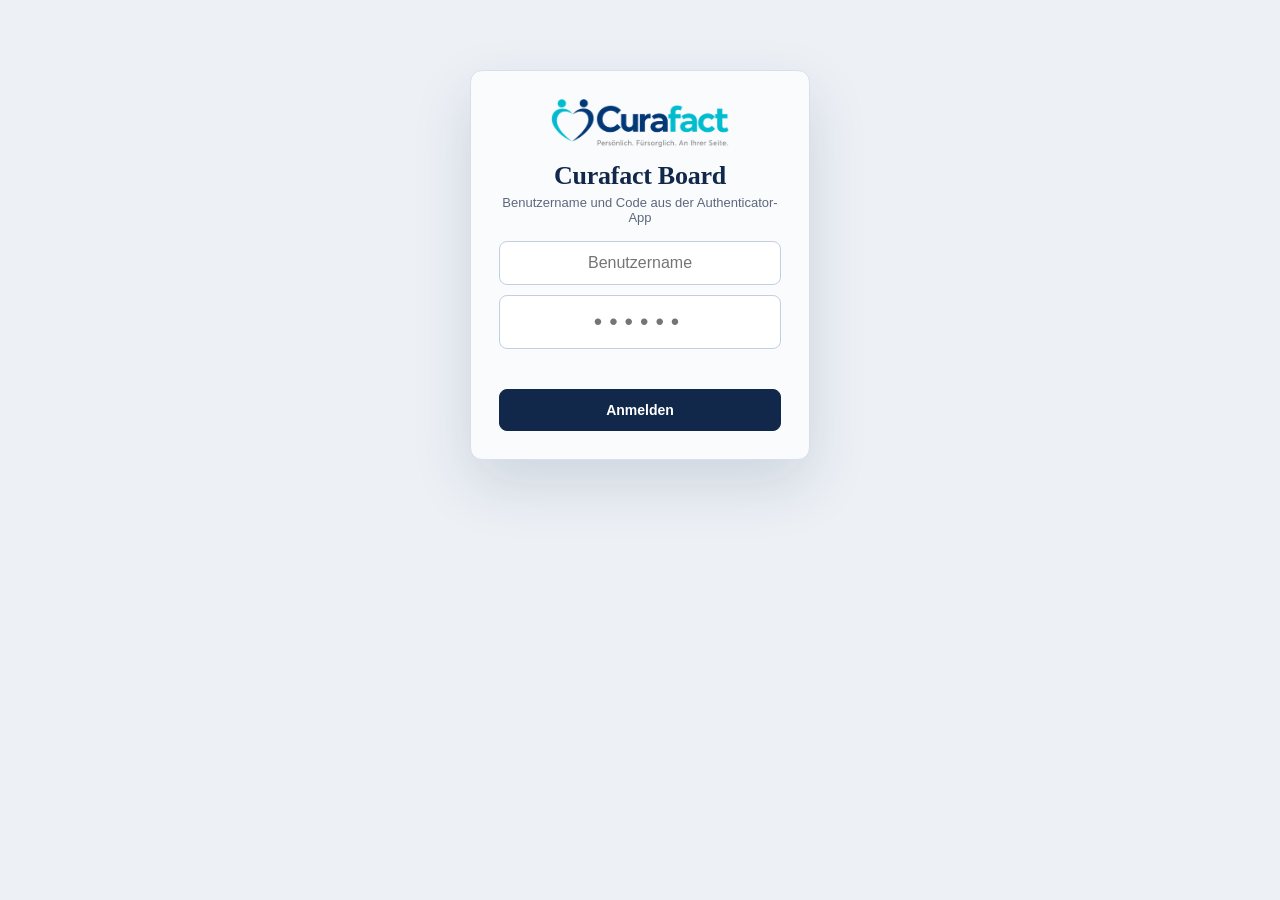
<file: board.html>
<!doctype html><html lang="de"><head><meta charset="utf-8">
<meta name="viewport" content="width=device-width, initial-scale=1">
<meta name="robots" content="noindex,nofollow">
<title>Curafact Board</title>
<style>
:root{--blue:#0E4A8B;--blue2:#07345f;--cyan:#20C6D4;--bg:#f5f8fb;--border:#dbe7f0;--text:#16324f;--muted:#66788a;--card:#fff}
*{box-sizing:border-box}
html,body{margin:0;background:var(--bg);font-family:-apple-system,BlinkMacSystemFont,"Segoe UI",sans-serif;color:var(--text)}
.wrap{max-width:1500px;margin:0 auto;padding:12px 14px 40px}
#head{display:flex;justify-content:space-between;align-items:center;gap:10px;margin:4px 0 12px}#head .who{flex:1;text-align:right;overflow:hidden;text-overflow:ellipsis;white-space:nowrap}
#head img{height:34px}
#head .who{font-size:13px;color:var(--muted)}
#head .who strong{color:var(--blue)}
button{font-family:inherit;border:1px solid var(--border);background:#fff;color:var(--blue);border-radius:10px;font-weight:700;padding:9px 14px;cursor:pointer;font-size:14px}
button.primary{background:var(--blue);color:#fff;border-color:var(--blue)}
#login{max-width:340px;margin:70px auto 0;background:#fff;border-radius:16px;padding:28px;box-shadow:0 10px 40px rgba(14,74,139,.15);text-align:center}
#login img{height:44px;margin-bottom:10px}
#login h2{margin:0 0 4px;color:var(--blue)}
#login p{margin:0 0 16px;color:var(--muted);font-size:13px}
#login input{width:100%;padding:12px;border:1px solid var(--border);border-radius:10px;font-size:16px;text-align:center;margin-bottom:10px}
#login input#code{font-size:24px;letter-spacing:7px}
#loginErr{color:#b91c1c;font-size:13px;min-height:16px;margin:4px 0 10px}
.hidden{display:none!important}
</style></head><body>
<div id="login" class="hidden">
  <img src="logo.png" alt="Curafact">
  <h2>Curafact Board</h2>
  <p>Benutzername und Code aus der Authenticator-App</p>
  <form id="loginForm">
    <input id="user" autocomplete="username" autocapitalize="none" spellcheck="false" placeholder="Benutzername">
    <input id="code" inputmode="numeric" autocomplete="one-time-code" maxlength="6" placeholder="••••••">
    <div id="loginErr"></div>
    <button class="primary" style="width:100%" type="submit">Anmelden</button>
  </form>
</div>
<div class="wrap hidden" id="app">
  <div id="head"><img src="logo.png" alt="Curafact"><span class="who" id="who"></span><button id="logout">Abmelden</button></div>
  <div id="bdRoot"></div>
</div>
<!--BD:START-->
<style>
.bd{--bd-blue:var(--blue,#0E4A8B);--bd-border:var(--border,#dbe7f0);--bd-muted:var(--muted,#66788a);--bd-text:var(--text,#16324f);--bd-cyan:var(--cyan,#20C6D4);--bd-bg:var(--bg,#f5f8fb);color:var(--bd-text);font-size:14px}
.bd *{box-sizing:border-box}
.bd button{font-family:inherit}
.bdBar{display:flex;gap:10px;flex-wrap:wrap;align-items:center;margin-bottom:14px}
.bdTabs,.bdViews{display:flex;gap:6px;flex-wrap:wrap}
.bdTab,.bdViewBtn,.bdBtn{border:1px solid var(--bd-border);background:#fff;color:var(--bd-blue);border-radius:12px;padding:9px 13px;font-weight:800;cursor:pointer;font-size:14px}
.bdTab.on,.bdViewBtn.on{background:var(--bd-blue);color:#fff;border-color:var(--bd-blue)}
.bdBtn.primary{background:var(--bd-blue);color:#fff;border-color:var(--bd-blue)}
.bdBtn.danger{color:#b91c1c}
.bdBtn:hover,.bdTab:hover,.bdViewBtn:hover{border-color:var(--bd-cyan)}
.bdBtn[disabled]{opacity:.5;cursor:default}
.bdSearch{flex:1;min-width:150px;max-width:280px;border:1px solid var(--bd-border);border-radius:12px;padding:9px 12px;font-size:14px;background:#fff}
.bdSpacer{flex:1}
.bdChk{display:flex;gap:6px;align-items:center;font-weight:700;color:var(--bd-muted);cursor:pointer}
.bdChk input{width:auto}
.bdBoard{display:flex;gap:12px;overflow-x:auto;padding-bottom:12px;align-items:flex-start;-webkit-overflow-scrolling:touch}
.bdCol{flex:0 0 285px;background:#eaf2f8;border-radius:16px;padding:10px;display:flex;flex-direction:column;max-height:calc(100vh - 230px);min-height:90px}
.bdCol.over{outline:2px dashed var(--bd-cyan);background:#e0f6f9}
.bdColHead{display:flex;align-items:center;gap:8px;margin:2px 2px 10px;font-weight:900;text-transform:uppercase;font-size:12px;letter-spacing:.03em;color:var(--bd-blue)}
.bdDot{width:10px;height:10px;border-radius:50%;flex:none}
.bdCount{background:#fff;border-radius:999px;padding:1px 8px;font-size:12px;color:var(--bd-muted)}
.bdAdd{margin-left:auto;border:0;background:transparent;font-size:20px;line-height:1;color:var(--bd-blue);cursor:pointer;padding:0 4px}
.bdCards{overflow-y:auto;display:flex;flex-direction:column;gap:8px;min-height:30px;padding:2px}
.bdCard{background:#fff;border:1px solid var(--bd-border);border-radius:12px;padding:10px 11px;cursor:pointer;box-shadow:0 3px 10px rgba(14,74,139,.06);user-select:none;-webkit-user-select:none;-webkit-touch-callout:none}
.bdCard:hover{border-color:var(--bd-cyan)}
.bdCard.dragging{opacity:.35}
.bdCard.inactive{opacity:.55;background:#f1f4f7;filter:grayscale(1)}
.bdCard.inactive:hover{opacity:.85}
.bdT{font-weight:800;line-height:1.3;word-break:break-word}
.bdMeta{display:flex;flex-wrap:wrap;gap:6px;margin-top:8px;align-items:center}
.bdChip{font-size:12px;border-radius:999px;padding:2px 8px;background:#eef3f7;color:var(--bd-muted);font-weight:700;white-space:nowrap}
.bdChip.late{background:#fde8e8;color:#b91c1c}
.bdChip.done{background:#dff7ee;color:#087044}
.bdChip.tag{background:#e9f8fa;color:#087884}
.bdChip.dup{background:#fff4dd;color:#8a5a00}
.bdAv{width:22px;height:22px;border-radius:50%;background:var(--bd-blue);color:#fff;font-size:10px;font-weight:900;display:inline-flex;align-items:center;justify-content:center;margin-left:auto}
.bdAvs{display:flex;margin-left:auto}.bdAvs .bdAv{margin-left:-6px;border:2px solid #fff}
.bdPrio{width:8px;height:8px;border-radius:50%;display:inline-block}
.bdMore{border:1px dashed var(--bd-border);background:transparent;border-radius:10px;padding:7px;color:var(--bd-muted);font-weight:700;cursor:pointer}
.bdQuick{width:100%;border:1px solid var(--bd-cyan);border-radius:10px;padding:9px;font-size:14px;margin-bottom:8px}
.bdGhost{position:fixed;z-index:100000;pointer-events:none;width:260px;opacity:.92;transform:rotate(2deg);box-shadow:0 14px 30px rgba(0,0,0,.25)}
.bdTable{width:100%;border-collapse:collapse;background:#fff;border:1px solid var(--bd-border);border-radius:12px;overflow:hidden}
.bdTable th{background:#f2f8fc;color:var(--bd-blue);text-align:left;font-size:12px;text-transform:uppercase;padding:10px}
.bdTable td{padding:10px;border-top:1px solid var(--bd-border);vertical-align:top}
.bdTable tr.row{cursor:pointer}.bdTable tr.row:hover{background:#f7fcfd}
.bdCal{display:grid;grid-template-columns:repeat(7,1fr);gap:6px}
.bdCalHead{font-weight:900;color:var(--bd-muted);font-size:12px;text-align:center;padding:4px}
.bdDay{background:#fff;border:1px solid var(--bd-border);border-radius:10px;min-height:92px;padding:5px;overflow:hidden}
.bdDay.out{background:#f3f7fa;opacity:.7}.bdDay.today{border-color:var(--bd-cyan);box-shadow:0 0 0 2px #bff0f5}
.bdDayNum{font-size:12px;font-weight:900;color:var(--bd-muted)}
.bdEv{display:block;width:100%;text-align:left;border:0;background:#e6f0fa;color:var(--bd-blue);border-radius:6px;padding:3px 5px;margin-top:3px;font-size:12px;font-weight:700;cursor:pointer;overflow:hidden;text-overflow:ellipsis;white-space:nowrap}
.bdEv.done{background:#dff7ee;color:#087044}
.bdMonth{display:flex;align-items:center;gap:10px;margin-bottom:10px;font-weight:900;font-size:17px}
.bdModalBg{position:fixed;inset:0;background:rgba(7,32,58,.5);z-index:9999;display:flex;align-items:flex-start;justify-content:center;overflow:auto;padding:30px 12px}
.bdModal{background:#fff;border-radius:18px;width:100%;max-width:760px;padding:22px;box-shadow:0 30px 80px rgba(0,0,0,.35)}
.bdModal.small{max-width:430px}
.bdModal h3{margin:0 0 12px;color:var(--bd-blue)}
.bdTitleIn{width:100%;font-size:20px;font-weight:900;border:1px solid transparent;border-radius:10px;padding:6px 8px;color:var(--bd-blue);background:transparent}
.bdTitleIn:hover,.bdTitleIn:focus{border-color:var(--bd-border);background:#fff}
.bdGrid{display:grid;grid-template-columns:repeat(2,1fr);gap:12px;margin:14px 0}
.bdGrid label,.bdLbl{display:block;font-size:12px;font-weight:900;color:var(--bd-muted);text-transform:uppercase;margin-bottom:4px}
.bdGrid select,.bdGrid input,.bdModal textarea,.bdModal input[type=text],.bdModal input[type=date],.bdModal select{width:100%;border:1px solid var(--bd-border);border-radius:10px;padding:9px 10px;font-size:14px;font-family:inherit;background:#fff}
.bdModal textarea{min-height:90px;resize:vertical}
.bdSec{margin-top:18px}
.bdSecHead{display:flex;align-items:center;justify-content:space-between;gap:8px;margin-bottom:8px}
.bdSecHead h4{margin:0;color:var(--bd-blue);font-size:15px}
.bdPeople{display:flex;flex-wrap:wrap;gap:6px}
.bdPerson{border:1px solid var(--bd-border);background:#fff;border-radius:999px;padding:5px 11px;cursor:pointer;font-weight:700;color:var(--bd-muted)}
.bdPerson.on{background:var(--bd-blue);color:#fff;border-color:var(--bd-blue)}
.bdCl{border:1px solid var(--bd-border);border-radius:12px;padding:10px;margin-bottom:10px;background:#fbfdff}
.bdClHead{display:flex;gap:8px;align-items:center;margin-bottom:6px}
.bdClHead b{flex:1;color:var(--bd-blue);cursor:pointer}
.bdBar2{height:6px;background:#e3edf4;border-radius:99px;overflow:hidden;margin:4px 0 8px}.bdBar2 i{display:block;height:100%;background:var(--bd-cyan)}
.bdIt{display:flex;gap:8px;align-items:flex-start;padding:5px 2px;border-bottom:1px solid #eef3f7}
.bdIt:last-of-type{border-bottom:0}
.bdIt input[type=checkbox]{width:18px;height:18px;margin-top:2px;flex:none}
.bdIt span{flex:1;word-break:break-word;cursor:text}.bdIt.res span{text-decoration:line-through;color:var(--bd-muted)}
.bdIt input[type=text]{flex:1;padding:4px 6px}
.bdX{border:0;background:transparent;color:var(--bd-muted);cursor:pointer;font-size:16px;padding:0 4px}.bdX:hover{color:#b91c1c}
.bdCm{background:#f4f8fb;border-radius:10px;padding:9px 11px;margin-bottom:8px}
.bdCm small{color:var(--bd-muted);display:block;margin-bottom:3px}.bdCm p{margin:0;white-space:pre-wrap;word-break:break-word;color:var(--bd-text)}
.bdLog{font-size:12px;color:var(--bd-muted);padding:2px 0}
.bdFile{display:flex;gap:8px;align-items:center;padding:6px 0;border-bottom:1px solid #eef3f7}.bdFile a{flex:1;color:var(--bd-blue);font-weight:700;cursor:pointer;word-break:break-all}
.bdRow{display:flex;gap:8px;align-items:center}
.bdToast{position:fixed;left:50%;bottom:22px;transform:translateX(-50%);background:#0b457f;color:#fff;border-radius:12px;padding:10px 16px;z-index:100001;font-weight:700;max-width:90vw}.bdToast.err{background:#b91c1c}
.bdEmpty{background:#fff;border:1px solid var(--bd-border);border-radius:14px;padding:18px;color:var(--bd-muted)}
.bdProg{height:10px;background:#e3edf4;border-radius:99px;overflow:hidden;margin:10px 0}.bdProg i{display:block;height:100%;background:var(--bd-blue);width:0}
.bdLogBox{background:#f2f6f9;border-radius:10px;padding:10px;font-size:12px;max-height:160px;overflow:auto;white-space:pre-wrap}
@media(max-width:700px){.bdTabs{flex-wrap:nowrap;overflow-x:auto;width:100%;padding-bottom:4px}.bdTab{white-space:nowrap;flex:none}.bdViews{width:100%}.bdViewBtn{flex:1}.bdSearch{max-width:none;min-width:0;flex:1 1 100%}.bdBar{gap:8px}.bdBtn{padding:8px 11px}.bdGrid{grid-template-columns:1fr}.bdCol{flex-basis:82vw;max-height:calc(100vh - 260px)}.bdModalBg{padding:0}.bdModal{border-radius:0;min-height:100vh;max-width:none}.bdDay{min-height:60px}.bdEv{font-size:10px}}
</style>
<script>
(function(){
'use strict';
var S={lists:[],tasks:new Map(),users:[],listId:null,view:'board',q:'',mine:false,allLists:false,since:null,month:new Date(),root:null,timer:null,drag:null,more:{},loaded:false};
var PRIO={urgent:['Dringend','#b91c1c'],high:['Hoch','#e07a00'],normal:['Normal','#1090e0'],low:['Niedrig','#66788a']};
function H(){return window.BD_HOST||{}}
function esc(v){return String(v==null?'':v).replace(/[&<>"']/g,function(c){return{'&':'&amp;','<':'&lt;','>':'&gt;','"':'&quot;',"'":'&#39;'}[c]})}
function $(s,r){return (r||S.root).querySelector(s)}
function $$(s,r){return Array.prototype.slice.call((r||S.root).querySelectorAll(s))}
function store(k,v){try{if(v===undefined)return localStorage.getItem('bd_'+k);localStorage.setItem('bd_'+k,v)}catch(e){return null}}
async function call(a,p){
  try{var r=await H().call(a,p||{});if(!r)return{ok:false,message:'Keine Antwort vom Server.'};return r}
  catch(e){return{ok:false,message:'Fehler: '+e}}
}
var toastT;
function msg(t,err){var el=$('.bdToast');el.textContent=t;el.className='bdToast'+(err?' err':'');el.style.display='block';clearTimeout(toastT);toastT=setTimeout(function(){el.style.display='none'},err?6000:2500)}
function fmtDate(d){if(!d)return'';var m=/^(\d{4})-(\d{2})-(\d{2})/.exec(d);return m?m[3]+'.'+m[2]+'.'+m[1]:d}
function fmtTs(t){if(!t)return'';var d=new Date(t);return isNaN(d)?'':d.toLocaleDateString('de-DE')+' '+d.toLocaleTimeString('de-DE',{hour:'2-digit',minute:'2-digit'})}
function todayStr(){var d=new Date();return d.getFullYear()+'-'+String(d.getMonth()+1).padStart(2,'0')+'-'+String(d.getDate()).padStart(2,'0')}
function ymd(y,m,d){return y+'-'+String(m+1).padStart(2,'0')+'-'+String(d).padStart(2,'0')}
function curList(){return S.lists.find(function(l){return l.id===S.listId})||null}
function statuses(l){var a=(l&&Array.isArray(l.statuses))?l.statuses.slice():[];var rank=function(s){return String(s.name).toLowerCase()==='nicht aktiv'?2:(s.type==='closed'?1:0)};return a.map(function(s,i){return[s,i]}).sort(function(x,y){return rank(x[0])-rank(y[0])||x[1]-y[1]}).map(function(x){return x[0]})}
var STATUS_ANZEIGE={'to do':'Beratung offen','in progress':'In Beratung','warten':'Abrechnung','nachbearbeitung':'Zahlung offen','complete':'Abgeschlossen','nicht aktiv':'Nicht mehr aktiv'};
/* Nur Anzeige: interne Statusnamen (ClickUp/Studio) bleiben unveraendert. Gilt nur fuer die Kundenliste (erkennbar am Status nachbearbeitung). */
function statusAnzeige(l,name){var a=(l&&Array.isArray(l.statuses))?l.statuses:[];var kunden=a.some(function(z){return String(z.name).toLowerCase()==='nachbearbeitung'});var k=String(name).toLowerCase();return(kunden&&STATUS_ANZEIGE[k])?STATUS_ANZEIGE[k]:name}
function isClosedStatus(l,s){var x=statuses(l).find(function(z){return z.name===s});return !!x&&(x.type==='closed'||x.type==='done')}
function listOf(t){return S.lists.find(function(l){return l.id===t.list_id})}
var PREFIX=['Pflegebedürftiger: ','Pflegeberatung: '];
function shownTitle(t){var n=t.title||'';for(var i=0;i<PREFIX.length;i++){if(n.indexOf(PREFIX[i])===0)return n.slice(PREFIX[i].length)}return n}
function initials(u){var x=S.users.find(function(z){return z.username===u});var n=(x&&x.display_name)||u||'?';var p=n.trim().split(/\s+/);return((p[0]||'?')[0]+((p[1]||'')[0]||'')).toUpperCase()}
function userName(u){var x=S.users.find(function(z){return z.username===u});return(x&&x.display_name)||u||''}
function me(){return(H().user||{}).username||''}
function visible(t){
  if(!listOf(t))return false;
  if(!S.allLists&&t.list_id!==S.listId)return false;
  if(S.mine&&(t.assignees||[]).indexOf(me())<0)return false;
  if(S.q){var h=((t.title||'')+' '+(t.customer_name||'')+' '+(t.tags||[]).join(' ')).toLowerCase();if(h.indexOf(S.q.toLowerCase())<0)return false}
  return true;
}

/* ---------- Laden ---------- */
async function load(full){
  var r=await call('board_load',(full||!S.since)?{}:{since:S.since});
  if(!r.ok){msg(r.message||'Board konnte nicht geladen werden.',true);return false}
  if(r.full)S.tasks=new Map();
  if(r.lists)S.lists=r.lists.filter(function(l){return /^(pflegeberatung|pflege-?ausbau)$/i.test(String(l.name||'').trim())});
  if(r.users)S.users=r.users;
  (r.tasks||[]).forEach(function(t){if(t.deleted_at)S.tasks.delete(t.id);else S.tasks.set(t.id,t)});
  S.since=new Date(Date.parse(r.server_time)-5000).toISOString();
  if(!S.listId||!curList()){var saved=store('list');S.listId=(S.lists.find(function(l){return l.id===saved})||S.lists[0]||{}).id||null}
  S.loaded=true;
  return true;
}
async function refresh(full){if(S.drag||S.modalOpen)return;if(await load(full))render()}

/* ---------- Grundgerüst ---------- */
function shell(){
  S.root.innerHTML='<div class="bd"><div class="bdBar" id="bdBar"></div><div id="bdBody"></div><div class="bdToast" style="display:none"></div><div id="bdModalHost"></div><div id="bdDlgHost"></div></div>';
}
function renderBar(){
  var h='<div class="bdTabs">'+S.lists.map(function(l){return'<button class="bdTab'+(l.id===S.listId?' on':'')+'" data-list="'+l.id+'">'+esc(l.name)+'</button>'}).join('')+'</div>';
  h+='<div class="bdViews">'+[['board','Board'],['list','Liste'],['cal','Kalender']].map(function(v){return'<button class="bdViewBtn'+(S.view===v[0]?' on':'')+'" data-view="'+v[0]+'">'+v[1]+'</button>'}).join('')+'</div>';
  h+='<input class="bdSearch" id="bdQ" placeholder="Suchen …" value="'+esc(S.q)+'">';
  h+='<label class="bdChk"><input type="checkbox" id="bdMine"'+(S.mine?' checked':'')+'> Meine</label>';
  if(S.view==='cal')h+='<label class="bdChk"><input type="checkbox" id="bdAll"'+(S.allLists?' checked':'')+'> alle Listen</label>';
  h+='<span class="bdSpacer"></span><button class="bdBtn primary" id="bdNew">+ Aufgabe</button><button class="bdBtn" id="bdTrash" title="Papierkorb">Papierkorb</button>';
  h+='<button class="bdBtn" id="bdReload" title="Neu laden">↻</button>';
  $('#bdBar').innerHTML=h;
}
function render(){
  if(!S.root)return;
  var keep=$('.bdBoard');var sl=keep?keep.scrollLeft:0;
  renderBar();
  if(!S.lists.length){$('#bdBody').innerHTML='<div class="bdEmpty">Noch keine Listen „Pflegeberatung“ oder „Pflege-Ausbau“ vorhanden.</div>';return}
  if(S.view==='list')renderList();else if(S.view==='cal')renderCal();else renderBoard();
  var b=$('.bdBoard');if(b)b.scrollLeft=sl;
}

/* ---------- Board ---------- */
function cardHtml(t){
  var l=listOf(t),closed=isClosedStatus(l,t.status),m='';
  if(t.priority&&PRIO[t.priority]&&t.priority!=='normal')m+='<span class="bdPrio" title="'+PRIO[t.priority][0]+'" style="background:'+PRIO[t.priority][1]+'"></span>';
  if(t.due_date)m+='<span class="bdChip'+((!closed&&t.due_date<todayStr())?' late':'')+'">'+fmtDate(t.due_date)+'</span>';
  if(t.chk_total)m+='<span class="bdChip'+(t.chk_done===t.chk_total?' done':'')+'">☑ '+t.chk_done+'/'+t.chk_total+'</span>';
  if(t.n_comments)m+='<span class="bdChip">💬 '+t.n_comments+'</span>';
  if(t.n_files)m+='<span class="bdChip">📎 '+t.n_files+'</span>';
  (t.tags||[]).forEach(function(g){m+='<span class="bdChip '+(g==='Duplikat?'?'dup':'tag')+'">'+esc(g)+'</span>'});
  var av=(t.assignees||[]).slice(0,3).map(function(u){return'<span class="bdAv" title="'+esc(userName(u))+'">'+esc(initials(u))+'</span>'}).join('');
  if(av)m+='<span class="bdAvs">'+av+'</span>';
  return'<div class="bdCard'+(String(t.status).toLowerCase()==='nicht aktiv'?' inactive':'')+'" data-id="'+t.id+'"><div class="bdT">'+esc(shownTitle(t))+'</div>'+(m?'<div class="bdMeta">'+m+'</div>':'')+'</div>';
}
function renderBoard(){
  var l=curList();var st=statuses(l);
  var tasks=Array.from(S.tasks.values()).filter(function(t){return t.list_id===S.listId&&visible(t)});
  var h='<div class="bdBoard">';
  st.forEach(function(s){
    var cs=tasks.filter(function(t){return t.status===s.name});
    var closed=s.type==='closed'||s.type==='done';
    cs.sort(closed?function(a,b){return String(b.closed_at||b.updated_at).localeCompare(String(a.closed_at||a.updated_at))}:function(a,b){return a.position-b.position});
    var lim=closed?(S.more[s.name]||15):9999;
    h+='<div class="bdCol" data-status="'+esc(s.name)+'"><div class="bdColHead"><span class="bdDot" style="background:'+esc(s.color||'#66788a')+'"></span>'+esc(statusAnzeige(l,s.name))+'<span class="bdCount">'+cs.length+'</span><button class="bdAdd" data-add="'+esc(s.name)+'" title="Aufgabe hinzufügen">+</button></div><div class="bdCards">';
    h+='<div class="bdQuickHost"></div>';
    cs.slice(0,lim).forEach(function(t){h+=cardHtml(t)});
    if(cs.length>lim)h+='<button class="bdMore" data-more="'+esc(s.name)+'">'+(cs.length-lim)+' weitere anzeigen</button>';
    h+='</div></div>';
  });
  $('#bdBody').innerHTML=h+'</div>';
}

/* ---------- Liste ---------- */
function renderList(){
  var l=curList();
  var tasks=Array.from(S.tasks.values()).filter(function(t){return t.list_id===S.listId&&visible(t)});
  var order=statuses(l).map(function(s){return s.name});
  tasks.sort(function(a,b){return order.indexOf(a.status)-order.indexOf(b.status)||a.position-b.position});
  var h='<div style="overflow:auto"><table class="bdTable"><tr><th>Aufgabe</th><th>Status</th><th>Fällig</th><th>Zugewiesen</th><th>Checkliste</th></tr>';
  tasks.forEach(function(t){
    var s=statuses(l).find(function(z){return z.name===t.status})||{};
    h+='<tr class="row" data-id="'+t.id+'"><td><b>'+esc(shownTitle(t))+'</b>'+((t.tags||[]).map(function(g){return' <span class="bdChip tag">'+esc(g)+'</span>'}).join(''))+'</td><td><span class="bdDot" style="display:inline-block;background:'+esc(s.color||'#66788a')+'"></span> '+esc(statusAnzeige(l,t.status))+'</td><td>'+fmtDate(t.due_date)+'</td><td>'+(t.assignees||[]).map(function(u){return esc(userName(u))}).join(', ')+'</td><td>'+(t.chk_total?t.chk_done+'/'+t.chk_total:'')+'</td></tr>';
  });
  $('#bdBody').innerHTML=h+'</table></div>'+(tasks.length?'':'<div class="bdEmpty" style="margin-top:10px">Keine Aufgaben.</div>');
}

/* ---------- Kalender ---------- */
function renderCal(){
  var y=S.month.getFullYear(),mo=S.month.getMonth();
  var first=new Date(y,mo,1),offs=(first.getDay()+6)%7,days=new Date(y,mo+1,0).getDate();
  var MN=['Januar','Februar','März','April','Mai','Juni','Juli','August','September','Oktober','November','Dezember'];
  var byDay={};
  S.tasks.forEach(function(t){if(t.due_date&&visible(t)){(byDay[t.due_date]=byDay[t.due_date]||[]).push(t)}});
  var h='<div class="bdMonth"><button class="bdBtn" data-mon="-1">‹</button><span>'+MN[mo]+' '+y+'</span><button class="bdBtn" data-mon="1">›</button><button class="bdBtn" data-mon="0">Heute</button></div><div class="bdCal">';
  ['Mo','Di','Mi','Do','Fr','Sa','So'].forEach(function(d){h+='<div class="bdCalHead">'+d+'</div>'});
  var total=Math.ceil((offs+days)/7)*7;
  for(var i=0;i<total;i++){
    var dn=i-offs+1,d=new Date(y,mo,dn),key=ymd(d.getFullYear(),d.getMonth(),d.getDate());
    h+='<div class="bdDay'+(dn<1||dn>days?' out':'')+(key===todayStr()?' today':'')+'"><div class="bdDayNum">'+d.getDate()+'</div>';
    (byDay[key]||[]).forEach(function(t){h+='<button class="bdEv'+(isClosedStatus(listOf(t),t.status)?' done':'')+'" data-id="'+t.id+'" title="'+esc(shownTitle(t))+'">'+esc(shownTitle(t))+'</button>'});
    h+='</div>';
  }
  $('#bdBody').innerHTML=h+'</div>';
}

/* ---------- Ziehen (Maus und Touch) ---------- */
function startDrag(card,x,y){
  var id=card.dataset.id,t=S.tasks.get(id);if(!t)return;
  var g=card.cloneNode(true);g.className='bdCard bdGhost';document.body.appendChild(g);
  card.classList.add('dragging');
  S.drag={id:id,card:card,ghost:g,col:null};
  moveDrag(x,y);
}
function colAt(x,y){
  S.drag.ghost.style.display='none';var el=document.elementFromPoint(x,y);S.drag.ghost.style.display='';
  return el&&el.closest?el.closest('.bdCol'):null;
}
function moveDrag(x,y){
  var d=S.drag;if(!d)return;
  d.ghost.style.left=(x-130)+'px';d.ghost.style.top=(y-20)+'px';
  var c=colAt(x,y);
  if(c!==d.col){if(d.col)d.col.classList.remove('over');if(c)c.classList.add('over');d.col=c}
  var b=$('.bdBoard');
  if(b){var r=b.getBoundingClientRect();if(x<r.left+50)b.scrollLeft-=14;else if(x>r.right-50)b.scrollLeft+=14}
}
function endDrag(x,y){
  var d=S.drag;if(!d)return;
  var col=colAt(x,y)||d.col;
  d.ghost.remove();d.card.classList.remove('dragging');$$('.bdCol.over').forEach(function(c){c.classList.remove('over')});
  S.drag=null;
  if(!col)return;
  var status=col.dataset.status;
  var others=$$('.bdCard',col).filter(function(c){return c!==d.card&&!c.classList.contains('bdGhost')});
  var idx=others.length;
  for(var i=0;i<others.length;i++){var r=others[i].getBoundingClientRect();if(y<r.top+r.height/2){idx=i;break}}
  var pos=function(i){var t=S.tasks.get(others[i].dataset.id);return t?Number(t.position):0};
  var np;
  if(!others.length)np=1000;else if(idx===0)np=pos(0)-1000;else if(idx>=others.length)np=pos(others.length-1)+1000;else np=(pos(idx-1)+pos(idx))/2;
  var t=S.tasks.get(d.id);if(!t)return;
  if(t.status===status&&Math.abs(np-Number(t.position))<1e-9)return;
  var old={status:t.status,position:t.position};
  t.status=status;t.position=np;render();
  call('board_task_move',{id:d.id,status:status,position:np}).then(function(r){
    if(!r.ok){t.status=old.status;t.position=old.position;render();msg(r.message||'Verschieben fehlgeschlagen.',true)}
    else if(r.task){S.tasks.set(d.id,Object.assign({},t,{closed_at:r.task.closed_at,updated_at:r.task.updated_at}));render()}
  });
}
function bindDrag(){
  var root=S.root,st=null,TH=6;
  root.addEventListener('mousedown',function(e){
    if(e.button!==0)return;var c=e.target.closest('.bdCard:not(.bdGhost)');if(!c||!root.contains(c))return;
    st={card:c,x:e.clientX,y:e.clientY,touch:false};
  });
  window.addEventListener('mousemove',function(e){
    if(S.drag){moveDrag(e.clientX,e.clientY);e.preventDefault();return}
    if(st&&!st.touch&&(Math.abs(e.clientX-st.x)>TH||Math.abs(e.clientY-st.y)>TH)){startDrag(st.card,e.clientX,e.clientY);st.started=true}
  });
  window.addEventListener('mouseup',function(e){
    if(S.drag){S.dragJustEnded=true;setTimeout(function(){S.dragJustEnded=false},50);endDrag(e.clientX,e.clientY)}
    st=null;
  });
  root.addEventListener('touchstart',function(e){
    var c=e.target.closest('.bdCard:not(.bdGhost)');if(!c)return;var t=e.touches[0];
    st={card:c,x:t.clientX,y:t.clientY,touch:true};
    clearTimeout(st.timer);
    st.timer=setTimeout(function(){if(st&&st.touch&&!S.drag){startDrag(st.card,st.x,st.y);if(navigator.vibrate)navigator.vibrate(15)}},380);
  },{passive:true});
  root.addEventListener('touchmove',function(e){
    var t=e.touches[0];
    if(S.drag){e.preventDefault();moveDrag(t.clientX,t.clientY);return}
    if(st&&st.touch&&(Math.abs(t.clientX-st.x)>TH||Math.abs(t.clientY-st.y)>TH)){clearTimeout(st.timer);st=null}
  },{passive:false});
  function tEnd(e){
    if(st)clearTimeout(st.timer);
    if(S.drag){var t=(e.changedTouches&&e.changedTouches[0])||{clientX:0,clientY:0};S.dragJustEnded=true;setTimeout(function(){S.dragJustEnded=false},50);endDrag(t.clientX,t.clientY)}
    st=null;
  }
  root.addEventListener('touchend',tEnd);root.addEventListener('touchcancel',tEnd);
}

/* ---------- Dialoge ---------- */
function dlg(o){
  return new Promise(function(res){
    var host=$('#bdDlgHost');
    host.innerHTML='<div class="bdModalBg" id="bdDlgBg"><div class="bdModal small"><h3>'+esc(o.title||'')+'</h3>'+(o.text?'<p style="color:var(--bd-muted)">'+esc(o.text)+'</p>':'')+(o.input!==undefined?'<input type="text" id="bdDlgIn" value="'+esc(o.input)+'">':'')+'<div class="bdRow" style="justify-content:flex-end;margin-top:16px"><button class="bdBtn" id="bdDlgNo">Abbrechen</button><button class="bdBtn '+(o.danger?'danger':'primary')+'" id="bdDlgOk">'+esc(o.ok||'OK')+'</button></div></div></div>';
    var close=function(v){host.innerHTML='';res(v)};
    var inp=$('#bdDlgIn',host);if(inp){inp.focus();inp.select();inp.addEventListener('keydown',function(e){if(e.key==='Enter')close(inp.value.trim()||null);if(e.key==='Escape')close(null)})}
    $('#bdDlgOk',host).onclick=function(){close(inp?(inp.value.trim()||null):true)};
    $('#bdDlgNo',host).onclick=function(){close(inp?null:false)};
  });
}

/* ---------- Aufgabe öffnen ---------- */
function bytesFmt(n){if(!n)return'';return n>1048576?(n/1048576).toFixed(1)+' MB':Math.max(1,Math.round(n/1024))+' KB'}
async function openTask(id){
  var r=await call('board_task_get',{id:id});
  if(!r.ok){msg(r.message||'Aufgabe konnte nicht geladen werden.',true);return}
  S.modalOpen=true;S.cur=r;drawTask();
}
function closeTask(){S.modalOpen=false;S.cur=null;$('#bdModalHost').innerHTML='';render()}
async function reopen(){if(!S.cur)return;var r=await call('board_task_get',{id:S.cur.task.id});if(r.ok){S.cur=r;S.tasks.set(r.task.id,Object.assign({},S.tasks.get(r.task.id)||{},r.task));drawTask()}else msg(r.message,true)}
async function saveField(f){
  var t=S.cur.task;var r=await call('board_task_save',Object.assign({id:t.id},f));
  if(!r.ok){msg(r.message||'Speichern fehlgeschlagen.',true);return false}
  S.cur.task=r.task;S.tasks.set(r.task.id,Object.assign({},S.tasks.get(r.task.id)||{},r.task));return true;
}
function drawTask(){
  var c=S.cur,t=c.task,l=listOf(t);
  var scroll=($('.bdModalBg')||{}).scrollTop||0;
  var h='<div class="bdModalBg" id="bdTaskBg"><div class="bdModal">';
  h+='<div class="bdRow"><input class="bdTitleIn" id="tTitle" value="'+esc(t.title)+'"><button class="bdBtn" id="tClose">Schließen</button></div>';
  h+='<div class="bdGrid"><div><label>Status</label><select id="tStatus">'+statuses(l).map(function(s){return'<option value="'+esc(s.name)+'"'+(s.name===t.status?' selected':'')+'>'+esc(statusAnzeige(l,s.name))+'</option>'}).join('')+'</select></div>';
  h+='<div><label>Fällig am</label><input type="date" id="tDue" value="'+esc(t.due_date||'')+'"></div>';
  h+='<div><label>Priorität</label><select id="tPrio"><option value="">–</option>'+Object.keys(PRIO).map(function(k){return'<option value="'+k+'"'+(t.priority===k?' selected':'')+'>'+PRIO[k][0]+'</option>'}).join('')+'</select></div>';
  h+='<div><label>Liste</label><input type="text" value="'+esc((l||{}).name||'')+'" disabled></div></div>';
  h+='<div class="bdSec" style="margin-top:0"><label class="bdLbl">Zugewiesen</label><div class="bdPeople">'+S.users.map(function(u){return'<button class="bdPerson'+((t.assignees||[]).indexOf(u.username)>=0?' on':'')+'" data-user="'+esc(u.username)+'">'+esc(u.display_name||u.username)+'</button>'}).join('')+'</div></div>';
  h+='<div class="bdSec"><label class="bdLbl">Tags</label><div class="bdMeta" style="margin:0 0 6px">'+(t.tags||[]).map(function(g){return'<span class="bdChip tag">'+esc(g)+' <button class="bdX" data-deltag="'+esc(g)+'">×</button></span>'}).join('')+'</div><input type="text" id="tTag" placeholder="Tag eingeben und Enter drücken"></div>';
  h+='<div class="bdSec"><label class="bdLbl">Beschreibung</label><textarea id="tDesc" placeholder="Beschreibung …">'+esc(t.description||'')+'</textarea></div>';
  // Checklisten
  h+='<div class="bdSec"><div class="bdSecHead"><h4>Checklisten</h4><button class="bdBtn" id="clAdd">+ Checkliste</button></div>';
  (c.checklists||[]).forEach(function(cl){
    var n=cl.items.length,d=cl.items.filter(function(i){return i.resolved}).length;
    h+='<div class="bdCl" data-cl="'+cl.id+'"><div class="bdClHead"><b data-clren="'+cl.id+'" title="Umbenennen">'+esc(cl.name)+'</b><span class="bdChip">'+d+'/'+n+'</span><button class="bdX" data-cldel="'+cl.id+'" title="Checkliste löschen">🗑</button></div>';
    h+='<div class="bdBar2"><i style="width:'+(n?Math.round(d*100/n):0)+'%"></i></div>';
    cl.items.forEach(function(i){h+='<div class="bdIt'+(i.resolved?' res':'')+'" data-it="'+i.id+'"><input type="checkbox" data-itchk="'+i.id+'"'+(i.resolved?' checked':'')+'><span data-itedit="'+i.id+'">'+esc(i.name)+'</span><button class="bdX" data-itdel="'+i.id+'">×</button></div>'});
    h+='<input type="text" class="bdItNew" data-cl="'+cl.id+'" placeholder="Eintrag hinzufügen …" style="margin-top:8px"></div>';
  });
  h+='</div>';
  // Anhänge
  h+='<div class="bdSec"><div class="bdSecHead"><h4>Anhänge</h4><label class="bdBtn" style="cursor:pointer">+ Datei<input type="file" id="tFile" multiple style="display:none"></label></div>';
  (c.attachments||[]).forEach(function(a){h+='<div class="bdFile">📎 '+(a.pending?'<span style="flex:1">'+esc(a.file_name)+' (noch nicht übernommen)</span>':'<a data-att="'+a.id+'">'+esc(a.file_name)+'</a>')+'<small style="color:var(--bd-muted)">'+bytesFmt(a.size)+'</small><button class="bdX" data-attdel="'+a.id+'">×</button></div>'});
  if(!(c.attachments||[]).length)h+='<div class="bdLog">Keine Anhänge.</div>';
  h+='</div>';
  // Kommentare
  var cms=(c.comments||[]).filter(function(x){return x.kind==='comment'}),logs=(c.comments||[]).filter(function(x){return x.kind==='log'});
  h+='<div class="bdSec"><div class="bdSecHead"><h4>Kommentare</h4></div>';
  cms.forEach(function(x){h+='<div class="bdCm"><small>'+esc(x.author_name||x.author||'')+' · '+fmtTs(x.created_at)+((x.author===me()||H().isAdmin)?' <button class="bdX" data-cmdel="'+x.id+'">×</button>':'')+'</small><p>'+esc(x.body)+'</p></div>'});
  h+='<textarea id="cmNew" placeholder="Kommentar schreiben …" style="min-height:60px"></textarea><div style="text-align:right;margin-top:6px"><button class="bdBtn primary" id="cmAdd">Kommentar speichern</button></div></div>';
  if(logs.length)h+='<details class="bdSec"><summary style="cursor:pointer;font-weight:800;color:var(--bd-blue)">Verlauf ('+logs.length+')</summary>'+logs.map(function(x){return'<div class="bdLog">'+fmtTs(x.created_at)+' · '+esc(x.author_name||x.author||'')+' · '+esc(x.body)+'</div>'}).join('')+'</details>';
  h+='<div class="bdRow" style="justify-content:space-between;margin-top:20px"><button class="bdBtn danger" id="tDel">In den Papierkorb</button><span class="bdLog">Erstellt '+fmtTs(t.created_at)+(t.created_by?' von '+esc(t.created_by):'')+'</span></div>';
  h+='</div></div>';
  $('#bdModalHost').innerHTML=h;
  var bg=$('.bdModalBg');if(bg)bg.scrollTop=scroll;
}

async function taskClick(e){
  var c=S.cur,t=c.task,el=e.target;
  var q=function(a){return el.closest('['+a+']')};
  var x;
  if(el.id==='tClose'||el.id==='bdTaskBg'){closeTask();return}
  if((x=q('data-user'))){var u=x.dataset.user,a=(t.assignees||[]).slice(),i=a.indexOf(u);if(i>=0)a.splice(i,1);else a.push(u);if(await saveField({assignees:a}))drawTask();return}
  if((x=q('data-deltag'))){if(await saveField({tags:(t.tags||[]).filter(function(g){return g!==x.dataset.deltag})}))drawTask();return}
  if(el.id==='clAdd'){var n=await dlg({title:'Neue Checkliste',input:'',ok:'Anlegen'});if(n){var r=await call('board_checklist_add',{task_id:t.id,name:n});if(r.ok)reopen();else msg(r.message,true)}return}
  if((x=q('data-clren'))){var cl=c.checklists.find(function(k){return k.id===x.dataset.clren});var nn=await dlg({title:'Checkliste umbenennen',input:cl.name,ok:'Speichern'});if(nn){var r2=await call('board_checklist_rename',{id:cl.id,name:nn});if(r2.ok)reopen();else msg(r2.message,true)}return}
  if((x=q('data-cldel'))){if(await dlg({title:'Checkliste löschen?',text:'Die Checkliste mit allen Einträgen wird gelöscht.',ok:'Löschen',danger:true})){var r3=await call('board_checklist_delete',{id:x.dataset.cldel});if(r3.ok)reopen();else msg(r3.message,true)}return}
  if((x=q('data-itdel'))){var r4=await call('board_item_delete',{id:x.dataset.itdel});if(r4.ok)reopen();else msg(r4.message,true);return}
  if((x=q('data-itedit'))){
    var id=x.dataset.itedit,it=null;c.checklists.forEach(function(k){k.items.forEach(function(z){if(z.id===id)it=z})});
    var inp=document.createElement('input');inp.type='text';inp.value=it.name;x.replaceWith(inp);inp.focus();
    var done=false,fin=async function(save){if(done)return;done=true;if(save&&inp.value.trim()&&inp.value.trim()!==it.name){var rr=await call('board_item_set',{id:id,name:inp.value.trim()});if(!rr.ok)msg(rr.message,true)}reopen()};
    inp.addEventListener('blur',function(){fin(true)});inp.addEventListener('keydown',function(ev){if(ev.key==='Enter')fin(true);if(ev.key==='Escape')fin(false)});return;
  }
  if((x=q('data-att'))){var ru=await call('board_attachment_url',{id:x.dataset.att});if(ru.ok){if(H().openUrl)H().openUrl(ru.url);else window.open(ru.url,'_blank')}else msg(ru.message,true);return}
  if((x=q('data-attdel'))){if(await dlg({title:'Anhang löschen?',ok:'Löschen',danger:true})){var r5=await call('board_attachment_delete',{id:x.dataset.attdel});if(r5.ok)reopen();else msg(r5.message,true)}return}
  if((x=q('data-cmdel'))){var r6=await call('board_comment_delete',{id:x.dataset.cmdel});if(r6.ok)reopen();else msg(r6.message,true);return}
  if(el.id==='cmAdd'){var tx=$('#cmNew').value.trim();if(!tx)return;var r7=await call('board_comment_add',{task_id:t.id,body:tx});if(r7.ok)reopen();else msg(r7.message,true);return}
  if(el.id==='tDel'){if(await dlg({title:'In den Papierkorb?',text:'Die Aufgabe kann im Papierkorb wiederhergestellt werden.',ok:'In den Papierkorb',danger:true})){var r8=await call('board_task_delete',{id:t.id});if(r8.ok){S.tasks.delete(t.id);closeTask()}else msg(r8.message,true)}return}
}
function taskChange(e){
  var t=S.cur&&S.cur.task,el=e.target;if(!t)return;
  if(el.id==='tStatus')saveField({status:el.value}).then(function(ok){if(ok)reopen()});
  else if(el.id==='tDue')saveField({due_date:el.value||null});
  else if(el.id==='tPrio')saveField({priority:el.value||null});
  else if(el.id==='tTitle'){var v=el.value.trim();if(v&&v!==t.title)saveField({title:v});else el.value=t.title}
  else if(el.id==='tDesc'){if(el.value!==(t.description||''))saveField({description:el.value})}
  else if(el.dataset&&el.dataset.itchk){call('board_item_set',{id:el.dataset.itchk,resolved:el.checked}).then(function(r){if(r.ok)reopen();else msg(r.message,true)})}
  else if(el.id==='tFile'){uploadFiles(el.files)}
}
async function uploadFiles(files){
  var t=S.cur.task;
  for(var i=0;i<files.length;i++){
    var f=files[i];if(f.size>10*1024*1024){msg(f.name+' ist größer als 10 MB.',true);continue}
    var b64=await new Promise(function(res,rej){var fr=new FileReader();fr.onload=function(){res(String(fr.result).split(',')[1]||'')};fr.onerror=rej;fr.readAsDataURL(f)});
    msg('Lade '+f.name+' hoch …');
    var r=await call('board_attachment_add',{task_id:t.id,file_name:f.name,content_type:f.type,file_b64:b64});
    if(!r.ok)msg(r.message||'Upload fehlgeschlagen.',true);
  }
  reopen();
}
function taskKey(e){
  var el=e.target;if(!S.cur)return;
  if(el.id==='tTag'&&e.key==='Enter'){e.preventDefault();var v=el.value.trim();if(v){var tags=(S.cur.task.tags||[]).slice();if(tags.indexOf(v)<0)tags.push(v);saveField({tags:tags}).then(function(ok){if(ok)drawTask()})}}
  else if(el.classList&&el.classList.contains('bdItNew')&&e.key==='Enter'){e.preventDefault();var n=el.value.trim();if(n)call('board_item_add',{checklist_id:el.dataset.cl,name:n}).then(function(r){if(r.ok)reopen();else msg(r.message,true)})}
  else if(e.key==='Escape')closeTask();
}

/* ---------- Neue Aufgabe / Papierkorb / Import ---------- */
async function createTask(title,status){
  var r=await call('board_task_save',{list_id:S.listId,title:title,status:status});
  if(!r.ok){msg(r.message||'Anlegen fehlgeschlagen.',true);return}
  S.tasks.set(r.task.id,r.task);render();
}
async function showTrash(){
  var r=await call('board_trash_list');if(!r.ok){msg(r.message,true);return}
  var host=$('#bdModalHost');S.modalOpen=true;
  var h='<div class="bdModalBg" id="bdTrashBg"><div class="bdModal"><div class="bdRow"><h3 style="flex:1">Papierkorb</h3><button class="bdBtn" id="trClose">Schließen</button></div>';
  if(!r.tasks.length)h+='<div class="bdLog">Der Papierkorb ist leer.</div>';
  r.tasks.forEach(function(t){h+='<div class="bdFile"><span style="flex:1"><b>'+esc(shownTitle(t))+'</b><br><small style="color:var(--bd-muted)">gelöscht '+fmtTs(t.deleted_at)+'</small></span><button class="bdBtn" data-restore="'+t.id+'">Wiederherstellen</button></div>'});
  host.innerHTML=h+'</div></div>';
}
async function runImport(){
  var host=$('#bdModalHost');S.modalOpen=true;
  var running=false,cancel=false;
  var draw=function(body){host.innerHTML='<div class="bdModalBg"><div class="bdModal"><h3>Aufgaben aus ClickUp übernehmen</h3>'+body+'</div></div>'};
  draw('<p>ClickUp wird nur gelesen, dort wird nichts verändert. Bereits übernommene Aufgaben werden übersprungen.</p><div class="bdRow" style="justify-content:flex-end"><button class="bdBtn" id="imClose">Abbrechen</button><button class="bdBtn primary" id="imScan">Prüfen</button></div>');
  host.onclick=async function(e){
    if(e.target.id==='imClose'){cancel=true;if(!running){host.onclick=null;host.innerHTML='';S.modalOpen=false;render()}return}
    if(e.target.id==='imDone'){host.onclick=null;host.innerHTML='';S.modalOpen=false;await load(true);render();return}
    if(e.target.id==='imScan'){
      draw('<p>Lese ClickUp …</p>');
      var sc=await call('board_import_scan');
      if(!sc.ok){draw('<p style="color:#b91c1c">'+esc(sc.message||'Fehler')+'</p><div class="bdRow" style="justify-content:flex-end"><button class="bdBtn" id="imClose">Schließen</button></div>');return}
      S.scan=sc.lists;
      var open=0;sc.lists.forEach(function(l){open+=l.ids.length-l.imported});
      draw('<p>Gefunden:</p><ul>'+sc.lists.map(function(l){return'<li><b>'+esc(l.name)+'</b>: '+l.ids.length+' Aufgaben, davon schon übernommen: '+l.imported+'</li>'}).join('')+'</ul><p>Noch zu übernehmen: <b>'+open+'</b>'+(open?' (dauert etwa '+Math.max(1,Math.round(open/8*10/60))+' Minuten)':'')+'</p><div class="bdRow" style="justify-content:flex-end"><button class="bdBtn" id="imClose">Abbrechen</button><button class="bdBtn primary" id="imGo">Übernehmen</button></div>');
      return;
    }
    if(e.target.id==='imGo'){
      running=true;cancel=false;
      var tot=0,got=0,fails=[],logTxt='';
      S.scan.forEach(function(l){tot+=l.ids.length});
      var upd=function(txt){draw('<p>'+esc(txt)+'</p><div class="bdProg"><i style="width:'+(tot?Math.min(100,Math.round(got*100/tot)):0)+'%"></i></div><div class="bdLogBox">'+esc(logTxt)+'</div>')};
      var sleep=function(ms){return new Promise(function(r){setTimeout(r,ms)})};
      for(var li=0;li<S.scan.length&&!cancel;li++){
        var L=S.scan[li];
        // bereits übernommene Aufgaben werden serverseitig übersprungen
        for(var i=0;i<L.ids.length&&!cancel;i+=8){
          upd('Übernehme „'+L.name+'“ … '+got+' von '+tot);
          var batch=L.ids.slice(i,i+8);
          var r=await call('board_import_tasks',{list_id:L.list_id,ids:batch});
          if(!r.ok){logTxt+='Fehler: '+(r.message||'unbekannt')+'\n';await sleep(8000);r=await call('board_import_tasks',{list_id:L.list_id,ids:batch});if(!r.ok){fails=fails.concat(batch);continue}}
          got+=batch.length;(r.failed||[]).forEach(function(f){fails.push(f)});
          if(r.imported)logTxt+=L.name+': '+r.imported+' übernommen\n';
          if(r.imported)await sleep(5000);
        }
      }
      if(!cancel){
        var st=await call('board_import_stats');
        if(st.ok&&st.pending){
          logTxt+='Anhänge: '+st.pending+' ('+bytesFmt(st.pending_bytes)+')\n';
          var guard=0;
          while(!cancel&&guard++<400){upd('Übernehme Anhänge …');var fr=await call('board_import_files');if(!fr.ok){logTxt+=(fr.message||'Fehler bei Anhängen')+'\n';break}(fr.failed||[]).forEach(function(f){logTxt+='Anhang nicht übernommen: '+f+'\n'});if(!fr.remaining||fr.done===0&&!(fr.failed||[]).length)break}
        }
        var fin=await call('board_import_finish');
        if(fin.ok&&fin.marked)logTxt+='Mögliche Duplikate markiert: '+fin.marked+'\n';
      }
      running=false;
      draw('<p><b>'+(cancel?'Abgebrochen.':'Fertig.')+'</b> '+got+' von '+tot+' Aufgaben verarbeitet.'+(fails.length?' Fehlgeschlagen: '+fails.length+' (Import einfach erneut starten).':'')+'</p><div class="bdLogBox">'+esc(logTxt)+'</div><div class="bdRow" style="justify-content:flex-end;margin-top:12px"><button class="bdBtn primary" id="imDone">Schließen</button></div>');
      return;
    }
  };
}

/* ---------- Duplikate zusammenführen (nur Admin) ---------- */
async function runDupes(){
  var host=$('#bdModalHost');S.modalOpen=true;
  var draw=function(body){host.innerHTML='<div class="bdModalBg"><div class="bdModal small"><h3>Duplikate zusammenführen</h3>'+body+'</div></div>'};
  var close=async function(reload){host.onclick=null;host.innerHTML='';S.modalOpen=false;if(reload)await load(true);render()};
  draw('<p>Prüfe …</p>');
  var r=await call('board_dupes_merge',{dry:true});
  if(!r.ok){draw('<p style="color:#b91c1c">'+esc(r.message||'Fehler')+'</p><div class="bdRow" style="justify-content:flex-end"><button class="bdBtn" id="dpClose">Schließen</button></div>');host.onclick=function(e){if(e.target.id==='dpClose')close(false)};return}
  if(!r.duplicates){draw('<p>Keine doppelten Aufgaben gefunden.</p><div class="bdRow" style="justify-content:flex-end"><button class="bdBtn" id="dpClose">Schließen</button></div>');host.onclick=function(e){if(e.target.id==='dpClose')close(false)};return}
  draw('<p><b>'+r.duplicates+'</b> doppelte Aufgaben in <b>'+r.groups+'</b> Gruppen (gleicher Kundenname).</p><p class="bdLog">Beispiele: '+esc((r.examples||[]).join(', '))+'</p><p>Die älteste Aufgabe bleibt. Checklisten-Einträge, Kommentare und Anhänge der anderen wandern dorthin, die Dublette landet im Papierkorb (wiederherstellbar). Als Status gilt der der zuletzt bearbeiteten Aufgabe.</p><div class="bdRow" style="justify-content:flex-end"><button class="bdBtn" id="dpClose">Abbrechen</button><button class="bdBtn primary" id="dpGo">Zusammenführen</button></div>');
  var running=false;
  host.onclick=async function(e){
    if(e.target.id==='dpClose'&&!running){close(false);return}
    if(e.target.id==='dpDone'){close(true);return}
    if(e.target.id==='dpGo'){
      running=true;var done=0,guard=0,total=r.groups;
      while(guard++<200){
        draw('<p>Führe zusammen … '+done+' von '+total+' Gruppen</p><div class="bdProg"><i style="width:'+Math.round(done*100/Math.max(1,total))+'%"></i></div>');
        var m=await call('board_dupes_merge',{dry:false,limit:8});
        if(!m.ok){draw('<p style="color:#b91c1c">'+esc(m.message||'Fehler')+' (nochmal starten setzt fort)</p><div class="bdRow" style="justify-content:flex-end"><button class="bdBtn" id="dpDone">Schließen</button></div>');running=false;return}
        done+=m.merged;if(!m.remaining)break;
      }
      running=false;
      draw('<p><b>Fertig.</b> '+done+' Gruppen zusammengeführt.</p><div class="bdRow" style="justify-content:flex-end"><button class="bdBtn primary" id="dpDone">Schließen</button></div>');
    }
  };
}

/* ---------- Ereignisse ---------- */
function bindEvents(){
  var root=S.root;
  root.addEventListener('click',async function(e){
    var el=e.target;
    if(S.dragJustEnded)return;
    var host=$('#bdModalHost');
    if(S.modalOpen&&host.contains(el)){
      if(S.cur&&$('#bdTaskBg'))return taskClick(e);
      if(el.id==='trClose'||el.id==='bdTrashBg'){S.modalOpen=false;host.innerHTML='';render();return}
      var rs=el.closest('[data-restore]');if(rs){var r=await call('board_task_restore',{id:rs.dataset.restore});if(r.ok){msg('Wiederhergestellt');await load(true);showTrash()}else msg(r.message,true)}
      return;
    }
    var x;
    if((x=el.closest('[data-list]'))){S.listId=x.dataset.list;store('list',S.listId);render();return}
    if((x=el.closest('[data-view]'))){S.view=x.dataset.view;store('view',S.view);render();return}
    if(el.id==='bdReload'){refresh(true);return}
    if(el.id==='bdTrash'){showTrash();return}
    if(el.id==='bdImport'){runImport();return}
    if(el.id==='bdDupes'){runDupes();return}
    if(el.id==='bdNew'){var t=await dlg({title:'Neue Aufgabe',input:'',ok:'Anlegen'});if(t)createTask(t,null);return}
    if((x=el.closest('[data-add]'))){
      var colEl=x.closest('.bdCol'),qh=$('.bdQuickHost',colEl);if(qh.firstChild)return;
      qh.innerHTML='<input class="bdQuick" placeholder="Titel, Enter zum Anlegen">';var inp=$('input',qh);inp.focus();
      var done=false;inp.addEventListener('keydown',function(ev){if(ev.key==='Enter'&&inp.value.trim()){done=true;createTask(inp.value.trim(),x.dataset.add)}if(ev.key==='Escape'){done=true;qh.innerHTML=''}});
      inp.addEventListener('blur',function(){if(!done)qh.innerHTML=''});return;
    }
    if((x=el.closest('[data-more]'))){S.more[x.dataset.more]=(S.more[x.dataset.more]||15)+30;render();return}
    if((x=el.closest('[data-mon]'))){var d=Number(x.dataset.mon);S.month=d===0?new Date():new Date(S.month.getFullYear(),S.month.getMonth()+d,1);render();return}
    if((x=el.closest('.bdCard,.bdEv,tr.row'))&&x.dataset.id){openTask(x.dataset.id);return}
  });
  root.addEventListener('input',function(e){
    if(e.target.id==='bdQ'){S.q=e.target.value;clearTimeout(S.qt);S.qt=setTimeout(function(){var pos=e.target.selectionStart;render();var q=$('#bdQ');q.focus();q.setSelectionRange(pos,pos)},200)}
  });
  root.addEventListener('change',function(e){
    if(e.target.id==='bdMine'){S.mine=e.target.checked;render()}
    else if(e.target.id==='bdAll'){S.allLists=e.target.checked;render()}
    else if(S.cur)taskChange(e);
  });
  root.addEventListener('keydown',taskKey);
  bindDrag();
}

/* ---------- Start ---------- */
var BD={
  async init(rootEl){
    S.root=rootEl;shell();bindEvents();
    var v=store('view');if(v==='list'||v==='cal'||v==='board')S.view=v;
    $('#bdBody').innerHTML='<div class="bdEmpty">Lade Board …</div>';
    if(await load(true)){render();try{var tid=new URLSearchParams(location.search).get('task');if(tid)openTask(tid)}catch(e){}}
    clearInterval(S.timer);
    S.timer=setInterval(function(){if(!document.hidden&&S.root&&S.root.offsetParent!==null)refresh(false)},60000);
    document.addEventListener('visibilitychange',function(){if(!document.hidden&&S.root&&S.root.offsetParent!==null)refresh(false)});
  },
  async show(){if(S.loaded)refresh(false);else if(S.root){if(await load(true))render()}},
  stop(){clearInterval(S.timer)}
};
window.BD=BD;
})();
</script>
<!--BD:END-->
<script>
(function(){
  var LOCAL=/^(localhost|127\.0\.0\.1)$/.test(location.hostname);
  var API=LOCAL?(location.protocol+'//'+location.hostname+':8799'):'https://vdqumlxjmgqrmwlxqwre.supabase.co/functions/v1/studio-api';
  var KEY='curafact_board_session',IDLE=60*60*1000;
  var sess=null,started=false,idleT=null;
  function load(){try{var s=JSON.parse(localStorage.getItem(KEY)||'null');if(s&&s.token&&Date.now()-s.last<IDLE)return s}catch(e){}return null}
  function save(){try{if(sess)localStorage.setItem(KEY,JSON.stringify(sess));else localStorage.removeItem(KEY)}catch(e){}}
  function show(app){document.getElementById('login').classList.toggle('hidden',app);document.getElementById('app').classList.toggle('hidden',!app)}
  function logout(msg){
    if(sess){fetch(API,{method:'POST',headers:{'Content-Type':'application/json','x-curafact-session':sess.token},body:JSON.stringify({action:'logout'})}).catch(function(){})}
    sess=null;save();show(false);if(window.BD)BD.stop();started=false;document.getElementById('bdRoot').innerHTML='';
    document.getElementById('loginErr').textContent=msg||'';document.getElementById('code').value='';
  }
  function touch(){if(sess){sess.last=Date.now();save()}}
  ['click','keydown','touchstart','mousemove'].forEach(function(ev){window.addEventListener(ev,function(){if(sess&&Date.now()-sess.last>15000)touch()},{passive:true})});
  setInterval(function(){if(sess&&Date.now()-sess.last>IDLE)logout('Aus Sicherheitsgründen abgemeldet (keine Aktivität).')},30000);
  async function post(action,params){
    var h={'Content-Type':'application/json'};if(sess)h['x-curafact-session']=sess.token;
    var r=await fetch(API,{method:'POST',headers:h,body:JSON.stringify(Object.assign({action:action},params||{}))});
    var j=null;try{j=await r.json()}catch(e){}
    if(!j)return{ok:false,message:'Server-Fehler '+r.status};
    if(j.auth_required){logout('Sitzung abgelaufen. Bitte neu anmelden.')}
    return j;
  }
  window.BD_HOST={
    call:post,
    get user(){return(sess&&sess.user)||{}},
    get isAdmin(){return !!sess&&(sess.user.role==='admin'||sess.user.role==='superadmin')},
    openUrl:function(u){window.open(u,'_blank')}
  };
  function start(){
    show(true);
    document.getElementById('who').innerHTML='Angemeldet: <strong>'+(sess.user.display_name||sess.user.username).replace(/[<>&]/g,'')+'</strong>';
    if(!started){started=true;BD.init(document.getElementById('bdRoot'))}
  }
  document.getElementById('logout').onclick=function(){logout('')};
  document.getElementById('loginForm').addEventListener('submit',async function(e){
    e.preventDefault();var u=document.getElementById('user').value.trim().toLowerCase(),c=document.getElementById('code').value.replace(/\s+/g,'');
    var err=document.getElementById('loginErr');err.textContent='';
    if(!u||!c){err.textContent='Bitte Benutzername und Code eingeben.';return}
    var r=await post('login',{username:u,code:c});
    if(!r.ok){err.textContent=r.message||'Anmeldung fehlgeschlagen.';return}
    sess={token:r.token,user:r.user,last:Date.now()};save();start();
  });
  sess=load();
  if(sess)start();else show(false);
})();
</script>
<link rel="stylesheet" href="cf-theme.css?v=1">
</body></html>
</file>
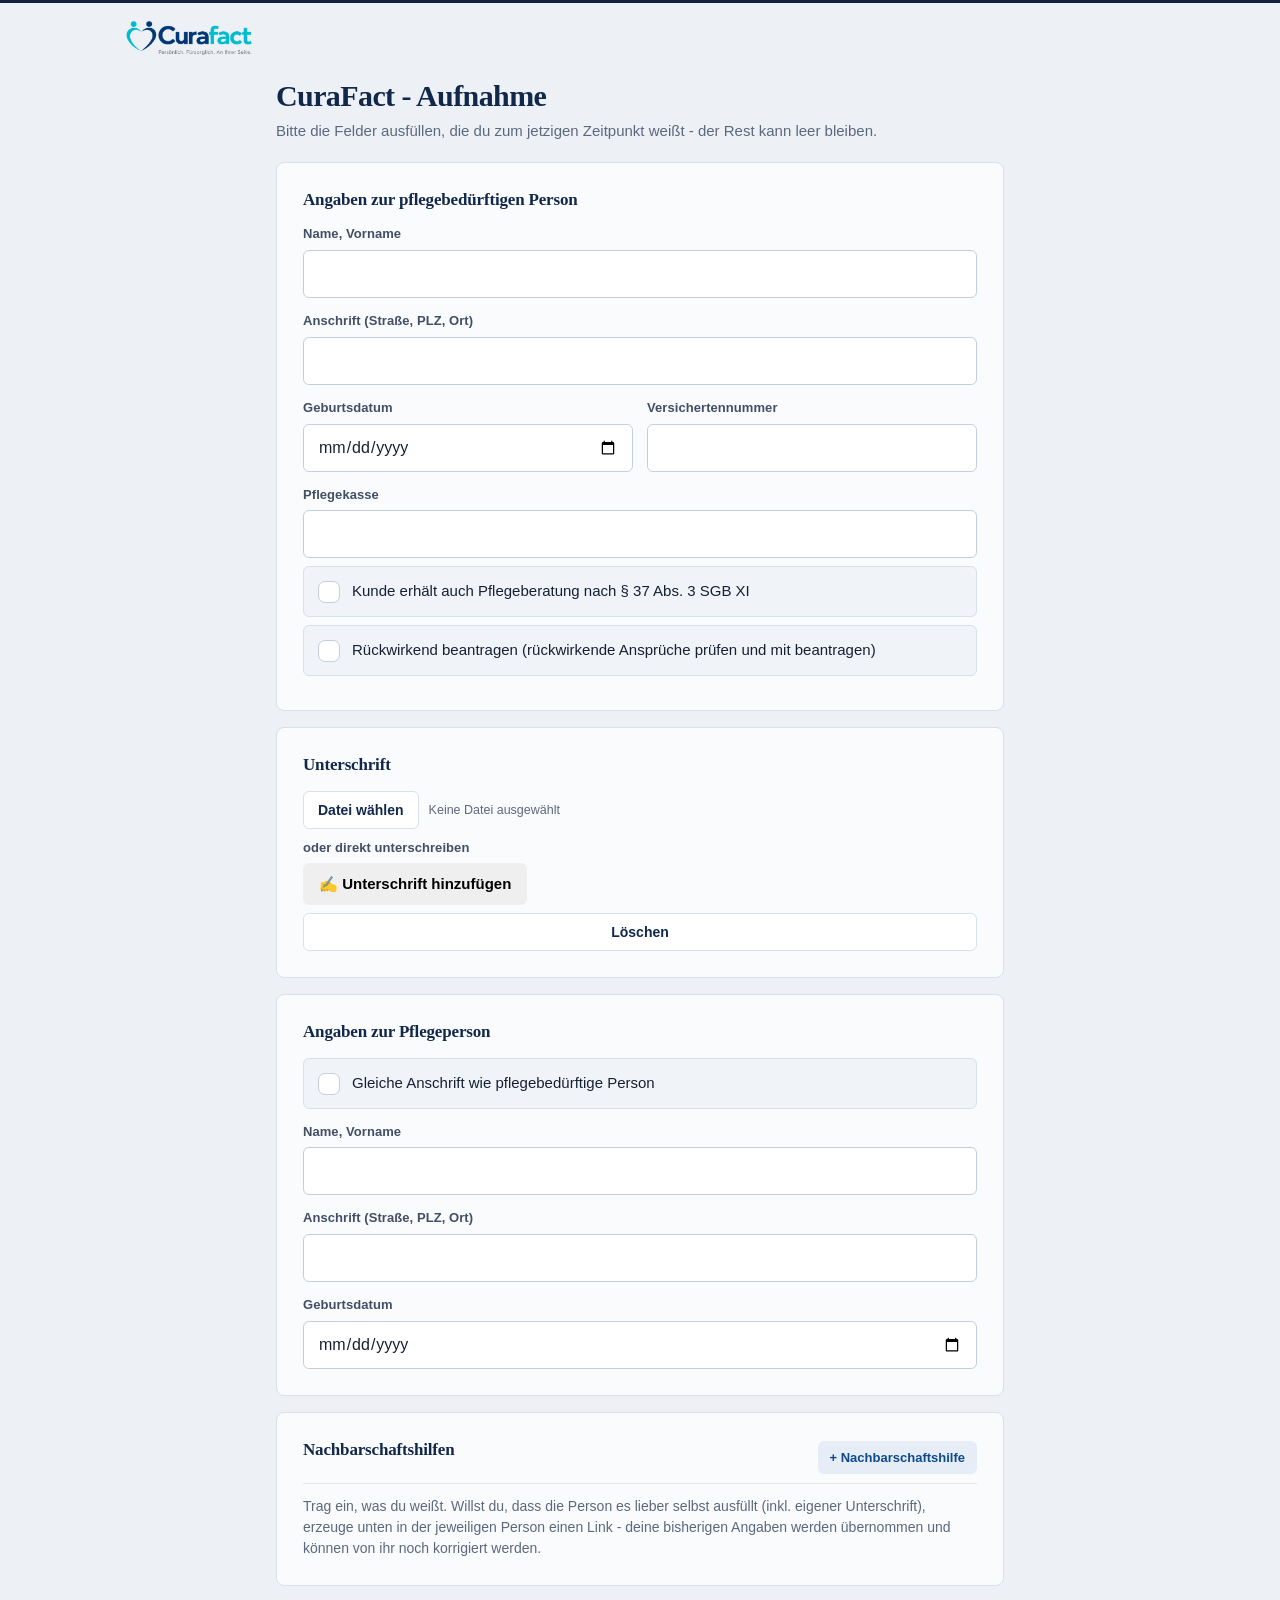
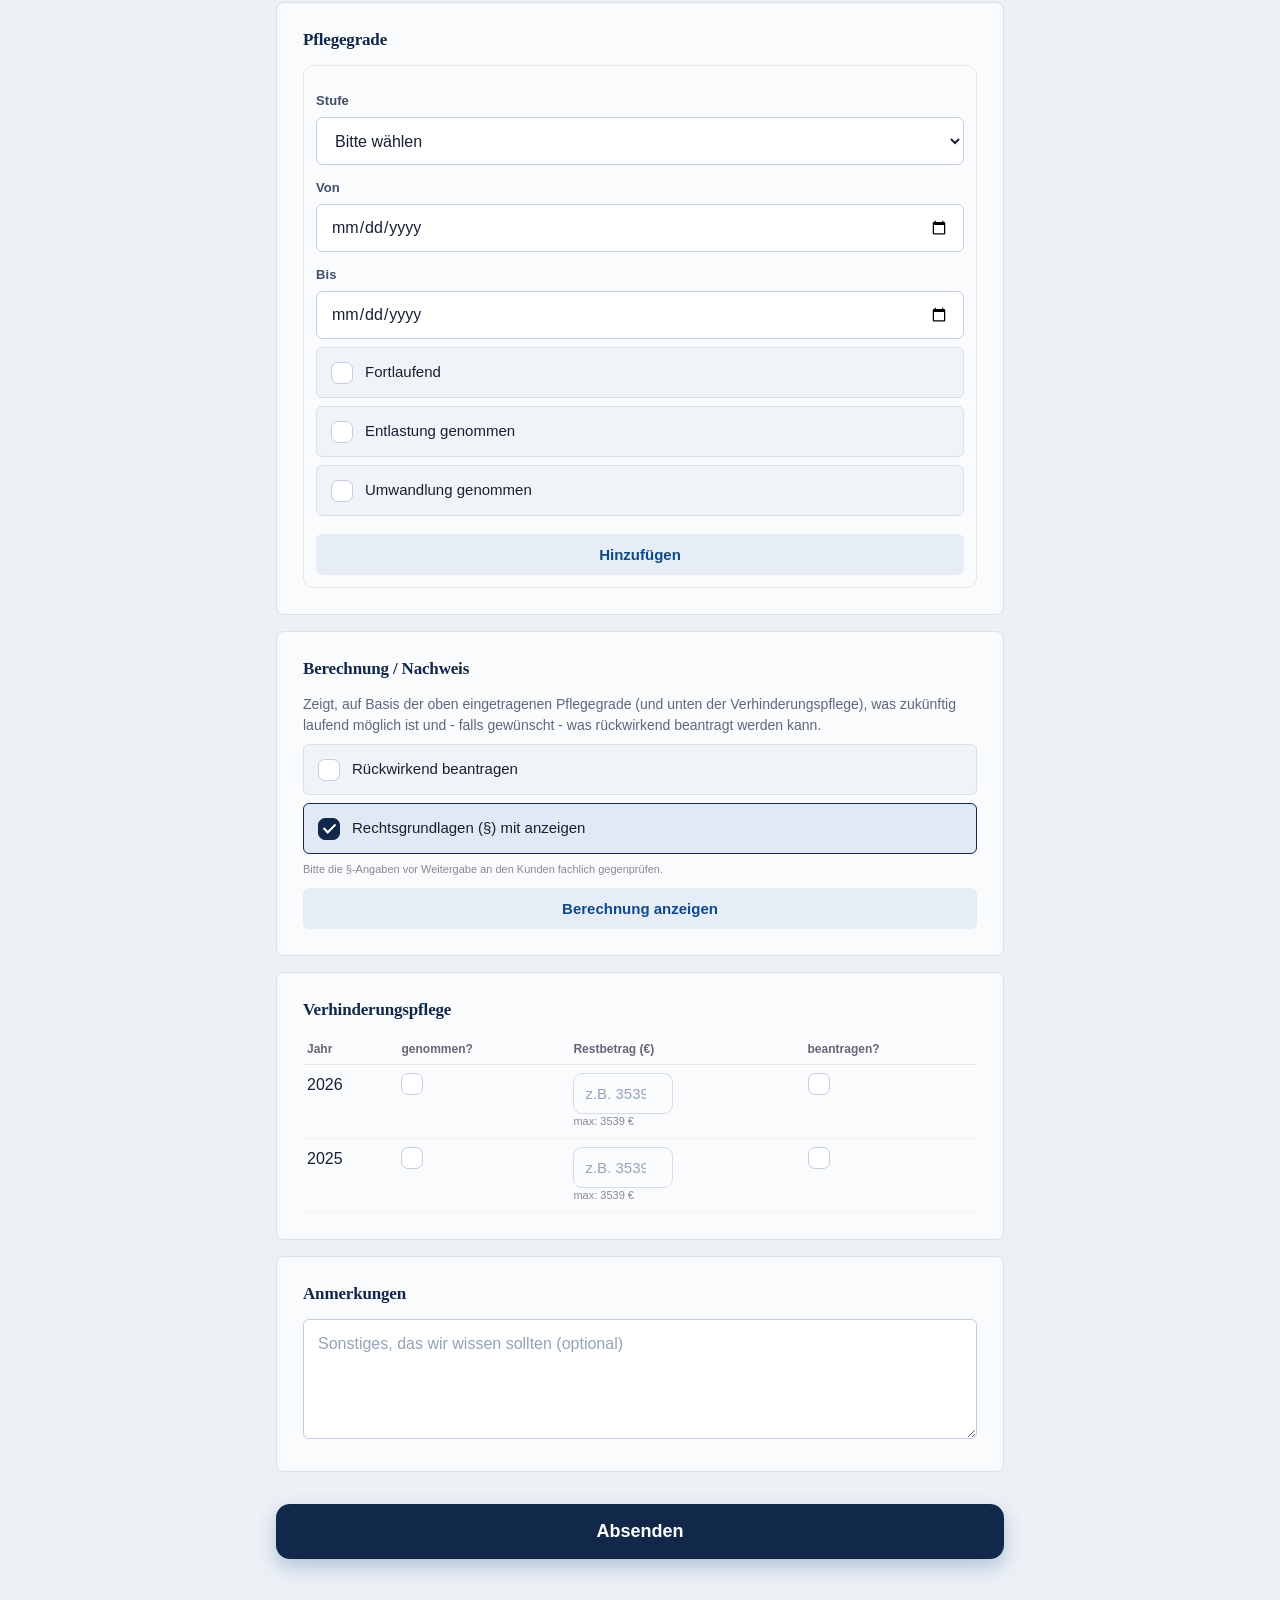
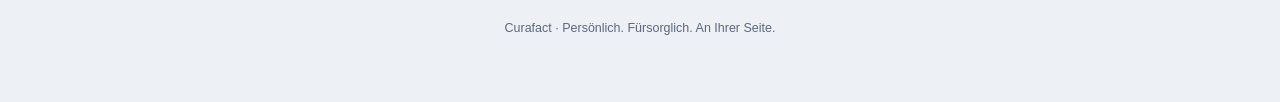
<file: intake.html>
<!doctype html><html><head><meta charset="utf-8">
<meta name="viewport" content="width=device-width, initial-scale=1, maximum-scale=1">
<title>CuraFact - Aufnahme</title>
<style>
:root{--blue:#0b457f;--blue2:#4f5fe0}
*{box-sizing:border-box}
html,body{margin:0;background:#f2f5fb;font-family:-apple-system,sans-serif;color:#111}
.wrap{max-width:560px;margin:0 auto;padding:16px 16px 40px}
h1{font-size:19px;color:var(--blue);margin:10px 0 2px}
.sub{color:#667;font-size:13px;margin:0 0 18px}
.box{background:#fff;border-radius:14px;padding:16px;margin-bottom:14px;box-shadow:0 1px 3px rgba(0,0,0,.08)}
.box h2{font-size:15px;color:var(--blue);margin:0 0 12px;border-bottom:1px solid #e5e7eb;padding-bottom:8px}
.boxHead{display:flex;align-items:center;justify-content:space-between;gap:10px;border-bottom:1px solid #e5e7eb;padding-bottom:8px;margin-bottom:12px}
.boxHead h2{border:0;padding:0;margin:0}
.boxHead button{white-space:nowrap;padding:9px 12px;font-size:13px}
label{display:block;font-size:12px;color:#555;margin:10px 0 3px}
input[type=text],input[type=date],input[type=tel],input[type=number],select,textarea{
  width:100%;min-width:0;padding:11px;border:1px solid #d7dce5;border-radius:9px;font-size:15px;background:#fbfcfe}
input[disabled]{background:#eef0f4;color:#889}
textarea{min-height:70px;resize:vertical}
/* Eigenes, browserunabhaengiges Kaestchen-Design - das native Aussehen von
   Checkbox/Radio unterscheidet sich stark zwischen Safari/Chrome/Android und
   sah dadurch je nach Geraet inkonsistent bzw. "kaputt" aus. */
input[type=checkbox],input[type=radio]{
  -webkit-appearance:none;appearance:none;flex:none;width:20px;height:20px;
  border:2px solid #c3cad6;background:#fff;cursor:pointer;position:relative;margin:0}
input[type=checkbox]{border-radius:5px}
input[type=radio]{border-radius:50%}
input[type=checkbox]:checked,input[type=radio]:checked{background:var(--blue);border-color:var(--blue)}
input[type=checkbox]:checked::after{content:'';position:absolute;left:6px;top:2px;width:5px;height:10px;
  border:solid #fff;border-width:0 2px 2px 0;transform:rotate(45deg)}
input[type=radio]:checked::after{content:'';position:absolute;left:5px;top:5px;width:8px;height:8px;border-radius:50%;background:#fff}
.checkline{display:flex;align-items:flex-start;gap:8px;font-size:14px;color:#222;margin:12px 0 4px}
.checkline input{margin-top:2px}
.grid2{display:grid;grid-template-columns:1fr 1fr;gap:0 12px}
.grid2>div{min-width:0}
@media (max-width:380px){.grid2{grid-template-columns:1fr}}
.linkbox{font-family:monospace;font-size:12px;background:#eef2f9;padding:8px;border-radius:7px;word-break:break-all;margin:6px 0}
.sharebar{display:flex;gap:8px}
button{border:0;border-radius:9px;font-size:14px;font-weight:600;padding:11px 14px;cursor:pointer}
.addBtn{background:#e6edf7;color:var(--blue);width:100%;margin-top:10px}
.shareBtn{background:var(--blue);color:#fff;flex:1}
.copyBtn{background:#dbe3ee;color:#222;flex:1}
canvas{width:100%;height:130px;background:#fff;border:1px solid #d7dce5;border-radius:10px;touch-action:none;display:block;margin-top:8px}
.sigbar{display:flex;gap:8px;margin-top:8px}
.sigbar button{flex:1}
.sigArea{margin-top:14px;padding-top:12px;border-top:1px dashed #dde2eb}
.sigFileRow{display:flex;align-items:center;gap:10px;flex-wrap:wrap}
.fileBtnStyle{background:#e9ecf2;color:#333;padding:9px 12px;font-size:13px}
.fileStatusStyle{font-size:12px;color:#889}
.sigPreviewImg{max-width:100%;max-height:110px;border:1px solid #d7dce5;border-radius:8px;margin-top:8px;display:block}
#clearSig,.sigbar button{background:#e9ecf2;color:#333}
#submitBtn{background:#1f8f4d;color:#fff;width:100%;padding:15px;font-size:16px;margin-top:16px}
#msg{text-align:center;padding:10px;font-size:14px}
.hidden{display:none}
.pgEntry{border:1px solid #e5e7eb;border-radius:10px;padding:12px;margin-top:10px}
.pgListRow{display:flex;align-items:center;gap:8px;flex-wrap:wrap;border:1px solid #e5e7eb;border-radius:10px;padding:10px 12px;margin-top:10px}
.chip{background:#e6e9fb;color:var(--blue2);font-size:12px;font-weight:700;padding:3px 9px;border-radius:20px}
.pgListRow .removeBtn{background:var(--blue2);color:#fff;margin-left:auto;padding:8px 12px;font-size:13px}
.vpTable{width:100%;border-collapse:collapse;margin-top:8px}
.vpTable th{text-align:left;font-size:12px;color:#667;padding:6px 4px;border-bottom:1px solid #e5e7eb}
.vpTable td{padding:8px 4px;border-bottom:1px solid #f0f2f6;vertical-align:top}
.vpTable input[type=number]{width:100px}
.vphint{font-size:11px;color:#889}
.note{font-size:11px;color:#889;margin-top:6px}
.helperSlot{border:1px solid #e5e7eb;border-radius:12px;padding:14px;margin-top:12px}
.slotHead{display:flex;align-items:center;justify-content:space-between;margin-bottom:6px}
.slotHead strong{color:var(--blue);font-size:14px}
.removeSlotBtn{background:#fde8e8;color:#b42323;padding:7px 11px;font-size:12px}
.linkResult{margin-top:8px}
.calcBox{background:#f4f8fd;border:1px solid #dbe6f3;border-radius:12px;padding:14px;margin-top:12px;break-inside:avoid;page-break-inside:avoid}
.calcBox h4{margin:0 0 10px;font-size:13px;color:var(--blue);text-transform:uppercase;letter-spacing:.03em}
.calcBox p{margin:0;font-size:13px;color:#445;line-height:1.5}
.calcHead{display:flex;justify-content:space-between;gap:12px;flex-wrap:wrap;margin-top:2px}
.calcHead h3{margin:0 0 2px;font-size:16px;color:var(--blue)}
.calcHead p{margin:0;font-size:12.5px;color:#667}
.calcTable{width:100%;border-collapse:collapse;font-size:13px}
.calcTable th,.calcTable td{padding:7px 6px;border-bottom:1px solid #e3eaf3;text-align:left;vertical-align:top}
.calcTable th{font-size:11px;color:#667;text-transform:uppercase;letter-spacing:.02em}
.calcTable td.num,.calcTable th.num{text-align:right;font-variant-numeric:tabular-nums;white-space:nowrap}
.calcTotalRow td{font-weight:700;color:var(--blue);border-top:2px solid #c9d9ec;border-bottom:0}
.calcTable td[colspan]{border-bottom:0;padding:3px 0}
.calcLegal p{font-size:12px;color:#556}
.refTableWrap{overflow-x:auto}
#calcParagraphNote{font-size:11px;color:#889;margin-top:4px}
.calcRow{display:flex;justify-content:space-between;align-items:flex-start;flex-wrap:wrap;gap:2px 12px;padding:7px 0;border-bottom:1px solid #e3eaf3;font-size:13px}
.calcRow:last-child{border-bottom:0}
.calcRow .k{color:#334;flex:1 1 auto;min-width:0}
.calcRow .v{font-variant-numeric:tabular-nums;white-space:nowrap;text-align:right;flex:none}
.calcRow.total{font-weight:700;color:var(--blue);border-top:2px solid #c9d9ec;border-bottom:0;margin-top:2px;padding-top:9px}

/* ===== Curafact-Erscheinungsbild (einheitlich für alle Fernaufnahme-Seiten) ===== */
:root{--blue:#0E4A8B;--navy:#0F3F7A;--cyan:#16A9BA}
html,body{background:#eef4f9;color:#16324f;font-family:-apple-system,BlinkMacSystemFont,"SF Pro Text","Helvetica Neue",Arial,sans-serif;-webkit-text-size-adjust:100%}
.cfbar{height:6px;background:#16A9BA}
.cfhead{display:flex;justify-content:center;padding:16px 16px 0}.cfhead img{height:38px;width:auto;display:block}
.wrap{max-width:720px;padding:10px 16px 56px}
h1{font-size:25px;line-height:1.2;color:var(--navy);letter-spacing:-.01em;margin:12px 0 4px}
.sub{font-size:14.5px;line-height:1.45;color:#66788a;margin:0 0 20px}
.box{background:#fff;border:1px solid #dbe7f0;border-radius:20px;padding:20px;margin-bottom:16px;box-shadow:0 14px 36px rgba(14,74,139,.09)}
.box h2{font-size:17px;color:var(--navy);margin:0 0 14px;padding-bottom:10px;border-bottom:1px solid #e3edf5}
label{font-size:13px;font-weight:700;color:#35506b;margin:12px 0 5px}
input[type=text],input[type=date],input[type=time],select,textarea{border:1.5px solid #cfdceb;border-radius:12px;padding:12px 13px;font-size:16px;background:#fff;font-family:inherit;color:#16324f}
input[type=text]:focus,input[type=date]:focus,input[type=time]:focus,select:focus,textarea:focus{outline:none;border-color:var(--cyan);box-shadow:0 0 0 4px rgba(22,169,186,.16)}
input[type=checkbox]:checked,input[type=radio]:checked{background:var(--blue);border-color:var(--blue)}
.checkline{font-size:15px;line-height:1.4;color:#16324f}
.radioRow label{font-size:15px;color:#16324f;font-weight:600}
canvas{height:200px;border:1.5px solid #c9d9e8;border-radius:14px;box-shadow:inset 0 1px 3px rgba(14,74,139,.06)}
button{font-family:inherit;border-radius:12px}
.sigbar button,.fileBtnStyle,.docBtns button{background:#f1f6fb;color:var(--blue);border:1.5px solid #dbe7f0}
.docBtns button.print{background:var(--blue);color:#fff;border-color:var(--blue)}
.sigArea{border-top:1px dashed #cfdceb}
.docCard{background:#f8fbfe;border:1px solid #dbe7f0;border-radius:14px}
.hint{background:#eaf6f9;border:1px solid #c5e4ea;color:#1d4a55;border-radius:12px;font-size:13px;line-height:1.4}
#submitBtn{background:linear-gradient(180deg,#1659a5,#0E4A8B)!important;color:#fff;padding:17px;font-size:18px;border-radius:14px;box-shadow:0 8px 20px rgba(14,74,139,.28)}
#submitBtn:disabled{opacity:.55}
#msg{font-size:15px;font-weight:600;color:#35506b}
.cffoot{text-align:center;color:#8aa0b5;font-size:12.5px;padding:0 16px 24px}
</style></head><body><div class="cfbar"></div><div class="cfhead"><img src="[data-uri]" alt="Curafact"></div>
<div class="wrap">
  <h1 id="pageTitle">CuraFact - Aufnahme</h1>
  <p class="sub" id="pageSub"></p>

  <div id="mainForm">
    <p class="sub" id="prefillNote" style="display:none">Ein paar Angaben sind schon ausgefüllt - bitte prüfen und bei Bedarf korrigieren.</p>
    <div class="box">
      <h2>Angaben zur pflegebedürftigen Person</h2>
      <label>Name, Vorname</label><input type="text" id="pflege_name">
      <label>Anschrift (Straße, PLZ, Ort)</label><input type="text" id="pflege_anschrift">
      <div class="grid2">
        <div><label>Geburtsdatum</label><input type="date" id="pflege_geburtsdatum"></div>
        <div><label>Versichertennummer</label><input type="text" id="pflege_kvnr"></div>
      </div>
      <label>Pflegekasse</label><input type="text" id="pflege_kasse">
      <div class="checkline"><input type="checkbox" id="pflegeberatung_kunde"><span>Kunde erhält auch Pflegeberatung nach § 37 Abs. 3 SGB XI</span></div>
      <div class="checkline"><input type="checkbox" id="rueckwirkend_beantragen"><span>Rückwirkend beantragen (rückwirkende Ansprüche prüfen und mit beantragen)</span></div>
    </div>

    <div class="box">
      <h2>Unterschrift</h2>
      <div class="sigFileRow">
        <button type="button" class="fileBtnStyle" id="sigfilebtn_main">Datei wählen</button>
        <input type="file" accept="image/*" id="sigfile_main" class="hidden">
        <span class="fileStatusStyle" id="sigfilestatus_main">Keine Datei ausgewählt</span>
      </div>
      <img id="sigpreview_main" class="sigPreviewImg hidden">
      <label style="margin-top:10px">oder direkt unterschreiben</label>
      <canvas id="sig_main"></canvas>
      <div class="sigbar"><button type="button" id="sigclear_main">Löschen</button></div>
    </div>

    <div class="box">
      <h2>Angaben zur Pflegeperson</h2>
      <div class="checkline"><input type="checkbox" id="person_same_addr"><span>Gleiche Anschrift wie pflegebedürftige Person</span></div>
      <label>Name, Vorname</label><input type="text" id="person_name">
      <label>Anschrift (Straße, PLZ, Ort)</label><input type="text" id="person_anschrift">
      <label>Geburtsdatum</label><input type="date" id="person_geburtsdatum">
    </div>

    <div class="box">
      <div class="boxHead"><h2>Nachbarschaftshilfen</h2><button type="button" class="addBtn" id="addHelperSlotBtn" style="margin:0;width:auto">+ Nachbarschaftshilfe</button></div>
      <p class="sub" style="margin:0">Trag ein, was du weißt. Willst du, dass die Person es lieber selbst ausfüllt (inkl. eigener Unterschrift), erzeuge unten in der jeweiligen Person einen Link - deine bisherigen Angaben werden übernommen und können von ihr noch korrigiert werden.</p>
      <div id="helperSlots"></div>
    </div>

    <div class="box">
      <h2>Pflegegrade</h2>
      <div class="pgEntry">
        <label>Stufe</label>
        <select id="pg_stufe"><option value="">Bitte wählen</option>
          <option value="1">Pflegegrad 1</option><option value="2">Pflegegrad 2</option>
          <option value="3">Pflegegrad 3</option><option value="4">Pflegegrad 4</option>
          <option value="5">Pflegegrad 5</option></select>
        <label>Von</label><input type="date" id="pg_von">
        <label>Bis</label><input type="date" id="pg_bis">
        <div class="checkline"><input type="checkbox" id="pg_fortlaufend"><span>Fortlaufend</span></div>
        <div class="checkline"><input type="checkbox" id="pg_entlastung"><span>Entlastung genommen</span></div>
        <div class="checkline"><input type="checkbox" id="pg_umwandlung"><span>Umwandlung genommen</span></div>
        <button type="button" class="addBtn" id="addPgBtn">Hinzufügen</button>
      </div>
      <div id="pgListBox"></div>
    </div>

    <div class="box">
      <h2>Berechnung / Nachweis</h2>
      <p class="sub" style="margin:0 0 4px">Zeigt, auf Basis der oben eingetragenen Pflegegrade (und unten der Verhinderungspflege), was zukünftig laufend möglich ist und - falls gewünscht - was rückwirkend beantragt werden kann.</p>
      <div class="checkline"><input type="checkbox" id="calc_rueckwirkend"><span>Rückwirkend beantragen</span></div>
      <div class="checkline"><input type="checkbox" id="calc_show_paragraphs" checked><span>Rechtsgrundlagen (§) mit anzeigen</span></div>
      <div id="calcParagraphNote">Bitte die §-Angaben vor Weitergabe an den Kunden fachlich gegenprüfen.</div>
      <button type="button" class="addBtn" id="calcShowBtn">Berechnung anzeigen</button>
      <div id="calcResult"></div>
    </div>

    <div class="box">
      <h2>Verhinderungspflege</h2>
      <table class="vpTable">
        <thead><tr><th>Jahr</th><th>genommen?</th><th>Restbetrag (€)</th><th>beantragen?</th></tr></thead>
        <tbody>
          <tr>
            <td id="vp_cur_year_lbl">–</td>
            <td><input type="checkbox" id="vp_cur_genommen"></td>
            <td><input type="number" id="vp_cur_betrag" placeholder="z.B. 3539"><div class="vphint" id="vp_cur_max"></div></td>
            <td><input type="checkbox" id="vp_cur_rest"></td>
          </tr>
          <tr>
            <td id="vp_prev_year_lbl">–</td>
            <td><input type="checkbox" id="vp_prev_genommen"></td>
            <td><input type="number" id="vp_prev_betrag" placeholder="z.B. 3539"><div class="vphint" id="vp_prev_max"></div></td>
            <td><input type="checkbox" id="vp_prev_rest"></td>
          </tr>
        </tbody>
      </table>
    </div>

    <div class="box">
      <h2>Anmerkungen</h2>
      <textarea id="anmerkungen" placeholder="Sonstiges, das wir wissen sollten (optional)"></textarea>
    </div>

    <button type="button" id="submitBtn">Absenden</button>
    <div id="msg"></div>
  </div>

  <div id="helperForm" class="hidden">
    <div class="box">
      <h2>Angaben zur Nachbarschaftshilfe</h2>
      <p class="sub" id="helperPrefillNote" style="display:none">Ein paar Angaben sind schon ausgefüllt - bitte prüfen und bei Bedarf korrigieren.</p>
      <label>Name, Vorname</label><input type="text" id="hilfe_name">
      <label>Anschrift (Straße, PLZ, Ort)</label><input type="text" id="hilfe_anschrift">
      <div class="grid2">
        <div><label>Geburtsdatum</label><input type="date" id="hilfe_geburtsdatum"></div>
        <div><label>Telefonnummer</label><input type="tel" id="hilfe_telefon"></div>
      </div>
    </div>
    <div class="box">
      <h2>Unterschrift</h2>
      <div class="sigFileRow">
        <button type="button" class="fileBtnStyle" id="sigfilebtn_helper">Datei wählen</button>
        <input type="file" accept="image/*" id="sigfile_helper" class="hidden">
        <span class="fileStatusStyle" id="sigfilestatus_helper">Keine Datei ausgewählt</span>
      </div>
      <img id="sigpreview_helper" class="sigPreviewImg hidden">
      <label style="margin-top:10px">oder direkt unterschreiben</label>
      <canvas id="sig_helper"></canvas>
      <div class="sigbar"><button type="button" id="sigclear_helper">Löschen</button></div>
    </div>
    <button type="button" id="submitHelperBtn">Absenden</button>
    <div id="msgHelper"></div>
  </div>
</div>

<script src="cf-sigpad.js?v=1"></script>
<script>
var SUBMIT_URL='https://vdqumlxjmgqrmwlxqwre.supabase.co/functions/v1/submit';
var PORTAL_DATA_URL='https://vdqumlxjmgqrmwlxqwre.supabase.co/functions/v1/portal-data';
var params=new URLSearchParams(location.search);
var ROLE=params.get('role')||'main';
var SESSION=params.get('s')||'';
var LABEL=params.get('l')||'';
var HIDX=parseInt(params.get('h'))||1;
var now=new Date();
var curYear=now.getFullYear();
var prevYear=curYear-1;
function vpMax(y){return y>=2025?3539:2418}
function fmtDate(v){if(!v)return '';var p=v.split('-');return p.length===3?(p[2]+'.'+p[1]+'.'+p[0]):v}
function esc(v){return String(v==null?'':v).replace(/[&<>"]/g,function(s){return {'&':'&amp;','<':'&lt;','>':'&gt;','"':'&quot;'}[s]})}
function eur(n){return (Math.round(n||0)).toLocaleString('de-DE')+' €'}

/* ===== Berechnung (Pflegegeld/Pflegesachleistung/Umwandlung) =====
   Uebernommen aus der frueheren Vercel-App (app.js), Formel unveraendert.
   Die Euro-Betraege stammen aus denselben Jahrestabellen wie in der
   Desktop-App (app.py: PFLEGEGELD_TABLE/PSL_TABLE/ENTL_TABLE) - bei
   neuen Jahren muessen beide Stellen gepflegt werden. */
var PFLEGEGELD_TBL={
  2021:{1:0,2:316,3:545,4:728,5:901},
  2022:{1:0,2:316,3:545,4:728,5:901},
  2023:{1:0,2:316,3:545,4:728,5:901},
  2024:{1:0,2:332,3:573,4:765,5:947},
  2025:{1:0,2:347,3:599,4:800,5:990}
};
var PSL_TBL={
  2021:{1:0,2:689,3:1298,4:1612,5:1995},
  2022:{1:0,2:689,3:1298,4:1612,5:1995},
  2023:{1:0,2:724,3:1363,4:1693,5:2095},
  2024:{1:0,2:761,3:1432,4:1778,5:2200},
  2025:{1:0,2:796,3:1497,4:1859,5:2299}
};
var ENTL_TBL={2021:125,2022:125,2023:125,2024:125,2025:131};
var CALC_TABLE_MIN_YEAR=2021, CALC_TABLE_MAX_YEAR=2025;

function calcParseISO(v){
  if(!v)return null;
  var p=String(v).split('-');
  if(p.length!==3)return null;
  var y=+p[0],m=+p[1],d=+p[2];
  var dt=new Date(y,m-1,d,12);
  return (dt.getFullYear()===y&&dt.getMonth()===m-1&&dt.getDate()===d)?dt:null;
}
function calcAtNoon(d){return new Date(d.getFullYear(),d.getMonth(),d.getDate(),12)}
function calcFirstOfMonth(d){return new Date(d.getFullYear(),d.getMonth(),1,12)}
function calcAddMonths(d,n){return new Date(d.getFullYear(),d.getMonth()+n,1,12)}
function calcMonthKey(d){return d.getFullYear()+'-'+String(d.getMonth()+1).padStart(2,'0')}

/* Liefert { futureRate, sumRueckwirkend, pastDetails, cutoffYear }.
   futureRate = laufende monatliche Rate ab dem aktuellen Monat (falls eine
   Pflegegrad-Phase den aktuellen Monat abdeckt), pastDetails/sumRueckwirkend
   = vergangene Monate, gedeckelt auf die letzten 4 Kalenderjahre
   (Verjaehrung von Sozialleistungsanspruechen, § 45 SGB I). */
function rechnePflegegrade(phasen){
  var today=calcAtNoon(new Date());
  var todayMonth=calcFirstOfMonth(today);
  var cutoff=new Date(today.getFullYear()-4,0,1,12);
  var monthMap=new Map();

  (phasen||[]).forEach(function(ph){
    var stufe=Number(ph.stufe)||2;
    var dVon=calcParseISO(ph.von);
    // Jede Phase gilt ab ihrem "Von" bis heute als laufend - unabhaengig von
    // "fortlaufend"-Haekchen oder eingetragenem "Bis". Ueberlappende Monate
    // werden weiter unten der Phase mit dem spaeteren "Von" zugeordnet,
    // dadurch uebernimmt eine neuere Phase automatisch korrekt ab ihrem
    // Start - eine Phase endet effektiv nur durch eine spaetere Phase oder
    // durch Deaktivieren des Kunden.
    var dBis=today;
    if(!dVon||dBis<dVon)return;
    var startM=calcFirstOfMonth(dVon);
    var endM=calcFirstOfMonth(dBis);
    var minM=new Date(CALC_TABLE_MIN_YEAR,0,1,12);
    if(startM<minM)startM=minM;
    if(endM<startM)return;
    var cur=new Date(startM);
    while(cur<=endM){
      var key=calcMonthKey(cur);
      var prev=monthMap.get(key);
      var rec={stufe:stufe, entlastung_genommen:!!ph.entlastung_genommen, startedAt:dVon};
      if(!prev||rec.startedAt>prev.startedAt)monthMap.set(key,rec);
      cur=calcAddMonths(cur,1);
    }
  });

  var pastDetails=[], sumRueckwirkend=0, futureRate=null;
  monthMap.forEach(function(rec,key){
    var parts=key.split('-'), jahrAnzeige=+parts[0], monatAnzeige=+parts[1];
    var jahrCalc=PFLEGEGELD_TBL[jahrAnzeige]?jahrAnzeige:CALC_TABLE_MAX_YEAR;
    var pg=(PFLEGEGELD_TBL[jahrCalc]||{})[rec.stufe]||0;
    var psl=(PSL_TBL[jahrCalc]||{})[rec.stufe]||0;
    var entl=ENTL_TBL[jahrCalc]||0;
    var zukunftOhne=0.4*psl+0.6*pg;
    var zukunftMit=zukunftOhne+entl;
    var monatBetragMit=zukunftMit-pg;
    var monatBetragOhne=zukunftOhne-pg;
    var monatDelta=rec.entlastung_genommen?monatBetragOhne:monatBetragMit;
    var monthDate=new Date(jahrAnzeige,monatAnzeige-1,1,12);

    if(monthDate<todayMonth){
      if(monthDate>=cutoff){
        sumRueckwirkend+=monatDelta;
        pastDetails.push({jahr:jahrAnzeige, monat:monatAnzeige, stufe:rec.stufe, monat_betrag:monatDelta});
      }
    } else if(!futureRate||monthDate>=futureRate._monthDate){
      futureRate={
        _monthDate:monthDate, jahr:jahrAnzeige, stufe:rec.stufe,
        pflegegeld:pg, pflegegeld_nach_umwandlung:0.6*pg, umwandlungsbetrag:0.4*psl, entlastungsleistung:entl,
        gesamt_mit:zukunftMit, gesamt_ohne:zukunftOhne,
        monat_betrag_mit:monatBetragMit, monat_betrag_ohne:monatBetragOhne,
        monat_betrag:monatDelta
      };
    }
  });

  pastDetails.sort(function(a,b){return (a.jahr-b.jahr)||(a.monat-b.monat)});

  /* Nach Jahr (und Betrag, falls sich der Satz innerhalb eines Jahres
     aendert, z.B. Pflegegrad-Wechsel) gruppieren statt jeden Monat
     einzeln aufzulisten. */
  var groupMap=new Map();
  var groupOrder=[];
  pastDetails.forEach(function(d){
    var betragKey=Math.round(d.monat_betrag*100);
    var key=d.jahr+'|'+betragKey;
    var g=groupMap.get(key);
    if(!g){
      g={jahr:d.jahr, monate:0, betragProMonat:d.monat_betrag, summe:0};
      groupMap.set(key,g);
      groupOrder.push(key);
    }
    g.monate+=1;
    g.summe+=d.monat_betrag;
  });
  var pastGrouped=groupOrder.map(function(k){return groupMap.get(k)});

  return {
    futureRate:futureRate,
    sumRueckwirkend:sumRueckwirkend,
    pastDetails:pastDetails,
    pastGrouped:pastGrouped,
    cutoffYear:cutoff.getFullYear()
  };
}

function calcReferenceTable(){
  var jahr=CALC_TABLE_MAX_YEAR;
  var rows=[2,3,4,5].map(function(stufe){
    var pg=PFLEGEGELD_TBL[jahr][stufe], psl=PSL_TBL[jahr][stufe], entl=ENTL_TBL[jahr];
    var umwandlung=0.4*psl, pgNachUmwandlung=0.6*pg;
    var gesamtZukuenftig=umwandlung+pgNachUmwandlung+entl;
    var gesamtZukuenftigOhne=umwandlung+pgNachUmwandlung;
    var mehrMoeglich=gesamtZukuenftig-pg;
    var mehrMoeglichOhne=gesamtZukuenftigOhne-pg;
    return {stufe:stufe, pg:pg, psl:psl, umwandlung:umwandlung, pgNachUmwandlung:pgNachUmwandlung, entl:entl, gesamtZukuenftig:gesamtZukuenftig, gesamtZukuenftigOhne:gesamtZukuenftigOhne, mehrMoeglich:mehrMoeglich, mehrMoeglichOhne:mehrMoeglichOhne};
  });
  var head='<tr><th></th>'+rows.map(function(r){return '<th class="num">PG '+r.stufe+'</th>'}).join('')+'</tr>';
  function row(label,key){
    return '<tr><td>'+label+'</td>'+rows.map(function(r){return '<td class="num">'+eur(r[key])+'</td>'}).join('')+'</tr>';
  }
  function blankRow(){
    return '<tr><td colspan="'+(rows.length+1)+'">&nbsp;</td></tr>';
  }
  function totalRow(label,key){
    return '<tr class="calcTotalRow"><td>'+label+'</td>'+rows.map(function(r){return '<td class="num">'+eur(r[key])+'</td>'}).join('')+'</tr>';
  }
  return '<div class="refTableWrap"><table class="calcTable">'+
    '<thead>'+head+'</thead><tbody>'+
    row('Pflegegeld','pg')+
    row('Pflegesachleistung','psl')+
    blankRow()+
    row('Umwandlung (zweckgebunden)','umwandlung')+
    row('Pflegegeld nach Umwandlung (frei verwendbar)','pgNachUmwandlung')+
    row('Entlastungsleistung (zweckgebunden)','entl')+
    totalRow('Gesamt Zukünftig','gesamtZukuenftig')+
    row('Gesamt Zukünftig ohne Entlastung','gesamtZukuenftigOhne')+
    blankRow()+
    row('Monatlich mehr möglich für die Pflege','mehrMoeglich')+
    row('Monatlich mehr möglich für die Pflege, ohne Entlastungsleistung','mehrMoeglichOhne')+
    '</tbody></table></div>'+
    '<p class="mini" style="font-size:11px;color:#889;margin-top:6px">Werte für '+jahr+', Referenzwerte pro Pflegegrad - unabhängig von den oben eingetragenen individuellen Zeiträumen.</p>';
}

/* Glatte Unterschrift: Pointer-Events (Finger, Apple Pencil, Maus), Strichbreite nach Druck bzw. Geschwindigkeit, Kurvenglättung */
function attachSmoothPen(canvas,opts){
  opts=opts||{};
  var ctx=canvas.getContext('2d'),pts=[],lastW=0,drawing=false,id=null;
  canvas.style.touchAction='none';
  function unit(){var r=canvas.getBoundingClientRect();return r.width?canvas.width/r.width:1}
  function pos(e){var r=canvas.getBoundingClientRect();return {x:(e.clientX-r.left)*(canvas.width/r.width),y:(e.clientY-r.top)*(canvas.height/r.height),t:e.timeStamp||Date.now(),p:(e.pointerType==='pen'&&e.pressure>0)?e.pressure:null}}
  function mid(a,b){return {x:(a.x+b.x)/2,y:(a.y+b.y)/2}}
  function style(){ctx.lineCap='round';ctx.lineJoin='round';ctx.strokeStyle=opts.color||'#0b1f3a';ctx.fillStyle=ctx.strokeStyle}
  function widthFor(p0,p1){
    var u=unit(),minW=1.3*u,maxW=3.4*u;
    if(p1.p!=null)return minW+(maxW-minW)*Math.min(1,p1.p*1.2);
    var dt=Math.max(1,p1.t-p0.t),v=Math.hypot(p1.x-p0.x,p1.y-p0.y)/dt/u; /* sichtbare px pro ms */
    return maxW-(maxW-minW)*Math.min(1,v/2.4);
  }
  function seg(){
    var n=pts.length;if(n<2)return;
    var p0=pts[n-2],p1=pts[n-1],w=widthFor(p0,p1);
    lastW=lastW?lastW*0.7+w*0.3:w;
    var m0=n>2?mid(pts[n-3],p0):p0,m1=mid(p0,p1);
    ctx.lineWidth=lastW;ctx.beginPath();ctx.moveTo(m0.x,m0.y);ctx.quadraticCurveTo(p0.x,p0.y,m1.x,m1.y);ctx.stroke();
  }
  function down(e){
    if(e.pointerType==='mouse'&&e.button!==0)return;
    if(opts.beforeDraw)opts.beforeDraw();drawing=true;id=e.pointerId;pts=[];lastW=0;style();
    try{canvas.setPointerCapture(id)}catch(x){}
    var p=pos(e);pts.push(p);
    if(opts.onStart)opts.onStart();
    e.preventDefault();
  }
  function move(e){
    if(!drawing||e.pointerId!==id)return;
    var list=(e.getCoalescedEvents&&e.getCoalescedEvents())||[];if(!list.length)list=[e];
    for(var i=0;i<list.length;i++){pts.push(pos(list[i]));seg()}
    e.preventDefault();
  }
  function up(e){
    if(!drawing||(e&&e.pointerId!==id))return;
    drawing=false;
    if(pts.length===1){style();ctx.beginPath();ctx.arc(pts[0].x,pts[0].y,Math.max(1,1.6*unit()),0,Math.PI*2);ctx.fill()}
    else if(pts.length>1){var a=pts[pts.length-2],b=pts[pts.length-1],m=mid(a,b);ctx.lineWidth=lastW||1.8*unit();ctx.beginPath();ctx.moveTo(m.x,m.y);ctx.lineTo(b.x,b.y);ctx.stroke()}
    pts=[];
    if(opts.onEnd)opts.onEnd();
  }
  canvas.addEventListener('pointerdown',down);
  canvas.addEventListener('pointermove',move);
  canvas.addEventListener('pointerup',up);
  canvas.addEventListener('pointercancel',up);
}

function setupSigInput(prefix){
  var canvas=document.getElementById('sig_'+prefix);
  var ctx=canvas.getContext('2d');
  function resize(){var r=canvas.getBoundingClientRect();var d=Math.max(2,window.devicePixelRatio||2);canvas.width=Math.round(r.width*d);canvas.height=Math.round(r.height*d)}
  resize();
  var hasDrawing=false, uploadedDataUrl=null;
  var fenster=!!window.SignaturFenster;
  if(!fenster)attachSmoothPen(canvas,{beforeDraw:function(){if(canvas.width<20)resize()},onStart:function(){hasDrawing=true;uploadedDataUrl=null}});

  var fileBtn=document.getElementById('sigfilebtn_'+prefix);
  var fileInput=document.getElementById('sigfile_'+prefix);
  var fileStatus=document.getElementById('sigfilestatus_'+prefix);
  var preview=document.getElementById('sigpreview_'+prefix);
  var openBtn=null;
  function sigTitel(){var T={pflege:'Unterschrift pflegebedürftige Person',berater:'Unterschrift Berater/in',main:'Unterschrift pflegebedürftige Person',helper:'Unterschrift Nachbarschaftshilfe',vereinb:'Unterschrift für die Vereinbarung'};if(T[prefix])return T[prefix];if(/^h\d+$/.test(prefix))return 'Unterschrift '+prefix.slice(1)+'. Nachbarschaftshilfe';return 'Unterschrift'}
  function sigOeffnen(){
    if(!fenster)return;
    SignaturFenster.oeffnen(sigTitel(),function(url){
      uploadedDataUrl=url;hasDrawing=false;fileInput.value='';
      fileStatus.textContent='Unterschrift erfasst';preview.src=url;preview.classList.remove('hidden');
      if(openBtn){openBtn.textContent='✍ Neu unterschreiben';openBtn.classList.add('done')}
    });
  }
  if(fenster){
    canvas.style.display='none';
    openBtn=document.createElement('button');openBtn.type='button';openBtn.className='sigOpenBtn';openBtn.textContent='✍ Unterschrift hinzufügen';
    openBtn.onclick=sigOeffnen;canvas.parentNode.insertBefore(openBtn,canvas);
  }
  fileBtn.onclick=function(){fileInput.click()};
  fileInput.onchange=function(){
    var f=fileInput.files[0];
    if(!f)return;
    var reader=new FileReader();
    reader.onload=function(){
      uploadedDataUrl=reader.result;
      fileStatus.textContent=f.name;
      preview.src=uploadedDataUrl;
      preview.classList.remove('hidden');
      ctx.clearRect(0,0,canvas.width,canvas.height);
      hasDrawing=false;
    };
    reader.readAsDataURL(f);
  };
  document.getElementById('sigclear_'+prefix).onclick=function(){
    ctx.clearRect(0,0,canvas.width,canvas.height);
    hasDrawing=false;
    uploadedDataUrl=null;
    fileInput.value='';
    fileStatus.textContent='Keine Datei ausgewählt';
    preview.classList.add('hidden');
    preview.src='';
    if(openBtn){openBtn.textContent='✍ Unterschrift hinzufügen';openBtn.classList.remove('done')}
  };

  return {
    hasFn:function(){
      if(uploadedDataUrl)return true;
      if(!hasDrawing)return false;
      /* nur wirklich gezeichnete Pixel zaehlen - ein Antippen ohne Strich ist keine Unterschrift */
      var d=ctx.getImageData(0,0,canvas.width,canvas.height).data,n=0;
      for(var i=3;i<d.length;i+=4){if(d[i]>10){n++;if(n>150)return true}}
      return false;
    },
    getDataUrl:function(){return uploadedDataUrl || (hasDrawing?canvas.toDataURL('image/png'):'')},
    setDataUrl:function(dataurl){
      if(!dataurl)return;
      uploadedDataUrl=dataurl;
      fileStatus.textContent='Vorhandene Unterschrift geladen';
      preview.src=dataurl;
      preview.classList.remove('hidden');
      if(openBtn){openBtn.textContent='✍ Neu unterschreiben';openBtn.classList.add('done')}
      ctx.clearRect(0,0,canvas.width,canvas.height);
      hasDrawing=false;
    }
  };
}

function shareOrCopy(url, btn){
  if(navigator.share){
    navigator.share({title:'CuraFact Nachbarschaftshilfe', text:'Bitte kurz prüfen, ergänzen und unterschreiben:', url:url}).catch(function(){});
  } else {
    navigator.clipboard.writeText(url).then(function(){btn.textContent='Kopiert!';setTimeout(function(){btn.textContent='Teilen'},1500)});
  }
}

function initHelperRole(){
  document.getElementById('mainForm').classList.add('hidden');
  document.getElementById('helperForm').classList.remove('hidden');
  document.getElementById('pageTitle').textContent='Nachbarschaftshilfe - Angaben';
  document.getElementById('pageSub').textContent=LABEL||'Bitte deine Daten eintragen und unterschreiben.';
  var pn=params.get('pn')||'', pa=params.get('pa')||'', pg=params.get('pg')||'', pt=params.get('pt')||'';
  if(pn||pa||pg||pt){
    document.getElementById('hilfe_name').value=pn;
    document.getElementById('hilfe_anschrift').value=pa;
    document.getElementById('hilfe_geburtsdatum').value=pg;
    document.getElementById('hilfe_telefon').value=pt;
    document.getElementById('helperPrefillNote').style.display='block';
  }
  var sig=setupSigInput('helper');
  document.getElementById('submitHelperBtn').onclick=function(){
    var msg=document.getElementById('msgHelper');
    if(!document.getElementById('hilfe_name').value.trim()){msg.textContent='Bitte mindestens den Namen eintragen.';return}
    if(!sig.hasFn()){msg.textContent='Bitte unterschreiben oder eine Datei wählen.';return}
    msg.textContent='Wird gesendet …';
    var data={
      hilfe_name:document.getElementById('hilfe_name').value,
      hilfe_anschrift:document.getElementById('hilfe_anschrift').value,
      hilfe_geburtsdatum:document.getElementById('hilfe_geburtsdatum').value,
      hilfe_telefon:document.getElementById('hilfe_telefon').value
    };
    fetch(SUBMIT_URL,{method:'POST',headers:{'Content-Type':'application/json'},
      body:JSON.stringify({type:'intake', session:SESSION, role:'helper', index:HIDX, data:data, dataurl:sig.getDataUrl()})
    }).then(function(res){
      return res.json().catch(function(){return {ok:false}}).then(function(j){return {res:res,j:j}});
    }).then(function(r){
      if(r.res.ok && r.j.ok){msg.textContent='Danke! Deine Angaben wurden übertragen. Dieses Fenster kann geschlossen werden.';document.getElementById('submitHelperBtn').disabled=true}
      else{msg.textContent='Fehler beim Senden ('+r.res.status+').'}
    }).catch(function(e){msg.textContent='Fehler: '+e});
  };
}

function initMainRole(){
  document.getElementById('pageSub').textContent=LABEL||'Bitte die Felder ausfüllen, die du zum jetzigen Zeitpunkt weißt - der Rest kann leer bleiben.';
  document.getElementById('vp_cur_year_lbl').textContent=String(curYear);
  document.getElementById('vp_prev_year_lbl').textContent=String(prevYear);
  document.getElementById('vp_cur_max').textContent='max: '+vpMax(curYear)+' €';
  document.getElementById('vp_prev_max').textContent='max: '+vpMax(prevYear)+' €';
  var mainSig=setupSigInput('main');

  document.getElementById('person_same_addr').onchange=function(e){
    var personAddr=document.getElementById('person_anschrift');
    if(e.target.checked){
      personAddr.value=document.getElementById('pflege_anschrift').value;
      personAddr.disabled=true;
    } else {
      personAddr.disabled=false;
    }
  };
  document.getElementById('pflege_anschrift').addEventListener('input',function(){
    if(document.getElementById('person_same_addr').checked){
      document.getElementById('person_anschrift').value=this.value;
    }
  });

  var helperCount=0;
  var helperSigs={};
  function addHelperSlot(){
    helperCount++;
    var n=helperCount;
    var slot=document.createElement('div');
    slot.className='helperSlot';
    slot.innerHTML=
      '<div class="slotHead"><strong>'+n+'. Nachbarschaftshilfe</strong><button type="button" class="removeSlotBtn" data-n="'+n+'">Entfernen</button></div>'+
      '<label>Name, Vorname</label><input type="text" id="h'+n+'_name">'+
      '<label>Anschrift (Straße, PLZ, Ort)</label><input type="text" id="h'+n+'_anschrift">'+
      '<div class="grid2"><div><label>Geburtsdatum</label><input type="date" id="h'+n+'_geburtsdatum"></div><div><label>Telefonnummer</label><input type="tel" id="h'+n+'_telefon"></div></div>'+
      '<div class="sigArea"><label>Unterschrift</label>'+
        '<div class="sigFileRow"><button type="button" class="fileBtnStyle" id="sigfilebtn_h'+n+'">Datei wählen</button><input type="file" accept="image/*" id="sigfile_h'+n+'" class="hidden"><span class="fileStatusStyle" id="sigfilestatus_h'+n+'">Keine Datei ausgewählt</span></div>'+
        '<img id="sigpreview_h'+n+'" class="sigPreviewImg hidden">'+
        '<label style="margin-top:10px">oder direkt unterschreiben</label>'+
        '<canvas id="sig_h'+n+'"></canvas>'+
        '<div class="sigbar"><button type="button" id="sigclear_h'+n+'">Löschen</button></div>'+
      '</div>'+
      '<button type="button" class="addBtn shareSlotBtn" data-n="'+n+'">Link an diese Person senden (mit meinen Angaben vorausgefüllt)</button>'+
      '<div class="linkResult" id="linkresult_h'+n+'"></div>';
    document.getElementById('helperSlots').appendChild(slot);
    helperSigs[n]=setupSigInput('h'+n);
    slot.querySelector('.removeSlotBtn').onclick=function(){slot.remove();delete helperSigs[n]};
    slot.querySelector('.shareSlotBtn').onclick=function(){
      var pn=document.getElementById('h'+n+'_name').value;
      var pa=document.getElementById('h'+n+'_anschrift').value;
      var pg=document.getElementById('h'+n+'_geburtsdatum').value;
      var pt=document.getElementById('h'+n+'_telefon').value;
      var mainName=document.getElementById('pflege_name').value.trim();
      var url=location.origin+location.pathname+'?role=helper&s='+encodeURIComponent(SESSION)+'&h='+n+
        '&l='+encodeURIComponent('Nachbarschaftshilfe'+(mainName?(' für '+mainName):''))+
        '&pn='+encodeURIComponent(pn)+'&pa='+encodeURIComponent(pa)+'&pg='+encodeURIComponent(pg)+'&pt='+encodeURIComponent(pt);
      var box=document.getElementById('linkresult_h'+n);
      box.innerHTML='<div class="linkbox">'+url+'</div><div class="sharebar"><button type="button" class="shareBtn">Teilen</button><button type="button" class="copyBtn">Kopieren</button></div>';
      box.querySelector('.shareBtn').onclick=function(e){shareOrCopy(url, e.target)};
      box.querySelector('.copyBtn').onclick=function(e){navigator.clipboard.writeText(url);e.target.textContent='Kopiert!';setTimeout(function(){e.target.textContent='Kopieren'},1500)};
    };
  }
  document.getElementById('addHelperSlotBtn').onclick=addHelperSlot;

  var pgList=[];
  function renderPgList(){
    var box=document.getElementById('pgListBox');
    box.innerHTML=pgList.map(function(pg,i){
      return '<div class="pgListRow"><span class="chip">PG '+pg.stufe+'</span><span>'+fmtDate(pg.von)+' – '+(pg.bis?fmtDate(pg.bis):(pg.fortlaufend?'fortlaufend':'?'))+'</span>'+
      '<span class="chip">Entlastung: '+(pg.entlastung_genommen?'ja':'nein')+'</span>'+
      '<span class="chip">Umwandlung: '+(pg.umwandlung_genommen?'ja':'nein')+'</span>'+
      '<button type="button" class="removeBtn" data-i="'+i+'">Entfernen</button></div>';
    }).join('');
    var btns=box.querySelectorAll('.removeBtn');
    for(var i=0;i<btns.length;i++){
      btns[i].onclick=function(e){pgList.splice(parseInt(e.target.getAttribute('data-i')),1);renderPgList()};
    }
  }
  document.getElementById('addPgBtn').onclick=function(){
    var stufe=document.getElementById('pg_stufe').value;
    if(!stufe){alert('Bitte Stufe angeben.');return}
    pgList.push({
      stufe:stufe,
      von:document.getElementById('pg_von').value,
      bis:document.getElementById('pg_bis').value,
      fortlaufend:document.getElementById('pg_fortlaufend').checked,
      entlastung_genommen:document.getElementById('pg_entlastung').checked,
      umwandlung_genommen:document.getElementById('pg_umwandlung').checked
    });
    renderPgList();
    document.getElementById('pg_stufe').value='';
    document.getElementById('pg_von').value='';
    document.getElementById('pg_bis').value='';
    document.getElementById('pg_fortlaufend').checked=false;
    document.getElementById('pg_entlastung').checked=false;
    document.getElementById('pg_umwandlung').checked=false;
  };

  document.getElementById('calcShowBtn').onclick=function(){
    var res=rechnePflegegrade(pgList);
    var rueckwirkend=document.getElementById('calc_rueckwirkend').checked;
    var showParagraphs=document.getElementById('calc_show_paragraphs').checked;

    var vpSum=0;
    ['cur','prev'].forEach(function(k){
      var rest=document.getElementById('vp_'+k+'_rest').checked;
      if(!rest)return;
      var raw=(document.getElementById('vp_'+k+'_betrag').value||'').replace(',','.').trim();
      vpSum+=raw?(Number(raw)||0):0;
    });

    var html='<div class="calcHead"><div><h3>'+esc(document.getElementById('pflege_name').value||'—')+'</h3>'+
      '<p>'+esc(document.getElementById('pflege_kasse').value||'')+'</p></div></div>';

    if(res.futureRate){
      var f=res.futureRate;
      html+='<div class="calcBox"><h4>Zukünftig</h4>'+
        '<div class="calcRow"><span class="k">Pflegegeld (frei verfügbar)</span><span class="v">'+eur(f.pflegegeld_nach_umwandlung)+' / Monat</span></div>'+
        '<div class="calcRow"><span class="k">Umwandlungsbetrag (zweckgebunden – anerkannte Angebote)</span><span class="v">'+eur(f.umwandlungsbetrag)+' / Monat</span></div>'+
        '<div class="calcRow"><span class="k">Entlastungsleistung (zweckgebunden – anerkannte Angebote)</span><span class="v">'+eur(f.entlastungsleistung)+' / Monat</span></div>'+
        '<div class="calcRow total"><span class="k">Gesamt monatlich</span><span class="v">'+eur(f.gesamt_mit)+' / Monat</span></div>'+
        '<div class="calcRow"><span class="k">Monatlich mehr möglich für die Pflege (ggü. reinem Pflegegeld)</span><span class="v">'+eur(f.monat_betrag_mit)+' / Monat</span></div>'+
        '<div class="calcRow"><span class="k">Monatlich mehr möglich für die Pflege, ohne Entlastungsleistung</span><span class="v">'+eur(f.monat_betrag_ohne)+' / Monat</span></div>'+
        '</div>';
    } else {
      html+='<div class="calcBox"><p>Keine laufende Pflegegrad-Phase ab dem aktuellen Monat erfasst.</p></div>';
    }

    if(rueckwirkend){
      var gesamtRueckwirkend=res.sumRueckwirkend+vpSum;
      html+='<div class="calcBox"><h4>Rückwirkend</h4>';
      if(res.pastGrouped.length){
        html+='<div class="refTableWrap"><table class="calcTable"><thead><tr><th>Jahr</th><th class="num">Monate</th><th class="num">€ / Monat</th><th class="num">Jahressumme</th></tr></thead><tbody>'+
          res.pastGrouped.map(function(g){return '<tr><td>'+g.jahr+'</td><td class="num">'+g.monate+'</td><td class="num">'+eur(g.betragProMonat)+'</td><td class="num">'+eur(g.summe)+'</td></tr>'}).join('')+
          '</tbody></table></div>';
      } else {
        html+='<p>Keine rückwirkend anrechenbaren Monate erfasst.</p>';
      }
      html+='<div style="margin-top:6px">'+
        '<div class="calcRow"><span class="k">Summe</span><span class="v">'+eur(res.sumRueckwirkend)+'</span></div>'+
        (vpSum?('<div class="calcRow"><span class="k">+ Verhinderungspflege-Restbeträge</span><span class="v">'+eur(vpSum)+'</span></div>'):'')+
        '<div class="calcRow total"><span class="k">Gesamt rückwirkend</span><span class="v">'+eur(gesamtRueckwirkend)+'</span></div>'+
        '</div></div>';
    }

    html+='<div class="calcBox"><h4>Referenztabelle nach Pflegegrad</h4>'+calcReferenceTable()+'</div>';

    if(showParagraphs){
      html+='<div class="calcBox calcLegal"><h4>Rechtsgrundlagen</h4>'+
        '<p><b>Umwandlungsanspruch (§ 45a SGB XI)</b><br>Bis zu 40 % des monatlichen Pflegesachleistungsbudgets können in einen Umwandlungsbetrag für anerkannte Angebote zur Unterstützung im Alltag (z. B. Nachbarschaftshilfe) umgewandelt werden. Dadurch reduziert sich das Pflegegeld anteilig auf 60 % des vollen Satzes.</p>'+
        '<p style="margin-top:10px"><b>Entlastungsbetrag (§ 45b SGB XI)</b><br>Zusätzlich und unabhängig davon steht Pflegebedürftigen in häuslicher Pflege ein Entlastungsbetrag von bis zu 131 € monatlich zu, ebenfalls zweckgebunden für anerkannte Angebote zur Unterstützung im Alltag.</p>'+
        '<p style="margin-top:10px"><b>Zweckbindung</b><br>Das (reduzierte) Pflegegeld ist frei verfügbar und ohne Verwendungsnachweis nutzbar. Umwandlungsbetrag und Entlastungsbetrag sind dagegen zweckgebunden und werden nur gegen Nachweis bei anerkannten Angeboten erstattet.</p>'+
        '<p style="margin-top:10px"><b>Rückwirkende Beantragung (§ 45 SGB I)</b><br>Ansprüche auf Sozialleistungen verjähren vier Jahre nach Ablauf des Kalenderjahres, in dem sie entstanden sind – eine rückwirkende Beantragung ist daher regelmäßig für die letzten vier Kalenderjahre möglich.</p></div>';
    }

    document.getElementById('calcResult').innerHTML=html;
  };

  document.getElementById('submitBtn').onclick=function(){
    var msg=document.getElementById('msg');
    if(!document.getElementById('pflege_name').value.trim()){msg.textContent='Bitte mindestens den Namen eintragen.';return}
    if(!SESSION){msg.textContent='Ungültiger Link (keine Sitzung).';return}
    msg.textContent='Wird gesendet …';
    var nachbarschaftshilfen=[];
    Object.keys(helperSigs).forEach(function(n){
      var name=document.getElementById('h'+n+'_name');
      if(!name)return;
      nachbarschaftshilfen.push({
        hilfe_name:name.value,
        hilfe_anschrift:document.getElementById('h'+n+'_anschrift').value,
        hilfe_geburtsdatum:document.getElementById('h'+n+'_geburtsdatum').value,
        hilfe_telefon:document.getElementById('h'+n+'_telefon').value,
        hilfe_sig_dataurl:helperSigs[n].getDataUrl()
      });
    });
    var data={
      pflege_name:document.getElementById('pflege_name').value,
      pflege_anschrift:document.getElementById('pflege_anschrift').value,
      pflege_geburtsdatum:document.getElementById('pflege_geburtsdatum').value,
      pflege_kvnr:document.getElementById('pflege_kvnr').value,
      pflege_kasse:document.getElementById('pflege_kasse').value,
      pflegeberatung_kunde:document.getElementById('pflegeberatung_kunde').checked,
      rueckwirkend_beantragen:document.getElementById('rueckwirkend_beantragen').checked,
      person_name:document.getElementById('person_name').value,
      person_anschrift:document.getElementById('person_anschrift').value,
      person_geburtsdatum:document.getElementById('person_geburtsdatum').value,
      person_same_addr:document.getElementById('person_same_addr').checked,
      pflegegrade:pgList,
      nachbarschaftshilfen:nachbarschaftshilfen,
      vp_current_year:curYear,
      vp_cur_genommen:document.getElementById('vp_cur_genommen').checked,
      vp_cur_betrag:document.getElementById('vp_cur_betrag').value,
      vp_cur_rest_beantragen:document.getElementById('vp_cur_rest').checked,
      vp_prev_year:prevYear,
      vp_prev_genommen:document.getElementById('vp_prev_genommen').checked,
      vp_prev_betrag:document.getElementById('vp_prev_betrag').value,
      vp_prev_rest_beantragen:document.getElementById('vp_prev_rest').checked,
      anmerkungen:document.getElementById('anmerkungen').value
    };
    fetch(SUBMIT_URL,{method:'POST',headers:{'Content-Type':'application/json'},
      body:JSON.stringify({type:'intake', session:SESSION, role:'main', data:data, dataurl:mainSig.getDataUrl()})
    }).then(function(res){
      return res.json().catch(function(){return {ok:false}}).then(function(j){return {res:res,j:j}});
    }).then(function(r){
      if(r.res.ok && r.j.ok){msg.textContent='Danke! Deine Angaben wurden übertragen. Dieses Fenster kann geschlossen werden.';document.getElementById('submitBtn').disabled=true}
      else{msg.textContent='Fehler beim Senden ('+r.res.status+').'}
    }).catch(function(e){msg.textContent='Fehler: '+e});
  };

  function prefillFromCustomer(c){
    if(c.pflege_name)document.getElementById('pflege_name').value=c.pflege_name.trim();
    if(c.pflege_anschrift)document.getElementById('pflege_anschrift').value=c.pflege_anschrift;
    if(c.pflege_geburtsdatum)document.getElementById('pflege_geburtsdatum').value=c.pflege_geburtsdatum;
    if(c.pflege_kvnr)document.getElementById('pflege_kvnr').value=c.pflege_kvnr;
    if(c.pflege_kasse)document.getElementById('pflege_kasse').value=c.pflege_kasse;
    if(c.pflegeberatung_kunde)document.getElementById('pflegeberatung_kunde').checked=true;
    if(c.person_name)document.getElementById('person_name').value=c.person_name;
    if(c.person_anschrift)document.getElementById('person_anschrift').value=c.person_anschrift;
    if(c.person_geburtsdatum)document.getElementById('person_geburtsdatum').value=c.person_geburtsdatum;
    if(c.pflege_sig_dataurl)mainSig.setDataUrl(c.pflege_sig_dataurl);
    if(Array.isArray(c.nachbarschaftshilfen)&&c.nachbarschaftshilfen.length){
      c.nachbarschaftshilfen.forEach(function(h){
        addHelperSlot();
        var n=helperCount;
        if(h.name)document.getElementById('h'+n+'_name').value=h.name;
        if(h.anschrift)document.getElementById('h'+n+'_anschrift').value=h.anschrift;
        if(h.geburtsdatum)document.getElementById('h'+n+'_geburtsdatum').value=h.geburtsdatum;
        if(h.sig_dataurl&&helperSigs[n])helperSigs[n].setDataUrl(h.sig_dataurl);
      });
    }
    if(Array.isArray(c.pflegegrade)&&c.pflegegrade.length){
      pgList=c.pflegegrade.map(function(p){return {
        stufe:String(p.stufe||''), von:p.von||'', bis:p.bis||'',
        fortlaufend:!!p.fortlaufend, entlastung_genommen:!!p.entlastung_genommen,
        umwandlung_genommen:!!p.umwandlung_genommen
      }});
      renderPgList();
    }
    if(Array.isArray(c.verhinderungspflege)){
      c.verhinderungspflege.forEach(function(v){
        if(v.jahr===curYear){
          if(v.genommen)document.getElementById('vp_cur_genommen').checked=true;
          else if(v.betrag)document.getElementById('vp_cur_betrag').value=v.betrag;
        } else if(v.jahr===prevYear){
          if(v.genommen)document.getElementById('vp_prev_genommen').checked=true;
          else if(v.betrag)document.getElementById('vp_prev_betrag').value=v.betrag;
        }
      });
    }
    document.getElementById('prefillNote').style.display='block';
  }

  if(SESSION){
    fetch(PORTAL_DATA_URL,{method:'POST',headers:{'Content-Type':'application/json'},
      body:JSON.stringify({action:'get_session', session:SESSION})
    }).then(function(res){
      return res.json().catch(function(){return {ok:false}});
    }).then(function(r){
      if(r.ok&&r.customer)prefillFromCustomer(r.customer);
    }).catch(function(){});
  }
}

if(ROLE==='helper'){ initHelperRole(); } else { initMainRole(); }
</script>
<div class="cffoot">Curafact · Persönlich. Fürsorglich. An Ihrer Seite.</div><link rel="stylesheet" href="cf-theme-form.css?v=1">
</body></html>
</file>
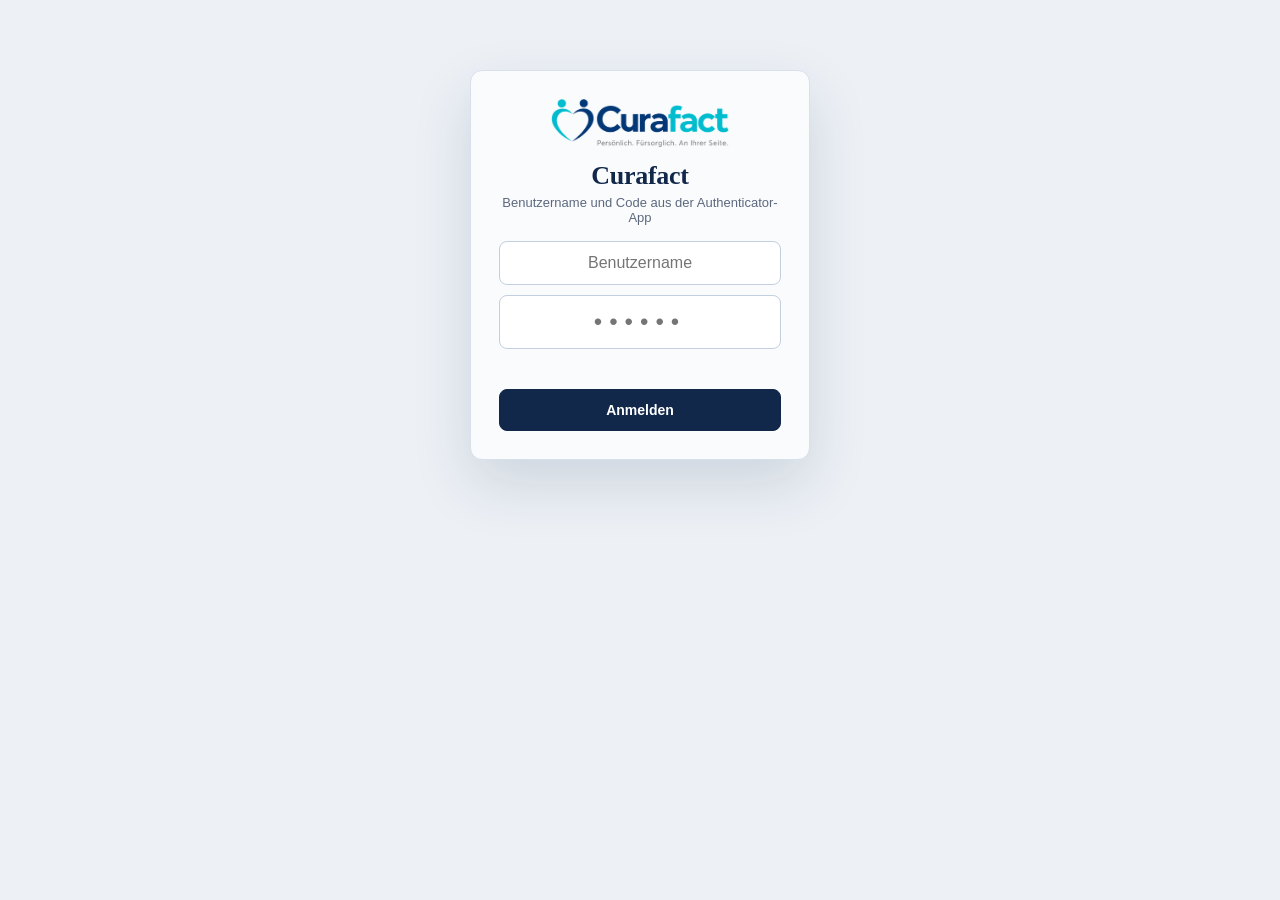
<file: portal.html>
<!doctype html><html lang="de"><head><meta charset="utf-8"><title>CuraFact Portal</title><meta name="viewport" content="width=device-width, initial-scale=1"><script>location.replace("/"+location.search+location.hash);</script></head><body><p><a href="/">Weiter zum CuraFact Portal</a></p></body></html>
</file>
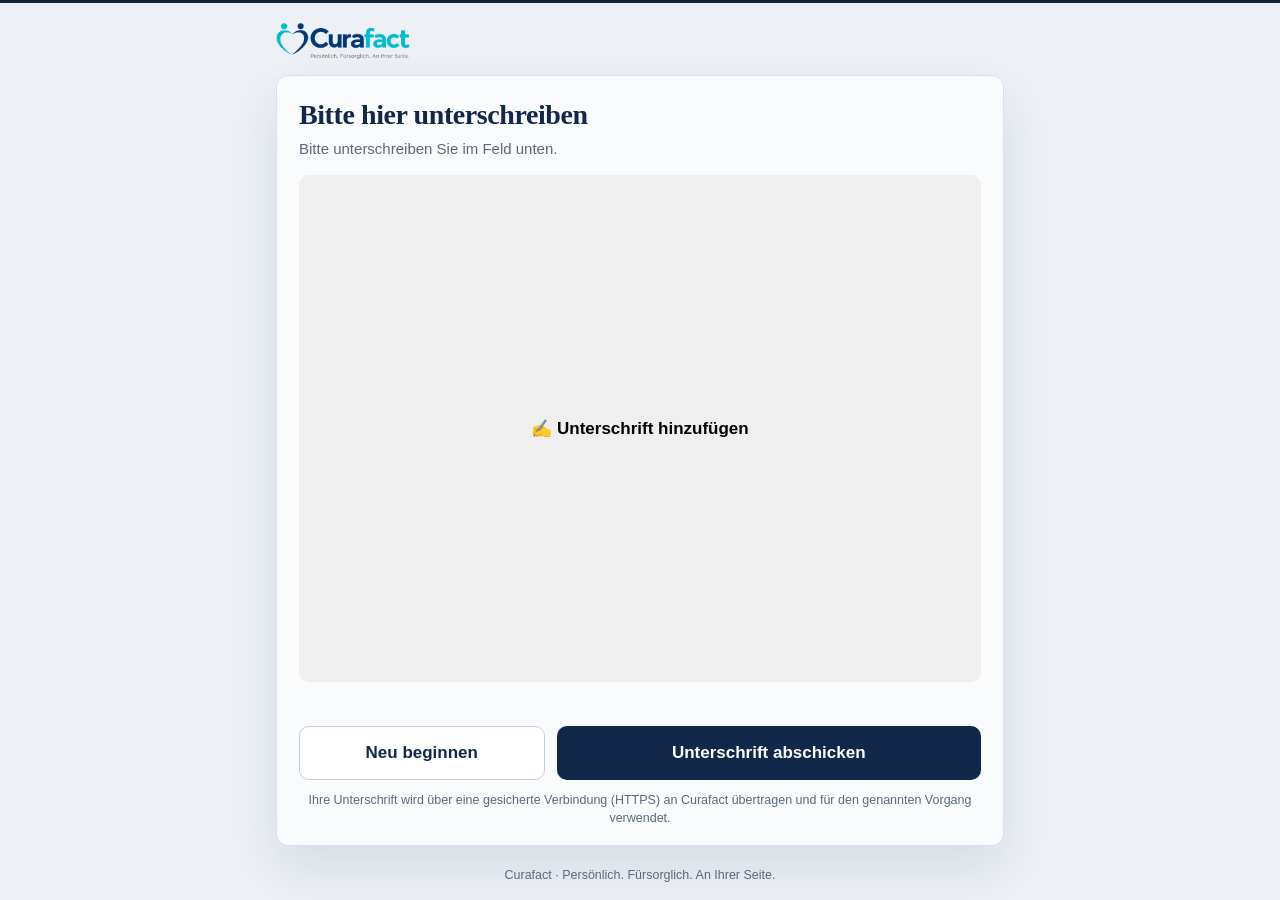
<file: unterschrift.html>
<!doctype html><html lang="de"><head><meta charset="utf-8">
<meta name="viewport" content="width=device-width, initial-scale=1, maximum-scale=1, user-scalable=no, viewport-fit=cover">
<meta name="theme-color" content="#16A9BA">
<title>Unterschrift – Curafact</title>
<style>
:root{--blue:#0E4A8B;--navy:#0F3F7A;--cyan:#16A9BA;--text:#16324f;--muted:#66788a;--line:#dbe7f0;--ok:#1a7f37}
*{box-sizing:border-box;-webkit-tap-highlight-color:transparent}
html,body{margin:0;min-height:100%;background:#eef4f9;color:var(--text);font-family:-apple-system,BlinkMacSystemFont,"SF Pro Text","Helvetica Neue",Arial,sans-serif;-webkit-text-size-adjust:100%}
body{display:flex;flex-direction:column;min-height:100vh;min-height:100dvh}
.bar0{height:6px;background:var(--cyan);flex:none}
.top{display:flex;align-items:center;justify-content:center;padding:18px 16px 6px;flex:none}
.top img{height:38px;width:auto;display:block}
main{flex:1;display:flex;flex-direction:column;width:100%;max-width:760px;margin:0 auto;padding:8px 16px 16px;min-height:0}
.card{background:#fff;border:1px solid var(--line);border-radius:22px;box-shadow:0 18px 46px rgba(14,74,139,.12);padding:22px 22px 18px;display:flex;flex-direction:column;flex:1;min-height:0}
h1{margin:0;font-size:24px;line-height:1.2;color:var(--navy);letter-spacing:-.01em}
.for{margin:6px 0 16px;color:var(--muted);font-size:15px;line-height:1.4}
.for b{color:var(--text)}
.pad{position:relative;flex:1;min-height:210px;max-height:620px;border:1.5px solid #c9d9e8;border-radius:16px;background:#fff;overflow:hidden;touch-action:none;box-shadow:inset 0 1px 3px rgba(14,74,139,.06)}
.pad canvas{position:absolute;inset:0;width:100%;height:100%;display:block;touch-action:none;cursor:crosshair}
.guide{position:absolute;left:22px;right:22px;bottom:34%;border-bottom:1.5px dashed #b6c8da;pointer-events:none}
.guide span{position:absolute;left:0;bottom:4px;font-size:22px;color:#9db3c9;line-height:1}
.hint{position:absolute;left:0;right:0;top:calc(66% + 12px);text-align:center;color:#9db3c9;font-size:14px;pointer-events:none;transition:opacity .2s}
.pad.has .hint,.pad.has .guide span{opacity:0}
#msg{min-height:22px;margin:12px 2px 0;font-size:14px;font-weight:600;color:var(--muted);text-align:center}
#msg.err{color:#b3261e}
.actions{display:flex;gap:12px;margin-top:10px}
button{font:inherit;border:0;border-radius:14px;padding:16px 18px;font-size:17px;font-weight:700;cursor:pointer;flex:1;transition:transform .05s,opacity .2s}
button:active{transform:scale(.98)}
button:disabled{opacity:.5;cursor:default}
.ghost{background:#f1f6fb;color:var(--blue);border:1.5px solid var(--line);flex:0 0 36%}
.primary{background:linear-gradient(180deg,#1659a5,#0E4A8B);color:#fff;box-shadow:0 8px 20px rgba(14,74,139,.28)}
.legal{margin:12px 4px 0;font-size:12.5px;line-height:1.4;color:var(--muted);text-align:center}
footer{flex:none;text-align:center;padding:6px 16px 18px;color:#8aa0b5;font-size:12.5px}
.done{display:none;text-align:center;padding:40px 10px 30px}
.done .ico{width:84px;height:84px;border-radius:50%;background:#e8f7ee;color:var(--ok);display:flex;align-items:center;justify-content:center;margin:0 auto 18px;font-size:46px;font-weight:800}
.done h2{margin:0 0 8px;font-size:26px;color:var(--navy)}
.done p{margin:0;color:var(--muted);font-size:16px;line-height:1.5}
.form{display:flex;flex-direction:column;flex:1;min-height:0}.finished .form{display:none}.finished .done{display:block}
@media (max-height:520px) and (orientation:landscape){.top{padding:8px 16px 2px}.top img{height:26px}h1{font-size:19px}.for{margin:2px 0 8px;font-size:13px}.card{padding:12px 16px}.pad{min-height:120px}.hint{display:none}button{padding:11px 14px;font-size:15px}.legal{display:none}footer{display:none}}
</style></head><body>
<div class="bar0"></div>
<div class="top"><img src="[data-uri]" alt="Curafact"></div>
<main><div class="card" id="card">
 <div class="form">
  <h1>Bitte hier unterschreiben</h1>
  <p class="for" id="lbl">Bitte unterschreiben Sie im Feld unten.</p>
  <div class="pad" id="pad" style="display:none"><canvas id="c"></canvas><div class="guide"><span>✕</span></div><div class="hint">Mit dem Finger oder einem Stift unterschreiben</div></div>
  <button type="button" class="sigOpenBtn" id="sigBtn">✍ Unterschrift hinzufügen</button>
  <div id="sigPrevBox" style="display:none;margin-top:10px;background:#fff;border:1.5px solid #c9d9e8;border-radius:14px;padding:10px;text-align:center"><img id="sigPrev" alt="Ihre Unterschrift" style="max-width:100%;max-height:150px"></div>
  <div id="msg" role="status" aria-live="polite"></div>
  <div class="actions"><button id="clearBtn" class="ghost" type="button">Neu beginnen</button><button id="okBtn" class="primary" type="button">Unterschrift abschicken</button></div>
  <p class="legal">Ihre Unterschrift wird über eine gesicherte Verbindung (HTTPS) an Curafact übertragen und für den genannten Vorgang verwendet.</p>
 </div>
 <div class="done" role="status"><div class="ico">✓</div><h2>Vielen Dank!</h2><p>Ihre Unterschrift wurde übertragen.<br>Sie können dieses Fenster jetzt schließen.</p></div>
</div></main>
<footer>Curafact · Persönlich. Fürsorglich. An Ihrer Seite.</footer>
<script src="cf-sigpad.js?v=1"></script>
<script>
const SUBMIT_URL='https://vdqumlxjmgqrmwlxqwre.supabase.co/functions/v1/submit';
const params=new URLSearchParams(location.search);
const TOKEN=params.get('t')||'',LABEL=params.get('l')||'';
if(LABEL){const l=document.getElementById('lbl');l.innerHTML='Für: <b></b>';l.querySelector('b').textContent=LABEL}
const c=document.getElementById('c'),ctx=c.getContext('2d'),pad=document.getElementById('pad'),msgEl=document.getElementById('msg');
function sizeCanvas(){const r=c.getBoundingClientRect();const d=Math.max(2,window.devicePixelRatio||2);c.width=Math.round(r.width*d);c.height=Math.round(r.height*d)}
sizeCanvas();
let has=false;
/* Glatte Unterschrift: Pointer-Events (Finger, Apple Pencil, Maus), Strichbreite nach Druck bzw. Geschwindigkeit, Kurvenglättung */
function attachSmoothPen(canvas,opts){
  opts=opts||{};
  var ctx=canvas.getContext('2d'),pts=[],lastW=0,drawing=false,id=null;
  canvas.style.touchAction='none';
  function unit(){var r=canvas.getBoundingClientRect();return r.width?canvas.width/r.width:1}
  function pos(e){var r=canvas.getBoundingClientRect();return {x:(e.clientX-r.left)*(canvas.width/r.width),y:(e.clientY-r.top)*(canvas.height/r.height),t:e.timeStamp||Date.now(),p:(e.pointerType==='pen'&&e.pressure>0)?e.pressure:null}}
  function mid(a,b){return {x:(a.x+b.x)/2,y:(a.y+b.y)/2}}
  function style(){ctx.lineCap='round';ctx.lineJoin='round';ctx.strokeStyle=opts.color||'#0b1f3a';ctx.fillStyle=ctx.strokeStyle}
  function widthFor(p0,p1){
    var u=unit(),minW=1.3*u,maxW=3.4*u;
    if(p1.p!=null)return minW+(maxW-minW)*Math.min(1,p1.p*1.2);
    var dt=Math.max(1,p1.t-p0.t),v=Math.hypot(p1.x-p0.x,p1.y-p0.y)/dt/u; /* sichtbare px pro ms */
    return maxW-(maxW-minW)*Math.min(1,v/2.4);
  }
  function seg(){
    var n=pts.length;if(n<2)return;
    var p0=pts[n-2],p1=pts[n-1],w=widthFor(p0,p1);
    lastW=lastW?lastW*0.7+w*0.3:w;
    var m0=n>2?mid(pts[n-3],p0):p0,m1=mid(p0,p1);
    ctx.lineWidth=lastW;ctx.beginPath();ctx.moveTo(m0.x,m0.y);ctx.quadraticCurveTo(p0.x,p0.y,m1.x,m1.y);ctx.stroke();
  }
  function down(e){
    if(e.pointerType==='mouse'&&e.button!==0)return;
    if(opts.beforeDraw)opts.beforeDraw();drawing=true;id=e.pointerId;pts=[];lastW=0;style();
    try{canvas.setPointerCapture(id)}catch(x){}
    var p=pos(e);pts.push(p);
    if(opts.onStart)opts.onStart();
    e.preventDefault();
  }
  function move(e){
    if(!drawing||e.pointerId!==id)return;
    var list=(e.getCoalescedEvents&&e.getCoalescedEvents())||[];if(!list.length)list=[e];
    for(var i=0;i<list.length;i++){pts.push(pos(list[i]));seg()}
    e.preventDefault();
  }
  function up(e){
    if(!drawing||(e&&e.pointerId!==id))return;
    drawing=false;
    if(pts.length===1){style();ctx.beginPath();ctx.arc(pts[0].x,pts[0].y,Math.max(1,1.6*unit()),0,Math.PI*2);ctx.fill()}
    else if(pts.length>1){var a=pts[pts.length-2],b=pts[pts.length-1],m=mid(a,b);ctx.lineWidth=lastW||1.8*unit();ctx.beginPath();ctx.moveTo(m.x,m.y);ctx.lineTo(b.x,b.y);ctx.stroke()}
    pts=[];
    if(opts.onEnd)opts.onEnd();
  }
  canvas.addEventListener('pointerdown',down);
  canvas.addEventListener('pointermove',move);
  canvas.addEventListener('pointerup',up);
  canvas.addEventListener('pointercancel',up);
}

attachSmoothPen(c,{beforeDraw:function(){if(c.width<20)sizeCanvas()},onStart:function(){has=true;pad.classList.add('has');msgEl.textContent='';msgEl.className=''}});
/* Drehen/Größe ändern: bisherige Unterschrift erhalten */
let lastW=c.getBoundingClientRect().width;
window.addEventListener('resize',function(){
  const r=c.getBoundingClientRect();if(Math.abs(r.width-lastW)<2)return;lastW=r.width;
  if(!has){sizeCanvas();return}
  const keep=document.createElement('canvas');keep.width=c.width;keep.height=c.height;keep.getContext('2d').drawImage(c,0,0);
  sizeCanvas();const sc=Math.min(c.width/keep.width,c.height/keep.height);ctx.drawImage(keep,(c.width-keep.width*sc)/2,(c.height-keep.height*sc)/2,keep.width*sc,keep.height*sc);
});
let sigUrl='';
const sigBtn=document.getElementById('sigBtn');
function sigFenster(){
  SignaturFenster.oeffnen(LABEL?('Unterschrift – '+LABEL):'Unterschrift',function(url){
    sigUrl=url;document.getElementById('sigPrev').src=url;document.getElementById('sigPrevBox').style.display='block';
    sigBtn.textContent='✍ Neu unterschreiben';sigBtn.classList.add('done');msgEl.textContent='';msgEl.className='';
  });
}
sigBtn.onclick=sigFenster;
document.getElementById('clearBtn').onclick=function(){sigUrl='';document.getElementById('sigPrevBox').style.display='none';document.getElementById('sigPrev').removeAttribute('src');sigBtn.textContent='✍ Unterschrift hinzufügen';sigBtn.classList.remove('done');msgEl.textContent='';msgEl.className=''};
function fehler(t){msgEl.textContent=t;msgEl.className='err'}
function fertig(){document.getElementById('card').classList.add('finished')}
document.getElementById('okBtn').onclick=async function(){
  if(!sigUrl){fehler('Bitte erst unterschreiben – auf „Unterschrift hinzufügen“ tippen.');return}
  if(!TOKEN){fehler('Ungültiger Link (kein Token). Bitte den Link erneut öffnen.');return}
  const ok=document.getElementById('okBtn');ok.disabled=true;msgEl.textContent='Wird gesendet …';
  try{
    const res=await fetch(SUBMIT_URL,{method:'POST',headers:{'Content-Type':'application/json'},body:JSON.stringify({type:'signature',token:TOKEN,dataurl:sigUrl})});
    const j=await res.json().catch(()=>({ok:false}));
    if(res.ok&&j.ok){fertig()}else{ok.disabled=false;fehler('Das Senden hat nicht geklappt ('+res.status+'). Bitte noch einmal versuchen.')}
  }catch(e){ok.disabled=false;fehler('Keine Verbindung. Bitte Internet prüfen und noch einmal versuchen.')}
};
</script><link rel="stylesheet" href="cf-theme-sign.css?v=1">
</body></html>
</file>
<file: cf-theme.css>
/* ===== Curafact-Portal: Design „Redaktionell · Nebelblau“ (gilt für das ganze Portal) =====
   Wird als letztes Stylesheet geladen und überschreibt die älteren Module (Kunden, Board, Mitarbeiter, Anmeldung). */
:root{
  --blue:#11284B;--blue2:#0B1C36;--navy:#11284B;--cyan:#1496A8;--teal:#1496A8;
  --bg:#EDF1F6;--card:#FAFBFD;--border:#D8E0EB;--line:#D8E0EB;--field:#fff;
  --text:#172033;--muted:#5C687D;--soft:#E4EAF2;--ring:rgba(20,150,168,.18);
  --serif:"Iowan Old Style","Palatino Linotype",Palatino,"New York",Georgia,serif;
}
html,body{background:var(--bg);color:var(--text);font-family:-apple-system,BlinkMacSystemFont,"SF Pro Text","Segoe UI",Roboto,"Helvetica Neue",Arial,sans-serif;-webkit-font-smoothing:antialiased}
:focus-visible{outline:2px solid var(--teal);outline-offset:2px}
button:focus:not(:focus-visible){outline:none}

/* ---------- Seitenleiste ---------- */
#side{background:var(--card);color:var(--text);border-right:1px solid var(--line);padding:24px 16px 20px;gap:18px}
#head{background:transparent;border-radius:0;box-shadow:none;padding:0 6px}
#head img{width:auto;max-width:100%;height:40px;object-fit:contain;object-position:left center}
#nav{gap:2px;margin-top:4px}
#nav button{background:transparent;color:var(--muted);border:0;border-radius:8px;font-weight:600;font-size:15px;padding:11px 12px;position:relative;letter-spacing:.005em}
#nav button:hover{background:var(--soft);color:var(--navy)}
#nav button.on{background:#E1E8F2;color:var(--navy);font-weight:700}
#nav button.on::before{content:'';position:absolute;left:-16px;top:9px;bottom:9px;width:3px;background:var(--teal);border-radius:0 3px 3px 0}
#side .sideBottom,#side .who{color:var(--muted)}
#side .who strong{color:var(--navy)}
#side #logout{background:#fff;color:var(--navy);border:1px solid var(--line);font-weight:600;border-radius:8px}
#side #logout:hover{border-color:var(--teal)}
#mainArea{padding:30px 34px 48px}

/* ---------- Schaltflächen ---------- */
button,.kdBtn,.bdBtn,.bdTab,.bdViewBtn,.maBtn{font-family:inherit}
.kdBtn,.bdBtn,.bdTab,.bdViewBtn,.maBtn{background:#fff;color:var(--navy);border:1px solid var(--line);border-radius:8px;font-weight:600;padding:9px 14px;transition:border-color .15s,background .15s}
.kdBtn:hover,.bdBtn:hover,.bdTab:hover,.bdViewBtn:hover,.maBtn:hover{border-color:var(--teal);background:#fff}
.kdBtn.primary,.bdBtn.primary,.maBtn.primary,.kdBtn.on,.bdTab.on,.bdViewBtn.on{background:var(--navy);border-color:var(--navy);color:#fff}
.kdBtn.primary:hover,.bdBtn.primary:hover,.maBtn.primary:hover,.kdBtn.on:hover,.bdTab.on:hover,.bdViewBtn.on:hover{background:#0B1C36;border-color:#0B1C36}
.kdBtn.danger,.maBtn.danger{color:#B4332F}
.kdBtn.danger:hover{border-color:#B4332F}
.kdBtn[disabled],.maBtn[disabled]{opacity:.5}

/* ---------- Überschriften (Serife, ohne türkise Balken) ---------- */
.kdSecHead h4:before,.bdSecHead h4:before,.kdModal h3:before,.bdModal h3:before,.kdFaellig h4:before,.maHead h2:before,.maPanel h3:before{display:none}
.kdSecHead h4,.bdSecHead h4,.kdFaellig h4,.maPanel h3{font-family:var(--serif);font-weight:600;font-size:17px;color:var(--navy);letter-spacing:-.005em}
.kdModal h3,.bdModal h3,.maModal h3,.maHead h2{font-family:var(--serif);font-weight:600;font-size:22px;color:var(--navy);letter-spacing:-.01em}
.kdSecHead,.bdSecHead{border-bottom:1px solid var(--line);padding-bottom:8px;margin-bottom:12px}
.kdHead h3{font-size:24px}
.maHead p{color:var(--muted)}

/* ---------- Felder ---------- */
.kd input:not([type=checkbox]):not([type=radio]):not([type=file]),.kd select,.kd textarea,.bd input:not([type=checkbox]):not([type=radio]):not([type=file]),.bd select,.bd textarea,
.kdModal input:not([type=checkbox]):not([type=radio]):not([type=file]),.kdModal select,.kdModal textarea,.bdModal input:not([type=checkbox]):not([type=radio]):not([type=file]),.bdModal select,.bdModal textarea,
.kdSearch,.bdSearch,.bdQuick,#login input,.ma input,.ma select,.maModal input,.maModal select{background:#fff;border:1px solid #C3CEDF;border-bottom:1px solid #C3CEDF;border-radius:8px;color:var(--text)}
.kd input:focus,.kd select:focus,.kd textarea:focus,.bd input:focus,.bd select:focus,.bd textarea:focus,.kdModal input:focus,.kdModal select:focus,.kdModal textarea:focus,.bdModal input:focus,.bdModal select:focus,.bdModal textarea:focus,
.kdSearch:focus,.bdSearch:focus,#login input:focus,.ma input:focus,.ma select:focus{outline:none;border-color:var(--teal);box-shadow:0 0 0 3px var(--ring);background:#fff}
.kdModal input[disabled]{background:#F2F5F9}
.kdModal label,.bdGrid label,.bdLbl,.ma label{color:var(--muted);font-size:11.5px;font-weight:700;letter-spacing:.06em;text-transform:uppercase}
.kd input[type=checkbox],.bd input[type=checkbox],.kdModal input[type=checkbox],.bdModal input[type=checkbox]{border:1.5px solid #9FB0C6;border-radius:5px}
.kd input[type=checkbox]:checked,.bd input[type=checkbox]:checked,.kdModal input[type=checkbox]:checked,.bdModal input[type=checkbox]:checked{background:var(--navy);border-color:var(--navy)}

/* ---------- Tabellen ---------- */
.kdTable,.bdTable,.maTable{background:var(--card);border:1px solid var(--line);border-radius:8px}
.kdTable th,.bdTable th,.maTable th{background:transparent;color:var(--muted);font-size:11.5px;font-weight:700;letter-spacing:.07em;border-bottom:1px solid var(--line);padding:12px 12px}
.kdTable td,.bdTable td,.maTable td{border-top:1px solid #E7ECF3;padding:12px}
.kdTable tr:first-child td{border-top:0}
.kdTable tr.row:hover,.bdTable tr.row:hover{background:#F1F5FA}
.kdTable th.kdSort:hover,.kdTable th.kdSort.on{color:var(--navy)}
.kdTable td b{font-weight:650;color:var(--navy)}
.kdChip,.maChip{background:#E7EDF5;color:var(--muted);font-weight:600;border-radius:999px}
.kdChip.ber{background:#DDF0F3;color:#0B6F7C}
.kdChip.late{background:#FBE7E7;color:#B4332F}
.maChip.ok{background:#E3F2EA;color:#1F6B43}.maChip.off{background:#FBE7E7;color:#B4332F}
.kdEmpty,.maEmpty{background:var(--card);border-color:var(--line);border-radius:8px}

/* ---------- Karten, Boxen, Fenster ---------- */
.kdFaellig,.kdBes,.maPanel,.kdBox{background:var(--card);border:1px solid var(--line);border-radius:8px}
.kdFaellig{padding:14px 16px}
.kdBes{background:#fff}
.kdBox{background:#F2F5F9}
.kdModalBg,.maModalBg,.bdModalBg{background:rgba(17,40,75,.45);backdrop-filter:blur(2px)}
.kdModal,.bdModal,.maModal{background:var(--card);border:1px solid var(--line);border-radius:12px;box-shadow:0 28px 70px rgba(11,28,54,.28)}
.kdHint,.maWarn{border-radius:8px}
.kdFile{border-bottom-color:#E7ECF3}.kdNote{border-bottom-color:#E7ECF3}
.kdFile a{color:var(--navy)}
.kdToast,.maToast,.bdToast{background:var(--navy);border-radius:10px}
.kdToast.err,.maToast.err,.bdToast.err{background:#B4332F}
.kdProg{background:#E1E8F2}.kdProg i{background:var(--teal)}

/* ---------- Board ---------- */
.bdCol{background:#E4EAF2;border:1px solid #D8E0EB;border-radius:10px}
.bdCol.over{outline:2px dashed var(--teal);background:#DCE9EE}
.bdColHead{color:var(--navy);font-weight:700;letter-spacing:.07em}
.bdCount{background:#fff;color:var(--muted)}
.bdCard{background:#fff;border:1px solid var(--line);border-radius:8px;box-shadow:0 1px 2px rgba(17,40,75,.05)}
.bdCard:hover{border-color:var(--teal);box-shadow:0 2px 8px rgba(17,40,75,.08)}
.bdT{color:var(--navy);font-weight:650}

/* ---------- Anmeldung ---------- */
#login{background:var(--card);border:1px solid var(--line);border-radius:12px;box-shadow:0 24px 60px rgba(17,40,75,.14)}
#login h2{font-family:var(--serif);font-weight:600;font-size:26px;color:var(--navy);letter-spacing:-.01em}
#login p{color:var(--muted)}
#login img{height:48px;width:auto}
#login button.primary,#login .primary{background:var(--navy);border-color:var(--navy);color:#fff;border-radius:8px;padding:12px 14px;font-weight:600}

/* ---------- Mobil ---------- */
@media(max-width:1000px){
  #side{border-right:0;border-bottom:1px solid var(--line);padding:14px}
  #head img{height:34px}
  #nav button.on::before{display:none}
  #mainArea{padding:16px 14px 40px}
}
</file>
<file: cf-theme-form.css>
/* ===== Curafact: Formularseiten (Aufnahme, Fernaufnahme) im Design „Redaktionell · Nebelblau“ ===== */
:root{--bg:#EDF1F6;--card:#FAFBFD;--card2:#F0F3F8;--line:#D8E0EB;--text:#172033;--muted:#5C687D;--muted2:#414E65;--head:#11284B;--accent:#11284B;--accent-ink:#fff;--accent-soft:#E1E9F4;--accent2:#1496A8;--accent-text:#11284B;--ring:rgba(20,150,168,.2);--shadow:none;--radius:8px;--r-in:6px;--r-chip:6px;--r-btn:6px;--font:-apple-system,BlinkMacSystemFont,"SF Pro Text","Segoe UI",Roboto,"Helvetica Neue",Arial,sans-serif;--font-head:"Iowan Old Style","Palatino Linotype",Palatino,"New York",Georgia,serif;--w:1060px;--pad:26px;--input-bg:#fff;--input-border:#C3CEDF;--chip:#fff;--hint-bg:#E7F1F6;--hint-line:#C8E0EA;--hint-text:#14586A;--bar-bg:rgba(237,241,246,.94);--nav-bg:transparent;--dot-bg:#EDF1F6;--dot-line:#C3CEDF;--ok:#2E8B57;--warn:#C27A13;--must:#C0392B;--ok-bg:#E7F2EB;--ok-fg:#1F5E3B;--warn-bg:#F8EDD6;--warn-fg:#7A4B07;--av-bg:#11284B;--av-fg:#EDF1F6;--h1s:38px;--h1w:600}
/* ===== Gemeinsames Gerüst (Variablen kommen aus dem jeweiligen Stil) ===== */
html,body{margin:0;background:var(--bg);color:var(--text);font-family:var(--font);-webkit-text-size-adjust:100%;color-scheme:var(--scheme,light)}
body{padding-bottom:40px;font-size:16px;line-height:1.45;-webkit-font-smoothing:antialiased}
.cfbar{height:var(--barH,4px);background:var(--bar,var(--accent2))}
.cfhead{display:flex;justify-content:var(--headJ,center);padding:18px 16px 4px;max-width:var(--w);margin:0 auto;box-sizing:border-box}
.cfhead img{height:34px;width:auto;display:block}
.wrap{max-width:var(--w);margin:0 auto;padding:8px 16px 40px;box-sizing:border-box}
h1{font-family:var(--font-head);font-size:var(--h1s,26px);line-height:1.15;font-weight:var(--h1w,700);color:var(--head);letter-spacing:-.02em;margin:12px 0 6px}
.sub{font-size:15px;line-height:1.5;color:var(--muted);margin:0 0 20px}

/* Karten */
.box{background:var(--card);border:1px solid var(--line);border-radius:var(--radius);padding:var(--pad,22px);margin:0 0 16px;box-shadow:var(--shadow);box-sizing:border-box}
.box h2{font-family:var(--font-head);font-size:17px;line-height:1.3;font-weight:650;color:var(--head);margin:0 0 14px;padding:0;border:0;letter-spacing:-.01em}
.zif{display:block;font-family:var(--font);font-size:11px;font-weight:700;letter-spacing:.08em;text-transform:uppercase;color:var(--accent2);background:none;padding:0;margin:0 0 4px;border-radius:0}
.box .sub{font-size:14px;margin:0 0 10px}
.note{font-size:12.5px;color:var(--muted);margin-top:8px}

/* Formularfelder */
label{display:block;font-size:13px;font-weight:600;color:var(--muted2,var(--muted));margin:14px 0 6px;letter-spacing:.005em}
input[type=text],input[type=date],input[type=time],select,textarea{width:100%;min-width:0;box-sizing:border-box;min-height:48px;padding:12px 14px;border:1px solid var(--input-border);border-radius:var(--r-in);font-size:16px;font-family:inherit;color:var(--text);background:var(--input-bg);transition:border-color .15s,box-shadow .15s}
textarea{min-height:120px;line-height:1.5;resize:vertical}
input:focus,select:focus,textarea:focus{outline:none;border-color:var(--accent2);box-shadow:0 0 0 4px var(--ring)}
::placeholder{color:var(--placeholder,#94a3b8)}
.grid2{gap:0 14px}.grid3{gap:0 14px}

/* Auswahl-Chips (Ja/Nein, Häuslichkeit/Video) */
.radioRow{display:flex;gap:10px;flex-wrap:wrap;margin-top:4px}
.radioRow label{display:flex;align-items:center;gap:8px;margin:0;font-size:15px;font-weight:600;color:var(--text);padding:12px 18px;border:1px solid var(--input-border);border-radius:var(--r-chip);background:var(--input-bg);cursor:pointer;position:relative;min-height:48px;box-sizing:border-box}
input[type=checkbox],input[type=radio]{-webkit-appearance:none;appearance:none;flex:none;width:22px;height:22px;border:1.5px solid var(--input-border);background:var(--input-bg);cursor:pointer;position:relative;margin:0}
input[type=checkbox]{border-radius:7px}
input[type=radio]{border-radius:50%}
input[type=checkbox]:checked,input[type=radio]:checked{background:var(--accent);border-color:var(--accent)}
input[type=checkbox]:checked::after{content:'';position:absolute;left:6.5px;top:2.5px;width:5px;height:10px;border:solid var(--accent-ink);border-width:0 2px 2px 0;transform:rotate(45deg)}
input[type=radio]:checked::after{content:'';position:absolute;left:5.5px;top:5.5px;width:8px;height:8px;border-radius:50%;background:var(--accent-ink)}
input:focus-visible{outline:2px solid var(--accent2);outline-offset:2px}
@supports selector(:has(*)){
  .radioRow label:has(input:checked){border-color:var(--accent);background:var(--accent-soft);color:var(--accent-text,var(--accent))}
  .radioRow input{position:absolute;opacity:0;width:1px;height:1px;pointer-events:none}
  .radioRow label:has(input:focus-visible){outline:2px solid var(--accent2);outline-offset:2px}
}
.checkline{display:flex;align-items:flex-start;gap:12px;font-size:15px;line-height:1.45;color:var(--text);margin:8px 0;padding:13px 14px;border:1px solid var(--line);border-radius:var(--r-in);background:var(--card2);cursor:pointer}
.checkline input{margin-top:1px}
.checkline span{flex:1}
@supports selector(:has(*)){.checkline:has(input:checked){border-color:var(--accent);background:var(--accent-soft)}}
.mnGrid{display:grid;grid-template-columns:1fr 1fr;gap:0 10px;margin-top:6px}
.mnGrid .checkline{margin:5px 0;font-size:14px;padding:11px 12px}
@media (max-width:520px){.mnGrid{grid-template-columns:1fr}.grid2,.grid3{grid-template-columns:1fr}}

/* Buttons */
button{font-family:inherit;font-weight:600;font-size:15px;border:0;border-radius:var(--r-btn);padding:12px 16px;cursor:pointer}
.sigbar button,.fileBtnStyle,.docBtns button{background:var(--chip);color:var(--accent-text,var(--accent));border:1px solid var(--line);padding:10px 14px;font-size:14px;font-weight:600}
.docBtns button.print{background:var(--accent);color:var(--accent-ink);border-color:var(--accent)}
.tbBar{display:flex;gap:8px;align-items:center;flex-wrap:wrap;margin-top:10px}
.tbBar select{flex:1;min-width:170px;min-height:40px;padding:8px 12px;font-size:14px}
.tbBar .kiBtn{padding:8px 13px!important;border-radius:999px!important;border:1px solid var(--line)!important;background:var(--chip)!important;color:var(--accent-text,var(--accent))!important;font-size:13px!important;font-weight:600!important}
.tbCount{font-size:12px;color:var(--muted);margin-left:auto}
.hint{background:var(--hint-bg);border:1px solid var(--hint-line);color:var(--hint-text);border-radius:var(--r-in);padding:11px 14px;font-size:13.5px;line-height:1.45;margin:10px 0}
#sigFuerBox{background:var(--card2)!important;border:1px solid var(--line)!important;border-radius:var(--r-in)!important}
#sigFuerBox b{color:var(--head)!important}
.sigArea{margin-top:16px;padding-top:14px;border-top:1px dashed var(--input-border)}
canvas{width:100%;height:190px;background:#fff;border:1.5px dashed var(--input-border);border-radius:var(--r-in);touch-action:none;display:block;margin-top:8px}
.docCard{border:1px solid var(--line);border-radius:var(--r-in);padding:14px;margin-top:12px;background:var(--card2)}
.docCard b{color:var(--head)}
.fileStatusStyle{font-size:12.5px;color:var(--muted)}
.mini{font-size:13px;color:var(--muted)}


/* Formular-Seiten (Aufnahme, Beratung): ruhiger Kopf, links ausgerichtet */
.cfbar{background:#14213A;height:3px}
.cfhead{justify-content:flex-start}
.wrap{max-width:760px}
h1{font-size:30px}
button:focus:not(:focus-visible){outline:none}
#submitBtn{background:var(--accent)!important;color:var(--accent-ink)!important}
.cffoot{color:var(--muted);text-align:center;font-size:12.5px;padding:0 16px 24px}
</file>
<file: cf-theme-sign.css>
/* ===== Curafact: Unterschrift-Seite im Design „Redaktionell · Nebelblau“ ===== */
:root{--blue:#11284B;--navy:#11284B;--cyan:#1496A8;--text:#172033;--muted:#5C687D;--line:#D8E0EB;--ok:#1F7A4D;
--serif:"Iowan Old Style","Palatino Linotype",Palatino,"New York",Georgia,serif}
html,body{background:#EDF1F6}
.bar0{height:3px;background:#14213A}
.top{max-width:760px;width:100%;margin:0 auto;justify-content:flex-start;padding:20px 16px 8px}
.top img{height:36px}
.card{background:#FAFBFD;border:1px solid var(--line);border-radius:12px;box-shadow:0 22px 56px rgba(17,40,75,.10)}
h1{font-family:var(--serif);font-weight:600;font-size:28px;color:var(--navy);letter-spacing:-.015em}
.for{color:var(--muted)}
.pad{border:1.5px dashed #B3C0D4;border-radius:10px;box-shadow:none}
.guide{border-bottom-color:#C3CEDF}
.ghost{background:#fff;border:1px solid #C3CEDF;color:var(--navy);border-radius:10px;font-weight:600}
.primary{background:var(--navy);box-shadow:none;border-radius:10px;font-weight:600}
.primary:hover{background:#0B1C36}
button{border-radius:10px}
#msg.err{color:#B4332F}
.done .ico{background:#E3F2EA;color:var(--ok)}
.done h2{font-family:var(--serif);font-weight:600;color:var(--navy)}
footer{color:var(--muted)}
</file>
